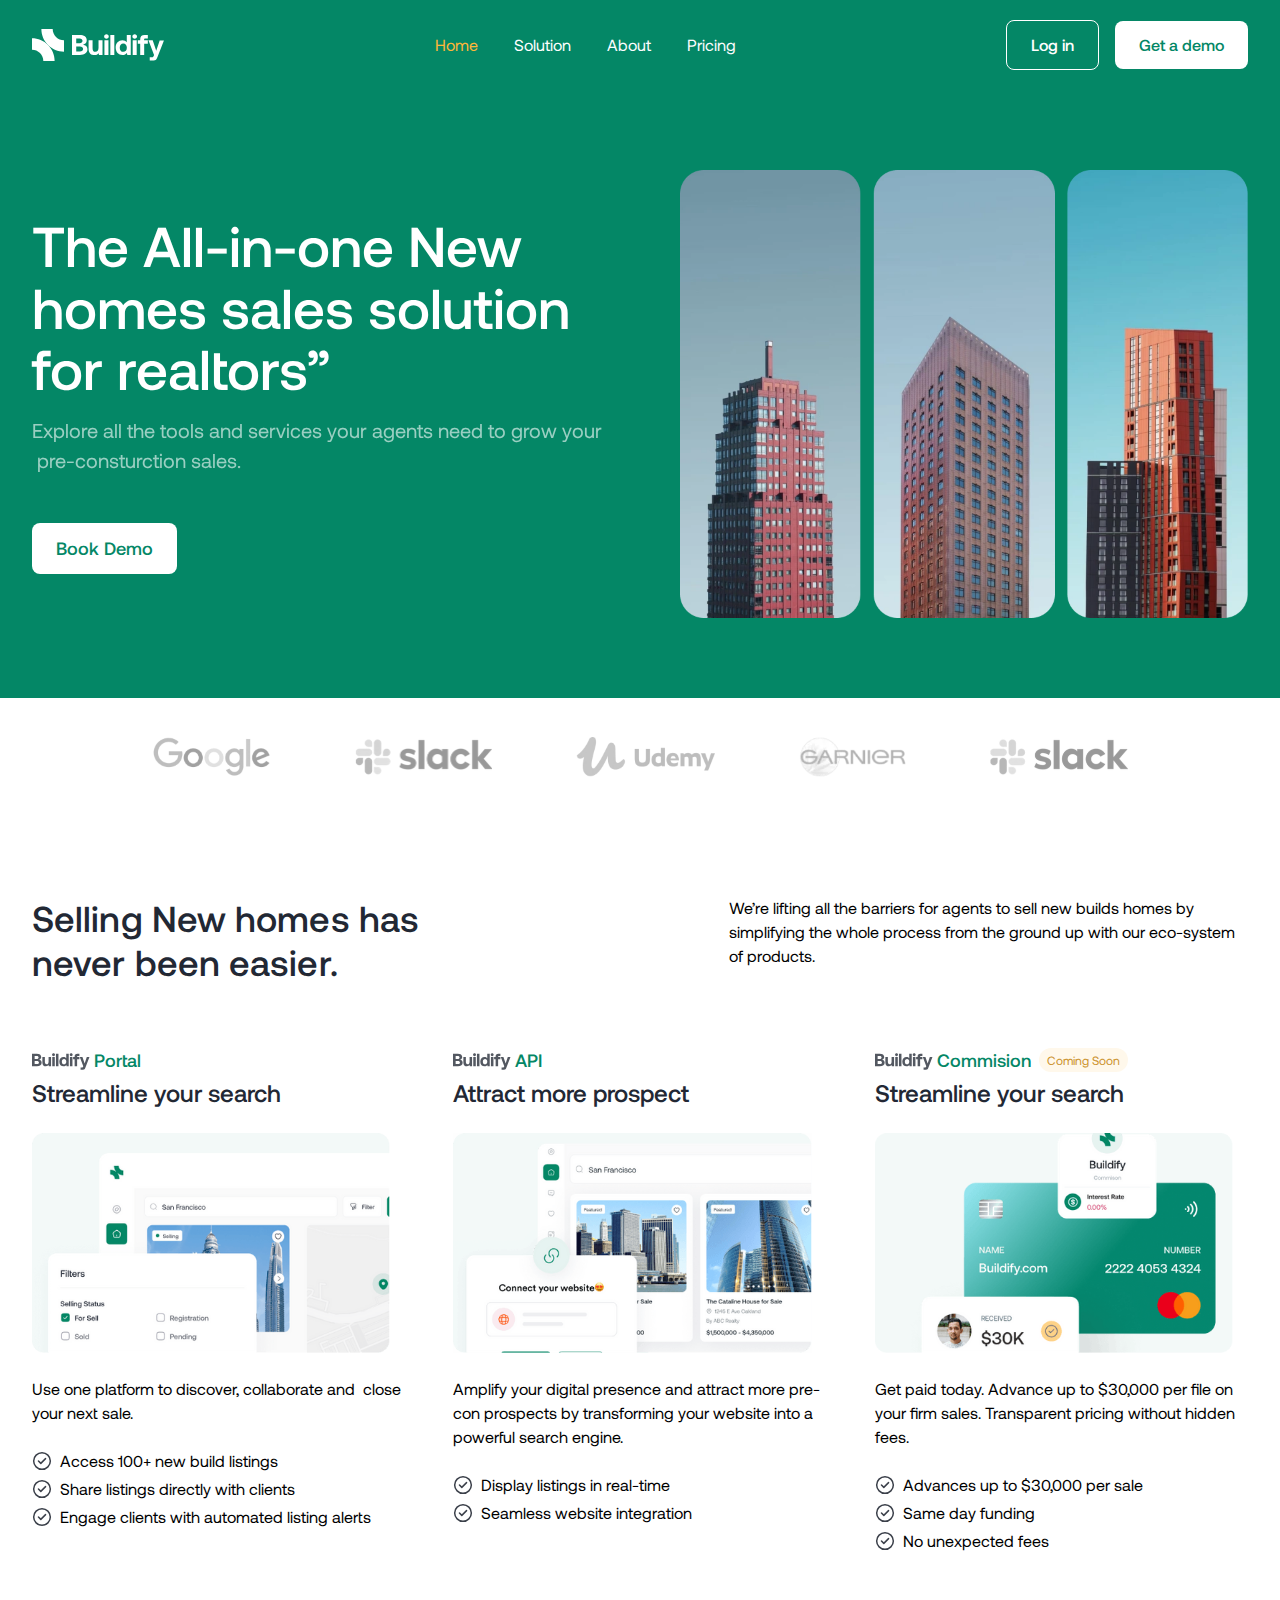
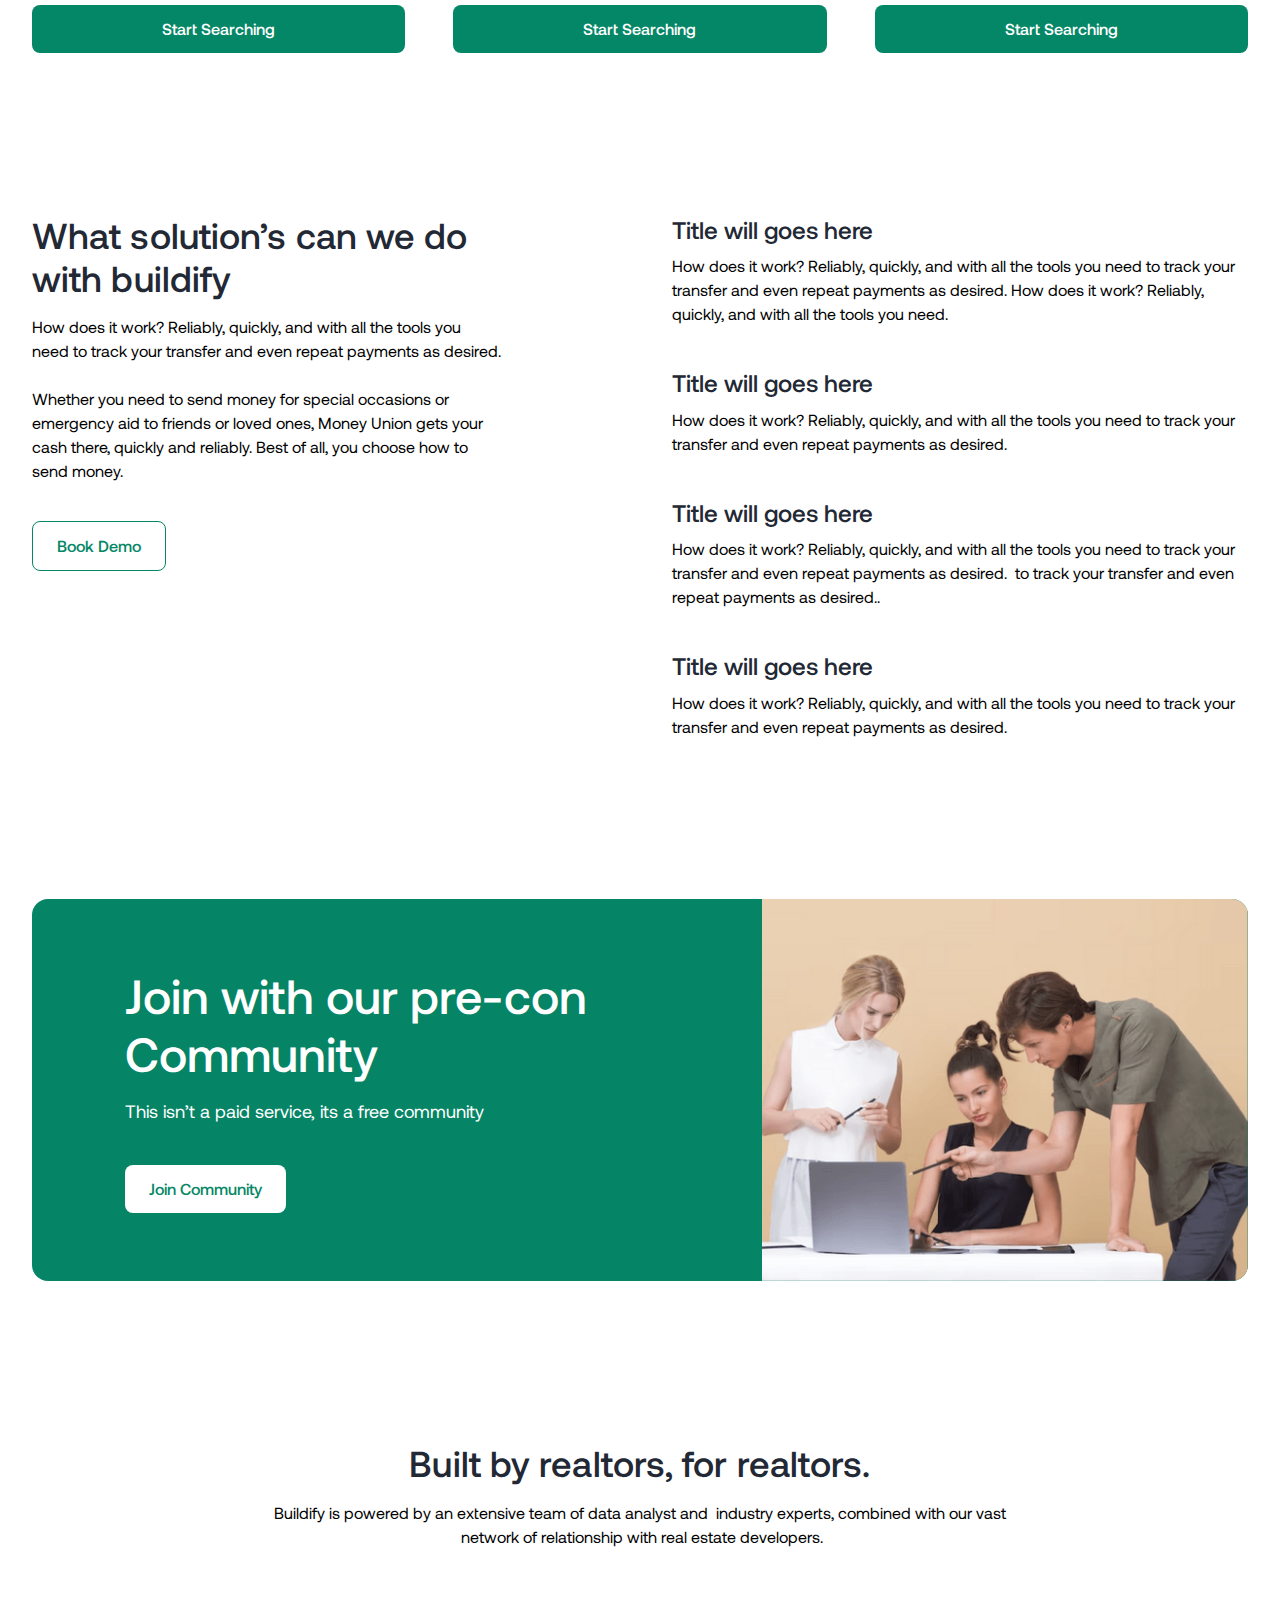
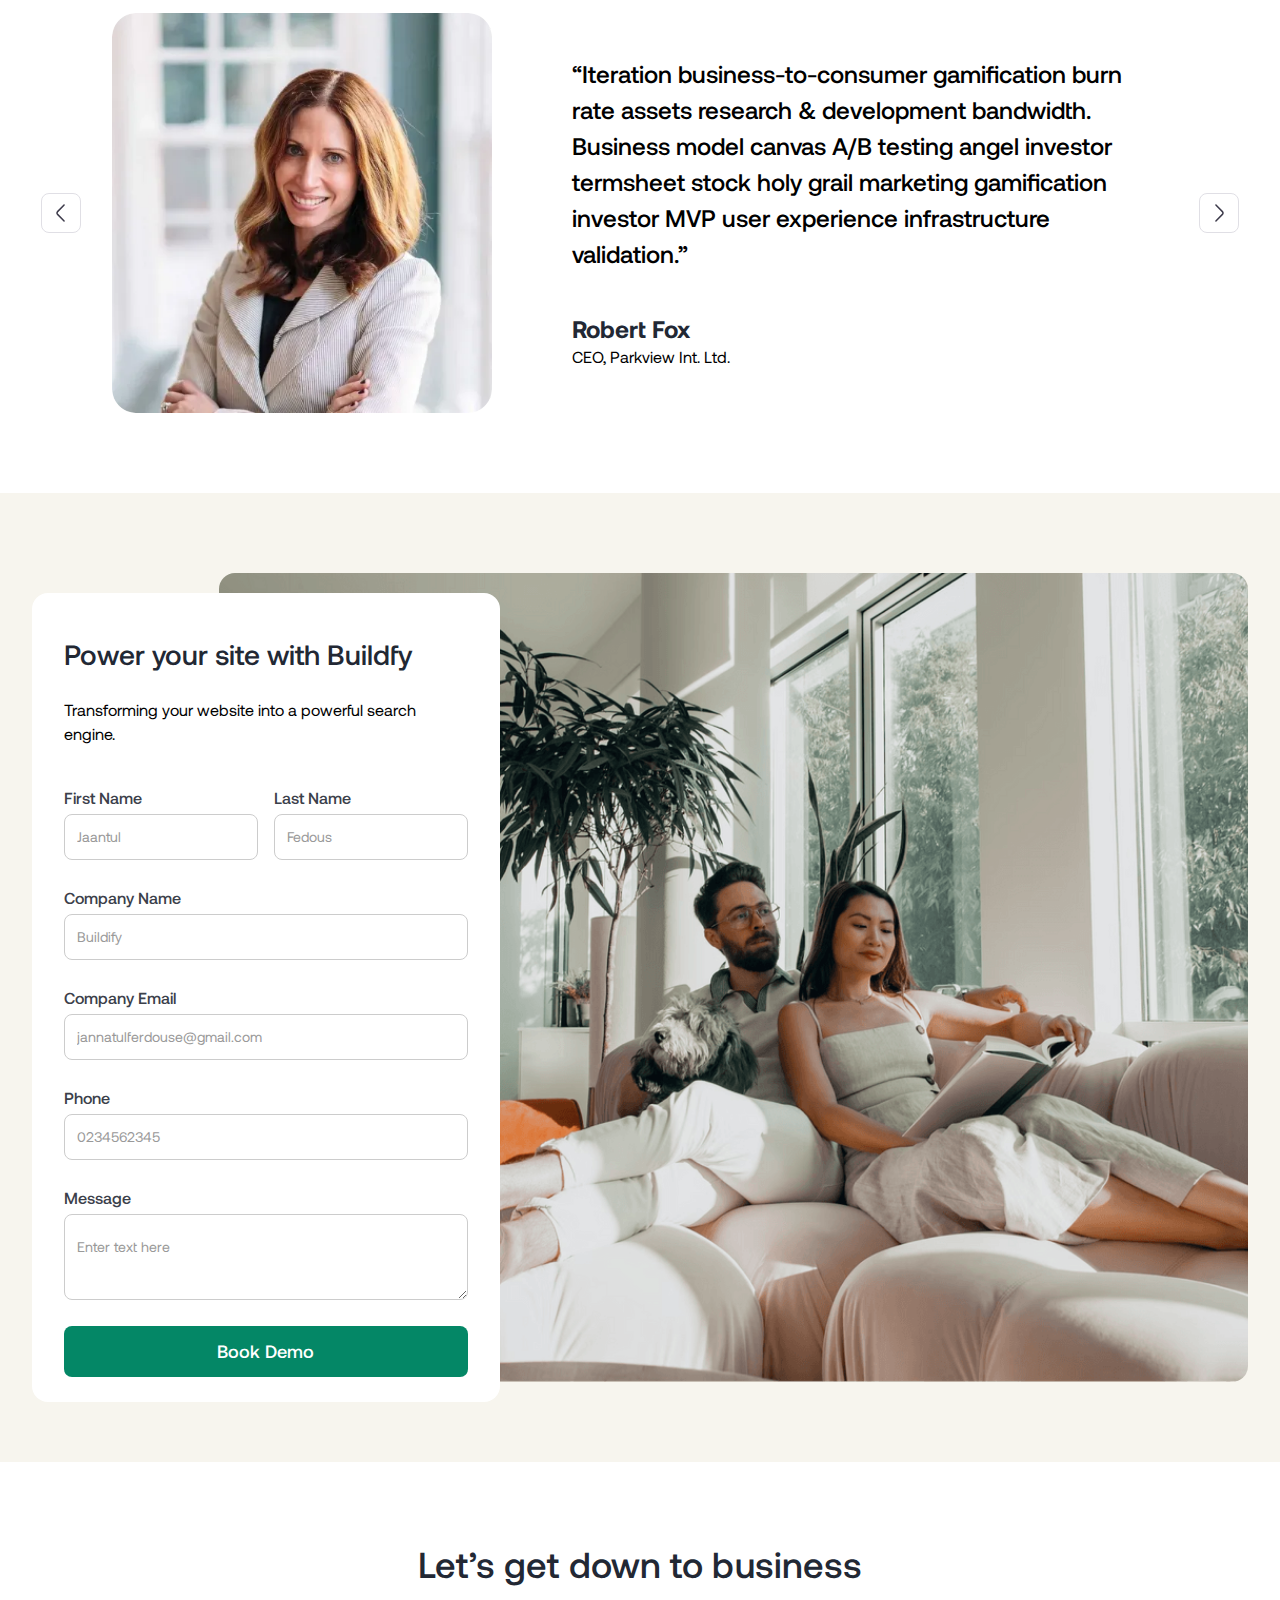
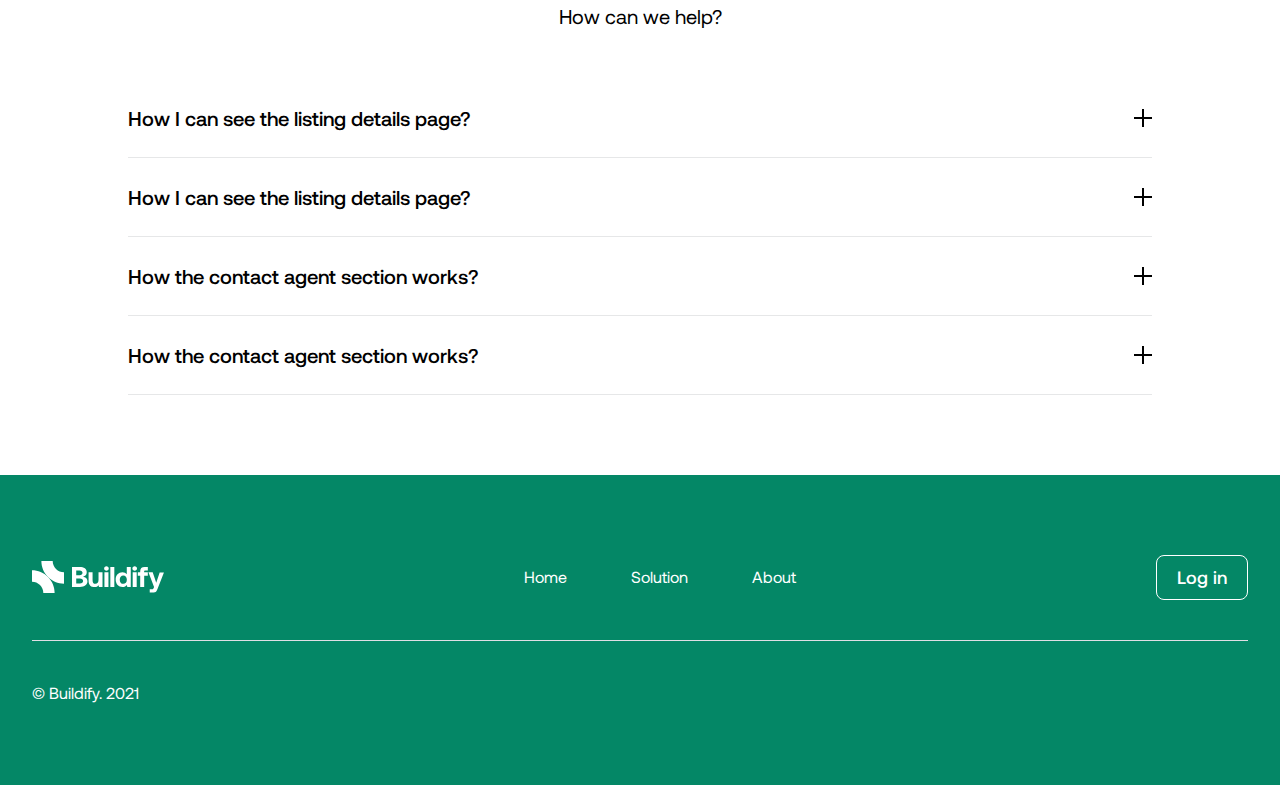
<file: index.html>
<!DOCTYPE html><!--  This site was created in Webflow. https://www.webflow.com  -->
<!--  Last Published: Sat May 27 2023 02:22:44 GMT+0000 (Coordinated Universal Time)  -->
<html data-wf-page="631e2ffdd44a43749c9f73f7" data-wf-site="631e2ffdd44a4340129f73f2">
<head>
  <meta charset="utf-8">
  <title>Buildify</title>
  <meta content="width=device-width, initial-scale=1" name="viewport">
  <meta content="Webflow" name="generator">
  <link href="css/normalize.css" rel="stylesheet" type="text/css">
  <link href="css/webflow.css" rel="stylesheet" type="text/css">
  <link href="css/buildify-io.webflow.css" rel="stylesheet" type="text/css">
  <script type="text/javascript">!function(o,c){var n=c.documentElement,t=" w-mod-";n.className+=t+"js",("ontouchstart"in o||o.DocumentTouch&&c instanceof DocumentTouch)&&(n.className+=t+"touch")}(window,document);</script>
  <link href="images/favicon.png" rel="shortcut icon" type="image/x-icon">
  <link href="images/webclip.png" rel="apple-touch-icon">
</head>
<body>
  <div class="page-wrapper">
    <main class="main-wrapper">
      <div class="nav-section">
        <div class="padding-section-small">
          <div class="container-large">
            <div class="nav-section-inner-wrapper">
              <a href="index.html" aria-current="page" class="w-inline-block w--current"><img src="images/Logo-2.png" loading="lazy" alt="" class="mobile-nav-logo"><img src="images/Logo-White.svg" loading="lazy" alt="" class="pc-nav-logo"></a>
              <div class="nav-links-wrapper">
                <a href="index.html" aria-current="page" class="nav-link w--current">Home</a>
                <div data-hover="true" data-delay="0" class="w-dropdown">
                  <div class="dropdown-toggle w-dropdown-toggle">
                    <div class="nav-toogle-icon w-icon-dropdown-toggle"></div>
                    <div>Solution</div>
                  </div>
                  <nav class="dropdown-list w-dropdown-list">
                    <a href="portal.html" class="link-block w-inline-block">
                      <p class="nav-link-hover">Bulidify Portal</p>
                      <p class="text-size-small text-style-muted">Take control of your sales process, power yourself with data, and engage with more prospects, all from one.</p>
                    </a>
                    <a href="api.html" class="w-inline-block">
                      <p class="nav-link-hover">Bulidify API</p>
                      <p class="text-size-small text-style-muted">Take control of your sales process, power yourself with data, and engage with more prospects, all from one.</p>
                    </a>
                    <a href="commission.html" class="w-inline-block">
                      <p class="nav-link-hover">Bulidify Commision</p>
                      <p class="text-size-small text-style-muted">Take control of your sales process, power yourself with data, and engage with more prospects, all from one.</p>
                    </a>
                  </nav>
                </div>
                <a href="#" class="nav-link">About</a>
                <a href="pricing.html" class="nav-link">Pricing</a>
              </div>
              <div class="button-group nav-section">
                <a href="#" class="button is-white is-secondary is-16 w-button">Log in</a>
                <a href="#" class="button is-white is-16 w-button">Get a demo</a>
              </div>
              <a data-w-id="ab199857-9291-cc00-e3b1-6e569cf23839" href="#" class="nav-mobile-menu-btn w-inline-block"><img src="images/menu.svg" loading="lazy" alt=""></a>
              <div class="nav-mobile-menu-wrapper">
                <div class="nav-menu-top-wrapper"><img src="images/Logo-3.png" loading="lazy" width="Auto" alt=""><img src="images/close-circle.svg" loading="lazy" data-w-id="ab199857-9291-cc00-e3b1-6e569cf2383e" alt="" class="image"></div>
                <div class="nav-menu-bottom-wrapper">
                  <ul role="list" class="w-list-unstyled">
                    <li class="nav-mobile-menu-list-item">
                      <a href="index.html" aria-current="page" class="nav-mobile-menu-links w--current">Home</a>
                    </li>
                    <li class="nav-mobile-menu-list-item dropdown">
                      <div data-w-id="ab199857-9291-cc00-e3b1-6e569cf23845" class="nav-menu-drowdowm-btn">
                        <a href="#" class="nav-mobile-menu-links">Solution</a><img src="images/arrow-down.svg" loading="lazy" alt="" class="nav-menu-down-arrow">
                      </div>
                      <div class="nav-menu-mobile-inner-wrapper">
                        <a href="portal.html" class="link-block nav-menu-mobile w-inline-block">
                          <p>Bulidify Portal</p>
                          <p class="text-size-small text-style-muted">Take control of your sales process, power yourself with data, and engage with more prospects, all from one.</p>
                        </a>
                        <a href="api.html" class="link-block nav-menu-mobile w-inline-block">
                          <p>Bulidify API</p>
                          <p class="text-size-small text-style-muted">Take control of your sales process, power yourself with data, and engage with more prospects, all from one.</p>
                        </a>
                        <a href="commission.html" class="link-block nav-menu-mobile w-inline-block">
                          <p>Bulidify Commision</p>
                          <p class="text-size-small text-style-muted">Take control of your sales process, power yourself with data, and engage with more prospects, all from one.</p>
                        </a>
                      </div>
                    </li>
                    <li class="nav-mobile-menu-list-item">
                      <a href="#" class="nav-mobile-menu-links">About</a>
                    </li>
                    <li class="nav-mobile-menu-list-item">
                      <a href="pricing.html" class="nav-mobile-menu-links">Pricing</a>
                    </li>
                  </ul>
                </div>
                <div class="mobile-nav-button-pad">
                  <div class="button-group nav-section mobile">
                    <a href="#" class="button is-16 w-button">Log in</a>
                    <a href="#" class="button is-secondary is-16 w-button">Get a demo</a>
                  </div>
                </div>
              </div>
            </div>
          </div>
        </div>
      </div>
      <section class="section-hero">
        <div class="padding-section-medium">
          <div class="container-large">
            <div class="hero-grid-2-cols">
              <div id="w-node-d1ae47ec-e347-5944-2c75-d6ab85d5f232-9c9f73f7" class="grid-left-box grid-center-v">
                <h1 class="text-color-white">The All-in-one New homes sales solution for realtors”</h1>
                <p class="text-size-medium text-color-white text-style-muted margin-small margin-top">Explore all the tools and services your agents need to grow your  pre-consturction sales.</p>
                <a href="#" class="button is-white margin-large margin-top w-button">Book Demo</a>
              </div>
              <div id="w-node-b30bfdb9-42ae-32b1-4b4f-36c64669b295-9c9f73f7" class="grid-right-box">
                <div class="hero-img-wrapper"><img src="images/hero-img-1.webp" loading="lazy" alt="" class="hero-img"><img src="images/hero-img-2.webp" loading="lazy" alt="" class="hero-img"><img src="images/hero-img-3.webp" loading="lazy" alt="" class="hero-img"></div>
              </div>
            </div>
          </div>
        </div>
      </section>
      <section class="section-logos">
        <div class="padding-section-small logo">
          <div class="container-medium">
            <div class="logos-wrapper"><img src="images/icon-sec-1.webp" loading="lazy" alt="" class="logo-img margin-medium margin-horizontal"><img src="images/icon-sec-2.webp" loading="lazy" alt="" class="logo-img margin-medium margin-horizontal"><img src="images/icon-sec-3.webp" loading="lazy" alt="" class="logo-img margin-medium margin-horizontal"><img src="images/icon-sec-4.webp" loading="lazy" alt="" class="logo-img margin-medium margin-horizontal"><img src="images/icon-sec-5.webp" loading="lazy" alt="" class="logo-img margin-medium margin-horizontal"></div>
          </div>
        </div>
      </section>
      <section class="section-home-3-card">
        <div class="padding-section-medium">
          <div class="container-large">
            <div class="heading-3col-grid">
              <div id="w-node-cccc9905-2517-9ea0-bb72-83504e557467-9c9f73f7">
                <h2 class="home-custom-heading text-align-center-mobile">Selling New homes has never been easier.</h2>
              </div>
              <div id="w-node-de7b19bf-ef8a-2dcd-7461-6043cf19fea1-9c9f73f7" class="hidden-tablet"></div>
              <div id="w-node-_4d7f3431-44c4-0496-a9a2-d3df62fe9fde-9c9f73f7">
                <p class="text-align-center-mobile">We’re lifting all the barriers for agents to sell new builds homes by simplifying the whole process from the ground up with our eco-system of products.</p>
              </div>
            </div>
            <div class="cards-3col-wrapper">
              <div class="cards-3col-grid margin-xlarge margin-top">
                <div id="w-node-d1a1b9ba-f6cf-2e1b-020c-951c3b18302e-9c9f73f7" class="card-outter-wrapper">
                  <div class="flex"><img src="images/buildify-card-logo.svg" loading="lazy" alt="" class="margin-xxsmall margin-right">
                    <p class="text-color-green text-size-18">Portal</p>
                  </div>
                  <h4 class="margin-tiny margin-top">Streamline your search</h4>
                  <div class="card-inner-wrapper"><img src="images/Group-1000002885.png" loading="lazy" sizes="(max-width: 479px) 100vw, (max-width: 767px) 89vw, 28vw" srcset="images/Group-1000002885-p-500.png 500w, images/Group-1000002885.png 538w" alt="" class="margin-medium margin-top">
                    <p class="margin-medium margin-top">Use one platform to discover, collaborate and  close your next sale.</p>
                    <ul role="list" class="padding-medium padding-vertical margin-medium margin-bottom w-list-unstyled">
                      <li class="flex"><img src="images/tick-circle.svg" loading="lazy" alt="">
                        <p class="margin-xsmall margin-left">Access 100+ new build listings</p>
                      </li>
                      <li class="flex"><img src="images/tick-circle.svg" loading="lazy" alt="">
                        <p class="margin-xsmall margin-left">Share listings directly with clients</p>
                      </li>
                      <li class="flex"><img src="images/tick-circle.svg" loading="lazy" alt="">
                        <p class="margin-xsmall margin-left">Engage clients with automated listing alerts</p>
                      </li>
                    </ul>
                  </div>
                  <a href="portal.html" class="button is-full is-16 top-auto w-button">Start Searching</a>
                </div>
                <div id="w-node-_67e488e4-8afa-b67b-25d0-f2292be37de7-9c9f73f7" class="card-outter-wrapper">
                  <div class="flex"><img src="images/buildify-card-logo.svg" loading="lazy" alt="" class="margin-xxsmall margin-right">
                    <p class="text-color-green text-size-18">API</p>
                  </div>
                  <h4 class="margin-tiny margin-top">Attract more prospect</h4>
                  <div class="card-inner-wrapper"><img src="images/Group-1000002886.png" loading="lazy" sizes="(max-width: 479px) 100vw, (max-width: 767px) 89vw, 28vw" srcset="images/Group-1000002886-p-500.png 500w, images/Group-1000002886.png 538w" alt="" class="margin-medium margin-top">
                    <p class="margin-medium margin-top">Amplify your digital presence and attract more pre-con prospects by transforming your website into a powerful search engine.</p>
                    <ul role="list" class="padding-medium padding-vertical margin-medium margin-bottom w-list-unstyled">
                      <li class="flex"><img src="images/tick-circle.svg" loading="lazy" alt="">
                        <p class="margin-xsmall margin-left">Display listings in real-time</p>
                      </li>
                      <li class="flex"><img src="images/tick-circle.svg" loading="lazy" alt="">
                        <p class="margin-xsmall margin-left">Seamless website integration</p>
                      </li>
                    </ul>
                  </div>
                  <a href="api.html" class="button is-full is-16 top-auto w-button">Start Searching</a>
                </div>
                <div id="w-node-_0c3022e4-a506-7816-7d43-5343e2e15127-9c9f73f7" class="card-outter-wrapper">
                  <div class="flex"><img src="images/buildify-card-logo.svg" loading="lazy" alt="" class="margin-xxsmall margin-right">
                    <p class="text-color-green text-size-18">Commision</p>
                    <p class="comming-soon-tag">Coming Soon</p>
                  </div>
                  <h4 class="margin-tiny margin-top">Streamline your search</h4>
                  <div class="card-inner-wrapper"><img src="images/Group-1000002887.png" loading="lazy" sizes="(max-width: 479px) 100vw, (max-width: 767px) 89vw, 28vw" srcset="images/Group-1000002887-p-500.png 500w, images/Group-1000002887.png 538w" alt="" class="margin-medium margin-top">
                    <p class="margin-medium margin-top">Get paid today. Advance up to $30,000 per file on your firm sales. Transparent pricing without hidden fees.</p>
                    <ul role="list" class="padding-medium padding-vertical margin-medium margin-bottom w-list-unstyled">
                      <li class="flex"><img src="images/tick-circle.svg" loading="lazy" alt="">
                        <p class="margin-xsmall margin-left">Advances up to $30,000 per sale</p>
                      </li>
                      <li class="flex"><img src="images/tick-circle.svg" loading="lazy" alt="">
                        <p class="margin-xsmall margin-left">Same day funding</p>
                      </li>
                      <li class="flex"><img src="images/tick-circle.svg" loading="lazy" alt="">
                        <p class="margin-xsmall margin-left">No unexpected fees</p>
                      </li>
                    </ul>
                  </div>
                  <a href="commission.html" class="button is-full is-16 top-auto w-button">Start Searching</a>
                </div>
              </div>
            </div>
          </div>
        </div>
      </section>
      <section class="section-features">
        <div class="padding-section-medium">
          <div class="container-large">
            <div class="grid-2-cols">
              <div id="w-node-_56f24e6c-9193-08b5-378c-7c45ff5e0da3-9c9f73f7" class="max-width-469">
                <h2>What solution’s can we do with buildify</h2>
                <p id="w-node-_99f5f623-c7da-5cc5-fa7d-67326d162e58-9c9f73f7" class="margin-small margin-top">How does it work? Reliably, quickly, and with all the tools you need to track your transfer and even repeat payments as desired.<br><br>Whether you need to send money for special occasions or emergency aid to friends or loved ones, Money Union gets your cash there, quickly and reliably. Best of all, you choose how to send money.</p>
                <a href="#" class="button is-secondary is-16 margin-38 margin-top w-button">Book Demo</a>
              </div>
              <div id="w-node-_0d01d49e-8307-0729-4384-d1c20d07b050-9c9f73f7">
                <div id="w-node-_5d381666-e21e-880c-99f9-3edca9bbf4bb-9c9f73f7">
                  <h4>Title will goes here</h4>
                  <p class="margin-xsmall margin-top">How does it work? Reliably, quickly, and with all the tools you need to track your transfer and even repeat payments as desired. How does it work? Reliably, quickly, and with all the tools you need.</p>
                </div>
                <div class="margin-40 margin-top">
                  <h4>Title will goes here</h4>
                  <p class="margin-xsmall margin-top">How does it work? Reliably, quickly, and with all the tools you need to track your transfer and even repeat payments as desired.</p>
                </div>
                <div class="margin-40 margin-top">
                  <h4>Title will goes here</h4>
                  <p class="margin-xsmall margin-top">How does it work? Reliably, quickly, and with all the tools you need to track your transfer and even repeat payments as desired.  to track your transfer and even repeat payments as desired..</p>
                  <div class="margin-40 margin-top">
                    <h4>Title will goes here</h4>
                    <p class="margin-xsmall margin-top">How does it work? Reliably, quickly, and with all the tools you need to track your transfer and even repeat payments as desired.</p>
                  </div>
                </div>
              </div>
            </div>
          </div>
        </div>
      </section>
      <section class="section-community">
        <div class="padding-section-medium">
          <div class="container-large">
            <div class="community-wrapper">
              <div class="community-grid">
                <div id="w-node-_6c6615a3-236a-9fd7-ca06-755fc0e7d7d7-9c9f73f7" class="community-grid-left-box">
                  <h2 class="heading-style-h2 text-color-white margin-small margin-bottom">Join with our pre-con Community</h2>
                  <p class="text-size-18 text-color-white margin-40 margin-bottom">This isn’t a paid service, its a free community</p>
                  <a href="#" class="button is-white is-16 w-button">Join Community</a>
                </div>
                <div id="w-node-_6445132d-925a-53d1-fd46-e3a476f5caed-9c9f73f7" class="community-grid-right-box"><img src="images/Rectangle-4790.png" loading="lazy" sizes="(max-width: 479px) 100vw, (max-width: 767px) 92vw, (max-width: 991px) 47vw, 37vw" srcset="images/Rectangle-4790-p-500.png 500w, images/Rectangle-4790.png 704w" alt="" class="community-grid-img"></div>
              </div>
            </div>
          </div>
        </div>
      </section>
      <section class="section-testimonials">
        <div class="padding-section-medium">
          <div class="container-large">
            <h2 class="text-align-center padding-small padding-bottom">Built by realtors, for realtors.</h2>
            <p class="max-width-large text-align-center margin-horizontal auto">Buildify is powered by an extensive team of data analyst and  industry experts, combined with our vast  network of relationship with real estate developers.</p>
            <div data-delay="4000" data-animation="slide" class="slider margin-xlarge margin-top w-slider" data-autoplay="false" data-easing="ease" data-hide-arrows="false" data-disable-swipe="false" data-autoplay-limit="0" data-nav-spacing="3" data-duration="500" data-infinite="true">
              <div class="w-slider-mask">
                <div class="w-slide">
                  <div class="slide-wrapper">
                    <div class="testimonial-grid">
                      <div id="w-node-_89aa53a3-6611-7d1c-cbd5-eda91d636027-1d63601b" class="testimonial-left-box"><img src="images/testimonial-person.webp" loading="lazy" sizes="(max-width: 767px) 80px, 380px" srcset="images/testimonial-person-p-500.webp 500w, images/testimonial-person.webp 570w" alt="" class="testimonial-img"></div>
                      <div id="w-node-_89aa53a3-6611-7d1c-cbd5-eda91d636029-1d63601b" class="testimonial-right-box">
                        <p class="testimonial-text">“Iteration business-to-consumer gamification burn rate assets research &amp; development bandwidth. Business model canvas A/B testing angel investor termsheet stock holy grail marketing gamification investor MVP user experience infrastructure validation.”</p>
                        <h4 class="text-weight-bold margin-40 margin-top margin-20-mobile text-align-center-mobile">Robert Fox</h4>
                        <p>CEO, Parkview Int. Ltd.</p>
                      </div>
                    </div>
                  </div>
                </div>
                <div class="w-slide">
                  <div class="slide-wrapper">
                    <div class="testimonial-grid">
                      <div id="w-node-_89aa53a3-6611-7d1c-cbd5-eda91d636033-1d63601b"><img src="images/testimonial-person.webp" loading="lazy" sizes="(max-width: 767px) 80px, 380px" srcset="images/testimonial-person-p-500.webp 500w, images/testimonial-person.webp 570w" alt="" class="testimonial-img"></div>
                      <div id="w-node-_89aa53a3-6611-7d1c-cbd5-eda91d636035-1d63601b" class="testimonial-right-box">
                        <p class="testimonial-text">“Iteration business-to-consumer gamification burn rate assets research &amp; development bandwidth. Business model canvas A/B testing angel investor termsheet stock holy grail marketing gamification investor MVP user experience infrastructure validation.”</p>
                        <h4 class="text-weight-bold margin-40 margin-top">Robert Fox</h4>
                        <p>CEO, Parkview Int. Ltd.</p>
                      </div>
                    </div>
                  </div>
                </div>
              </div>
              <div class="left-arrow w-slider-arrow-left"><img src="images/Button.svg" loading="lazy" alt="" class="left-arrow-img"></div>
              <div class="right-arrow w-slider-arrow-right"><img src="images/Button.svg" loading="lazy" alt=""></div>
              <div class="slide-nav w-slider-nav w-round"></div>
            </div>
          </div>
        </div>
      </section>
      <section id="section-forms" class="section-form">
        <div class="padding-section-medium">
          <div class="container-large">
            <div class="form-grid">
              <div id="w-node-_40842a1e-bf6d-aa57-0e88-adcdaeeda210-9c9f73f7" class="form-grid-left-box">
                <div class="form-wrapper">
                  <div class="form-block w-form">
                    <form id="email-form" name="email-form" data-name="Email Form" method="get" class="form">
                      <h4 class="heading-style-h4 margin-xsmall margin-bottom">Power your site with Buildfy</h4>
                      <p class="margin-medium margin-bottom">Transforming your website into a powerful search engine.</p>
                      <div class="form-flex">
                        <div class="name-field-wrapper"><label for="First-Name">First Name</label><input type="text" class="text-field w-input" maxlength="256" name="First-Name" data-name="First Name" placeholder="Jaantul" id="First-Name"></div>
                        <div class="name-field-wrapper"><label for="Last-Name">Last Name</label><input type="text" class="text-field w-input" maxlength="256" name="Last-Name" data-name="Last Name" placeholder="Fedous" id="Last-Name"></div>
                      </div>
                      <div><label for="Company-Name">Company Name</label><input type="text" class="text-field w-input" maxlength="256" name="Company-Name" data-name="Company Name" placeholder="Buildify" id="Company-Name" required=""></div>
                      <div><label for="Company-Email">Company Email</label><input type="email" class="text-field w-input" maxlength="256" name="Company-Email" data-name="Company Email" placeholder="jannatulferdouse@gmail.com" id="Company-Email" required=""></div>
                      <div><label for="Phone">Phone</label><input type="tel" class="text-field w-input" maxlength="256" name="Phone" data-name="Phone" placeholder="0234562345" id="Phone" required=""></div>
                      <div><label for="Message">Message</label><textarea placeholder="Enter text here" maxlength="5000" id="Message" name="Message" data-name="Message" class="text-field w-input"></textarea></div><input type="submit" value="Book Demo" data-wait="Please wait..." class="button is-full margin-auto-top w-button">
                    </form>
                    <div class="success-message w-form-done"><img src="images/Group.png" loading="lazy" alt="" class="success-message-icon">
                      <div class="success-message-text-box"><span class="success-message-big-text">Your message has been successfully sent</span><br>Expect a reply in 2-3 business days</div>
                      <a href="index.html" aria-current="page" class="button is-16 margin-medium margin-top w-button w--current">Ok</a>
                    </div>
                    <div class="error-message w-form-fail">
                      <div>Oops! Something went wrong while submitting the form.</div>
                    </div>
                  </div>
                </div>
              </div>
              <div id="w-node-_40842a1e-bf6d-aa57-0e88-adcdaeeda23e-9c9f73f7" class="form-grid-right-box"><img src="images/image-2669.png" srcset="images/image-2669-p-500.png 500w, images/image-2669-p-800.png 800w, images/image-2669-p-1080.png 1080w, images/image-2669.png 1456w" width="1120" sizes="(max-width: 991px) 100vw, 1027.9947509765625px" alt="" class="form-img"></div>
            </div>
          </div>
        </div>
      </section>
      <section class="section-faq">
        <div class="padding-section-medium">
          <div class="container-large">
            <h2 class="text-align-center margin-small margin-bottom">Let’s get down to business</h2>
            <p class="text-size-medium text-align-center">How can we help?</p>
            <div class="container-medium">
              <div class="faq-outer-wrapper">
                <div class="faq-wrapper">
                  <div data-w-id="0d6fb2fa-8fd0-7b28-9ae5-9debddc35758" class="faq-question-wrapper">
                    <p class="text-size-medium text-weight-medium">How I can see the listing details page?</p>
                    <div class="faq-icon-wrapper">
                      <div class="faq-line-v"></div>
                      <div class="faq-line-h"></div>
                    </div>
                  </div>
                  <div style="height:0px" class="faq-answer-wrapper">
                    <p class="faq-answer">&quot;You want to build a one page website fully customisable without coding skills ? Get a try to the new #nocode tools @dorik_io an amazing mix of webflow and carrd. &quot;You want to build a one page website fully customisable without coding skills ? Get a try to the new #nocode tools @dorik_io an amazing mix of webflow and carrd.</p>
                  </div>
                </div>
                <div class="faq-wrapper">
                  <div data-w-id="6bb46c44-3da7-3f1c-186a-9b17a6fe7584" class="faq-question-wrapper">
                    <p class="text-size-medium text-weight-medium">How I can see the listing details page?</p>
                    <div class="faq-icon-wrapper">
                      <div class="faq-line-v"></div>
                      <div class="faq-line-h"></div>
                    </div>
                  </div>
                  <div style="height:0px" class="faq-answer-wrapper">
                    <p class="faq-answer">&quot;You want to build a one page website fully customisable without coding skills ? Get a try to the new #nocode tools @dorik_io an amazing mix of webflow and carrd. &quot;You want to build a one page website fully customisable without coding skills ? Get a try to the new #nocode tools @dorik_io an amazing mix of webflow and carrd.</p>
                  </div>
                </div>
                <div class="faq-wrapper">
                  <div data-w-id="0d6fb2fa-8fd0-7b28-9ae5-9debddc35762" class="faq-question-wrapper">
                    <p class="text-size-medium text-weight-medium">How the contact agent section works?</p>
                    <div class="faq-icon-wrapper">
                      <div class="faq-line-v"></div>
                      <div class="faq-line-h"></div>
                    </div>
                  </div>
                  <div style="height:0px" class="faq-answer-wrapper">
                    <p class="faq-answer">&quot;You want to build a one page website fully customisable without coding skills ? Get a try to the new #nocode tools @dorik_io an amazing mix of webflow and carrd. &quot;You want to build a one page website fully customisable without coding skills ? Get a try to the new #nocode tools @dorik_io an amazing mix of webflow and carrd.</p>
                  </div>
                </div>
                <div class="faq-wrapper">
                  <div data-w-id="37421f25-5b72-3388-7f33-6a7427b5d360" class="faq-question-wrapper">
                    <p class="text-size-medium text-weight-medium">How the contact agent section works?</p>
                    <div class="faq-icon-wrapper">
                      <div class="faq-line-v"></div>
                      <div class="faq-line-h"></div>
                    </div>
                  </div>
                  <div style="height:0px" class="faq-answer-wrapper">
                    <p class="faq-answer">&quot;You want to build a one page website fully customisable without coding skills ? Get a try to the new #nocode tools @dorik_io an amazing mix of webflow and carrd. &quot;You want to build a one page website fully customisable without coding skills ? Get a try to the new #nocode tools @dorik_io an amazing mix of webflow and carrd.</p>
                  </div>
                </div>
              </div>
            </div>
          </div>
        </div>
      </section>
      <footer class="section-footer">
        <div class="padding-section-medium">
          <div class="container-large">
            <div class="footer-upper-wrapper"><img src="images/Logo-White.svg" loading="lazy" alt="">
              <div class="footer-links-wrapper">
                <a href="#" class="text-color-white text-weight-normal">Home</a>
                <div data-hover="true" data-delay="0" class="w-dropdown">
                  <div class="dropdown-toggle w-dropdown-toggle">
                    <div class="nav-toogle-icon w-icon-dropdown-toggle"></div>
                    <div>Solution</div>
                  </div>
                  <div class="dropdown-list footer w-dropdown-list">
                    <a href="portal.html" class="link-block w-inline-block">
                      <p>Bulidify Portal</p>
                      <p class="text-size-small text-style-muted">Take control of your sales process, power yourself with data, and engage with more prospects, all from one.</p>
                    </a>
                    <a href="api.html" class="w-inline-block">
                      <p>Bulidify API</p>
                      <p class="text-size-small text-style-muted">Take control of your sales process, power yourself with data, and engage with more prospects, all from one.</p>
                    </a>
                    <a href="commission.html" class="w-inline-block">
                      <p>Bulidify Commision</p>
                      <p class="text-size-small text-style-muted">Take control of your sales process, power yourself with data, and engage with more prospects, all from one.</p>
                    </a>
                  </div>
                </div>
                <a href="#" class="text-color-white text-weight-normal">About</a>
              </div>
              <a href="#" class="button is-small is-footer w-button">Log in</a>
            </div>
            <div class="footer-down-wrapper">
              <p class="text-color-white">© Buildify. 2021</p>
              <div class="social-icons-wrapper">
                <a href="#" class="w-inline-block"><img src="images/Facebook.svg" loading="lazy" alt=""></a>
                <a href="#" class="w-inline-block"><img src="images/Twitter.svg" loading="lazy" alt=""></a>
                <a href="#" class="w-inline-block"><img src="images/Instagram.svg" loading="lazy" alt=""></a>
              </div>
            </div>
          </div>
        </div>
      </footer>
    </main>
  </div>
  <script src="https://d3e54v103j8qbb.cloudfront.net/js/jquery-3.5.1.min.dc5e7f18c8.js?site=631e2ffdd44a4340129f73f2" type="text/javascript" integrity="sha256-9/aliU8dGd2tb6OSsuzixeV4y/faTqgFtohetphbbj0=" crossorigin="anonymous"></script>
  <script src="js/webflow.js" type="text/javascript"></script>
</body>
</html>
</file>
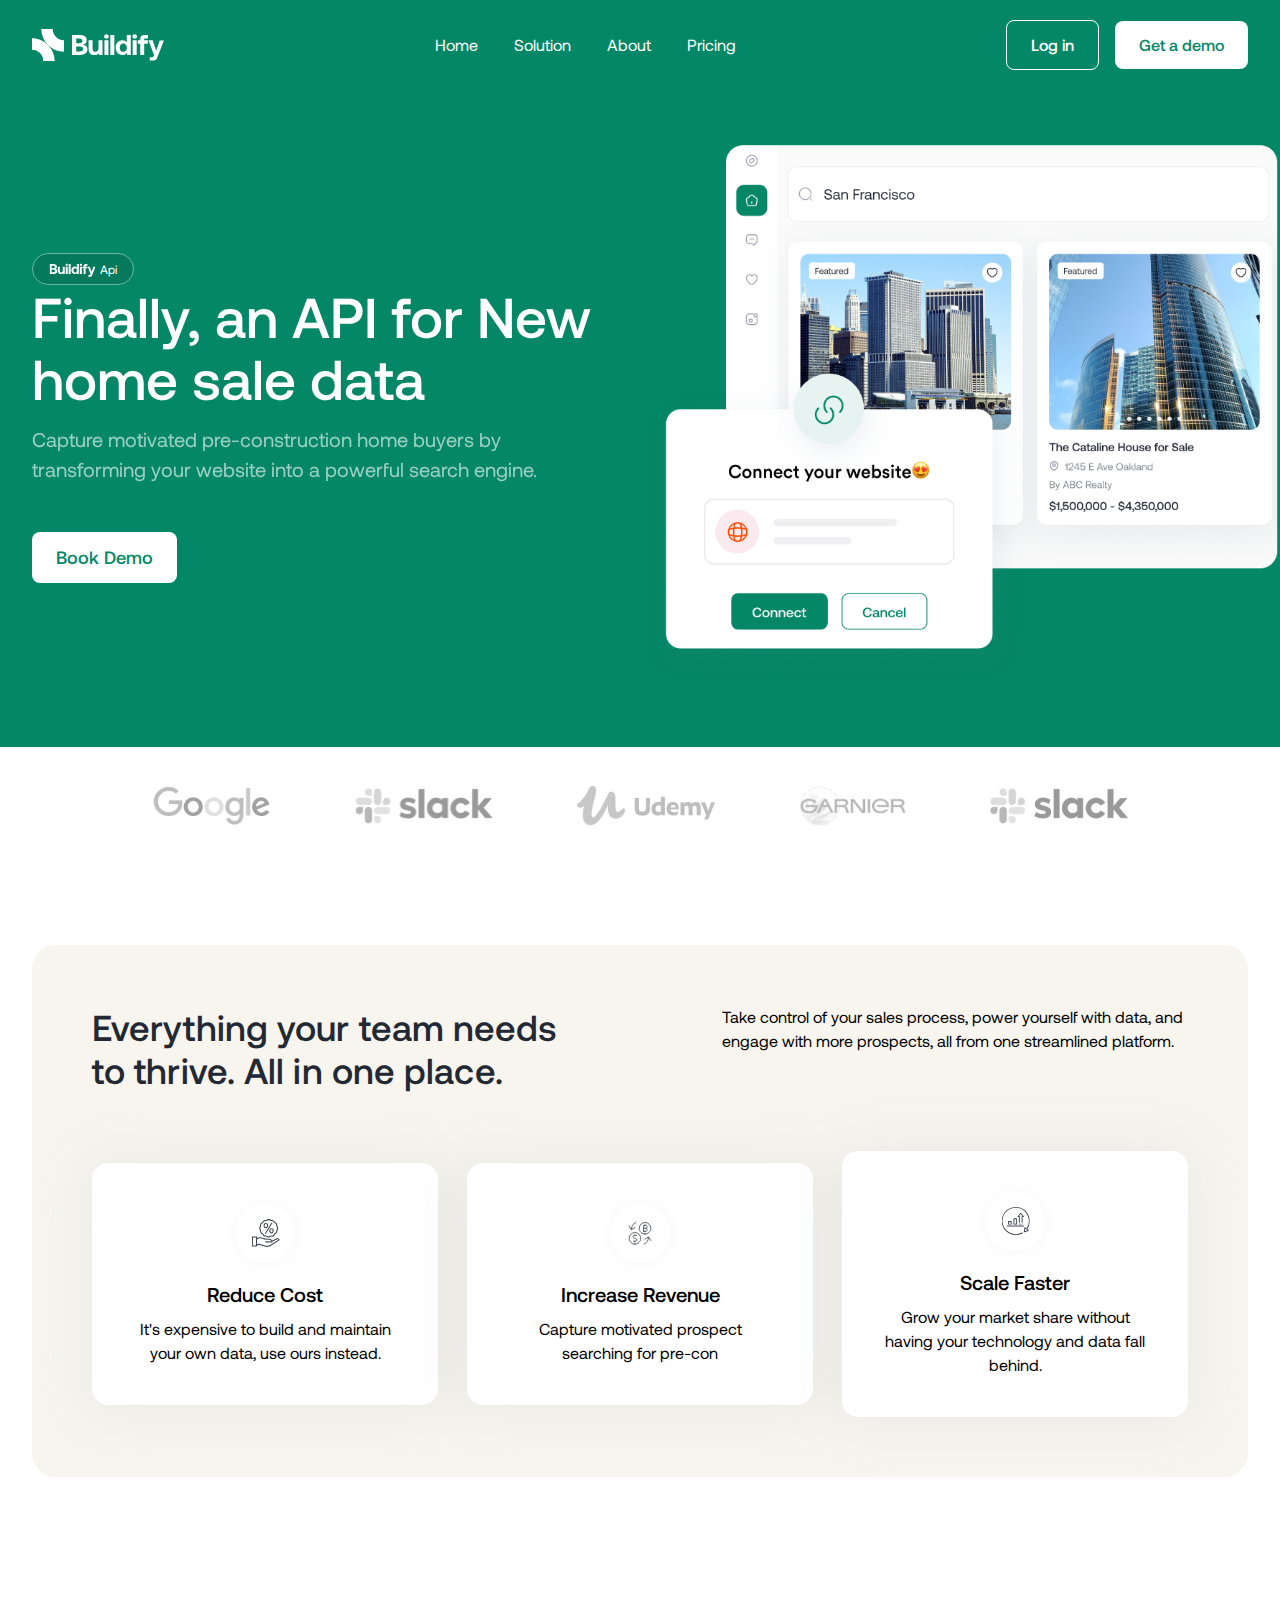
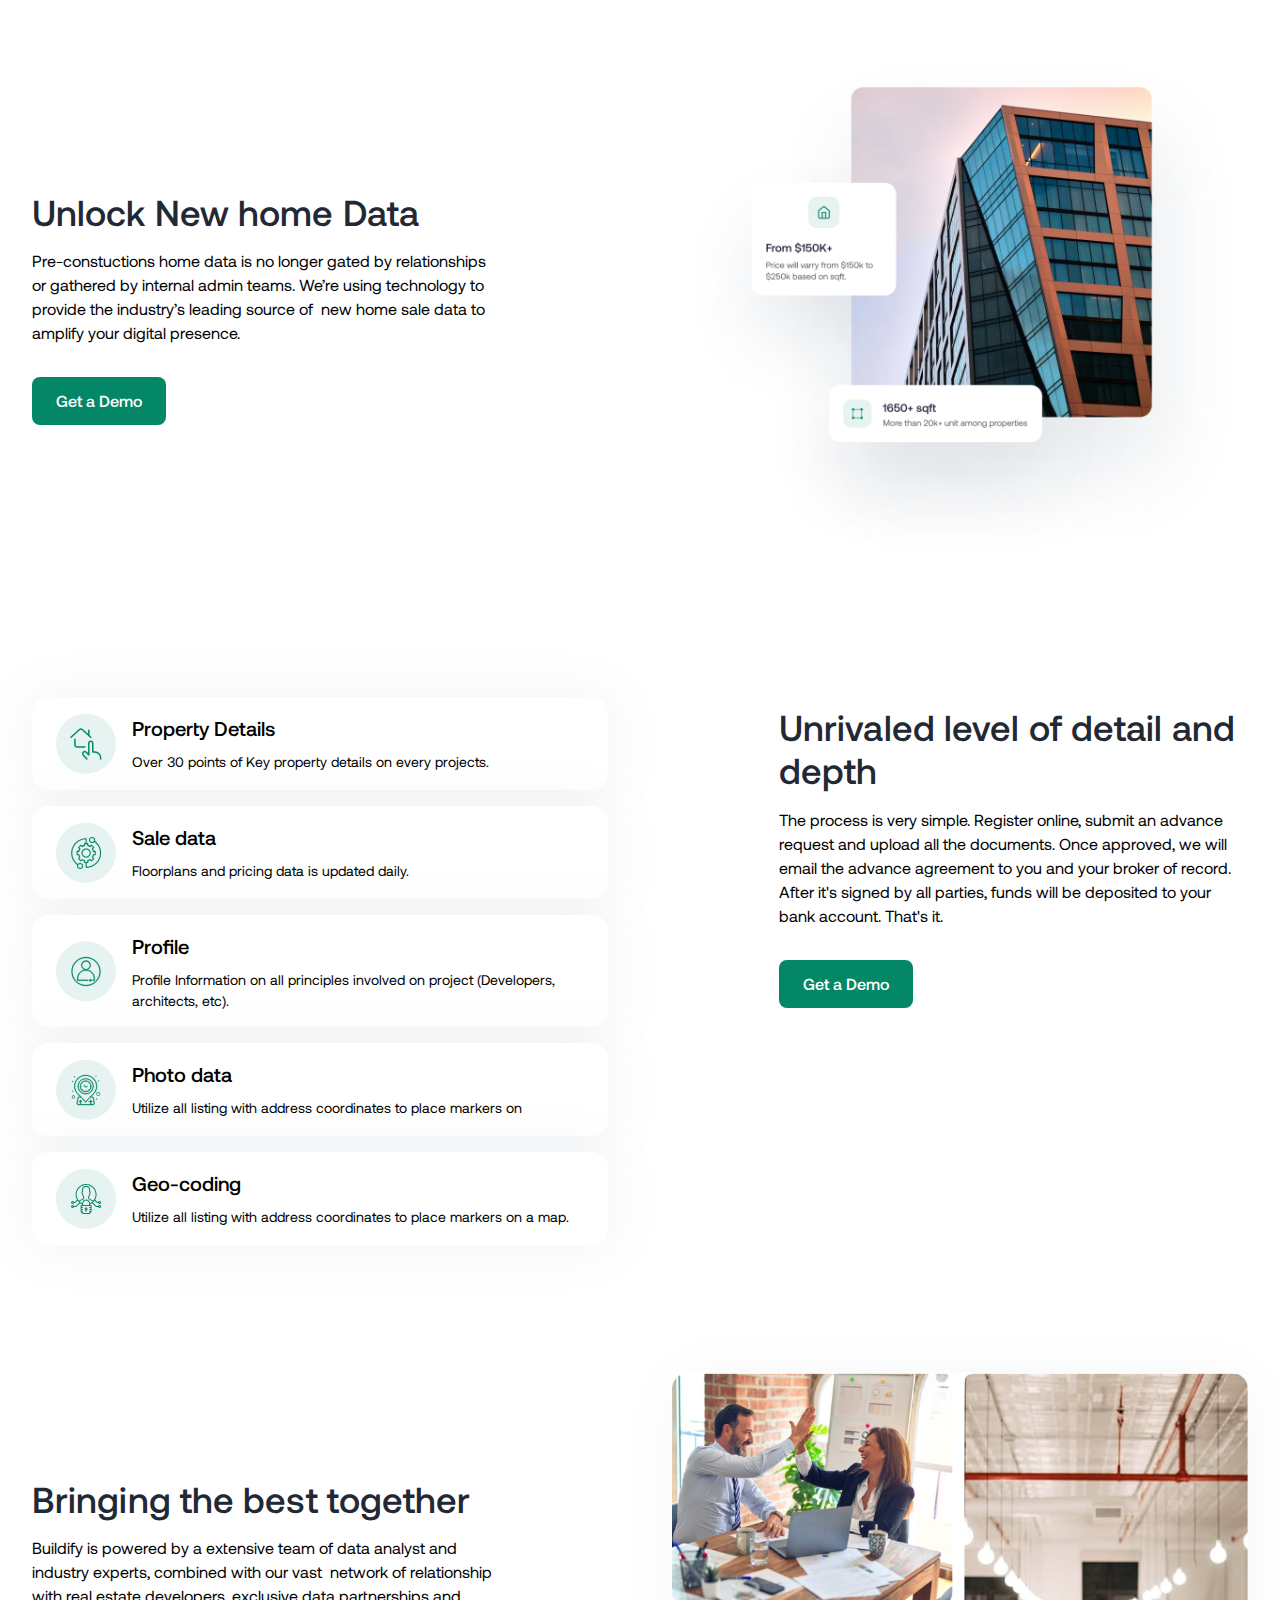
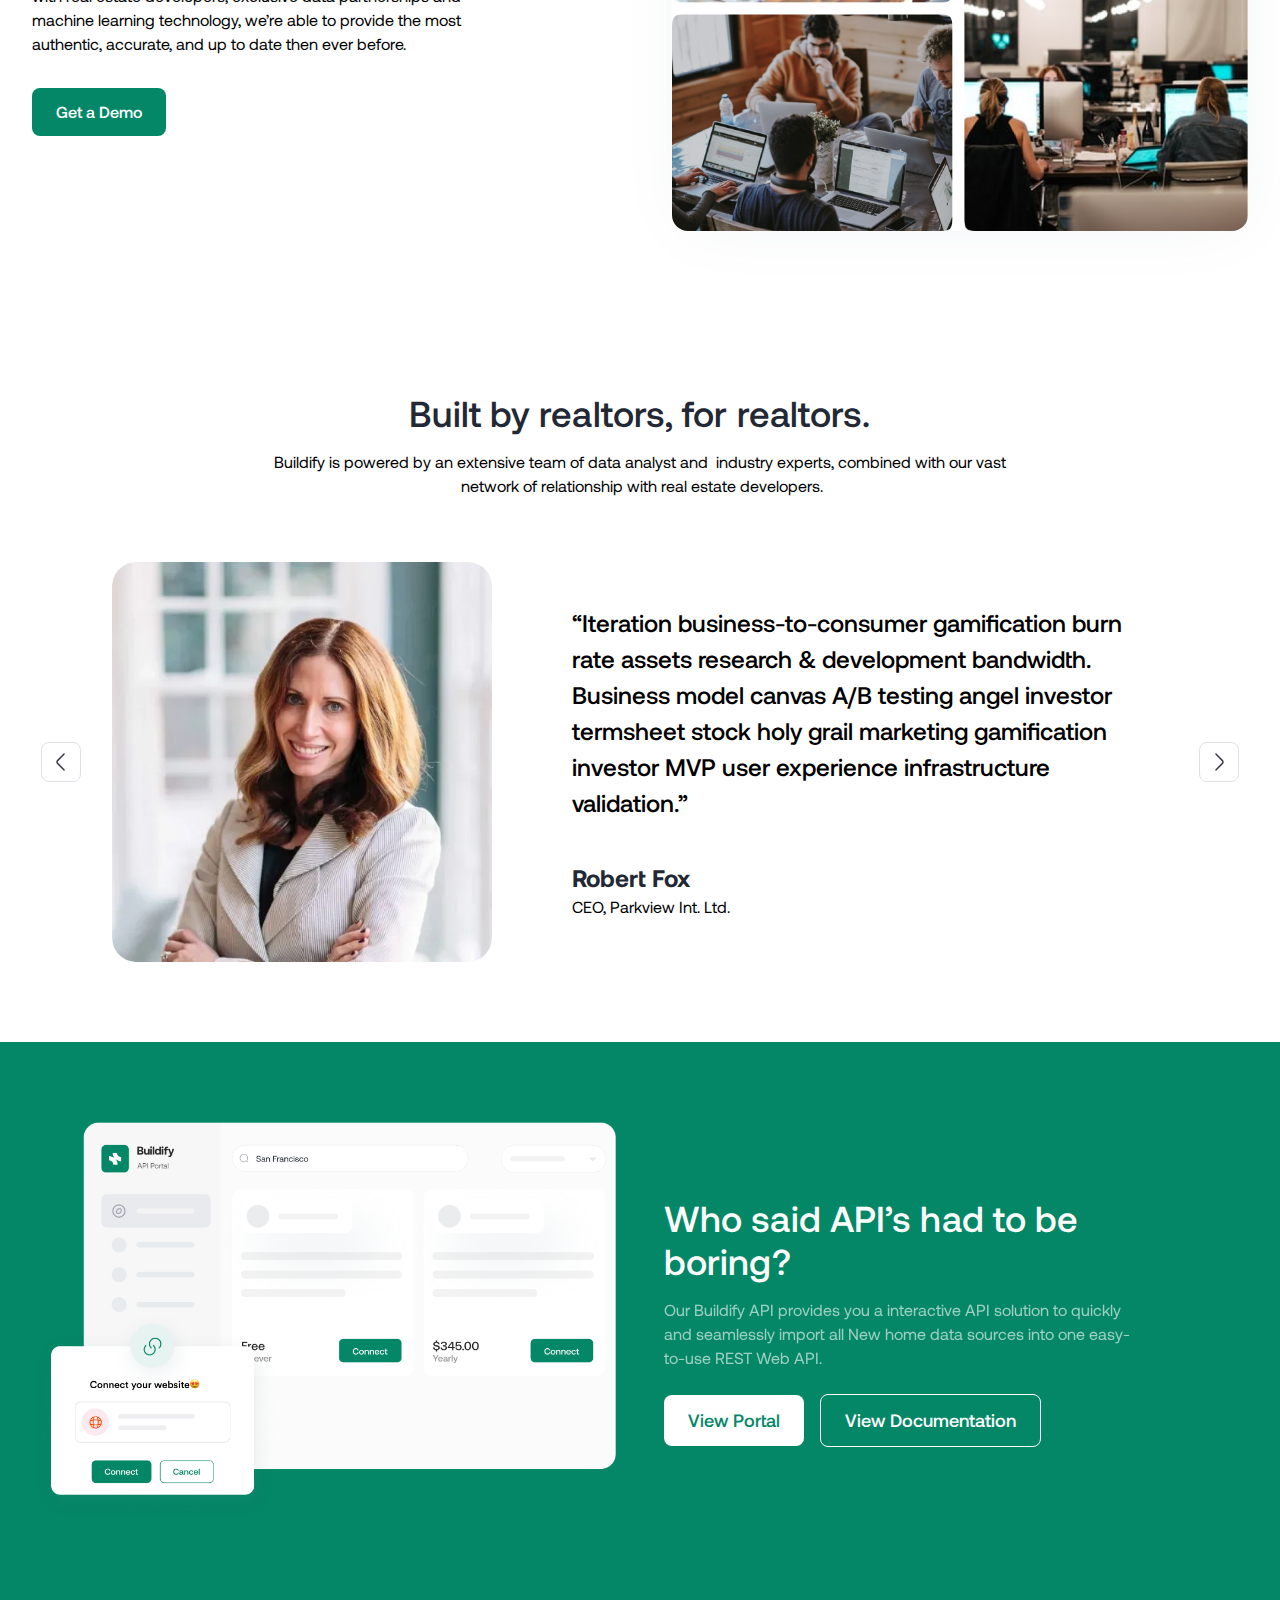
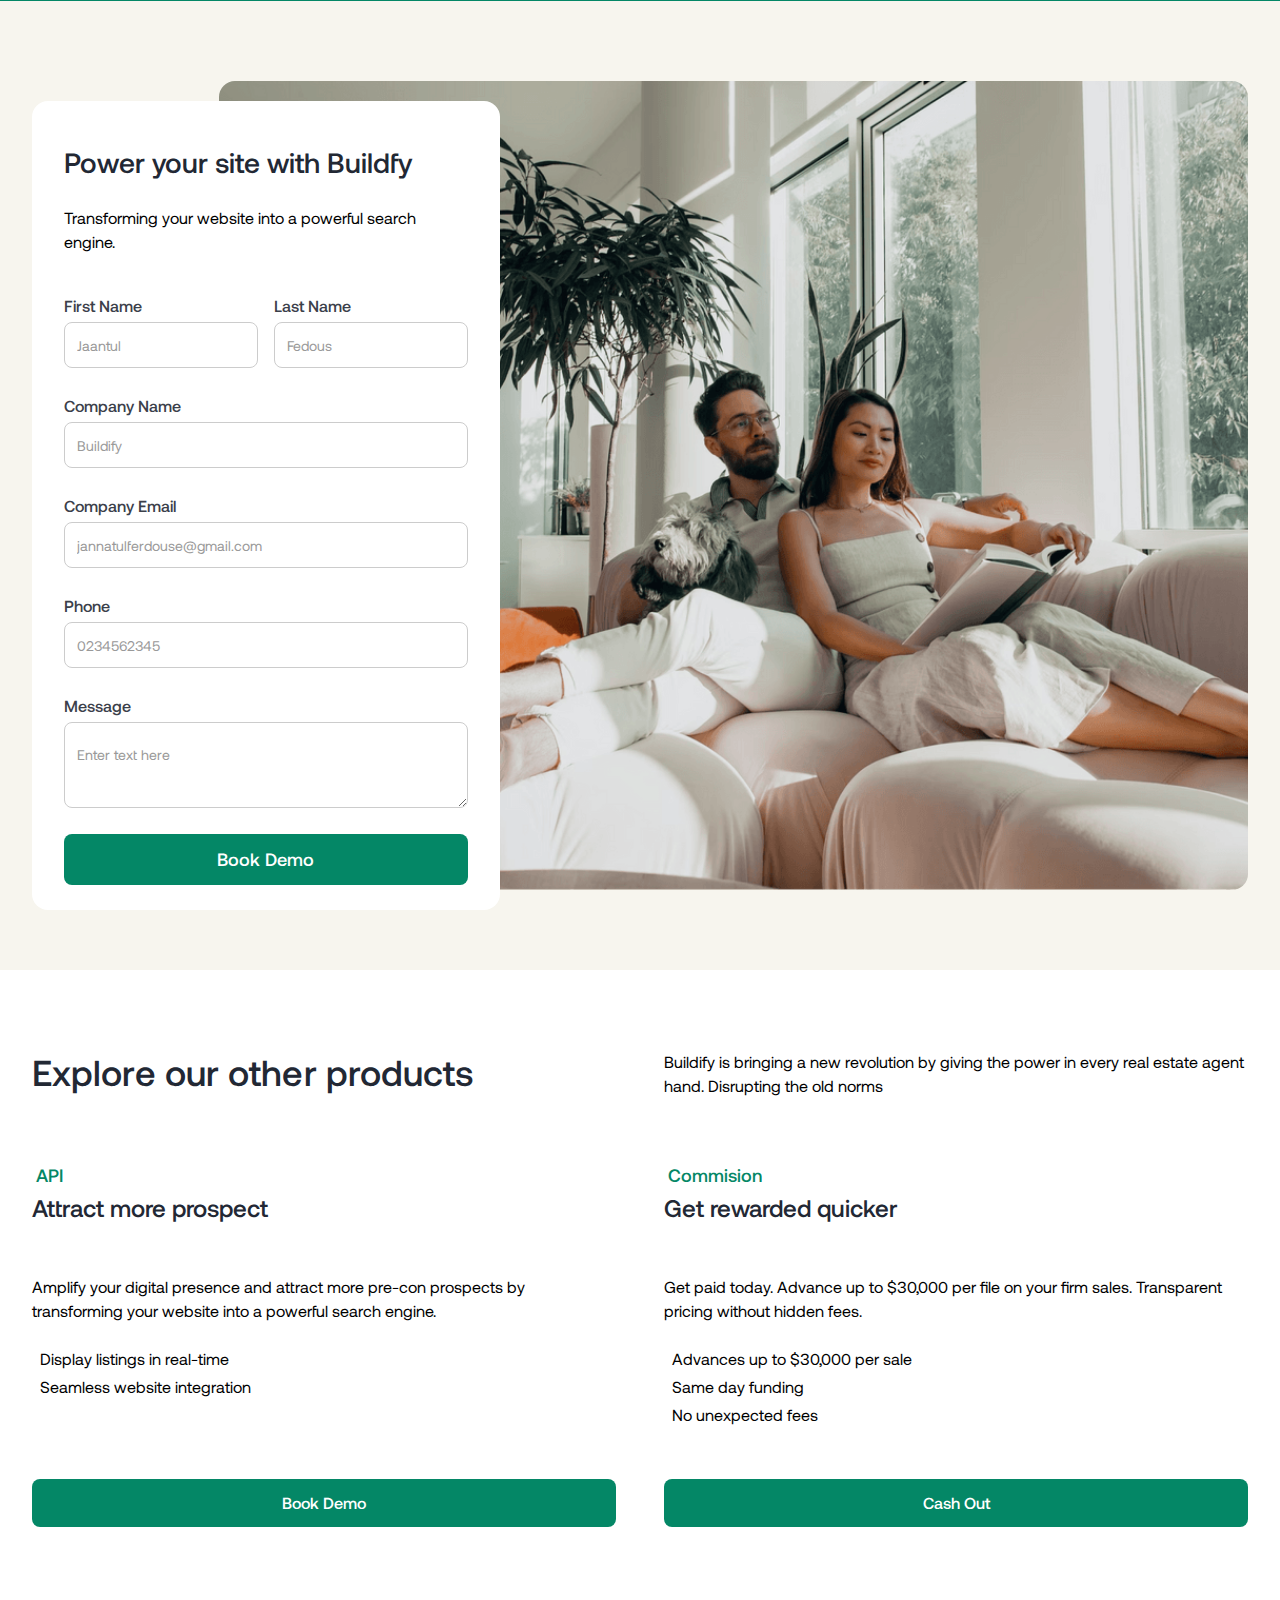
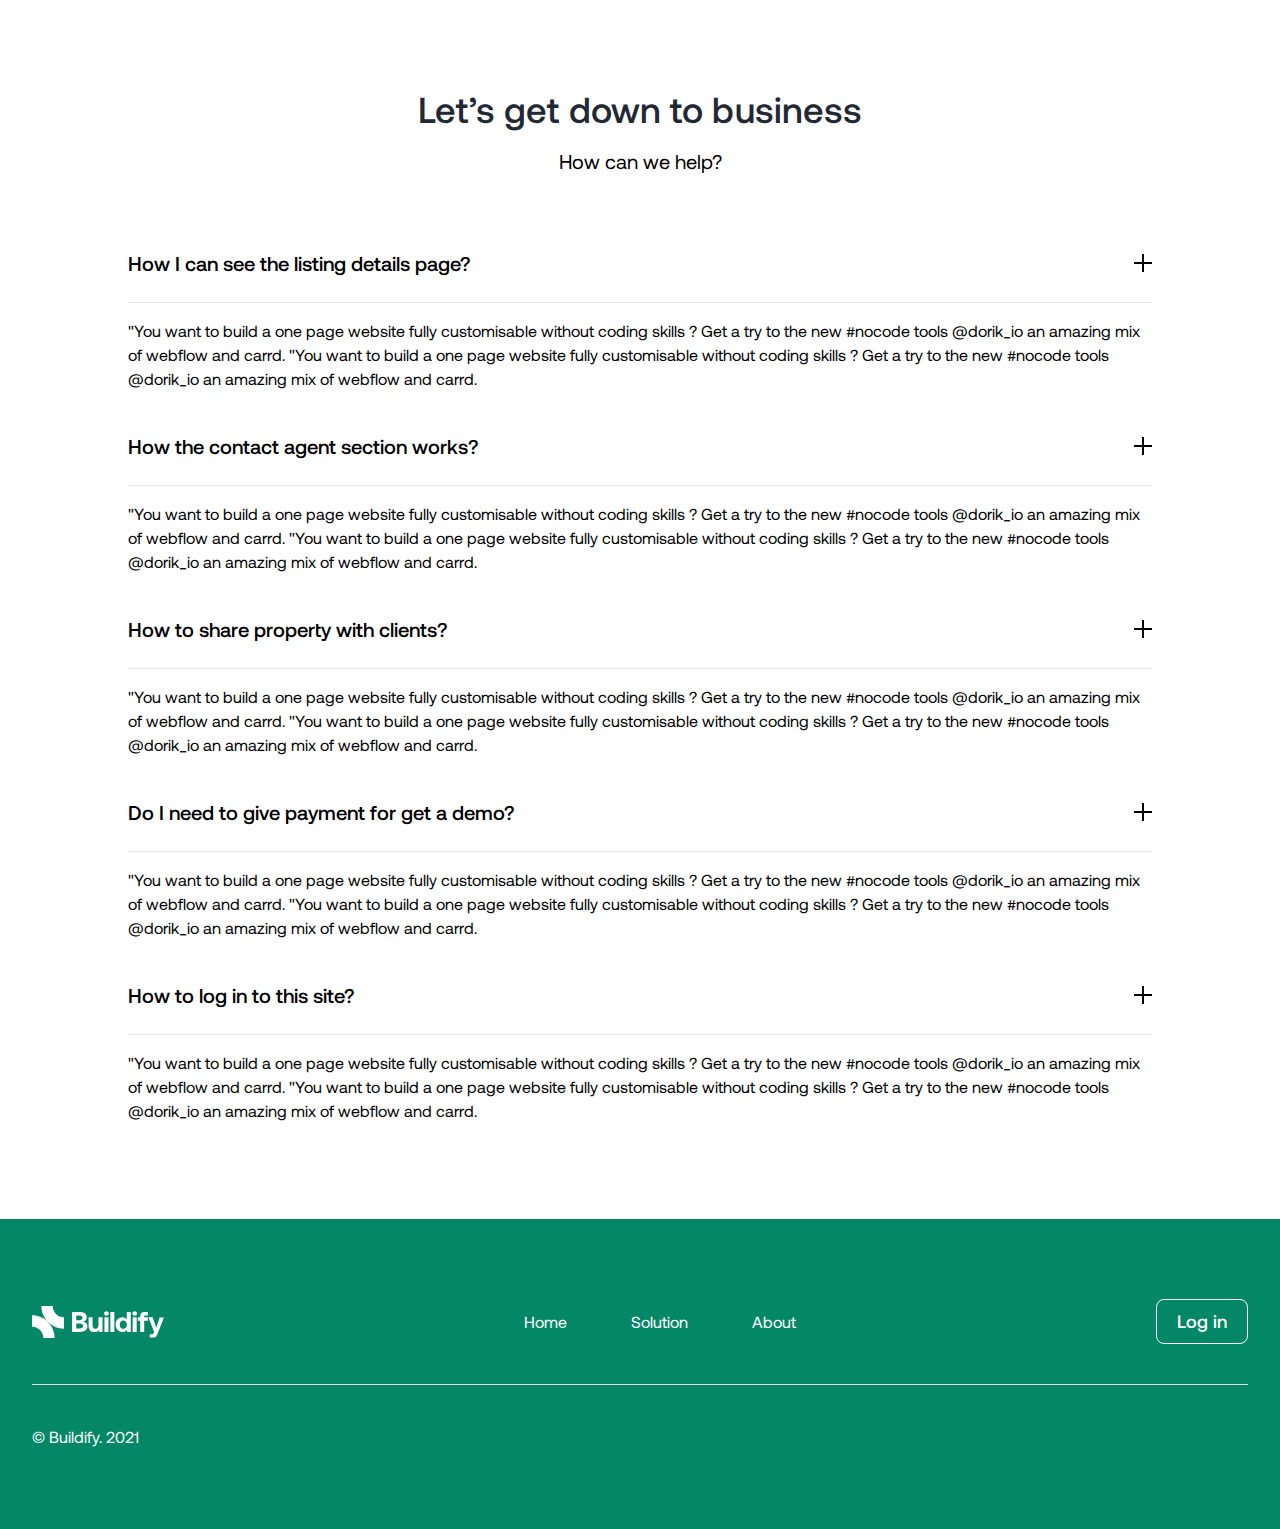
<file: api.html>
<!DOCTYPE html><!--  This site was created in Webflow. https://www.webflow.com  -->
<!--  Last Published: Sat May 27 2023 02:22:44 GMT+0000 (Coordinated Universal Time)  -->
<html data-wf-page="6321e1a429670f37699a6059" data-wf-site="631e2ffdd44a4340129f73f2">
<head>
  <meta charset="utf-8">
  <title>Api</title>
  <meta content="Api" property="og:title">
  <meta content="Api" property="twitter:title">
  <meta content="width=device-width, initial-scale=1" name="viewport">
  <meta content="Webflow" name="generator">
  <link href="css/normalize.css" rel="stylesheet" type="text/css">
  <link href="css/webflow.css" rel="stylesheet" type="text/css">
  <link href="css/buildify-io.webflow.css" rel="stylesheet" type="text/css">
  <script type="text/javascript">!function(o,c){var n=c.documentElement,t=" w-mod-";n.className+=t+"js",("ontouchstart"in o||o.DocumentTouch&&c instanceof DocumentTouch)&&(n.className+=t+"touch")}(window,document);</script>
  <link href="images/favicon.png" rel="shortcut icon" type="image/x-icon">
  <link href="images/webclip.png" rel="apple-touch-icon">
</head>
<body>
  <div class="page-wrapper">
    <div class="main-wrapper">
      <div class="nav-section">
        <div class="padding-section-small">
          <div class="container-large">
            <div class="nav-section-inner-wrapper">
              <a href="index.html" class="w-inline-block"><img src="images/Logo-2.png" loading="lazy" alt="" class="mobile-nav-logo"><img src="images/Logo-White.svg" loading="lazy" alt="" class="pc-nav-logo"></a>
              <div class="nav-links-wrapper">
                <a href="index.html" class="nav-link">Home</a>
                <div data-hover="true" data-delay="0" class="w-dropdown">
                  <div class="dropdown-toggle w-dropdown-toggle">
                    <div class="nav-toogle-icon w-icon-dropdown-toggle"></div>
                    <div>Solution</div>
                  </div>
                  <nav class="dropdown-list w-dropdown-list">
                    <a href="portal.html" class="link-block w-inline-block">
                      <p class="nav-link-hover">Bulidify Portal</p>
                      <p class="text-size-small text-style-muted">Take control of your sales process, power yourself with data, and engage with more prospects, all from one.</p>
                    </a>
                    <a href="api.html" aria-current="page" class="w-inline-block w--current">
                      <p class="nav-link-hover">Bulidify API</p>
                      <p class="text-size-small text-style-muted">Take control of your sales process, power yourself with data, and engage with more prospects, all from one.</p>
                    </a>
                    <a href="commission.html" class="w-inline-block">
                      <p class="nav-link-hover">Bulidify Commision</p>
                      <p class="text-size-small text-style-muted">Take control of your sales process, power yourself with data, and engage with more prospects, all from one.</p>
                    </a>
                  </nav>
                </div>
                <a href="#" class="nav-link">About</a>
                <a href="pricing.html" class="nav-link">Pricing</a>
              </div>
              <div class="button-group nav-section">
                <a href="#" class="button is-white is-secondary is-16 w-button">Log in</a>
                <a href="#" class="button is-white is-16 w-button">Get a demo</a>
              </div>
              <a data-w-id="ab199857-9291-cc00-e3b1-6e569cf23839" href="#" class="nav-mobile-menu-btn w-inline-block"><img src="images/menu.svg" loading="lazy" alt=""></a>
              <div class="nav-mobile-menu-wrapper">
                <div class="nav-menu-top-wrapper"><img src="images/Logo-3.png" loading="lazy" width="Auto" alt=""><img src="images/close-circle.svg" loading="lazy" data-w-id="ab199857-9291-cc00-e3b1-6e569cf2383e" alt="" class="image"></div>
                <div class="nav-menu-bottom-wrapper">
                  <ul role="list" class="w-list-unstyled">
                    <li class="nav-mobile-menu-list-item">
                      <a href="index.html" class="nav-mobile-menu-links">Home</a>
                    </li>
                    <li class="nav-mobile-menu-list-item dropdown">
                      <div data-w-id="ab199857-9291-cc00-e3b1-6e569cf23845" class="nav-menu-drowdowm-btn">
                        <a href="#" class="nav-mobile-menu-links">Solution</a><img src="images/arrow-down.svg" loading="lazy" alt="" class="nav-menu-down-arrow">
                      </div>
                      <div class="nav-menu-mobile-inner-wrapper">
                        <a href="portal.html" class="link-block nav-menu-mobile w-inline-block">
                          <p>Bulidify Portal</p>
                          <p class="text-size-small text-style-muted">Take control of your sales process, power yourself with data, and engage with more prospects, all from one.</p>
                        </a>
                        <a href="api.html" aria-current="page" class="link-block nav-menu-mobile w-inline-block w--current">
                          <p>Bulidify API</p>
                          <p class="text-size-small text-style-muted">Take control of your sales process, power yourself with data, and engage with more prospects, all from one.</p>
                        </a>
                        <a href="commission.html" class="link-block nav-menu-mobile w-inline-block">
                          <p>Bulidify Commision</p>
                          <p class="text-size-small text-style-muted">Take control of your sales process, power yourself with data, and engage with more prospects, all from one.</p>
                        </a>
                      </div>
                    </li>
                    <li class="nav-mobile-menu-list-item">
                      <a href="#" class="nav-mobile-menu-links">About</a>
                    </li>
                    <li class="nav-mobile-menu-list-item">
                      <a href="pricing.html" class="nav-mobile-menu-links">Pricing</a>
                    </li>
                  </ul>
                </div>
                <div class="mobile-nav-button-pad">
                  <div class="button-group nav-section mobile">
                    <a href="#" class="button is-16 w-button">Log in</a>
                    <a href="#" class="button is-secondary is-16 w-button">Get a demo</a>
                  </div>
                </div>
              </div>
            </div>
          </div>
        </div>
      </div>
      <div class="common-section-hero">
        <div class="padding-section-medium">
          <div class="container-large">
            <div class="hero-grid-2-cols">
              <div id="w-node-_2d77bb15-9224-2588-1257-94b9eaa72a99-699a6059" class="grid-left-box grid-center-v portal">
                <div class="tag"><img src="images/Logo-White_1.svg" loading="lazy" alt="">
                  <p class="tag-text">Api</p>
                </div>
                <h1 class="text-color-white text-align-center-mobile">Finally, an API for New home sale data</h1>
                <p class="text-size-medium text-color-white text-style-muted margin-small margin-top text-align-center-mobile">Capture motivated pre-construction home buyers by transforming your website into a powerful search engine.</p>
                <a href="#" class="button is-white margin-large margin-top w-button">Book Demo</a>
              </div>
              <div id="w-node-_2d77bb15-9224-2588-1257-94b9eaa72aa0-699a6059" class="grid-right-box"><img src="images/Image.png" loading="lazy" srcset="images/Image-p-500.png 500w, images/Image-p-800.png 800w, images/Image.png 895w" sizes="100vw" alt="" class="image-scale"></div>
            </div>
          </div>
        </div>
      </div>
      <section class="section-logos">
        <div class="padding-section-small logo">
          <div class="container-medium">
            <div class="logos-wrapper"><img src="images/icon-sec-1.webp" loading="lazy" alt="" class="logo-img margin-medium margin-horizontal"><img src="images/icon-sec-2.webp" loading="lazy" alt="" class="logo-img margin-medium margin-horizontal"><img src="images/icon-sec-3.webp" loading="lazy" alt="" class="logo-img margin-medium margin-horizontal"><img src="images/icon-sec-4.webp" loading="lazy" alt="" class="logo-img margin-medium margin-horizontal"><img src="images/icon-sec-5.webp" loading="lazy" alt="" class="logo-img margin-medium margin-horizontal"></div>
          </div>
        </div>
      </section>
      <section class="section-3-cards">
        <div class="padding-section-medium">
          <div class="container-large">
            <div class="three-cards-outter-wrapper">
              <div class="heading-3col-grid">
                <div id="w-node-_1931f92e-265a-f25d-d7c1-9c2b8aaa5fe0-699a6059">
                  <h2 class="text-align-center-mobile">Everything your team needs to thrive. All in one place.</h2>
                </div>
                <div id="w-node-_1931f92e-265a-f25d-d7c1-9c2b8aaa5fe3-699a6059" class="hidden-tablet"></div>
                <div id="w-node-_1931f92e-265a-f25d-d7c1-9c2b8aaa5fe4-699a6059">
                  <p class="text-align-center-mobile">Take control of your sales process, power yourself with data, and engage with more prospects, all from one streamlined platform.</p>
                </div>
              </div>
              <div class="three-cards-inner-wrapper">
                <div class="three-cards-card">
                  <div class="three-cards-icon-wrapper"><img src="images/Group-1000002690.svg" loading="lazy" alt=""></div>
                  <p class="text-size-medium text-weight-medium text-align-center portal-text">Reduce Cost</p>
                  <p class="text-align-center">It&#x27;s expensive to build and maintain your own data, use ours instead.</p>
                </div>
                <div class="three-cards-card">
                  <div class="three-cards-icon-wrapper"><img src="images/currency-dollar-diamond-1.svg" loading="lazy" alt=""></div>
                  <p class="text-size-medium text-weight-medium text-align-center portal-text">Increase Revenue</p>
                  <p class="text-align-center">Capture motivated prospect searching for pre-con</p>
                </div>
                <div class="three-cards-card">
                  <div class="three-cards-icon-wrapper"><img src="images/noun-fast-growth-4658242-1.svg" loading="lazy" alt=""></div>
                  <p class="text-size-medium text-weight-medium text-align-center portal-text">Scale Faster</p>
                  <p class="text-align-center">Grow your market share without having your technology and data fall behind.</p>
                </div>
              </div>
            </div>
          </div>
        </div>
      </section>
      <div class="section-2-cols">
        <div class="padding-section-medium">
          <div class="container-large">
            <div class="two-cols-grid-wrapper">
              <div class="grid-2-cols margin-xhuge margin-bottom">
                <div id="w-node-_35c94405-21bd-7a10-21b8-5a7fb20919de-699a6059" class="grid-v-align-center">
                  <h2 class="margin-xsmall margin-top">Unlock New home Data</h2>
                  <p class="max-width-469 margin-small margin-top">Pre-constuctions home data is no longer gated by relationships or gathered by internal admin teams. We’re using technology to provide the industry’s leading source of  new home sale data to amplify your digital presence.</p>
                  <a href="#" class="button is-16 margin-custom2 margin-top w-button">Get a Demo</a>
                </div>
                <div id="w-node-_35c94405-21bd-7a10-21b8-5a7fb2091a00-699a6059"><img src="images/Image-1.png" loading="lazy" srcset="images/Image-1-p-500.png 500w, images/Image-1-p-800.png 800w, images/Image-1-p-1080.png 1080w, images/Image-1.png 1226w" sizes="100vw" alt=""></div>
              </div>
              <div class="grid-2-cols margin-xhuge margin-bottom">
                <div id="w-node-_35c94405-21bd-7a10-21b8-5a7fb2091a03-699a6059" class="grid-last">
                  <div class="grid-2-cols-items-wrapper">
                    <div class="grid-2-cols-item"><img src="images/Icon.svg" loading="lazy" alt="" class="grid-2-cols-item-icon">
                      <div>
                        <p class="text-size-medium text-weight-medium">Property Details</p>
                        <p class="text-size-small margin-xsmall margin-top">Over 30 points of Key property details on every projects.</p>
                      </div>
                    </div>
                    <div class="grid-2-cols-item"><img src="images/Icon-1.svg" loading="lazy" alt="">
                      <div>
                        <p class="text-size-medium text-weight-medium">Sale data</p>
                        <p class="text-size-small margin-xsmall margin-top">Floorplans and pricing data is updated daily.</p>
                      </div>
                    </div>
                    <div class="grid-2-cols-item"><img src="images/Icon-2.svg" loading="lazy" alt="">
                      <div>
                        <p class="text-size-medium text-weight-medium">Profile</p>
                        <p class="text-size-small margin-xsmall margin-top">Profile Information on all principles involved on project (Developers, architects, etc).</p>
                      </div>
                    </div>
                    <div class="grid-2-cols-item"><img src="images/Icon-3.svg" loading="lazy" alt="">
                      <div>
                        <p class="text-size-medium text-weight-medium">Photo data</p>
                        <p class="text-size-small margin-xsmall margin-top">Utilize all listing with address coordinates to place markers on</p>
                      </div>
                    </div>
                    <div class="grid-2-cols-item"><img src="images/Icon-4.svg" loading="lazy" alt="">
                      <div>
                        <p class="text-size-medium text-weight-medium">Geo-coding</p>
                        <p class="text-size-small margin-xsmall margin-top">Utilize all listing with address coordinates to place markers on a map.</p>
                      </div>
                    </div>
                  </div>
                </div>
                <div id="w-node-_35c94405-21bd-7a10-21b8-5a7fb2091a05-699a6059" class="grid-v-align-top">
                  <h2 class="margin-xsmall margin-top max-width-469">Unrivaled level of detail and depth</h2>
                  <p class="max-width-469 margin-small margin-top">The process is very simple. Register online, submit an advance request and upload all the documents. Once approved, we will email the advance agreement to you and your broker of record. After it&#x27;s signed by all parties, funds will be deposited to your bank account. That&#x27;s it.</p>
                  <a href="#" class="button is-16 margin-custom2 margin-top w-button">Get a Demo</a>
                </div>
              </div>
              <div class="grid-2-cols">
                <div id="w-node-_35c94405-21bd-7a10-21b8-5a7fb2091a0d-699a6059" class="grid-v-align-center">
                  <h2 class="margin-xsmall margin-top max-width-469">Bringing the best together</h2>
                  <p class="max-width-469 margin-small margin-top">Buildify is powered by a extensive team of data analyst and industry experts, combined with our vast  network of relationship with real estate developers, exclusive data partnerships and machine learning technology, we’re able to provide the most authentic, accurate, and up to date then ever before.</p>
                  <a href="#" class="button is-16 margin-custom2 margin-top w-button">Get a Demo</a>
                </div>
                <div id="w-node-_35c94405-21bd-7a10-21b8-5a7fb2091a14-699a6059"><img src="images/Frame-1000002912.png" loading="lazy" srcset="images/Frame-1000002912-p-500.png 500w, images/Frame-1000002912-p-800.png 800w, images/Frame-1000002912.png 854w" sizes="100vw" alt="" class="two-cols-grid-img"></div>
              </div>
            </div>
          </div>
        </div>
      </div>
      <section class="section-testimonials">
        <div class="padding-section-medium">
          <div class="container-large">
            <h2 class="text-align-center padding-small padding-bottom">Built by realtors, for realtors.</h2>
            <p class="max-width-large text-align-center margin-horizontal auto">Buildify is powered by an extensive team of data analyst and  industry experts, combined with our vast  network of relationship with real estate developers.</p>
            <div data-delay="4000" data-animation="slide" class="slider margin-xlarge margin-top w-slider" data-autoplay="false" data-easing="ease" data-hide-arrows="false" data-disable-swipe="false" data-autoplay-limit="0" data-nav-spacing="3" data-duration="500" data-infinite="true">
              <div class="w-slider-mask">
                <div class="w-slide">
                  <div class="slide-wrapper">
                    <div class="testimonial-grid">
                      <div id="w-node-_89aa53a3-6611-7d1c-cbd5-eda91d636027-1d63601b" class="testimonial-left-box"><img src="images/testimonial-person.webp" loading="lazy" sizes="(max-width: 767px) 80px, 380px" srcset="images/testimonial-person-p-500.webp 500w, images/testimonial-person.webp 570w" alt="" class="testimonial-img"></div>
                      <div id="w-node-_89aa53a3-6611-7d1c-cbd5-eda91d636029-1d63601b" class="testimonial-right-box">
                        <p class="testimonial-text">“Iteration business-to-consumer gamification burn rate assets research &amp; development bandwidth. Business model canvas A/B testing angel investor termsheet stock holy grail marketing gamification investor MVP user experience infrastructure validation.”</p>
                        <h4 class="text-weight-bold margin-40 margin-top margin-20-mobile text-align-center-mobile">Robert Fox</h4>
                        <p>CEO, Parkview Int. Ltd.</p>
                      </div>
                    </div>
                  </div>
                </div>
                <div class="w-slide">
                  <div class="slide-wrapper">
                    <div class="testimonial-grid">
                      <div id="w-node-_89aa53a3-6611-7d1c-cbd5-eda91d636033-1d63601b"><img src="images/testimonial-person.webp" loading="lazy" sizes="(max-width: 767px) 80px, 380px" srcset="images/testimonial-person-p-500.webp 500w, images/testimonial-person.webp 570w" alt="" class="testimonial-img"></div>
                      <div id="w-node-_89aa53a3-6611-7d1c-cbd5-eda91d636035-1d63601b" class="testimonial-right-box">
                        <p class="testimonial-text">“Iteration business-to-consumer gamification burn rate assets research &amp; development bandwidth. Business model canvas A/B testing angel investor termsheet stock holy grail marketing gamification investor MVP user experience infrastructure validation.”</p>
                        <h4 class="text-weight-bold margin-40 margin-top">Robert Fox</h4>
                        <p>CEO, Parkview Int. Ltd.</p>
                      </div>
                    </div>
                  </div>
                </div>
              </div>
              <div class="left-arrow w-slider-arrow-left"><img src="images/Button.svg" loading="lazy" alt="" class="left-arrow-img"></div>
              <div class="right-arrow w-slider-arrow-right"><img src="images/Button.svg" loading="lazy" alt=""></div>
              <div class="slide-nav w-slider-nav w-round"></div>
            </div>
          </div>
        </div>
      </section>
      <div class="api-section-api">
        <div class="padding-section-medium">
          <div class="container-large">
            <div class="hero-grid-2-cols">
              <div id="w-node-_38042fcf-df67-4634-709b-53a3061c2522-699a6059" class="grid-right-box"><img src="images/Group-1000002911.webp" loading="lazy" srcset="images/Group-1000002911-p-500.webp 500w, images/Group-1000002911-p-800.webp 800w, images/Group-1000002911.webp 1007w" sizes="100vw" alt=""></div>
              <div id="w-node-_38042fcf-df67-4634-709b-53a3061c2517-699a6059" class="grid-left-box grid-center-v portal">
                <h2 class="text-color-white max-width-469">Who said API’s had to be boring?</h2>
                <p class="text-color-white text-style-muted margin-small margin-top max-width-469">Our Buildify API provides you a interactive API solution to quickly and seamlessly import all New home data sources into one easy-to-use REST Web API.</p>
                <div class="button-group mobile">
                  <a href="https://portal.getbuildify.com/" target="_blank" class="button is-white margin-medium margin-top button-mobile w-button">View Portal</a>
                  <a href="https://buildify.readme.io/reference/authentication" target="_blank" class="button is-secondary is-white margin-medium margin-top button-mobile w-button">View Documentation</a>
                </div>
              </div>
            </div>
          </div>
        </div>
      </div>
      <section id="section-forms" class="section-form">
        <div class="padding-section-medium">
          <div class="container-large">
            <div class="form-grid">
              <div id="w-node-_98781e10-83b9-0bd6-5282-9b230e7b25ab-699a6059" class="form-grid-left-box">
                <div class="form-wrapper">
                  <div class="form-block w-form">
                    <form id="email-form" name="email-form" data-name="Email Form" method="get" class="form">
                      <h4 class="heading-style-h4 margin-xsmall margin-bottom">Power your site with Buildfy</h4>
                      <p class="margin-medium margin-bottom">Transforming your website into a powerful search engine.</p>
                      <div class="form-flex">
                        <div class="name-field-wrapper"><label for="First-Name">First Name</label><input type="text" class="text-field w-input" maxlength="256" name="First-Name" data-name="First Name" placeholder="Jaantul" id="First-Name"></div>
                        <div class="name-field-wrapper"><label for="Last-Name">Last Name</label><input type="text" class="text-field w-input" maxlength="256" name="Last-Name" data-name="Last Name" placeholder="Fedous" id="Last-Name"></div>
                      </div>
                      <div><label for="Company-Name">Company Name</label><input type="text" class="text-field w-input" maxlength="256" name="Company-Name" data-name="Company Name" placeholder="Buildify" id="Company-Name" required=""></div>
                      <div><label for="Company-Email">Company Email</label><input type="email" class="text-field w-input" maxlength="256" name="Company-Email" data-name="Company Email" placeholder="jannatulferdouse@gmail.com" id="Company-Email" required=""></div>
                      <div><label for="Phone">Phone</label><input type="tel" class="text-field w-input" maxlength="256" name="Phone" data-name="Phone" placeholder="0234562345" id="Phone" required=""></div>
                      <div><label for="Message">Message</label><textarea placeholder="Enter text here" maxlength="5000" id="Message" name="Message" data-name="Message" class="text-field w-input"></textarea></div><input type="submit" value="Book Demo" data-wait="Please wait..." class="button is-full margin-auto-top w-button">
                    </form>
                    <div class="success-message w-form-done"><img src="images/Group.png" loading="lazy" alt="" class="success-message-icon">
                      <div class="success-message-text-box"><span class="success-message-big-text">Your message has been successfully sent</span><br>Expect a reply in 2-3 business days</div>
                      <a href="api.html" aria-current="page" class="button is-16 margin-medium margin-top w-button w--current">Ok</a>
                    </div>
                    <div class="error-message w-form-fail">
                      <div>Oops! Something went wrong while submitting the form.</div>
                    </div>
                  </div>
                </div>
              </div>
              <div id="w-node-_98781e10-83b9-0bd6-5282-9b230e7b25d9-699a6059" class="form-grid-right-box"><img src="images/image-2669.png" sizes="(max-width: 991px) 100vw, 1028px" width="1120" srcset="images/image-2669-p-500.png 500w, images/image-2669-p-800.png 800w, images/image-2669-p-1080.png 1080w, images/image-2669.png 1456w" alt="" class="form-img"></div>
            </div>
          </div>
        </div>
      </section>
      <div class="section-2-cards">
        <div class="padding-section-medium">
          <div class="container-large">
            <div class="grid-2-cols column-3-rem">
              <div id="w-node-b2939ef4-5f33-37b8-bc40-a48068bb520d-699a6059">
                <h2>Explore our other products</h2>
              </div>
              <div id="w-node-b2939ef4-5f33-37b8-bc40-a48068bb5210-699a6059">
                <p>Buildify is bringing a new revolution by giving the power in every real estate agent hand. Disrupting the old norms</p>
              </div>
            </div>
            <div class="grid-2-cards margin-xlarge margin-top">
              <div id="w-node-b2939ef4-5f33-37b8-bc40-a48068bb5214-699a6059" class="card-outter-wrapper">
                <div class="flex"><img src="images/buildify-card-logo.svg" loading="lazy" alt="" class="margin-xxsmall margin-right">
                  <p class="text-color-green text-size-18">API</p>
                </div>
                <h4 class="margin-tiny margin-top">Attract more prospect</h4>
                <div class="card-inner-wrapper"><img src="images/Group-1000002885-1.png" loading="lazy" srcset="images/Group-1000002885-1-p-500.png 500w, images/Group-1000002885-1-p-800.png 800w, images/Group-1000002885-1.png 842w" sizes="(max-width: 479px) 100vw, (max-width: 767px) 92vw, (max-width: 991px) 44vw, 45vw" alt="" class="grid-2-cards-img margin-medium margin-top">
                  <p class="margin-medium margin-top">Amplify your digital presence and attract more pre-con prospects by transforming your website into a powerful search engine.</p>
                  <ul role="list" class="padding-medium padding-vertical margin-medium margin-bottom w-list-unstyled">
                    <li class="flex"><img src="images/tick-circle.svg" loading="lazy" alt="">
                      <p class="margin-xsmall margin-left">Display listings in real-time</p>
                    </li>
                    <li class="flex"><img src="images/tick-circle.svg" loading="lazy" alt="">
                      <p class="margin-xsmall margin-left">Seamless website integration</p>
                    </li>
                  </ul>
                </div>
                <a href="api.html" aria-current="page" class="button is-full is-16 top-auto w-button w--current">Book Demo</a>
              </div>
              <div id="w-node-b2939ef4-5f33-37b8-bc40-a48068bb522a-699a6059" class="card-outter-wrapper">
                <div class="flex"><img src="images/buildify-card-logo.svg" loading="lazy" alt="" class="margin-xxsmall margin-right">
                  <p class="text-color-green text-size-18">Commision</p>
                </div>
                <h4 class="margin-tiny margin-top">Get rewarded quicker</h4>
                <div class="card-inner-wrapper"><img src="images/Group-1000002887-1.png" loading="lazy" srcset="images/Group-1000002887-1-p-500.png 500w, images/Group-1000002887-1-p-800.png 800w, images/Group-1000002887-1.png 842w" sizes="(max-width: 479px) 100vw, (max-width: 767px) 92vw, (max-width: 991px) 44vw, 45vw" alt="" class="grid-2-cards-img margin-medium margin-top">
                  <p class="margin-medium margin-top">Get paid today. Advance up to $30,000 per file on your firm sales. Transparent pricing without hidden fees.</p>
                  <ul role="list" class="padding-medium padding-vertical margin-medium margin-bottom w-list-unstyled">
                    <li class="flex"><img src="images/tick-circle.svg" loading="lazy" alt="">
                      <p class="margin-xsmall margin-left">Advances up to $30,000 per sale</p>
                    </li>
                    <li class="flex"><img src="images/tick-circle.svg" loading="lazy" alt="">
                      <p class="margin-xsmall margin-left">Same day funding</p>
                    </li>
                    <li class="flex"><img src="images/tick-circle.svg" loading="lazy" alt="">
                      <p class="margin-xsmall margin-left">No unexpected fees</p>
                    </li>
                  </ul>
                </div>
                <a href="api.html" aria-current="page" class="button is-full is-16 top-auto w-button w--current">Cash Out</a>
              </div>
            </div>
          </div>
        </div>
      </div>
      <section class="section-faq">
        <div class="padding-section-medium">
          <div class="container-large">
            <h2 class="text-align-center margin-small margin-bottom">Let’s get down to business</h2>
            <p class="text-size-medium text-align-center">How can we help?</p>
            <div class="container-medium">
              <div class="faq-outer-wrapper">
                <div class="faq-wrapper">
                  <div data-w-id="aaff05c4-135e-1d00-5cc8-e05e1fd2d412" class="faq-question-wrapper">
                    <p class="text-size-medium text-weight-medium">How I can see the listing details page?</p>
                    <div class="faq-icon-wrapper">
                      <div class="faq-line-v"></div>
                      <div class="faq-line-h"></div>
                    </div>
                  </div>
                  <div class="faq-answer-wrapper">
                    <p class="faq-answer">&quot;You want to build a one page website fully customisable without coding skills ? Get a try to the new #nocode tools @dorik_io an amazing mix of webflow and carrd. &quot;You want to build a one page website fully customisable without coding skills ? Get a try to the new #nocode tools @dorik_io an amazing mix of webflow and carrd.</p>
                  </div>
                </div>
                <div class="faq-wrapper">
                  <div data-w-id="aaff05c4-135e-1d00-5cc8-e05e1fd2d41c" class="faq-question-wrapper">
                    <p class="text-size-medium text-weight-medium">How the contact agent section works?</p>
                    <div class="faq-icon-wrapper">
                      <div class="faq-line-v"></div>
                      <div class="faq-line-h"></div>
                    </div>
                  </div>
                  <div class="faq-answer-wrapper">
                    <p class="faq-answer">&quot;You want to build a one page website fully customisable without coding skills ? Get a try to the new #nocode tools @dorik_io an amazing mix of webflow and carrd. &quot;You want to build a one page website fully customisable without coding skills ? Get a try to the new #nocode tools @dorik_io an amazing mix of webflow and carrd.</p>
                  </div>
                </div>
                <div class="faq-wrapper">
                  <div data-w-id="aaff05c4-135e-1d00-5cc8-e05e1fd2d426" class="faq-question-wrapper">
                    <p class="text-size-medium text-weight-medium">How to share property with clients?</p>
                    <div class="faq-icon-wrapper">
                      <div class="faq-line-v"></div>
                      <div class="faq-line-h"></div>
                    </div>
                  </div>
                  <div class="faq-answer-wrapper">
                    <p class="faq-answer">&quot;You want to build a one page website fully customisable without coding skills ? Get a try to the new #nocode tools @dorik_io an amazing mix of webflow and carrd. &quot;You want to build a one page website fully customisable without coding skills ? Get a try to the new #nocode tools @dorik_io an amazing mix of webflow and carrd.</p>
                  </div>
                </div>
                <div class="faq-wrapper">
                  <div data-w-id="aaff05c4-135e-1d00-5cc8-e05e1fd2d430" class="faq-question-wrapper">
                    <p class="text-size-medium text-weight-medium">Do I need to give payment for get a demo?</p>
                    <div class="faq-icon-wrapper">
                      <div class="faq-line-v"></div>
                      <div class="faq-line-h"></div>
                    </div>
                  </div>
                  <div class="faq-answer-wrapper">
                    <p class="faq-answer">&quot;You want to build a one page website fully customisable without coding skills ? Get a try to the new #nocode tools @dorik_io an amazing mix of webflow and carrd. &quot;You want to build a one page website fully customisable without coding skills ? Get a try to the new #nocode tools @dorik_io an amazing mix of webflow and carrd.</p>
                  </div>
                </div>
                <div class="faq-wrapper">
                  <div data-w-id="aaff05c4-135e-1d00-5cc8-e05e1fd2d43a" class="faq-question-wrapper">
                    <p class="text-size-medium text-weight-medium">How to log in to this site?</p>
                    <div class="faq-icon-wrapper">
                      <div class="faq-line-v"></div>
                      <div class="faq-line-h"></div>
                    </div>
                  </div>
                  <div class="faq-answer-wrapper">
                    <p class="faq-answer">&quot;You want to build a one page website fully customisable without coding skills ? Get a try to the new #nocode tools @dorik_io an amazing mix of webflow and carrd. &quot;You want to build a one page website fully customisable without coding skills ? Get a try to the new #nocode tools @dorik_io an amazing mix of webflow and carrd.</p>
                  </div>
                </div>
              </div>
            </div>
          </div>
        </div>
      </section>
      <footer class="section-footer">
        <div class="padding-section-medium">
          <div class="container-large">
            <div class="footer-upper-wrapper"><img src="images/Logo-White.svg" loading="lazy" alt="">
              <div class="footer-links-wrapper">
                <a href="#" class="text-color-white text-weight-normal">Home</a>
                <div data-hover="true" data-delay="0" class="w-dropdown">
                  <div class="dropdown-toggle w-dropdown-toggle">
                    <div class="nav-toogle-icon w-icon-dropdown-toggle"></div>
                    <div>Solution</div>
                  </div>
                  <div class="dropdown-list footer w-dropdown-list">
                    <a href="portal.html" class="link-block w-inline-block">
                      <p>Bulidify Portal</p>
                      <p class="text-size-small text-style-muted">Take control of your sales process, power yourself with data, and engage with more prospects, all from one.</p>
                    </a>
                    <a href="api.html" aria-current="page" class="w-inline-block w--current">
                      <p>Bulidify API</p>
                      <p class="text-size-small text-style-muted">Take control of your sales process, power yourself with data, and engage with more prospects, all from one.</p>
                    </a>
                    <a href="commission.html" class="w-inline-block">
                      <p>Bulidify Commision</p>
                      <p class="text-size-small text-style-muted">Take control of your sales process, power yourself with data, and engage with more prospects, all from one.</p>
                    </a>
                  </div>
                </div>
                <a href="#" class="text-color-white text-weight-normal">About</a>
              </div>
              <a href="#" class="button is-small is-footer w-button">Log in</a>
            </div>
            <div class="footer-down-wrapper">
              <p class="text-color-white">© Buildify. 2021</p>
              <div class="social-icons-wrapper">
                <a href="#" class="w-inline-block"><img src="images/Facebook.svg" loading="lazy" alt=""></a>
                <a href="#" class="w-inline-block"><img src="images/Twitter.svg" loading="lazy" alt=""></a>
                <a href="#" class="w-inline-block"><img src="images/Instagram.svg" loading="lazy" alt=""></a>
              </div>
            </div>
          </div>
        </div>
      </footer>
    </div>
  </div>
  <script src="https://d3e54v103j8qbb.cloudfront.net/js/jquery-3.5.1.min.dc5e7f18c8.js?site=631e2ffdd44a4340129f73f2" type="text/javascript" integrity="sha256-9/aliU8dGd2tb6OSsuzixeV4y/faTqgFtohetphbbj0=" crossorigin="anonymous"></script>
  <script src="js/webflow.js" type="text/javascript"></script>
</body>
</html>
</file>
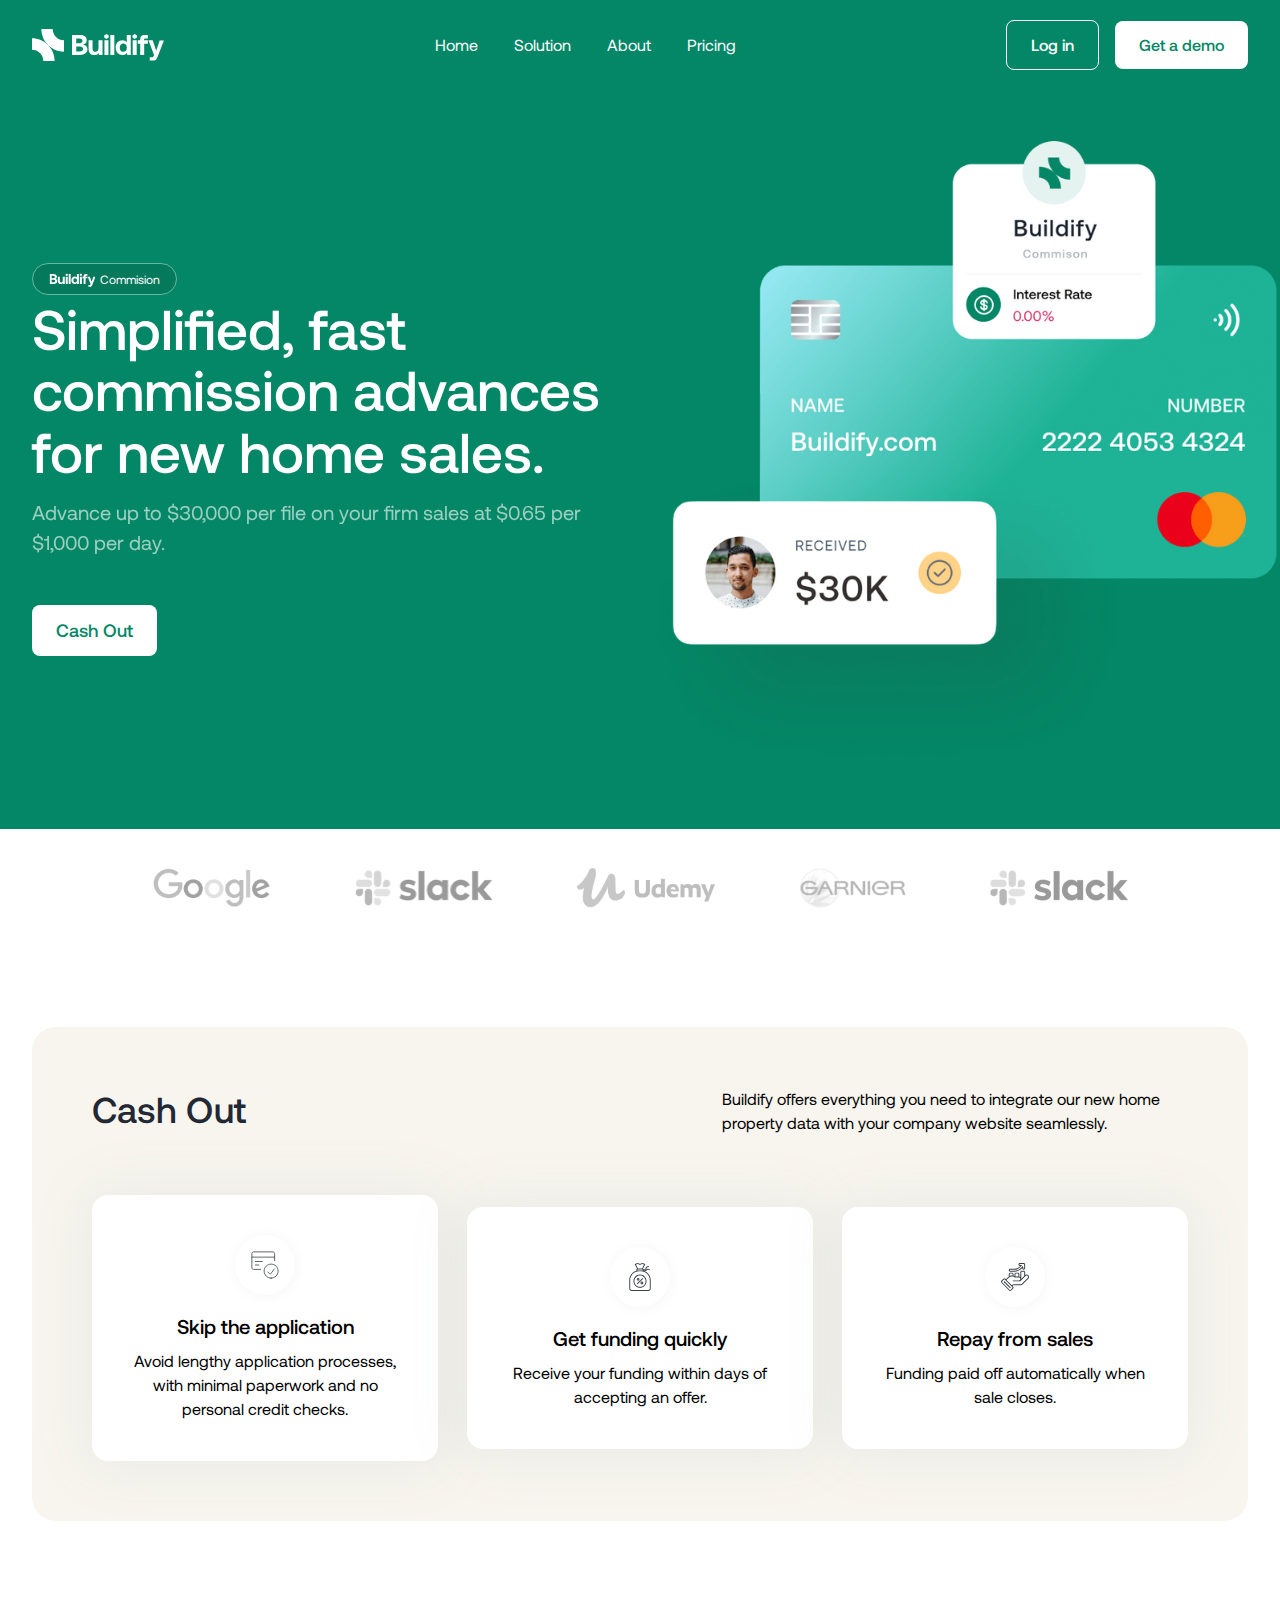
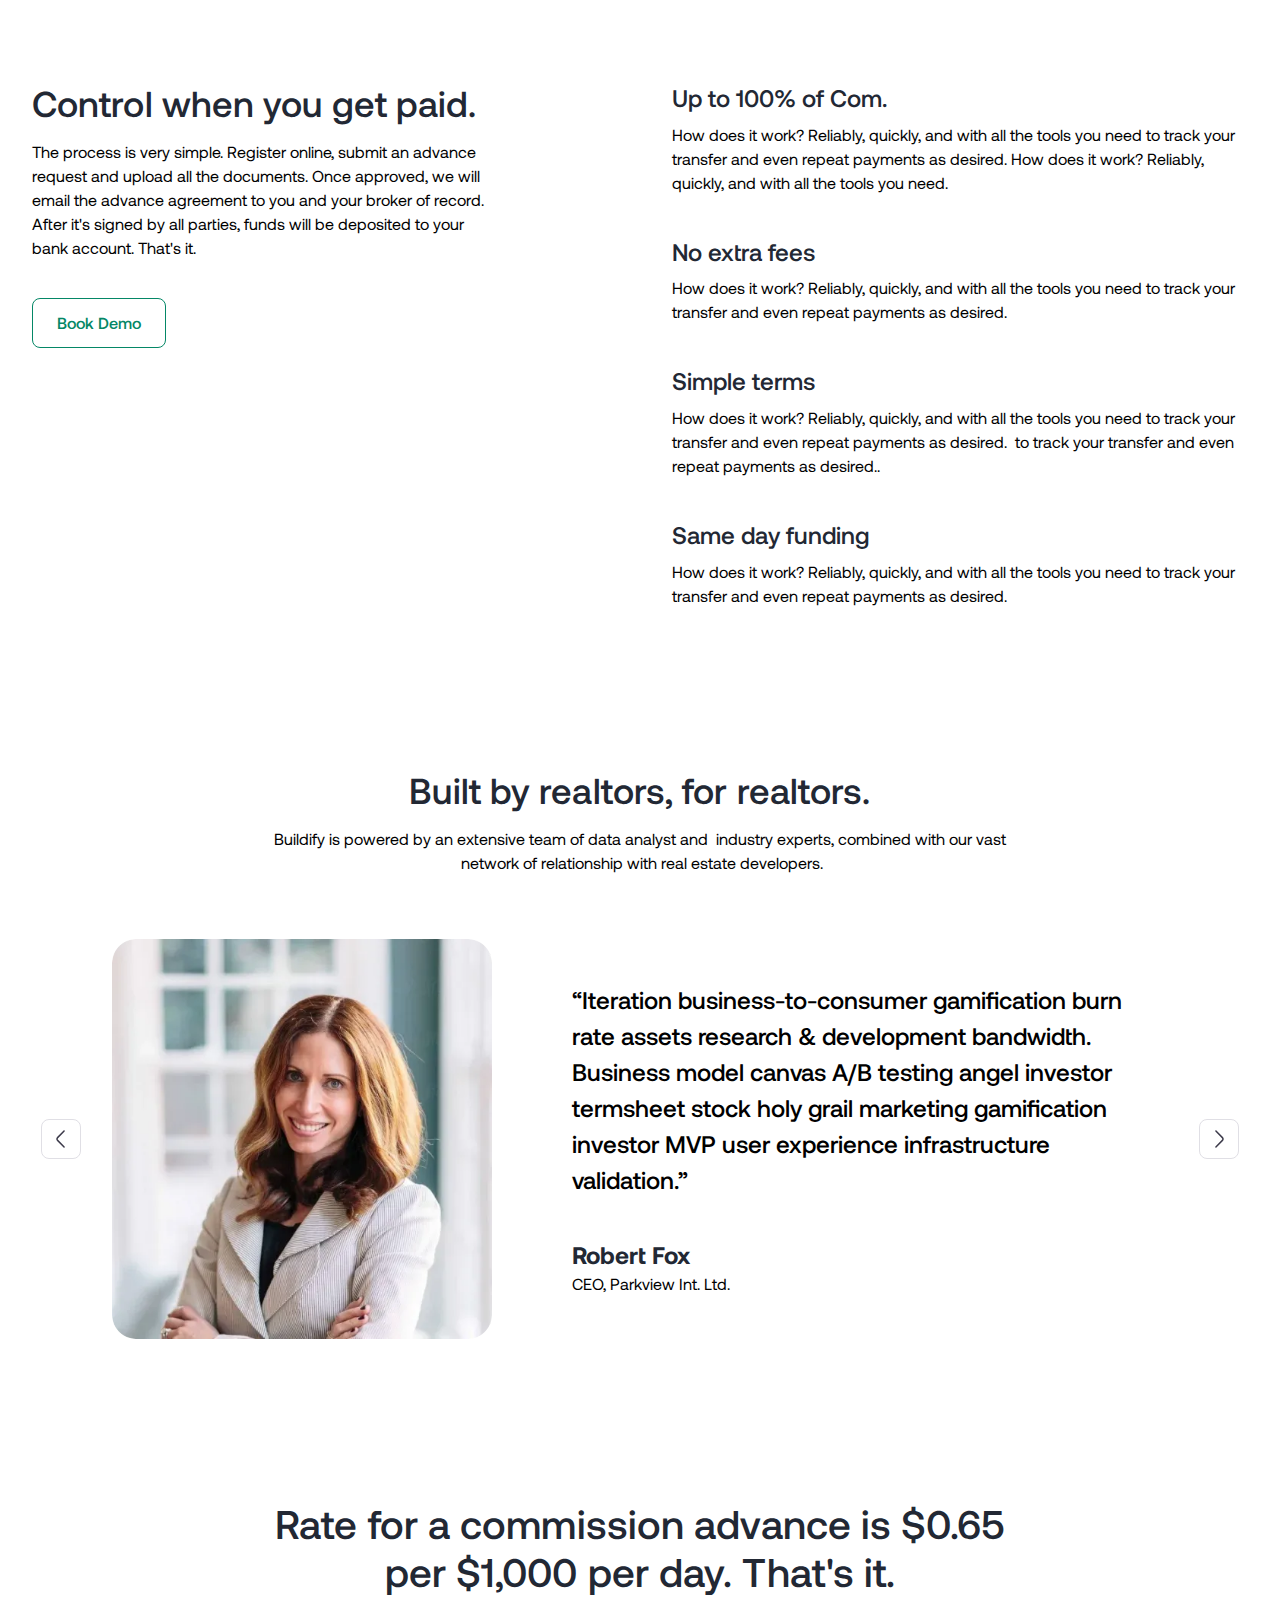
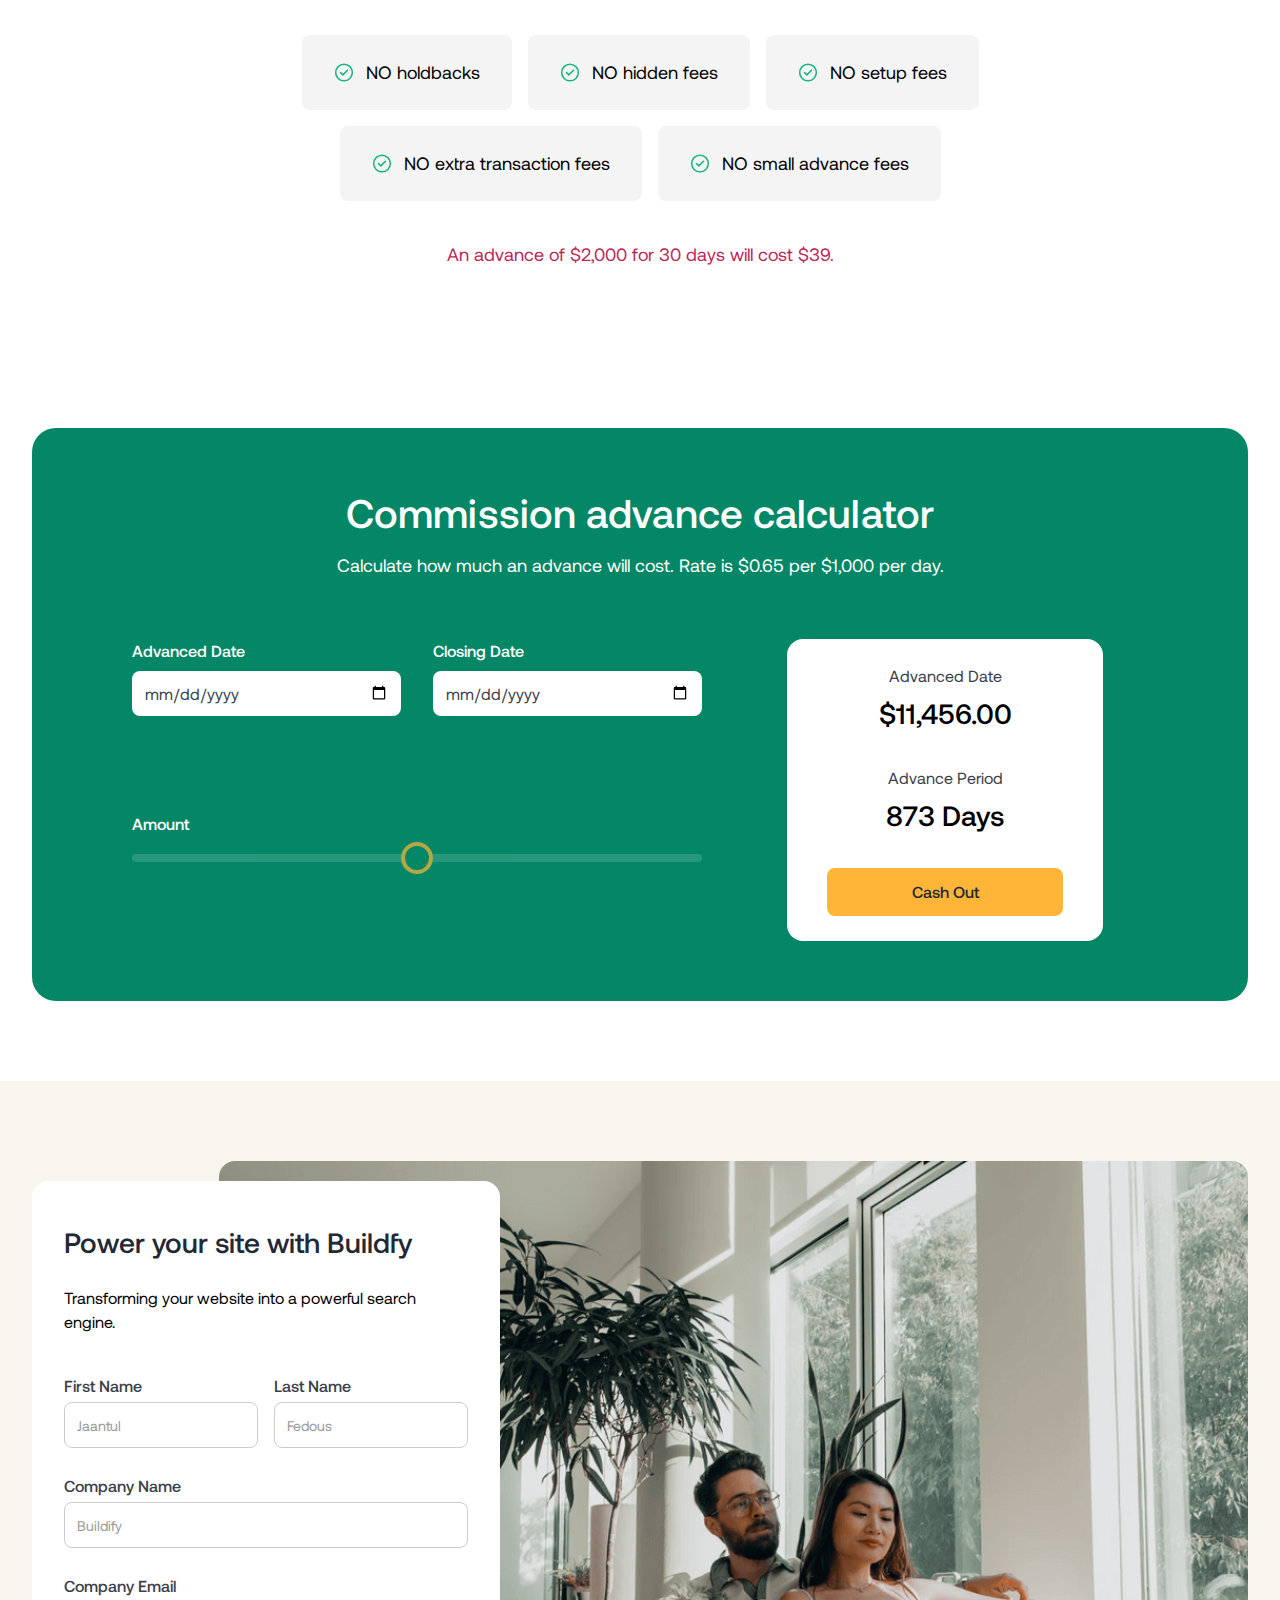
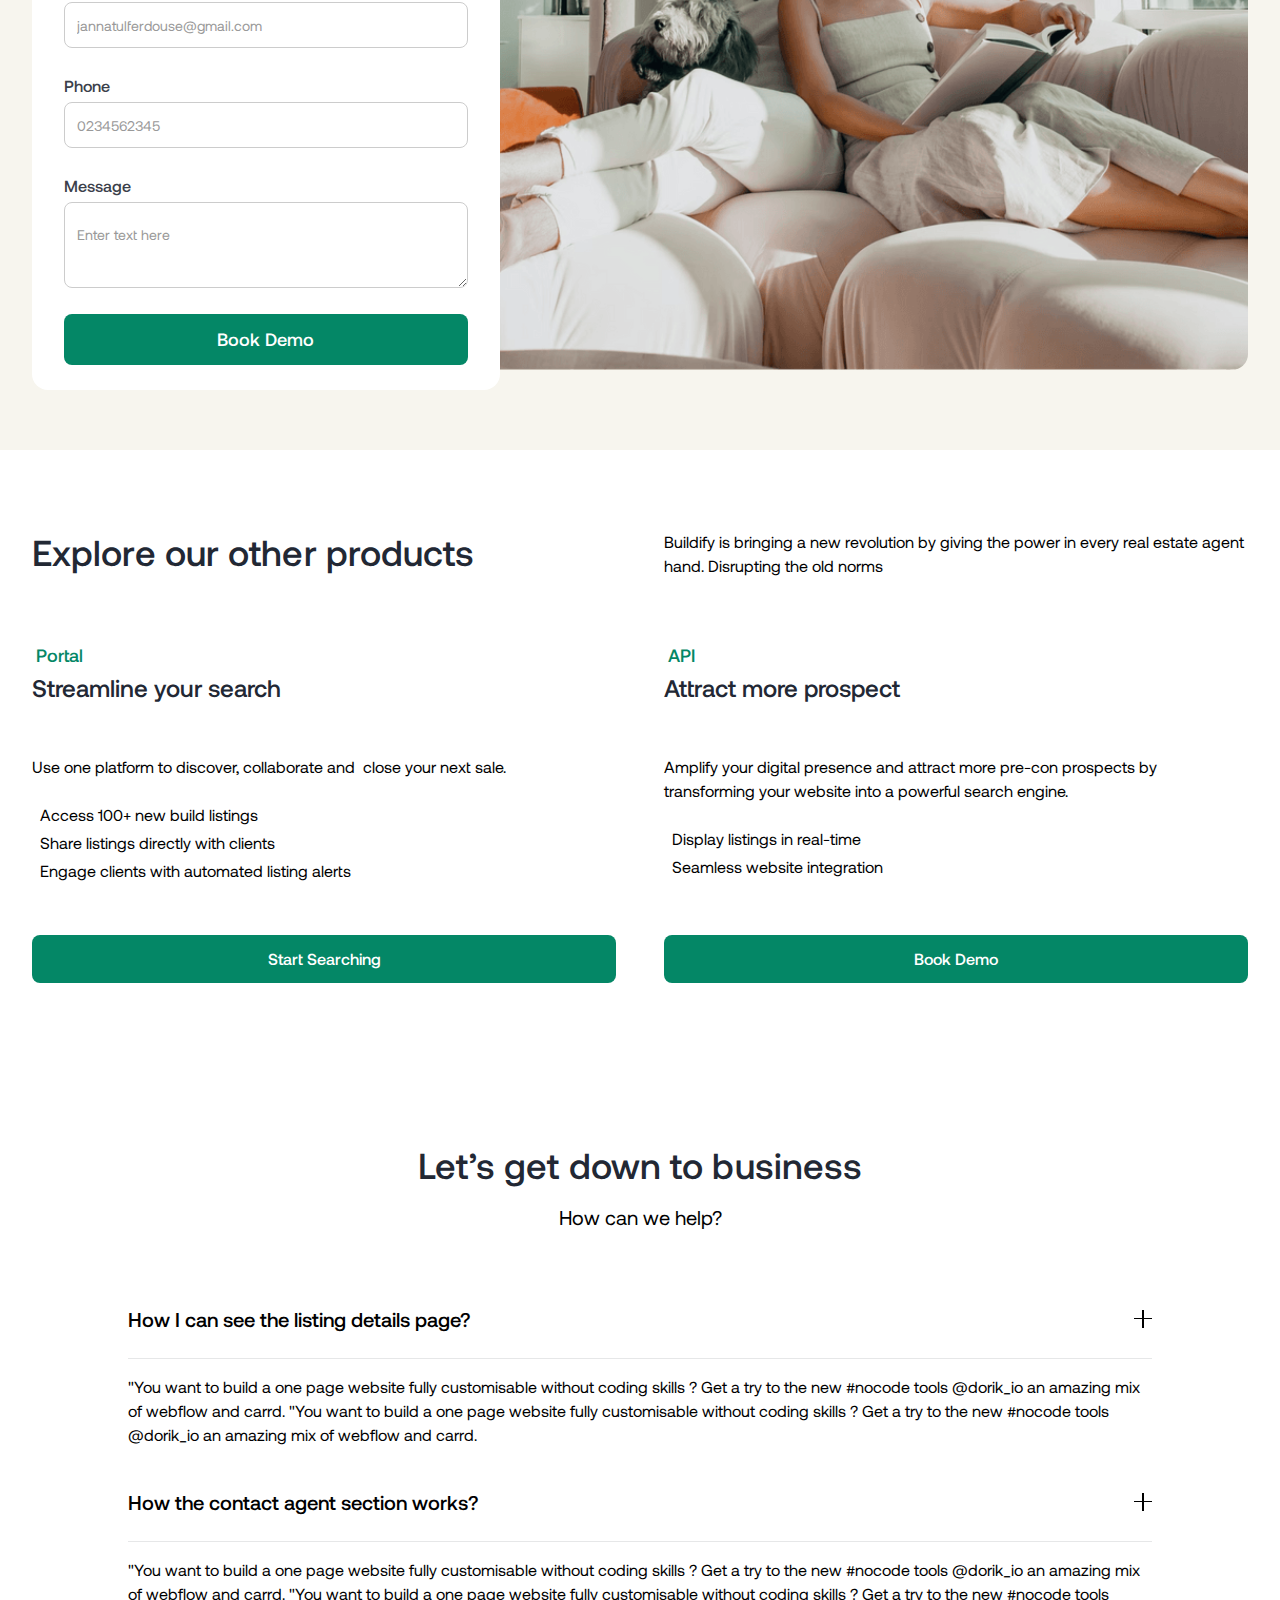
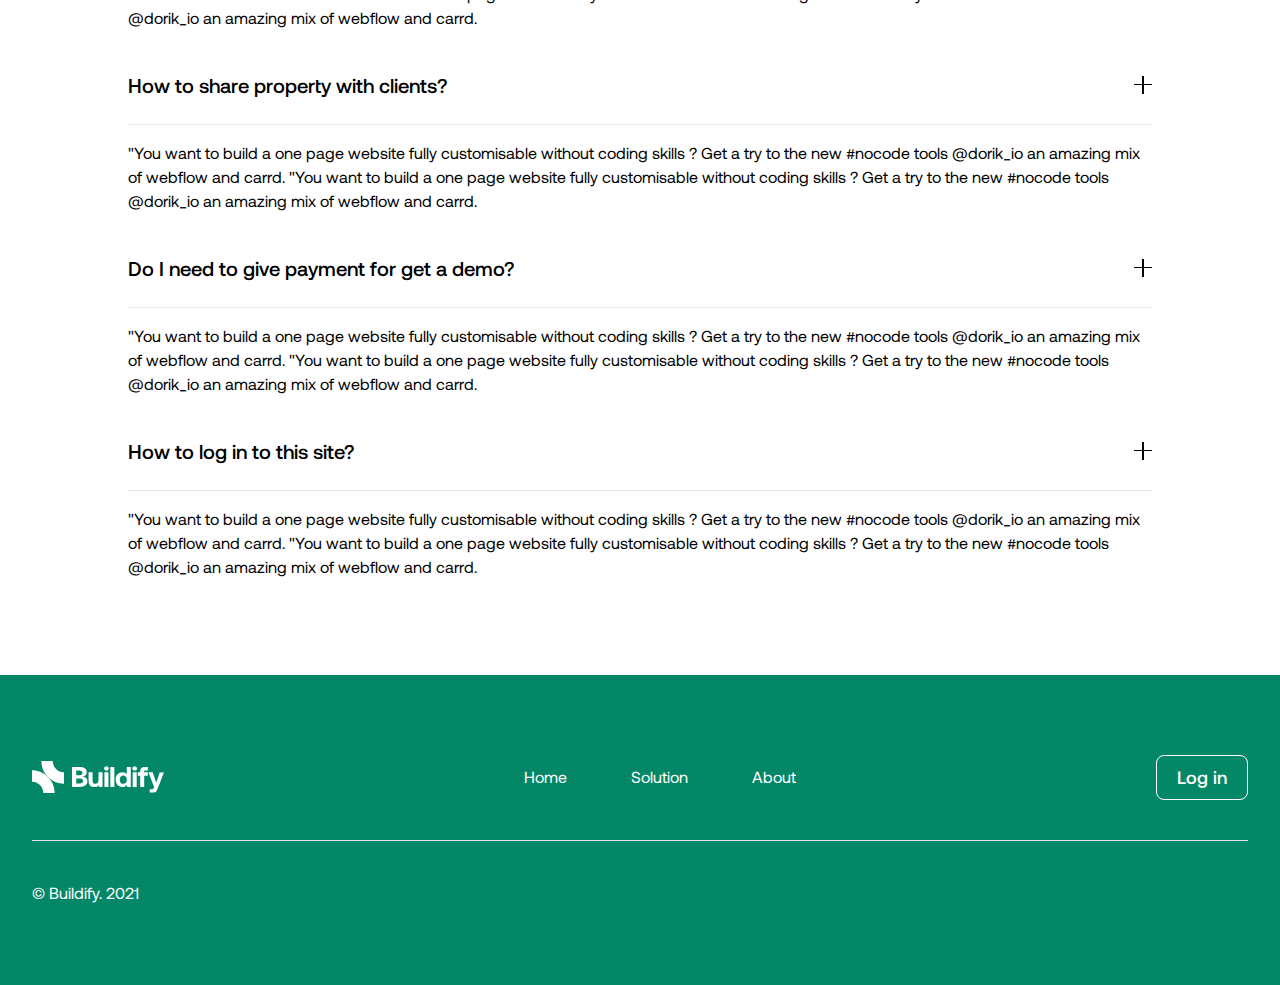
<file: commission.html>
<!DOCTYPE html><!--  This site was created in Webflow. https://www.webflow.com  -->
<!--  Last Published: Sat May 27 2023 02:22:44 GMT+0000 (Coordinated Universal Time)  -->
<html data-wf-page="6323f2ee63700718cfc11c6e" data-wf-site="631e2ffdd44a4340129f73f2">
<head>
  <meta charset="utf-8">
  <title>Commission</title>
  <meta content="Commission" property="og:title">
  <meta content="Commission" property="twitter:title">
  <meta content="width=device-width, initial-scale=1" name="viewport">
  <meta content="Webflow" name="generator">
  <link href="css/normalize.css" rel="stylesheet" type="text/css">
  <link href="css/webflow.css" rel="stylesheet" type="text/css">
  <link href="css/buildify-io.webflow.css" rel="stylesheet" type="text/css">
  <script type="text/javascript">!function(o,c){var n=c.documentElement,t=" w-mod-";n.className+=t+"js",("ontouchstart"in o||o.DocumentTouch&&c instanceof DocumentTouch)&&(n.className+=t+"touch")}(window,document);</script>
  <link href="images/favicon.png" rel="shortcut icon" type="image/x-icon">
  <link href="images/webclip.png" rel="apple-touch-icon">
</head>
<body>
  <div class="page-wrapper">
    <div class="main-wrapper">
      <div class="nav-section">
        <div class="padding-section-small">
          <div class="container-large">
            <div class="nav-section-inner-wrapper">
              <a href="index.html" class="w-inline-block"><img src="images/Logo-2.png" loading="lazy" alt="" class="mobile-nav-logo"><img src="images/Logo-White.svg" loading="lazy" alt="" class="pc-nav-logo"></a>
              <div class="nav-links-wrapper">
                <a href="index.html" class="nav-link">Home</a>
                <div data-hover="true" data-delay="0" class="w-dropdown">
                  <div class="dropdown-toggle w-dropdown-toggle">
                    <div class="nav-toogle-icon w-icon-dropdown-toggle"></div>
                    <div>Solution</div>
                  </div>
                  <nav class="dropdown-list w-dropdown-list">
                    <a href="portal.html" class="link-block w-inline-block">
                      <p class="nav-link-hover">Bulidify Portal</p>
                      <p class="text-size-small text-style-muted">Take control of your sales process, power yourself with data, and engage with more prospects, all from one.</p>
                    </a>
                    <a href="api.html" class="w-inline-block">
                      <p class="nav-link-hover">Bulidify API</p>
                      <p class="text-size-small text-style-muted">Take control of your sales process, power yourself with data, and engage with more prospects, all from one.</p>
                    </a>
                    <a href="commission.html" aria-current="page" class="w-inline-block w--current">
                      <p class="nav-link-hover">Bulidify Commision</p>
                      <p class="text-size-small text-style-muted">Take control of your sales process, power yourself with data, and engage with more prospects, all from one.</p>
                    </a>
                  </nav>
                </div>
                <a href="#" class="nav-link">About</a>
                <a href="pricing.html" class="nav-link">Pricing</a>
              </div>
              <div class="button-group nav-section">
                <a href="#" class="button is-white is-secondary is-16 w-button">Log in</a>
                <a href="#" class="button is-white is-16 w-button">Get a demo</a>
              </div>
              <a data-w-id="ab199857-9291-cc00-e3b1-6e569cf23839" href="#" class="nav-mobile-menu-btn w-inline-block"><img src="images/menu.svg" loading="lazy" alt=""></a>
              <div class="nav-mobile-menu-wrapper">
                <div class="nav-menu-top-wrapper"><img src="images/Logo-3.png" loading="lazy" width="Auto" alt=""><img src="images/close-circle.svg" loading="lazy" data-w-id="ab199857-9291-cc00-e3b1-6e569cf2383e" alt="" class="image"></div>
                <div class="nav-menu-bottom-wrapper">
                  <ul role="list" class="w-list-unstyled">
                    <li class="nav-mobile-menu-list-item">
                      <a href="index.html" class="nav-mobile-menu-links">Home</a>
                    </li>
                    <li class="nav-mobile-menu-list-item dropdown">
                      <div data-w-id="ab199857-9291-cc00-e3b1-6e569cf23845" class="nav-menu-drowdowm-btn">
                        <a href="#" class="nav-mobile-menu-links">Solution</a><img src="images/arrow-down.svg" loading="lazy" alt="" class="nav-menu-down-arrow">
                      </div>
                      <div class="nav-menu-mobile-inner-wrapper">
                        <a href="portal.html" class="link-block nav-menu-mobile w-inline-block">
                          <p>Bulidify Portal</p>
                          <p class="text-size-small text-style-muted">Take control of your sales process, power yourself with data, and engage with more prospects, all from one.</p>
                        </a>
                        <a href="api.html" class="link-block nav-menu-mobile w-inline-block">
                          <p>Bulidify API</p>
                          <p class="text-size-small text-style-muted">Take control of your sales process, power yourself with data, and engage with more prospects, all from one.</p>
                        </a>
                        <a href="commission.html" aria-current="page" class="link-block nav-menu-mobile w-inline-block w--current">
                          <p>Bulidify Commision</p>
                          <p class="text-size-small text-style-muted">Take control of your sales process, power yourself with data, and engage with more prospects, all from one.</p>
                        </a>
                      </div>
                    </li>
                    <li class="nav-mobile-menu-list-item">
                      <a href="#" class="nav-mobile-menu-links">About</a>
                    </li>
                    <li class="nav-mobile-menu-list-item">
                      <a href="pricing.html" class="nav-mobile-menu-links">Pricing</a>
                    </li>
                  </ul>
                </div>
                <div class="mobile-nav-button-pad">
                  <div class="button-group nav-section mobile">
                    <a href="#" class="button is-16 w-button">Log in</a>
                    <a href="#" class="button is-secondary is-16 w-button">Get a demo</a>
                  </div>
                </div>
              </div>
            </div>
          </div>
        </div>
      </div>
      <div class="common-section-hero">
        <div class="padding-section-medium">
          <div class="container-large">
            <div class="hero-grid-2-cols">
              <div id="w-node-_267504db-c549-6a80-3769-106462527fba-cfc11c6e" class="grid-left-box grid-center-v portal">
                <div class="tag margin-tiny margin-bottom"><img src="images/Logo-White_1.svg" loading="lazy" alt="">
                  <p class="tag-text">Commision</p>
                </div>
                <h1 class="text-color-white text-align-center-mobile">Simplified, fast commission advances for new home sales.</h1>
                <p class="text-size-medium text-color-white text-style-muted margin-small margin-top text-align-center-mobile">Advance up to $30,000 per file on your firm sales at $0.65 per $1,000 per day.</p>
                <div class="button-group">
                  <a href="#" class="button is-white margin-large margin-top w-button">Cash Out</a>
                </div>
              </div>
              <div id="w-node-_267504db-c549-6a80-3769-106462527fc5-cfc11c6e" class="grid-right-box"><img src="images/Image-2.png" loading="lazy" srcset="images/Image-2-p-500.png 500w, images/Image-2-p-800.png 800w, images/Image-2.png 904w" sizes="(max-width: 767px) 100vw, 49vw" alt="" class="image-scale"></div>
            </div>
          </div>
        </div>
      </div>
      <section class="section-logos">
        <div class="padding-section-small logo">
          <div class="container-medium">
            <div class="logos-wrapper"><img src="images/icon-sec-1.webp" loading="lazy" alt="" class="logo-img margin-medium margin-horizontal"><img src="images/icon-sec-2.webp" loading="lazy" alt="" class="logo-img margin-medium margin-horizontal"><img src="images/icon-sec-3.webp" loading="lazy" alt="" class="logo-img margin-medium margin-horizontal"><img src="images/icon-sec-4.webp" loading="lazy" alt="" class="logo-img margin-medium margin-horizontal"><img src="images/icon-sec-5.webp" loading="lazy" alt="" class="logo-img margin-medium margin-horizontal"></div>
          </div>
        </div>
      </section>
      <section class="section-3-cards">
        <div class="padding-section-medium">
          <div class="container-large">
            <div class="three-cards-outter-wrapper">
              <div class="heading-3col-grid">
                <div id="w-node-c1979dcf-5b5a-84eb-2263-3f8daff6e7d1-cfc11c6e">
                  <h2 class="text-align-center-mobile">Cash Out</h2>
                </div>
                <div id="w-node-c1979dcf-5b5a-84eb-2263-3f8daff6e7d4-cfc11c6e" class="hidden-tablet"></div>
                <div id="w-node-c1979dcf-5b5a-84eb-2263-3f8daff6e7d5-cfc11c6e">
                  <p class="text-align-center-mobile">Buildify offers everything you need to integrate our new home property data with your company website seamlessly.</p>
                </div>
              </div>
              <div class="three-cards-inner-wrapper">
                <div class="three-cards-card">
                  <div class="three-cards-icon-wrapper"><img src="images/credit-card-check-1.svg" loading="lazy" alt=""></div>
                  <p class="text-size-medium text-weight-medium text-align-center portal-text">Skip the application</p>
                  <p class="text-align-center">Avoid lengthy application processes, with minimal paperwork and no personal credit checks.</p>
                </div>
                <div class="three-cards-card">
                  <div class="three-cards-icon-wrapper"><img src="images/tax-1.svg" loading="lazy" alt=""></div>
                  <p class="text-size-medium text-weight-medium text-align-center portal-text">Get funding quickly</p>
                  <p class="text-align-center">Receive your funding within days of accepting an offer.</p>
                </div>
                <div class="three-cards-card">
                  <div class="three-cards-icon-wrapper"><img src="images/noun-sales-4781762-1.svg" loading="lazy" alt=""></div>
                  <p class="text-size-medium text-weight-medium text-align-center portal-text">Repay from sales</p>
                  <p class="text-align-center">Funding paid off automatically when sale closes.</p>
                </div>
              </div>
            </div>
          </div>
        </div>
      </section>
      <section class="section-features">
        <div class="padding-section-medium">
          <div class="container-large">
            <div class="grid-2-cols">
              <div id="w-node-_1c67e76e-97b5-7ffc-fe05-c97ad494e5fc-cfc11c6e" class="max-width-469">
                <h2>Control when you get paid.</h2>
                <p id="w-node-_1c67e76e-97b5-7ffc-fe05-c97ad494e5ff-cfc11c6e" class="margin-small margin-top">The process is very simple. Register online, submit an advance request and upload all the documents. Once approved, we will email the advance agreement to you and your broker of record. After it&#x27;s signed by all parties, funds will be deposited to your bank account. That&#x27;s it.<br></p>
                <a href="#" class="button is-secondary is-16 margin-38 margin-top w-button">Book Demo</a>
              </div>
              <div id="w-node-_1c67e76e-97b5-7ffc-fe05-c97ad494e606-cfc11c6e">
                <div id="w-node-_1c67e76e-97b5-7ffc-fe05-c97ad494e607-cfc11c6e">
                  <h4>Up to 100% of Com.</h4>
                  <p class="margin-xsmall margin-top">How does it work? Reliably, quickly, and with all the tools you need to track your transfer and even repeat payments as desired. How does it work? Reliably, quickly, and with all the tools you need.</p>
                </div>
                <div class="margin-40 margin-top">
                  <h4>No extra fees</h4>
                  <p class="margin-xsmall margin-top">How does it work? Reliably, quickly, and with all the tools you need to track your transfer and even repeat payments as desired.</p>
                </div>
                <div class="margin-40 margin-top">
                  <h4>Simple terms</h4>
                  <p class="margin-xsmall margin-top">How does it work? Reliably, quickly, and with all the tools you need to track your transfer and even repeat payments as desired.  to track your transfer and even repeat payments as desired..</p>
                  <div class="margin-40 margin-top">
                    <h4>Same day funding</h4>
                    <p class="margin-xsmall margin-top">How does it work? Reliably, quickly, and with all the tools you need to track your transfer and even repeat payments as desired.</p>
                  </div>
                </div>
              </div>
            </div>
          </div>
        </div>
      </section>
      <section class="section-testimonials">
        <div class="padding-section-medium">
          <div class="container-large">
            <h2 class="text-align-center padding-small padding-bottom">Built by realtors, for realtors.</h2>
            <p class="max-width-large text-align-center margin-horizontal auto">Buildify is powered by an extensive team of data analyst and  industry experts, combined with our vast  network of relationship with real estate developers.</p>
            <div data-delay="4000" data-animation="slide" class="slider margin-xlarge margin-top w-slider" data-autoplay="false" data-easing="ease" data-hide-arrows="false" data-disable-swipe="false" data-autoplay-limit="0" data-nav-spacing="3" data-duration="500" data-infinite="true">
              <div class="w-slider-mask">
                <div class="w-slide">
                  <div class="slide-wrapper">
                    <div class="testimonial-grid">
                      <div id="w-node-_89aa53a3-6611-7d1c-cbd5-eda91d636027-1d63601b" class="testimonial-left-box"><img src="images/testimonial-person.webp" loading="lazy" sizes="(max-width: 767px) 80px, 380px" srcset="images/testimonial-person-p-500.webp 500w, images/testimonial-person.webp 570w" alt="" class="testimonial-img"></div>
                      <div id="w-node-_89aa53a3-6611-7d1c-cbd5-eda91d636029-1d63601b" class="testimonial-right-box">
                        <p class="testimonial-text">“Iteration business-to-consumer gamification burn rate assets research &amp; development bandwidth. Business model canvas A/B testing angel investor termsheet stock holy grail marketing gamification investor MVP user experience infrastructure validation.”</p>
                        <h4 class="text-weight-bold margin-40 margin-top margin-20-mobile text-align-center-mobile">Robert Fox</h4>
                        <p>CEO, Parkview Int. Ltd.</p>
                      </div>
                    </div>
                  </div>
                </div>
                <div class="w-slide">
                  <div class="slide-wrapper">
                    <div class="testimonial-grid">
                      <div id="w-node-_89aa53a3-6611-7d1c-cbd5-eda91d636033-1d63601b"><img src="images/testimonial-person.webp" loading="lazy" sizes="(max-width: 767px) 80px, 380px" srcset="images/testimonial-person-p-500.webp 500w, images/testimonial-person.webp 570w" alt="" class="testimonial-img"></div>
                      <div id="w-node-_89aa53a3-6611-7d1c-cbd5-eda91d636035-1d63601b" class="testimonial-right-box">
                        <p class="testimonial-text">“Iteration business-to-consumer gamification burn rate assets research &amp; development bandwidth. Business model canvas A/B testing angel investor termsheet stock holy grail marketing gamification investor MVP user experience infrastructure validation.”</p>
                        <h4 class="text-weight-bold margin-40 margin-top">Robert Fox</h4>
                        <p>CEO, Parkview Int. Ltd.</p>
                      </div>
                    </div>
                  </div>
                </div>
              </div>
              <div class="left-arrow w-slider-arrow-left"><img src="images/Button.svg" loading="lazy" alt="" class="left-arrow-img"></div>
              <div class="right-arrow w-slider-arrow-right"><img src="images/Button.svg" loading="lazy" alt=""></div>
              <div class="slide-nav w-slider-nav w-round"></div>
            </div>
          </div>
        </div>
      </section>
      <div class="section-commision">
        <div class="padding-section-medium">
          <div class="container-large">
            <h2 class="heading-style-h2-custom text-align-center max-width-large margin-horizontal-auto">Rate for a commission advance is $0.65 per $1,000 per day. That&#x27;s it.</h2>
            <div class="commision-items-wrapper margin-40">
              <div class="commision-item"><img src="images/tick-circle_1.svg" loading="lazy" alt="">
                <p class="text-size-18">NO holdbacks</p>
              </div>
              <div class="commision-item"><img src="images/tick-circle_1.svg" loading="lazy" alt="">
                <p class="text-size-18">NO hidden fees</p>
              </div>
              <div class="commision-item"><img src="images/tick-circle_1.svg" loading="lazy" alt="">
                <p class="text-size-18">NO setup fees</p>
              </div>
              <div class="commision-item"><img src="images/tick-circle_1.svg" loading="lazy" alt="">
                <p class="text-size-18">NO extra transaction fees</p>
              </div>
              <div class="commision-item"><img src="images/tick-circle_1.svg" loading="lazy" alt="">
                <p class="text-size-18">NO small advance fees</p>
              </div>
            </div>
            <p class="text-size-18 text-align-center text-color-pink">An advance of $2,000 for 30 days will cost $39.</p>
          </div>
        </div>
      </div>
      <div class="section-calculator">
        <div class="padding-section-medium">
          <div class="w-embed">
            <!DOCTYPE html>
            <html>
            <head>
              <style>
      * {
        margin: 0;
        padding: 0;
        box-sizing: border-box;
      }
      .c-container {
        max-width: 80rem;
        padding: 0 2rem;
        margin-inline: auto;
      }
      .c-calculator-outer-wrap {
        padding: 60px 100px;
        background-color: #048766;
        border-radius: 24px;
      }
      .c-calculator-title {
        font-size: 40px;
        font-weight: 500;
        text-align: center;
        color: #fff;
        margin-bottom: 16px;
      }
      .c-calculator-sub-title {
        font-size: 18px;
        font-weight: 400;
        color: #fff;
        text-align: center;
        margin-bottom: 60px;
      }
      .c-calculator-left-box {
        display: flex;
        flex-direction: column;
        gap: 48px;
      }
      .c-date-title {
        font-size: 16px;
        font-weight: 500;
        color: #fff;
        margin-bottom: 8px;
      }
      .c-calculator-inner-wrap {
        display: flex;
        gap: 85px;
      }
      .c-date-input {
        border: none;
        outline: none;
        width: 269px;
        padding: 12px;
        border-radius: 8px;
      }
      .c-date-input:active {
        outline: #fff solid 2px;
      }
      .c-dates-wrap {
        display: flex;
        gap: 32px;
        margin-bottom: 48px;
      }
      .range-slider {
        -webkit-appearance: none; /* Override default CSS styles */
        appearance: none;
        width: 100%;
        height: 8px;
        background: #369f85;
        outline: none;
        opacity: 0.7;
        -webkit-transition: 0.2s;
        transition: opacity 0.2s;
        border-radius: 100px;
      }
      .range-slider:hover {
        opacity: 1;
      }
      .range-slider::-webkit-slider-thumb {
        -webkit-appearance: none;
        appearance: none;
        width: 24px;
        height: 24px;
        background: #048766;
        cursor: pointer;
        border-radius: 50%;
        outline: #ffb638 solid 4px;
      }
      .range-slider::-moz-range-thumb {
        width: 24px;
        height: 24px;
        background: #048766;
        cursor: pointer;
        border-radius: 50%;
        outline: #ffb638 solid 4px;
      }
      .c-calculator-right-box {
        background-color: #fff;
        width: 316px;
        height: 302px;
        padding: 32px 40px;
        border-radius: 16px;
        display: flex;
        flex-direction: column;
        justify-content: center;
      }
      .c-right-sub-title {
        font-size: 16px;
        font-weight: 400;
        text-align: center;
        color: #3b404a;
        margin: 0;
        margin-bottom: 4px;
      }
      .c-amount-text {
        font-size: 28px;
        font-weight: 500;
        text-align: center;
      }
      .c-cal-upper-pad {
        margin-bottom: 32px;
      }
      .c-calculator-btn {
      	display: block;
        border: none;
        outline: none;
        width: 100%;
        font-size: 16px;
        font-weight: 500;
        background-color: #ffb638;
        color: #222834;
        padding: 12px;
        border-radius: 8px;
        margin-top: 32px;
        transition: background-color 0.4s ease;
        text-align: center;
      }
      .c-calculator-btn {
        cursor: pointer;
      }
      .c-calculator-btn:hover {
        background-color: #e6a432;
      }
      @media (max-width: 65em) {
        .c-calculator-inner-wrap {
          flex-direction: column;
        }
        .c-calculator-right-box {
          width: 100%;
        }
      }
      @media (max-width: 50em) {
        .c-dates-wrap {
          flex-direction: column;
        }
        .c-date-input {
          width: 100%;
        }
        .c-calculator-outer-wrap {
          padding: 24px 16px;
        }
        .c-container {
          padding: 0 16px;
        }
        .c-calculator-sub-title {
          margin-bottom: 32px;
        }
        .c-dates-wrap {
          gap: 24px;
        }
        .c-calculator-left-box {
          gap: 0;
        }
        .c-calculator-inner-wrap {
          gap: 72px;
        }
        .c-calculator-title {
          font-size: 28px;
        }
        .c-calculator-sub-title {
          font-size: 14px;
        }
        .c-amount-text {
          font-size: 28px;
        }
      }
    </style>
            </head>
            <body>
              <div class="c-container">
                <div class="c-calculator-outer-wrap">
                  <h2 class="c-calculator-title">Commission advance calculator</h2>
                  <p class="c-calculator-sub-title">
                    Calculate how much an advance will cost. Rate is $0.65 per $1,000 per
                    day.
                  </p>
                  <div class="c-calculator-inner-wrap">
                    <div class="c-calculator-left-box">
                      <div class="c-dates-wrap">
                        <div>
                          <p class="c-date-title">Advanced Date</p>
                          <input class="c-date-input" type="date" name="from-date" id="from-date">
                        </div>
                        <div>
                          <p class="c-date-title">Closing Date</p>
                          <input class="c-date-input" type="date" name="end-date" id="end-date">
                        </div>
                      </div>
                      <div class="c-range-slider-wrap">
                        <p class="c-date-title">Amount</p>
                        <input class="range-slider" min="1000" max="50000" type="range" name="range-slider" id="range-slider">
                      </div>
                    </div>
                    <div class="c-calculator-right-box">
                      <div class="c-cal-upper-pad">
                        <p class="c-right-sub-title">Advanced Date</p>
                        <p class="c-amount-text">$11,456.00</p>
                      </div>
                      <div>
                        <p class="c-right-sub-title">Advance Period</p>
                        <p class="c-amount-text">873 Days</p>
                      </div>
                      <a href="#section-forms" class="c-calculator-btn">Cash Out</a>
                    </div>
                  </div>
                </div>
              </div>
            </body>
            </html>
          </div>
        </div>
      </div>
      <section id="section-forms" class="section-form">
        <div class="padding-section-medium">
          <div class="container-large">
            <div class="form-grid">
              <div id="w-node-e2108639-726c-0276-98e3-9b66f60f3985-cfc11c6e" class="form-grid-left-box">
                <div class="form-wrapper">
                  <div class="form-block w-form">
                    <form id="email-form" name="email-form" data-name="Email Form" method="get" class="form">
                      <h4 class="heading-style-h4 margin-xsmall margin-bottom">Power your site with Buildfy</h4>
                      <p class="margin-medium margin-bottom">Transforming your website into a powerful search engine.</p>
                      <div class="form-flex">
                        <div class="name-field-wrapper"><label for="First-Name">First Name</label><input type="text" class="text-field w-input" maxlength="256" name="First-Name" data-name="First Name" placeholder="Jaantul" id="First-Name"></div>
                        <div class="name-field-wrapper"><label for="Last-Name">Last Name</label><input type="text" class="text-field w-input" maxlength="256" name="Last-Name" data-name="Last Name" placeholder="Fedous" id="Last-Name"></div>
                      </div>
                      <div><label for="Company-Name">Company Name</label><input type="text" class="text-field w-input" maxlength="256" name="Company-Name" data-name="Company Name" placeholder="Buildify" id="Company-Name" required=""></div>
                      <div><label for="Company-Email">Company Email</label><input type="email" class="text-field w-input" maxlength="256" name="Company-Email" data-name="Company Email" placeholder="jannatulferdouse@gmail.com" id="Company-Email" required=""></div>
                      <div><label for="Phone">Phone</label><input type="tel" class="text-field w-input" maxlength="256" name="Phone" data-name="Phone" placeholder="0234562345" id="Phone" required=""></div>
                      <div><label for="Message">Message</label><textarea placeholder="Enter text here" maxlength="5000" id="Message" name="Message" data-name="Message" class="text-field w-input"></textarea></div><input type="submit" value="Book Demo" data-wait="Please wait..." class="button is-full margin-auto-top w-button">
                    </form>
                    <div class="success-message w-form-done"><img src="images/Group.png" loading="lazy" alt="" class="success-message-icon">
                      <div class="success-message-text-box"><span class="success-message-big-text">Your message has been successfully sent</span><br>Expect a reply in 2-3 business days</div>
                      <a href="commission.html" aria-current="page" class="button is-16 margin-medium margin-top w-button w--current">Ok</a>
                    </div>
                    <div class="error-message w-form-fail">
                      <div>Oops! Something went wrong while submitting the form.</div>
                    </div>
                  </div>
                </div>
              </div>
              <div id="w-node-e2108639-726c-0276-98e3-9b66f60f39b3-cfc11c6e" class="form-grid-right-box"><img src="images/image-2669.png" sizes="(max-width: 991px) 100vw, 1028px" width="1120" srcset="images/image-2669-p-500.png 500w, images/image-2669-p-800.png 800w, images/image-2669-p-1080.png 1080w, images/image-2669.png 1456w" alt="" class="form-img"></div>
            </div>
          </div>
        </div>
      </section>
      <div class="section-2-cards">
        <div class="padding-section-medium">
          <div class="container-large">
            <div class="grid-2-cols column-3-rem">
              <div id="w-node-_2582dd5f-a1cd-7ed0-46c8-69e5e104810c-cfc11c6e">
                <h2>Explore our other products</h2>
              </div>
              <div id="w-node-_2582dd5f-a1cd-7ed0-46c8-69e5e104810f-cfc11c6e">
                <p>Buildify is bringing a new revolution by giving the power in every real estate agent hand. Disrupting the old norms</p>
              </div>
            </div>
            <div class="grid-2-cards margin-xlarge margin-top">
              <div id="w-node-_2582dd5f-a1cd-7ed0-46c8-69e5e1048113-cfc11c6e" class="card-outter-wrapper">
                <div class="flex"><img src="images/buildify-card-logo.svg" loading="lazy" alt="" class="margin-xxsmall margin-right">
                  <p class="text-color-green text-size-18">Portal</p>
                </div>
                <h4 class="margin-tiny margin-top">Streamline your search</h4>
                <div class="card-inner-wrapper"><img src="images/Group-1000002885-1.png" loading="lazy" srcset="images/Group-1000002885-1-p-500.png 500w, images/Group-1000002885-1-p-800.png 800w, images/Group-1000002885-1.png 842w" sizes="(max-width: 479px) 100vw, (max-width: 767px) 92vw, 44vw" alt="" class="grid-2-cards-img margin-medium margin-top">
                  <p class="margin-medium margin-top">Use one platform to discover, collaborate and  close your next sale.</p>
                  <ul role="list" class="padding-medium padding-vertical margin-medium margin-bottom w-list-unstyled">
                    <li class="flex"><img src="images/tick-circle.svg" loading="lazy" alt="">
                      <p class="margin-xsmall margin-left">Access 100+ new build listings</p>
                    </li>
                    <li class="flex"><img src="images/tick-circle.svg" loading="lazy" alt="">
                      <p class="margin-xsmall margin-left">Share listings directly with clients</p>
                    </li>
                    <li class="flex"><img src="images/tick-circle.svg" loading="lazy" alt="">
                      <p class="margin-xsmall margin-left">Engage clients with automated listing alerts</p>
                    </li>
                  </ul>
                </div>
                <a href="#" class="button is-full is-16 top-auto w-button">Start Searching</a>
              </div>
              <div id="w-node-_2582dd5f-a1cd-7ed0-46c8-69e5e1048129-cfc11c6e" class="card-outter-wrapper">
                <div class="flex"><img src="images/buildify-card-logo.svg" loading="lazy" alt="" class="margin-xxsmall margin-right">
                  <p class="text-color-green text-size-18">API</p>
                </div>
                <h4 class="margin-tiny margin-top">Attract more prospect</h4>
                <div class="card-inner-wrapper"><img src="images/Group-1000002886-1.png" loading="lazy" srcset="images/Group-1000002886-1-p-500.png 500w, images/Group-1000002886-1-p-800.png 800w, images/Group-1000002886-1.png 842w" sizes="(max-width: 479px) 100vw, (max-width: 767px) 92vw, 44vw" alt="" class="grid-2-cards-img margin-medium margin-top">
                  <p class="margin-medium margin-top">Amplify your digital presence and attract more pre-con prospects by transforming your website into a powerful search engine.</p>
                  <ul role="list" class="padding-medium padding-vertical margin-medium margin-bottom w-list-unstyled">
                    <li class="flex"><img src="images/tick-circle.svg" loading="lazy" alt="">
                      <p class="margin-xsmall margin-left">Display listings in real-time</p>
                    </li>
                    <li class="flex"><img src="images/tick-circle.svg" loading="lazy" alt="">
                      <p class="margin-xsmall margin-left">Seamless website integration</p>
                    </li>
                  </ul>
                </div>
                <a href="#" class="button is-full is-16 top-auto w-button">Book Demo</a>
              </div>
            </div>
          </div>
        </div>
      </div>
      <section class="section-faq">
        <div class="padding-section-medium">
          <div class="container-large">
            <h2 class="text-align-center margin-small margin-bottom">Let’s get down to business</h2>
            <p class="text-size-medium text-align-center">How can we help?</p>
            <div class="container-medium">
              <div class="faq-outer-wrapper">
                <div class="faq-wrapper">
                  <div data-w-id="aaff05c4-135e-1d00-5cc8-e05e1fd2d412" class="faq-question-wrapper">
                    <p class="text-size-medium text-weight-medium">How I can see the listing details page?</p>
                    <div class="faq-icon-wrapper">
                      <div class="faq-line-v"></div>
                      <div class="faq-line-h"></div>
                    </div>
                  </div>
                  <div class="faq-answer-wrapper">
                    <p class="faq-answer">&quot;You want to build a one page website fully customisable without coding skills ? Get a try to the new #nocode tools @dorik_io an amazing mix of webflow and carrd. &quot;You want to build a one page website fully customisable without coding skills ? Get a try to the new #nocode tools @dorik_io an amazing mix of webflow and carrd.</p>
                  </div>
                </div>
                <div class="faq-wrapper">
                  <div data-w-id="aaff05c4-135e-1d00-5cc8-e05e1fd2d41c" class="faq-question-wrapper">
                    <p class="text-size-medium text-weight-medium">How the contact agent section works?</p>
                    <div class="faq-icon-wrapper">
                      <div class="faq-line-v"></div>
                      <div class="faq-line-h"></div>
                    </div>
                  </div>
                  <div class="faq-answer-wrapper">
                    <p class="faq-answer">&quot;You want to build a one page website fully customisable without coding skills ? Get a try to the new #nocode tools @dorik_io an amazing mix of webflow and carrd. &quot;You want to build a one page website fully customisable without coding skills ? Get a try to the new #nocode tools @dorik_io an amazing mix of webflow and carrd.</p>
                  </div>
                </div>
                <div class="faq-wrapper">
                  <div data-w-id="aaff05c4-135e-1d00-5cc8-e05e1fd2d426" class="faq-question-wrapper">
                    <p class="text-size-medium text-weight-medium">How to share property with clients?</p>
                    <div class="faq-icon-wrapper">
                      <div class="faq-line-v"></div>
                      <div class="faq-line-h"></div>
                    </div>
                  </div>
                  <div class="faq-answer-wrapper">
                    <p class="faq-answer">&quot;You want to build a one page website fully customisable without coding skills ? Get a try to the new #nocode tools @dorik_io an amazing mix of webflow and carrd. &quot;You want to build a one page website fully customisable without coding skills ? Get a try to the new #nocode tools @dorik_io an amazing mix of webflow and carrd.</p>
                  </div>
                </div>
                <div class="faq-wrapper">
                  <div data-w-id="aaff05c4-135e-1d00-5cc8-e05e1fd2d430" class="faq-question-wrapper">
                    <p class="text-size-medium text-weight-medium">Do I need to give payment for get a demo?</p>
                    <div class="faq-icon-wrapper">
                      <div class="faq-line-v"></div>
                      <div class="faq-line-h"></div>
                    </div>
                  </div>
                  <div class="faq-answer-wrapper">
                    <p class="faq-answer">&quot;You want to build a one page website fully customisable without coding skills ? Get a try to the new #nocode tools @dorik_io an amazing mix of webflow and carrd. &quot;You want to build a one page website fully customisable without coding skills ? Get a try to the new #nocode tools @dorik_io an amazing mix of webflow and carrd.</p>
                  </div>
                </div>
                <div class="faq-wrapper">
                  <div data-w-id="aaff05c4-135e-1d00-5cc8-e05e1fd2d43a" class="faq-question-wrapper">
                    <p class="text-size-medium text-weight-medium">How to log in to this site?</p>
                    <div class="faq-icon-wrapper">
                      <div class="faq-line-v"></div>
                      <div class="faq-line-h"></div>
                    </div>
                  </div>
                  <div class="faq-answer-wrapper">
                    <p class="faq-answer">&quot;You want to build a one page website fully customisable without coding skills ? Get a try to the new #nocode tools @dorik_io an amazing mix of webflow and carrd. &quot;You want to build a one page website fully customisable without coding skills ? Get a try to the new #nocode tools @dorik_io an amazing mix of webflow and carrd.</p>
                  </div>
                </div>
              </div>
            </div>
          </div>
        </div>
      </section>
      <footer class="section-footer">
        <div class="padding-section-medium">
          <div class="container-large">
            <div class="footer-upper-wrapper"><img src="images/Logo-White.svg" loading="lazy" alt="">
              <div class="footer-links-wrapper">
                <a href="#" class="text-color-white text-weight-normal">Home</a>
                <div data-hover="true" data-delay="0" class="w-dropdown">
                  <div class="dropdown-toggle w-dropdown-toggle">
                    <div class="nav-toogle-icon w-icon-dropdown-toggle"></div>
                    <div>Solution</div>
                  </div>
                  <div class="dropdown-list footer w-dropdown-list">
                    <a href="portal.html" class="link-block w-inline-block">
                      <p>Bulidify Portal</p>
                      <p class="text-size-small text-style-muted">Take control of your sales process, power yourself with data, and engage with more prospects, all from one.</p>
                    </a>
                    <a href="api.html" class="w-inline-block">
                      <p>Bulidify API</p>
                      <p class="text-size-small text-style-muted">Take control of your sales process, power yourself with data, and engage with more prospects, all from one.</p>
                    </a>
                    <a href="commission.html" aria-current="page" class="w-inline-block w--current">
                      <p>Bulidify Commision</p>
                      <p class="text-size-small text-style-muted">Take control of your sales process, power yourself with data, and engage with more prospects, all from one.</p>
                    </a>
                  </div>
                </div>
                <a href="#" class="text-color-white text-weight-normal">About</a>
              </div>
              <a href="#" class="button is-small is-footer w-button">Log in</a>
            </div>
            <div class="footer-down-wrapper">
              <p class="text-color-white">© Buildify. 2021</p>
              <div class="social-icons-wrapper">
                <a href="#" class="w-inline-block"><img src="images/Facebook.svg" loading="lazy" alt=""></a>
                <a href="#" class="w-inline-block"><img src="images/Twitter.svg" loading="lazy" alt=""></a>
                <a href="#" class="w-inline-block"><img src="images/Instagram.svg" loading="lazy" alt=""></a>
              </div>
            </div>
          </div>
        </div>
      </footer>
    </div>
  </div>
  <script src="https://d3e54v103j8qbb.cloudfront.net/js/jquery-3.5.1.min.dc5e7f18c8.js?site=631e2ffdd44a4340129f73f2" type="text/javascript" integrity="sha256-9/aliU8dGd2tb6OSsuzixeV4y/faTqgFtohetphbbj0=" crossorigin="anonymous"></script>
  <script src="js/webflow.js" type="text/javascript"></script>
</body>
</html>
</file>
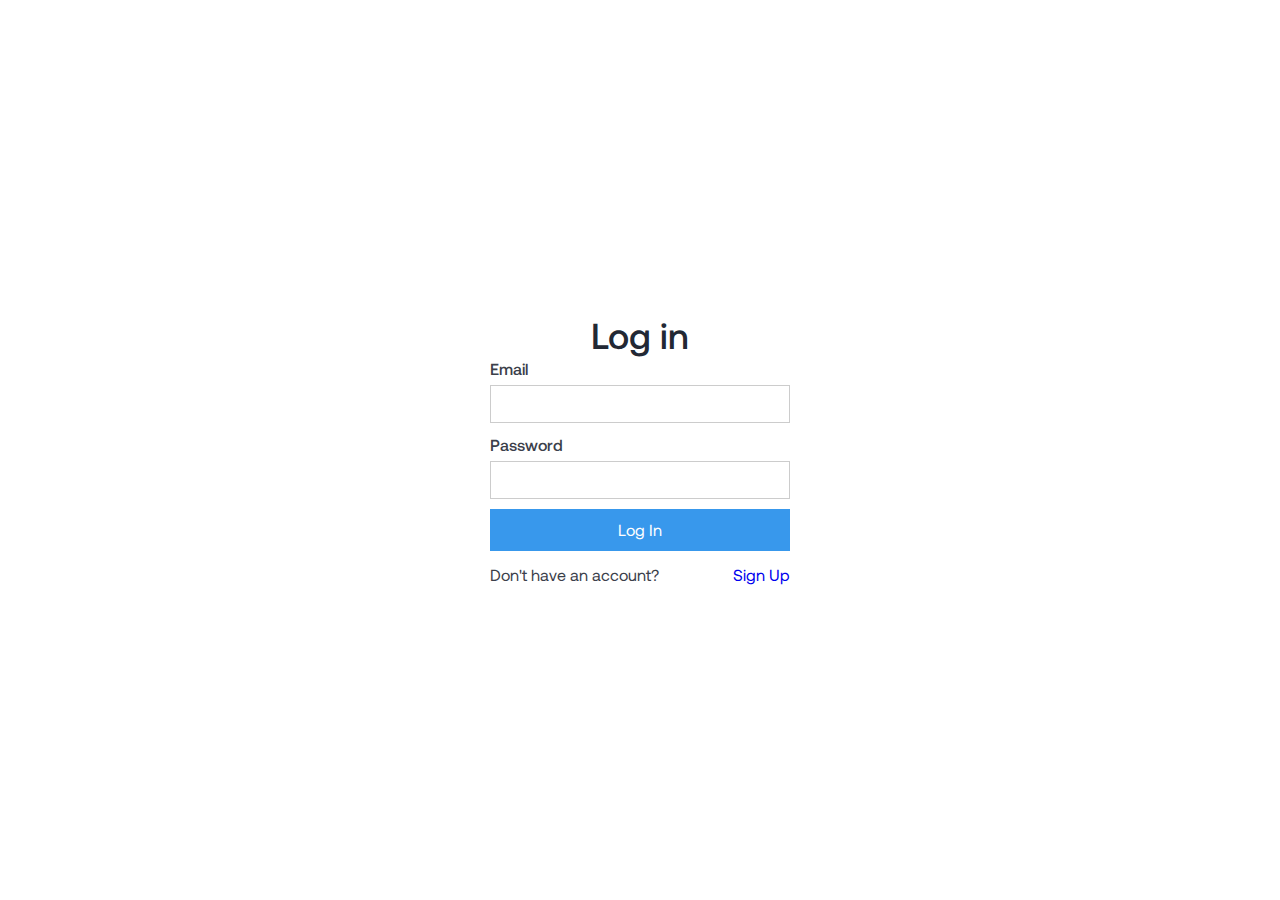
<file: log-in.html>
<!DOCTYPE html><!--  This site was created in Webflow. https://www.webflow.com  -->
<!--  Last Published: Sat May 27 2023 02:22:44 GMT+0000 (Coordinated Universal Time)  -->
<html data-wf-page="63bd0d39ba8d91a1bb5fe77b" data-wf-site="631e2ffdd44a4340129f73f2">
<head>
  <meta charset="utf-8">
  <title>Buildify</title>
  <meta content="width=device-width, initial-scale=1" name="viewport">
  <meta content="Webflow" name="generator">
  <link href="css/normalize.css" rel="stylesheet" type="text/css">
  <link href="css/webflow.css" rel="stylesheet" type="text/css">
  <link href="css/buildify-io.webflow.css" rel="stylesheet" type="text/css">
  <script type="text/javascript">!function(o,c){var n=c.documentElement,t=" w-mod-";n.className+=t+"js",("ontouchstart"in o||o.DocumentTouch&&c instanceof DocumentTouch)&&(n.className+=t+"touch")}(window,document);</script>
  <link href="images/favicon.png" rel="shortcut icon" type="image/x-icon">
  <link href="images/webclip.png" rel="apple-touch-icon">
</head>
<body>
  <div class="w-users-userformpagewrap">
    <div class="w-users-userloginformwrapper">
      <form data-wf-user-form-type="login" data-wf-user-form-redirect="/" method="post">
        <div class="w-users-userformheader">
          <h2>Log in</h2>
        </div><label for="Email">Email</label><input type="email" maxlength="256" placeholder="" name="Email" id="wf-log-in-email" class="w-input" autocomplete="username" required="" data-wf-user-form-input-type="email"><label for="Password">Password</label><input type="password" maxlength="256" placeholder="" name="Password" id="wf-log-in-password" class="w-input" required="" data-wf-user-form-input-type="password"><input type="submit" value="Log In" data-wait="Please wait..." class="w-users-userformbutton w-button">
        <div class="w-users-userformfooter"><span>Don&#x27;t have an account?</span>
          <a href="sign-up.html">Sign Up</a>
        </div>
      </form>
      <div style="display:none" data-wf-user-form-error="true" class="w-users-userformerrorstate w-form-fail">
        <div class="user-form-error-msg" wf-login-form-general-error-error="We&#x27;re having trouble logging you in. Please try again, or contact us if you continue to have problems." wf-login-form-invalid-email_or_password-error="Invalid email or password. Please try again.">We&#x27;re having trouble logging you in. Please try again, or contact us if you continue to have problems.</div>
      </div>
    </div>
  </div>
  <script src="https://d3e54v103j8qbb.cloudfront.net/js/jquery-3.5.1.min.dc5e7f18c8.js?site=631e2ffdd44a4340129f73f2" type="text/javascript" integrity="sha256-9/aliU8dGd2tb6OSsuzixeV4y/faTqgFtohetphbbj0=" crossorigin="anonymous"></script>
  <script src="js/webflow.js" type="text/javascript"></script>
</body>
</html>
</file>
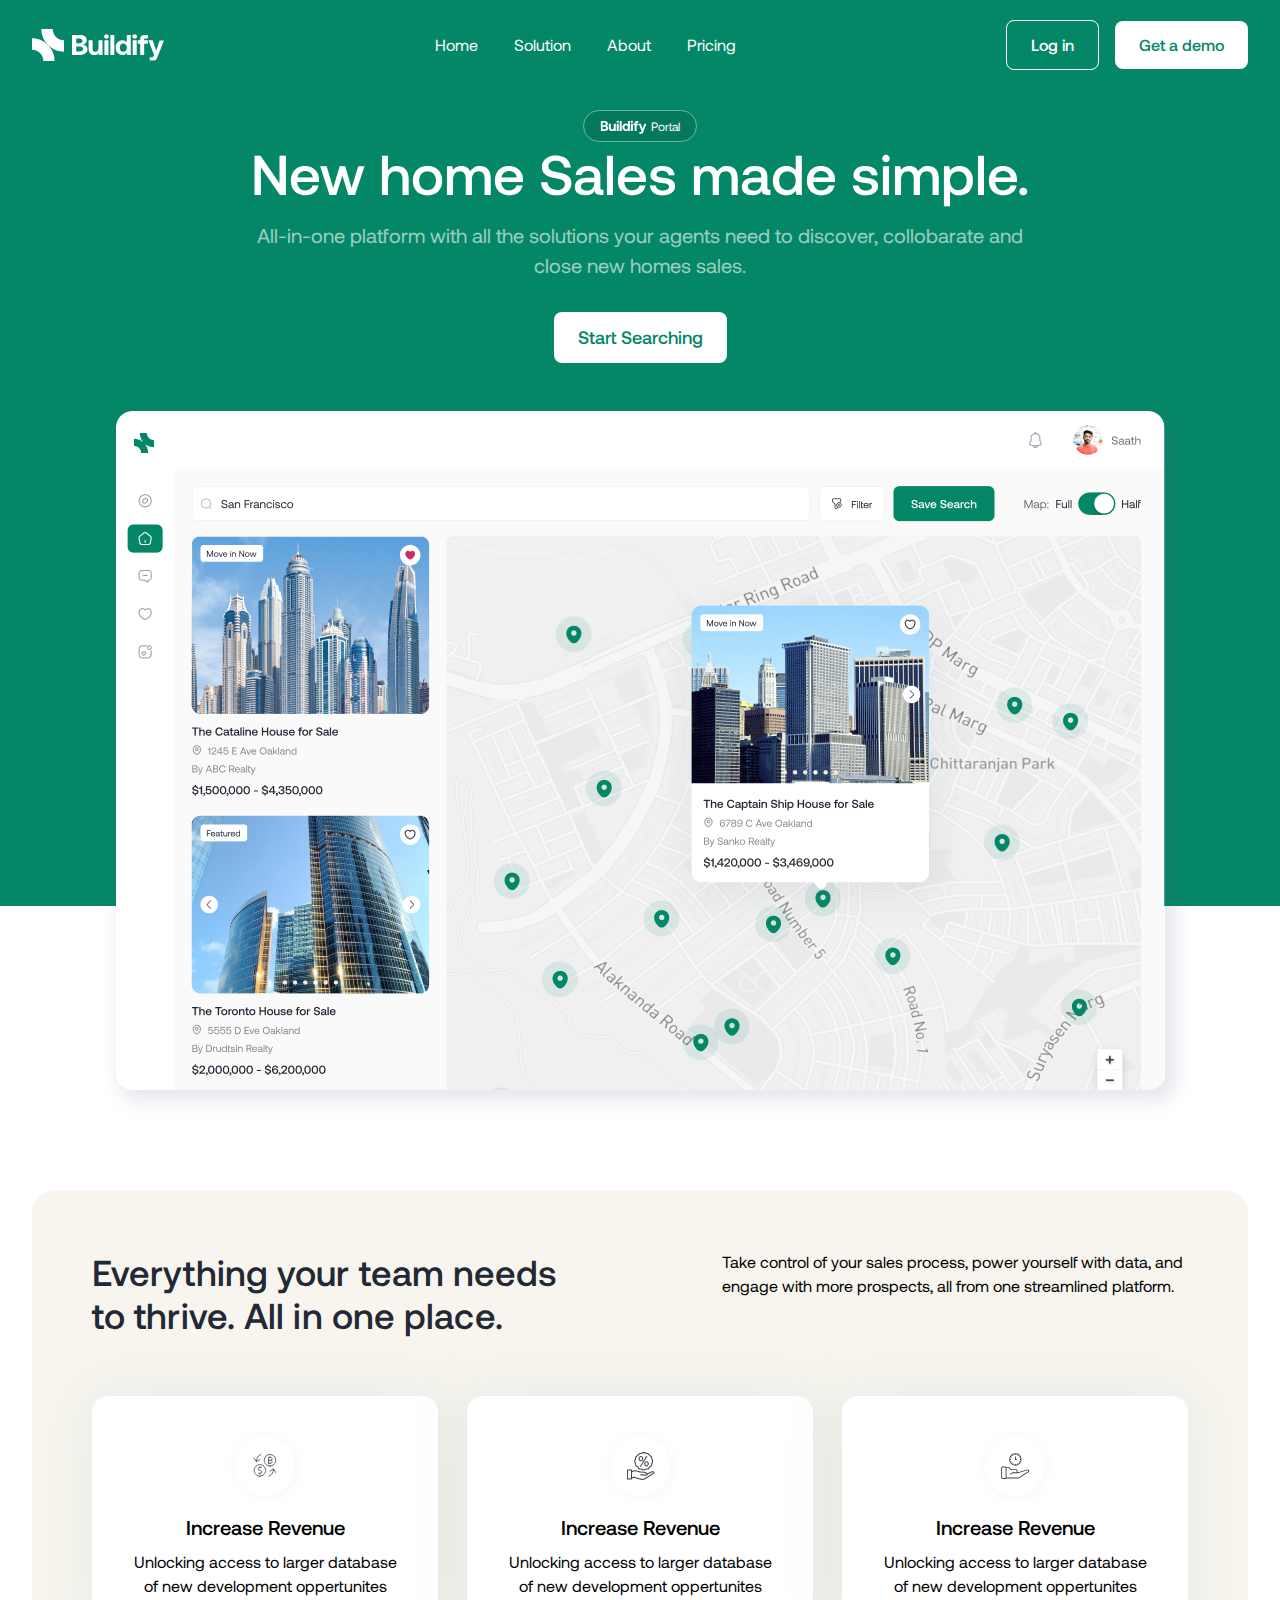
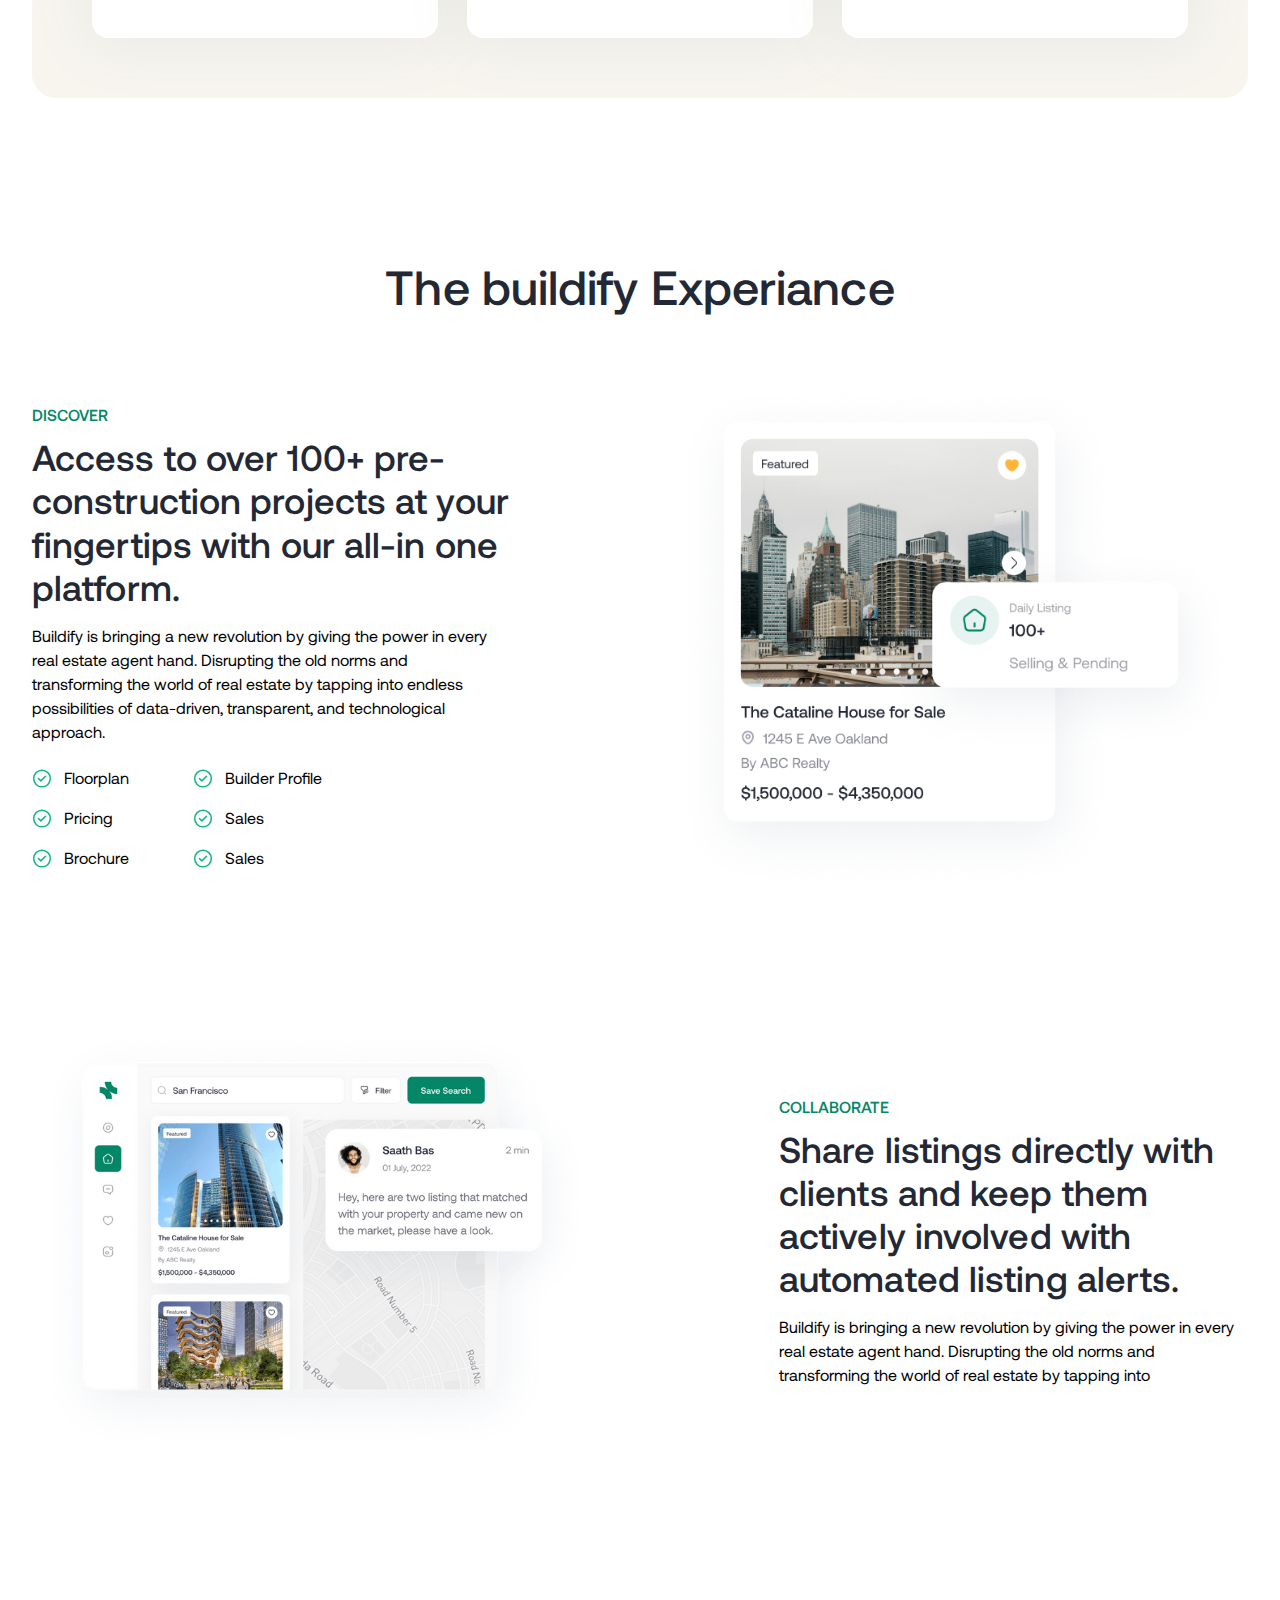
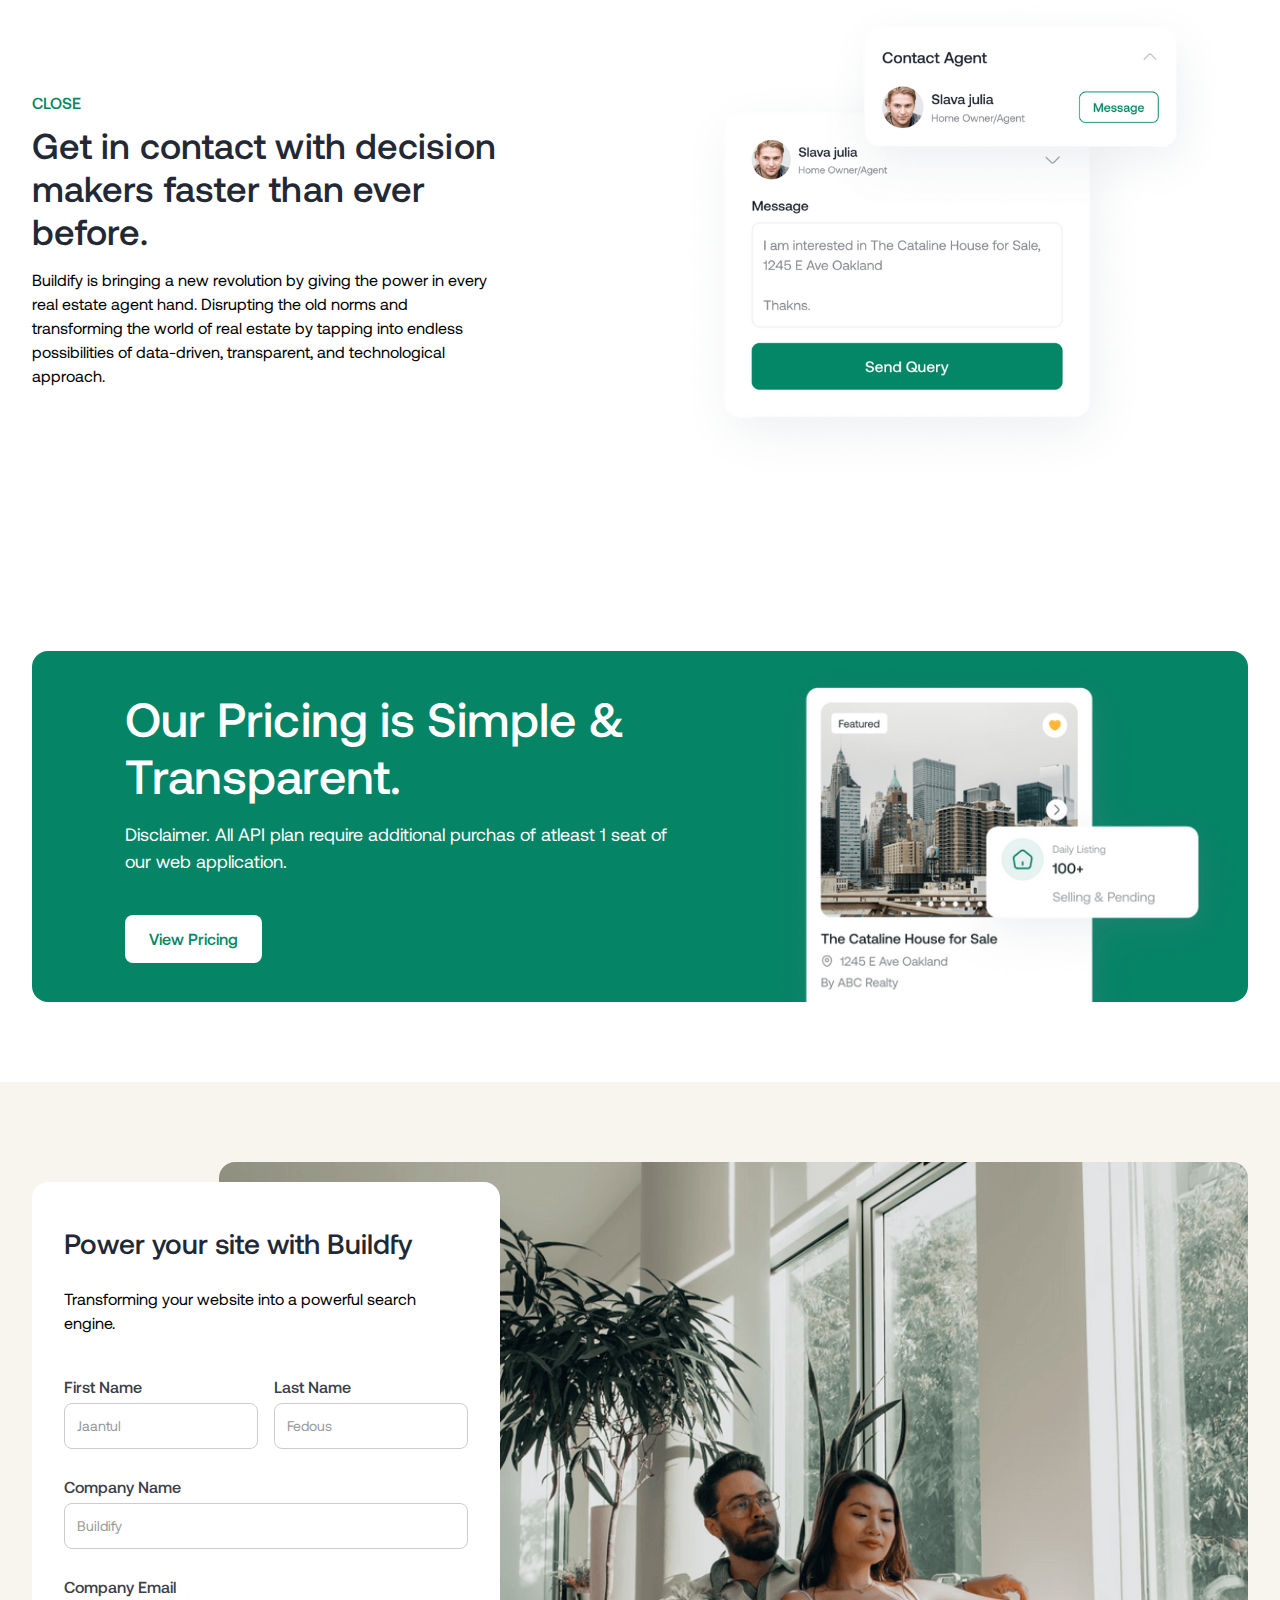
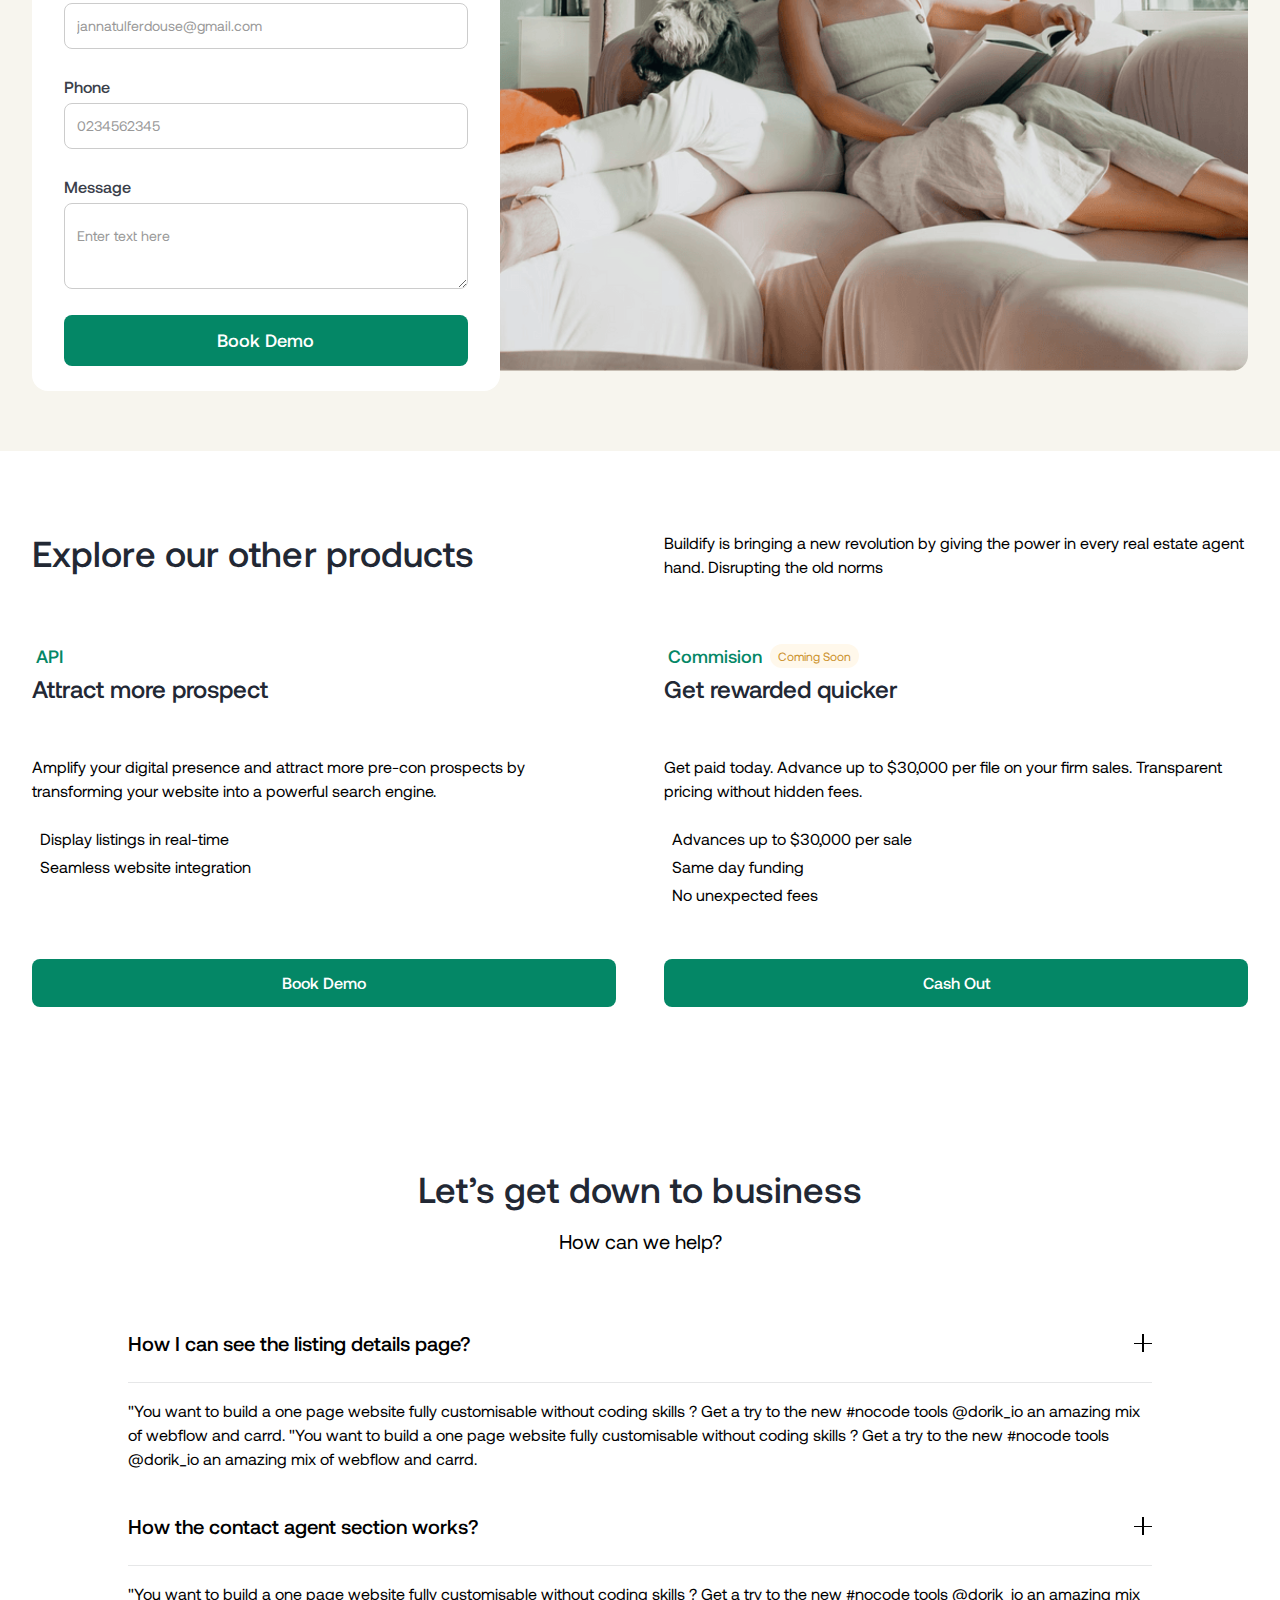
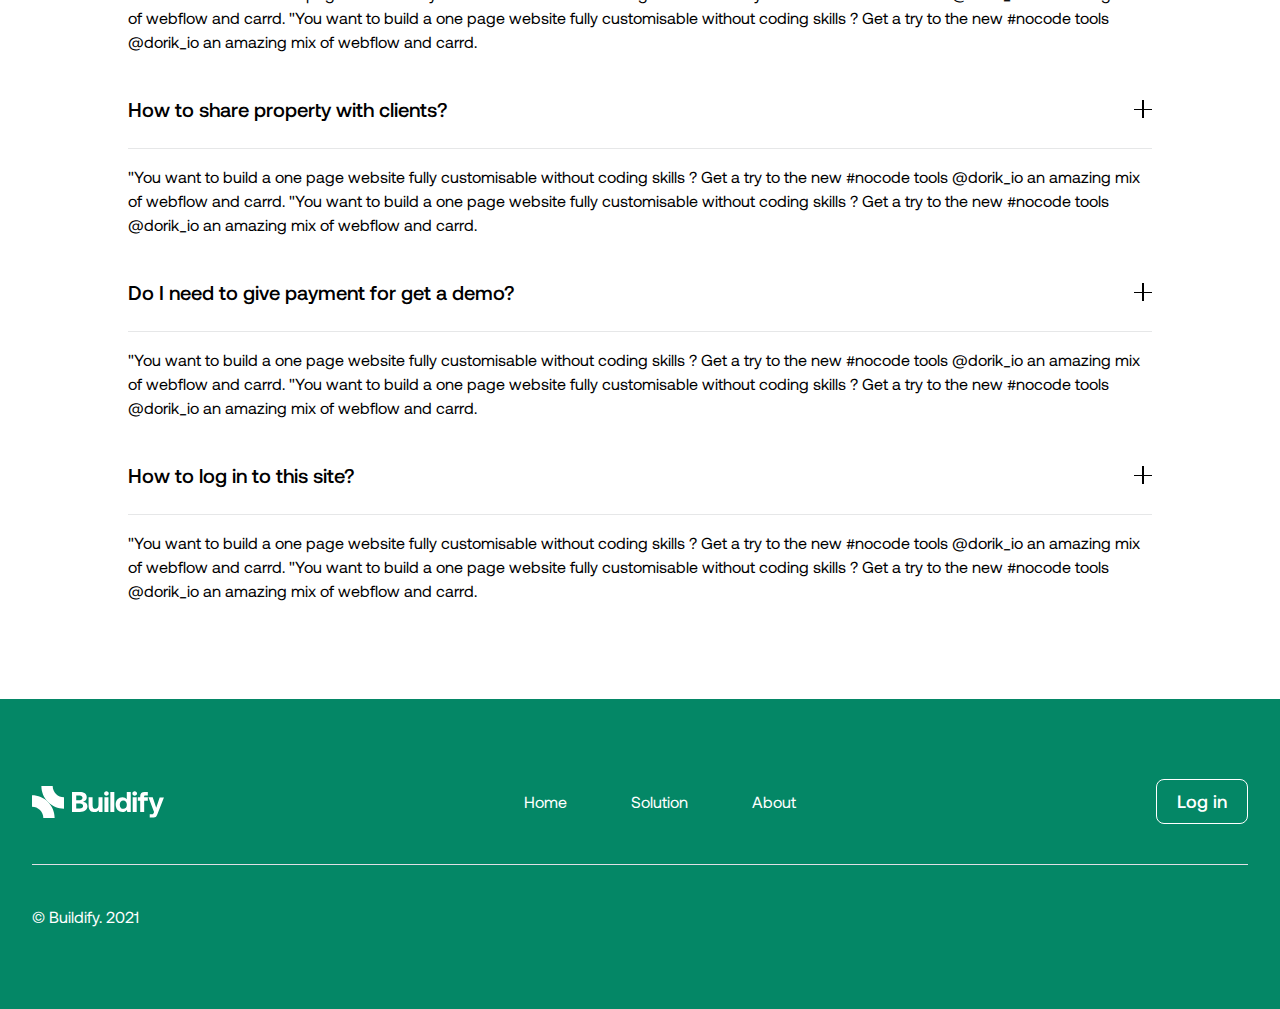
<file: portal.html>
<!DOCTYPE html><!--  This site was created in Webflow. https://www.webflow.com  -->
<!--  Last Published: Sat May 27 2023 02:22:44 GMT+0000 (Coordinated Universal Time)  -->
<html data-wf-page="632144bd33a864b3b4a07dbb" data-wf-site="631e2ffdd44a4340129f73f2">
<head>
  <meta charset="utf-8">
  <title>Portal</title>
  <meta content="Portal" property="og:title">
  <meta content="Portal" property="twitter:title">
  <meta content="width=device-width, initial-scale=1" name="viewport">
  <meta content="Webflow" name="generator">
  <link href="css/normalize.css" rel="stylesheet" type="text/css">
  <link href="css/webflow.css" rel="stylesheet" type="text/css">
  <link href="css/buildify-io.webflow.css" rel="stylesheet" type="text/css">
  <script type="text/javascript">!function(o,c){var n=c.documentElement,t=" w-mod-";n.className+=t+"js",("ontouchstart"in o||o.DocumentTouch&&c instanceof DocumentTouch)&&(n.className+=t+"touch")}(window,document);</script>
  <link href="images/favicon.png" rel="shortcut icon" type="image/x-icon">
  <link href="images/webclip.png" rel="apple-touch-icon">
</head>
<body>
  <div class="page-wrapper">
    <main class="main-wrapper">
      <div class="nav-section">
        <div class="padding-section-small">
          <div class="container-large">
            <div class="nav-section-inner-wrapper">
              <a href="index.html" class="w-inline-block"><img src="images/Logo-2.png" loading="lazy" alt="" class="mobile-nav-logo"><img src="images/Logo-White.svg" loading="lazy" alt="" class="pc-nav-logo"></a>
              <div class="nav-links-wrapper">
                <a href="index.html" class="nav-link">Home</a>
                <div data-hover="true" data-delay="0" class="w-dropdown">
                  <div class="dropdown-toggle w-dropdown-toggle">
                    <div class="nav-toogle-icon w-icon-dropdown-toggle"></div>
                    <div>Solution</div>
                  </div>
                  <nav class="dropdown-list w-dropdown-list">
                    <a href="portal.html" aria-current="page" class="link-block w-inline-block w--current">
                      <p class="nav-link-hover">Bulidify Portal</p>
                      <p class="text-size-small text-style-muted">Take control of your sales process, power yourself with data, and engage with more prospects, all from one.</p>
                    </a>
                    <a href="api.html" class="w-inline-block">
                      <p class="nav-link-hover">Bulidify API</p>
                      <p class="text-size-small text-style-muted">Take control of your sales process, power yourself with data, and engage with more prospects, all from one.</p>
                    </a>
                    <a href="commission.html" class="w-inline-block">
                      <p class="nav-link-hover">Bulidify Commision</p>
                      <p class="text-size-small text-style-muted">Take control of your sales process, power yourself with data, and engage with more prospects, all from one.</p>
                    </a>
                  </nav>
                </div>
                <a href="#" class="nav-link">About</a>
                <a href="pricing.html" class="nav-link">Pricing</a>
              </div>
              <div class="button-group nav-section">
                <a href="#" class="button is-white is-secondary is-16 w-button">Log in</a>
                <a href="#" class="button is-white is-16 w-button">Get a demo</a>
              </div>
              <a data-w-id="ab199857-9291-cc00-e3b1-6e569cf23839" href="#" class="nav-mobile-menu-btn w-inline-block"><img src="images/menu.svg" loading="lazy" alt=""></a>
              <div class="nav-mobile-menu-wrapper">
                <div class="nav-menu-top-wrapper"><img src="images/Logo-3.png" loading="lazy" width="Auto" alt=""><img src="images/close-circle.svg" loading="lazy" data-w-id="ab199857-9291-cc00-e3b1-6e569cf2383e" alt="" class="image"></div>
                <div class="nav-menu-bottom-wrapper">
                  <ul role="list" class="w-list-unstyled">
                    <li class="nav-mobile-menu-list-item">
                      <a href="index.html" class="nav-mobile-menu-links">Home</a>
                    </li>
                    <li class="nav-mobile-menu-list-item dropdown">
                      <div data-w-id="ab199857-9291-cc00-e3b1-6e569cf23845" class="nav-menu-drowdowm-btn">
                        <a href="#" class="nav-mobile-menu-links">Solution</a><img src="images/arrow-down.svg" loading="lazy" alt="" class="nav-menu-down-arrow">
                      </div>
                      <div class="nav-menu-mobile-inner-wrapper">
                        <a href="portal.html" aria-current="page" class="link-block nav-menu-mobile w-inline-block w--current">
                          <p>Bulidify Portal</p>
                          <p class="text-size-small text-style-muted">Take control of your sales process, power yourself with data, and engage with more prospects, all from one.</p>
                        </a>
                        <a href="api.html" class="link-block nav-menu-mobile w-inline-block">
                          <p>Bulidify API</p>
                          <p class="text-size-small text-style-muted">Take control of your sales process, power yourself with data, and engage with more prospects, all from one.</p>
                        </a>
                        <a href="commission.html" class="link-block nav-menu-mobile w-inline-block">
                          <p>Bulidify Commision</p>
                          <p class="text-size-small text-style-muted">Take control of your sales process, power yourself with data, and engage with more prospects, all from one.</p>
                        </a>
                      </div>
                    </li>
                    <li class="nav-mobile-menu-list-item">
                      <a href="#" class="nav-mobile-menu-links">About</a>
                    </li>
                    <li class="nav-mobile-menu-list-item">
                      <a href="pricing.html" class="nav-mobile-menu-links">Pricing</a>
                    </li>
                  </ul>
                </div>
                <div class="mobile-nav-button-pad">
                  <div class="button-group nav-section mobile">
                    <a href="#" class="button is-16 w-button">Log in</a>
                    <a href="#" class="button is-secondary is-16 w-button">Get a demo</a>
                  </div>
                </div>
              </div>
            </div>
          </div>
        </div>
      </div>
      <section class="portal-section-hero">
        <div class="portan-hero-bg"></div>
        <div class="padding-section-small">
          <div class="container-large">
            <div class="portal-hero-wrapper">
              <div class="tag"><img src="images/Logo-White_1.svg" loading="lazy" alt="">
                <p class="tag-text">Portal</p>
              </div>
              <h1 class="text-color-white text-align-center margin-small margin-bottom">New home Sales made simple.</h1>
              <p class="text-size-medium text-color-white text-style-muted text-align-center max-width-large">All-in-one platform with all the solutions your agents need to discover, collobarate and close new homes sales.</p>
              <a href="pricing.html" class="button is-white margin-custom2 margin-top w-button">Start Searching</a><img src="images/Listing-Page---Half-Map.webp" loading="lazy" srcset="images/Listing-Page---Half-Map-p-500.webp 500w, images/Listing-Page---Half-Map-p-800.webp 800w, images/Listing-Page---Half-Map.webp 1049w" sizes="(max-width: 479px) 100vw, (max-width: 767px) 92vw, (max-width: 1115px) 94vw, 1049px" alt="" class="portal-img margin-large margin-top">
            </div>
          </div>
        </div>
      </section>
      <section class="section-3-cards">
        <div class="padding-section-medium">
          <div class="container-large">
            <div class="three-cards-outter-wrapper">
              <div class="heading-3col-grid">
                <div id="w-node-_086a79a7-c8f9-23a1-a8be-6dacf379a927-b4a07dbb">
                  <h2 class="text-align-center-mobile">Everything your team needs to thrive. All in one place.</h2>
                </div>
                <div id="w-node-ac69c7cc-6282-6812-5908-1eb406586a9f-b4a07dbb" class="hidden-tablet"></div>
                <div id="w-node-_263841d1-72ab-5583-4b70-7d43110a69f7-b4a07dbb">
                  <p class="text-align-center-mobile">Take control of your sales process, power yourself with data, and engage with more prospects, all from one streamlined platform.</p>
                </div>
              </div>
              <div class="three-cards-inner-wrapper">
                <div class="three-cards-card">
                  <div class="three-cards-icon-wrapper"><img src="images/currency-dollar-diamond-1.svg" loading="lazy" alt=""></div>
                  <p class="text-size-medium text-weight-medium text-align-center portal-text">Increase Revenue</p>
                  <p class="text-align-center">Unlocking access to larger database of new development oppertunites</p>
                </div>
                <div class="three-cards-card">
                  <div class="three-cards-icon-wrapper"><img src="images/Group-1000002690.svg" loading="lazy" alt=""></div>
                  <p class="text-size-medium text-weight-medium text-align-center portal-text">Increase Revenue</p>
                  <p class="text-align-center">Unlocking access to larger database of new development oppertunites</p>
                </div>
                <div class="three-cards-card">
                  <div class="three-cards-icon-wrapper"><img src="images/Group.svg" loading="lazy" alt=""></div>
                  <p class="text-size-medium text-weight-medium text-align-center portal-text">Increase Revenue</p>
                  <p class="text-align-center">Unlocking access to larger database of new development oppertunites</p>
                </div>
              </div>
            </div>
          </div>
        </div>
      </section>
      <section class="portal-section-experiance">
        <div class="padding-section-medium">
          <div class="container-large">
            <h2 class="heading-style-h2 text-align-center margin-xlarge margin-bottom">The buildify Experiance</h2>
            <div class="two-cols-grid-wrapper">
              <div class="grid-2-cols margin-xhuge margin-bottom">
                <div id="w-node-d083e46e-9da7-37cf-6c15-98ca2edd024b-b4a07dbb" class="grid-v-align-center">
                  <p class="text-color-green text-weight-medium">DISCOVER</p>
                  <h2 class="margin-xsmall margin-top">Access to over 100+ pre-construction projects at your fingertips with our all-in one platform.</h2>
                  <p class="max-width-469 margin-small margin-top">Buildify is bringing a new revolution by giving the power in every real estate agent hand. Disrupting the old norms and transforming the world of real estate by tapping into endless possibilities of data-driven, transparent, and technological approach.</p>
                  <div class="portal-grid-2cols-list-wrapper-outer">
                    <div class="portal-grid-2cols-list-wrapper-inner">
                      <div class="portal-grid-2cols-item"><img src="images/tick-circle_1.svg" loading="lazy" alt="">
                        <p>Floorplan</p>
                      </div>
                      <div class="portal-grid-2cols-item"><img src="images/tick-circle_1.svg" loading="lazy" alt="">
                        <p>Pricing</p>
                      </div>
                      <div class="portal-grid-2cols-item"><img src="images/tick-circle_1.svg" loading="lazy" alt="">
                        <p>Brochure</p>
                      </div>
                    </div>
                    <div class="portal-grid-2cols-list-wrapper-inner">
                      <div class="portal-grid-2cols-item"><img src="images/tick-circle_1.svg" loading="lazy" alt="">
                        <p class="portal-grid-2-cols-item-text">Builder Profile</p>
                      </div>
                      <div class="portal-grid-2cols-item"><img src="images/tick-circle_1.svg" loading="lazy" alt="">
                        <p>Sales</p>
                      </div>
                      <div class="portal-grid-2cols-item"><img src="images/tick-circle_1.svg" loading="lazy" alt="">
                        <p>Sales</p>
                      </div>
                    </div>
                  </div>
                </div>
                <div id="w-node-c17f6db4-3426-0042-f729-b2f17c4c8c78-b4a07dbb"><img src="images/Group-1000002673.png" loading="lazy" srcset="images/Group-1000002673-p-500.png 500w, images/Group-1000002673.png 695w" sizes="(max-width: 479px) 100vw, (max-width: 763px) 91vw, (max-width: 767px) 695px, 44vw" alt=""></div>
              </div>
              <div class="grid-2-cols margin-xhuge margin-bottom">
                <div id="w-node-_1d0fc1ea-b92d-c53f-7082-cbda07e6f257-b4a07dbb" class="grid-2-cols-img-box"><img src="images/Images.png" loading="lazy" srcset="images/Images-p-500.png 500w, images/Images-p-800.png 800w, images/Images.png 1065w" sizes="(max-width: 479px) 100vw, (max-width: 767px) 92vw, 44vw" alt=""></div>
                <div id="w-node-_1d0fc1ea-b92d-c53f-7082-cbda07e6f235-b4a07dbb" class="grid-v-align-center grid-h-align-end">
                  <p class="text-color-green text-weight-medium">COLLABORATE</p>
                  <h2 class="margin-xsmall margin-top max-width-469">Share listings directly with clients and keep them actively involved with automated listing alerts.</h2>
                  <p class="max-width-469 margin-small margin-top">Buildify is bringing a new revolution by giving the power in every real estate agent hand. Disrupting the old norms and transforming the world of real estate by tapping into</p>
                </div>
              </div>
              <div class="grid-2-cols">
                <div id="w-node-_3d077d80-3078-05aa-7909-3b7578f3af7c-b4a07dbb" class="grid-v-align-center">
                  <p class="text-color-green text-weight-medium">CLOSE</p>
                  <h2 class="margin-xsmall margin-top max-width-469">Get in contact with decision makers faster than ever before.</h2>
                  <p class="max-width-469 margin-small margin-top">Buildify is bringing a new revolution by giving the power in every real estate agent hand. Disrupting the old norms and transforming the world of real estate by tapping into endless possibilities of data-driven, transparent, and technological approach.</p>
                </div>
                <div id="w-node-_3d077d80-3078-05aa-7909-3b7578f3af7a-b4a07dbb"><img src="images/Group-1000002668.png" loading="lazy" srcset="images/Group-1000002668-p-500.png 500w, images/Group-1000002668-p-800.png 800w, images/Group-1000002668.png 1013w" sizes="(max-width: 479px) 100vw, (max-width: 767px) 92vw, 44vw" alt=""></div>
              </div>
            </div>
          </div>
        </div>
      </section>
      <section class="section-community">
        <div class="padding-section-medium">
          <div class="container-large">
            <div class="community-wrapper">
              <div class="community-grid">
                <div id="w-node-_7dadc748-784e-3374-1d61-e2771d106534-b4a07dbb" class="community-grid-left-box">
                  <h2 class="heading-style-h2 text-color-white margin-small margin-bottom">Our Pricing is Simple &amp; Transparent.</h2>
                  <p class="text-size-18 text-color-white margin-40 margin-bottom">Disclaimer. All API plan require additional purchas of atleast 1 seat of our web application.</p>
                  <a href="pricing.html" class="button is-white is-16 w-button">View Pricing</a>
                </div>
                <div id="w-node-_7dadc748-784e-3374-1d61-e2771d10653b-b4a07dbb" class="community-grid-right-box"><img src="images/Group-1000002674.png" loading="lazy" srcset="images/Group-1000002674-p-500.png 500w, images/Group-1000002674-p-800.png 800w, images/Group-1000002674.png 872w" sizes="(max-width: 479px) 100vw, (max-width: 767px) 92vw, (max-width: 991px) 47vw, 38vw" alt="" class="community-grid-img portal"></div>
              </div>
            </div>
          </div>
        </div>
      </section>
      <section id="section-forms" class="section-form">
        <div class="padding-section-medium">
          <div class="container-large">
            <div class="form-grid">
              <div id="w-node-_5465fe69-781a-212f-01f8-ce5d0f85d4ac-b4a07dbb" class="form-grid-left-box">
                <div class="form-wrapper">
                  <div class="form-block w-form">
                    <form id="email-form" name="email-form" data-name="Email Form" method="get" class="form">
                      <h4 class="heading-style-h4 margin-xsmall margin-bottom">Power your site with Buildfy</h4>
                      <p class="margin-medium margin-bottom">Transforming your website into a powerful search engine.</p>
                      <div class="form-flex">
                        <div class="name-field-wrapper"><label for="First-Name">First Name</label><input type="text" class="text-field w-input" maxlength="256" name="First-Name" data-name="First Name" placeholder="Jaantul" id="First-Name"></div>
                        <div class="name-field-wrapper"><label for="Last-Name">Last Name</label><input type="text" class="text-field w-input" maxlength="256" name="Last-Name" data-name="Last Name" placeholder="Fedous" id="Last-Name"></div>
                      </div>
                      <div><label for="Company-Name">Company Name</label><input type="text" class="text-field w-input" maxlength="256" name="Company-Name" data-name="Company Name" placeholder="Buildify" id="Company-Name" required=""></div>
                      <div><label for="Company-Email">Company Email</label><input type="email" class="text-field w-input" maxlength="256" name="Company-Email" data-name="Company Email" placeholder="jannatulferdouse@gmail.com" id="Company-Email" required=""></div>
                      <div><label for="Phone">Phone</label><input type="tel" class="text-field w-input" maxlength="256" name="Phone" data-name="Phone" placeholder="0234562345" id="Phone" required=""></div>
                      <div><label for="Message">Message</label><textarea placeholder="Enter text here" maxlength="5000" id="Message" name="Message" data-name="Message" class="text-field w-input"></textarea></div><input type="submit" value="Book Demo" data-wait="Please wait..." class="button is-full margin-auto-top w-button">
                    </form>
                    <div class="success-message w-form-done"><img src="images/Group.png" loading="lazy" alt="" class="success-message-icon">
                      <div class="success-message-text-box"><span class="success-message-big-text">Your message has been successfully sent</span><br>Expect a reply in 2-3 business days</div>
                      <a href="portal.html" aria-current="page" class="button is-16 margin-medium margin-top w-button w--current">Ok</a>
                    </div>
                    <div class="error-message w-form-fail">
                      <div>Oops! Something went wrong while submitting the form.</div>
                    </div>
                  </div>
                </div>
              </div>
              <div id="w-node-_5465fe69-781a-212f-01f8-ce5d0f85d4da-b4a07dbb" class="form-grid-right-box"><img src="images/image-2669.png" sizes="(max-width: 991px) 100vw, 1028px" width="1120" srcset="images/image-2669-p-500.png 500w, images/image-2669-p-800.png 800w, images/image-2669-p-1080.png 1080w, images/image-2669.png 1456w" alt="" class="form-img"></div>
            </div>
          </div>
        </div>
      </section>
      <div class="section-2-cards">
        <div class="padding-section-medium">
          <div class="container-large">
            <div class="grid-2-cols column-3-rem">
              <div id="w-node-cec6f3b6-f06b-bbf7-9e7e-89c71e1828d1-b4a07dbb">
                <h2>Explore our other products</h2>
              </div>
              <div id="w-node-_8c461484-33fe-950b-339f-3f285b9df98c-b4a07dbb">
                <p>Buildify is bringing a new revolution by giving the power in every real estate agent hand. Disrupting the old norms</p>
              </div>
            </div>
            <div class="grid-2-cards margin-xlarge margin-top">
              <div id="w-node-dd6f98af-6755-579c-8485-2fc6b1a8b7eb-b4a07dbb" class="card-outter-wrapper">
                <div class="flex"><img src="images/buildify-card-logo.svg" loading="lazy" alt="" class="margin-xxsmall margin-right">
                  <p class="text-color-green text-size-18">API</p>
                </div>
                <h4 class="margin-tiny margin-top">Attract more prospect</h4>
                <div class="card-inner-wrapper"><img src="images/Group-1000002886-1.png" loading="lazy" srcset="images/Group-1000002886-1-p-500.png 500w, images/Group-1000002886-1-p-800.png 800w, images/Group-1000002886-1.png 842w" sizes="(max-width: 479px) 100vw, (max-width: 767px) 92vw, (max-width: 991px) 44vw, 45vw" alt="" class="grid-2-cards-img margin-medium margin-top">
                  <p class="margin-medium margin-top">Amplify your digital presence and attract more pre-con prospects by transforming your website into a powerful search engine.</p>
                  <ul role="list" class="padding-medium padding-vertical margin-medium margin-bottom w-list-unstyled">
                    <li class="flex"><img src="images/tick-circle.svg" loading="lazy" alt="">
                      <p class="margin-xsmall margin-left">Display listings in real-time</p>
                    </li>
                    <li class="flex"><img src="images/tick-circle.svg" loading="lazy" alt="">
                      <p class="margin-xsmall margin-left">Seamless website integration</p>
                    </li>
                  </ul>
                </div>
                <a href="api.html" class="button is-full is-16 top-auto w-button">Book Demo</a>
              </div>
              <div id="w-node-b0c2f441-677e-556e-1c61-36193a8eeb29-b4a07dbb" class="card-outter-wrapper">
                <div class="flex"><img src="images/buildify-card-logo.svg" loading="lazy" alt="" class="margin-xxsmall margin-right">
                  <p class="text-color-green text-size-18">Commision</p>
                  <p class="comming-soon-tag">Coming Soon</p>
                </div>
                <h4 class="margin-tiny margin-top">Get rewarded quicker</h4>
                <div class="card-inner-wrapper"><img src="images/Group-1000002887-1.png" loading="lazy" srcset="images/Group-1000002887-1-p-500.png 500w, images/Group-1000002887-1-p-800.png 800w, images/Group-1000002887-1.png 842w" sizes="(max-width: 479px) 100vw, (max-width: 767px) 92vw, (max-width: 991px) 44vw, 45vw" alt="" class="grid-2-cards-img margin-medium margin-top">
                  <p class="margin-medium margin-top">Get paid today. Advance up to $30,000 per file on your firm sales. Transparent pricing without hidden fees.</p>
                  <ul role="list" class="padding-medium padding-vertical margin-medium margin-bottom w-list-unstyled">
                    <li class="flex"><img src="images/tick-circle.svg" loading="lazy" alt="">
                      <p class="margin-xsmall margin-left">Advances up to $30,000 per sale</p>
                    </li>
                    <li class="flex"><img src="images/tick-circle.svg" loading="lazy" alt="">
                      <p class="margin-xsmall margin-left">Same day funding</p>
                    </li>
                    <li class="flex"><img src="images/tick-circle.svg" loading="lazy" alt="">
                      <p class="margin-xsmall margin-left">No unexpected fees</p>
                    </li>
                  </ul>
                </div>
                <a href="commission.html" class="button is-full is-16 top-auto w-button">Cash Out</a>
              </div>
            </div>
          </div>
        </div>
      </div>
      <section class="section-faq">
        <div class="padding-section-medium">
          <div class="container-large">
            <h2 class="text-align-center margin-small margin-bottom">Let’s get down to business</h2>
            <p class="text-size-medium text-align-center">How can we help?</p>
            <div class="container-medium">
              <div class="faq-outer-wrapper">
                <div class="faq-wrapper">
                  <div data-w-id="aaff05c4-135e-1d00-5cc8-e05e1fd2d412" class="faq-question-wrapper">
                    <p class="text-size-medium text-weight-medium">How I can see the listing details page?</p>
                    <div class="faq-icon-wrapper">
                      <div class="faq-line-v"></div>
                      <div class="faq-line-h"></div>
                    </div>
                  </div>
                  <div class="faq-answer-wrapper">
                    <p class="faq-answer">&quot;You want to build a one page website fully customisable without coding skills ? Get a try to the new #nocode tools @dorik_io an amazing mix of webflow and carrd. &quot;You want to build a one page website fully customisable without coding skills ? Get a try to the new #nocode tools @dorik_io an amazing mix of webflow and carrd.</p>
                  </div>
                </div>
                <div class="faq-wrapper">
                  <div data-w-id="aaff05c4-135e-1d00-5cc8-e05e1fd2d41c" class="faq-question-wrapper">
                    <p class="text-size-medium text-weight-medium">How the contact agent section works?</p>
                    <div class="faq-icon-wrapper">
                      <div class="faq-line-v"></div>
                      <div class="faq-line-h"></div>
                    </div>
                  </div>
                  <div class="faq-answer-wrapper">
                    <p class="faq-answer">&quot;You want to build a one page website fully customisable without coding skills ? Get a try to the new #nocode tools @dorik_io an amazing mix of webflow and carrd. &quot;You want to build a one page website fully customisable without coding skills ? Get a try to the new #nocode tools @dorik_io an amazing mix of webflow and carrd.</p>
                  </div>
                </div>
                <div class="faq-wrapper">
                  <div data-w-id="aaff05c4-135e-1d00-5cc8-e05e1fd2d426" class="faq-question-wrapper">
                    <p class="text-size-medium text-weight-medium">How to share property with clients?</p>
                    <div class="faq-icon-wrapper">
                      <div class="faq-line-v"></div>
                      <div class="faq-line-h"></div>
                    </div>
                  </div>
                  <div class="faq-answer-wrapper">
                    <p class="faq-answer">&quot;You want to build a one page website fully customisable without coding skills ? Get a try to the new #nocode tools @dorik_io an amazing mix of webflow and carrd. &quot;You want to build a one page website fully customisable without coding skills ? Get a try to the new #nocode tools @dorik_io an amazing mix of webflow and carrd.</p>
                  </div>
                </div>
                <div class="faq-wrapper">
                  <div data-w-id="aaff05c4-135e-1d00-5cc8-e05e1fd2d430" class="faq-question-wrapper">
                    <p class="text-size-medium text-weight-medium">Do I need to give payment for get a demo?</p>
                    <div class="faq-icon-wrapper">
                      <div class="faq-line-v"></div>
                      <div class="faq-line-h"></div>
                    </div>
                  </div>
                  <div class="faq-answer-wrapper">
                    <p class="faq-answer">&quot;You want to build a one page website fully customisable without coding skills ? Get a try to the new #nocode tools @dorik_io an amazing mix of webflow and carrd. &quot;You want to build a one page website fully customisable without coding skills ? Get a try to the new #nocode tools @dorik_io an amazing mix of webflow and carrd.</p>
                  </div>
                </div>
                <div class="faq-wrapper">
                  <div data-w-id="aaff05c4-135e-1d00-5cc8-e05e1fd2d43a" class="faq-question-wrapper">
                    <p class="text-size-medium text-weight-medium">How to log in to this site?</p>
                    <div class="faq-icon-wrapper">
                      <div class="faq-line-v"></div>
                      <div class="faq-line-h"></div>
                    </div>
                  </div>
                  <div class="faq-answer-wrapper">
                    <p class="faq-answer">&quot;You want to build a one page website fully customisable without coding skills ? Get a try to the new #nocode tools @dorik_io an amazing mix of webflow and carrd. &quot;You want to build a one page website fully customisable without coding skills ? Get a try to the new #nocode tools @dorik_io an amazing mix of webflow and carrd.</p>
                  </div>
                </div>
              </div>
            </div>
          </div>
        </div>
      </section>
      <footer class="section-footer">
        <div class="padding-section-medium">
          <div class="container-large">
            <div class="footer-upper-wrapper"><img src="images/Logo-White.svg" loading="lazy" alt="">
              <div class="footer-links-wrapper">
                <a href="#" class="text-color-white text-weight-normal">Home</a>
                <div data-hover="true" data-delay="0" class="w-dropdown">
                  <div class="dropdown-toggle w-dropdown-toggle">
                    <div class="nav-toogle-icon w-icon-dropdown-toggle"></div>
                    <div>Solution</div>
                  </div>
                  <div class="dropdown-list footer w-dropdown-list">
                    <a href="portal.html" aria-current="page" class="link-block w-inline-block w--current">
                      <p>Bulidify Portal</p>
                      <p class="text-size-small text-style-muted">Take control of your sales process, power yourself with data, and engage with more prospects, all from one.</p>
                    </a>
                    <a href="api.html" class="w-inline-block">
                      <p>Bulidify API</p>
                      <p class="text-size-small text-style-muted">Take control of your sales process, power yourself with data, and engage with more prospects, all from one.</p>
                    </a>
                    <a href="commission.html" class="w-inline-block">
                      <p>Bulidify Commision</p>
                      <p class="text-size-small text-style-muted">Take control of your sales process, power yourself with data, and engage with more prospects, all from one.</p>
                    </a>
                  </div>
                </div>
                <a href="#" class="text-color-white text-weight-normal">About</a>
              </div>
              <a href="#" class="button is-small is-footer w-button">Log in</a>
            </div>
            <div class="footer-down-wrapper">
              <p class="text-color-white">© Buildify. 2021</p>
              <div class="social-icons-wrapper">
                <a href="#" class="w-inline-block"><img src="images/Facebook.svg" loading="lazy" alt=""></a>
                <a href="#" class="w-inline-block"><img src="images/Twitter.svg" loading="lazy" alt=""></a>
                <a href="#" class="w-inline-block"><img src="images/Instagram.svg" loading="lazy" alt=""></a>
              </div>
            </div>
          </div>
        </div>
      </footer>
    </main>
  </div>
  <script src="https://d3e54v103j8qbb.cloudfront.net/js/jquery-3.5.1.min.dc5e7f18c8.js?site=631e2ffdd44a4340129f73f2" type="text/javascript" integrity="sha256-9/aliU8dGd2tb6OSsuzixeV4y/faTqgFtohetphbbj0=" crossorigin="anonymous"></script>
  <script src="js/webflow.js" type="text/javascript"></script>
</body>
</html>
</file>
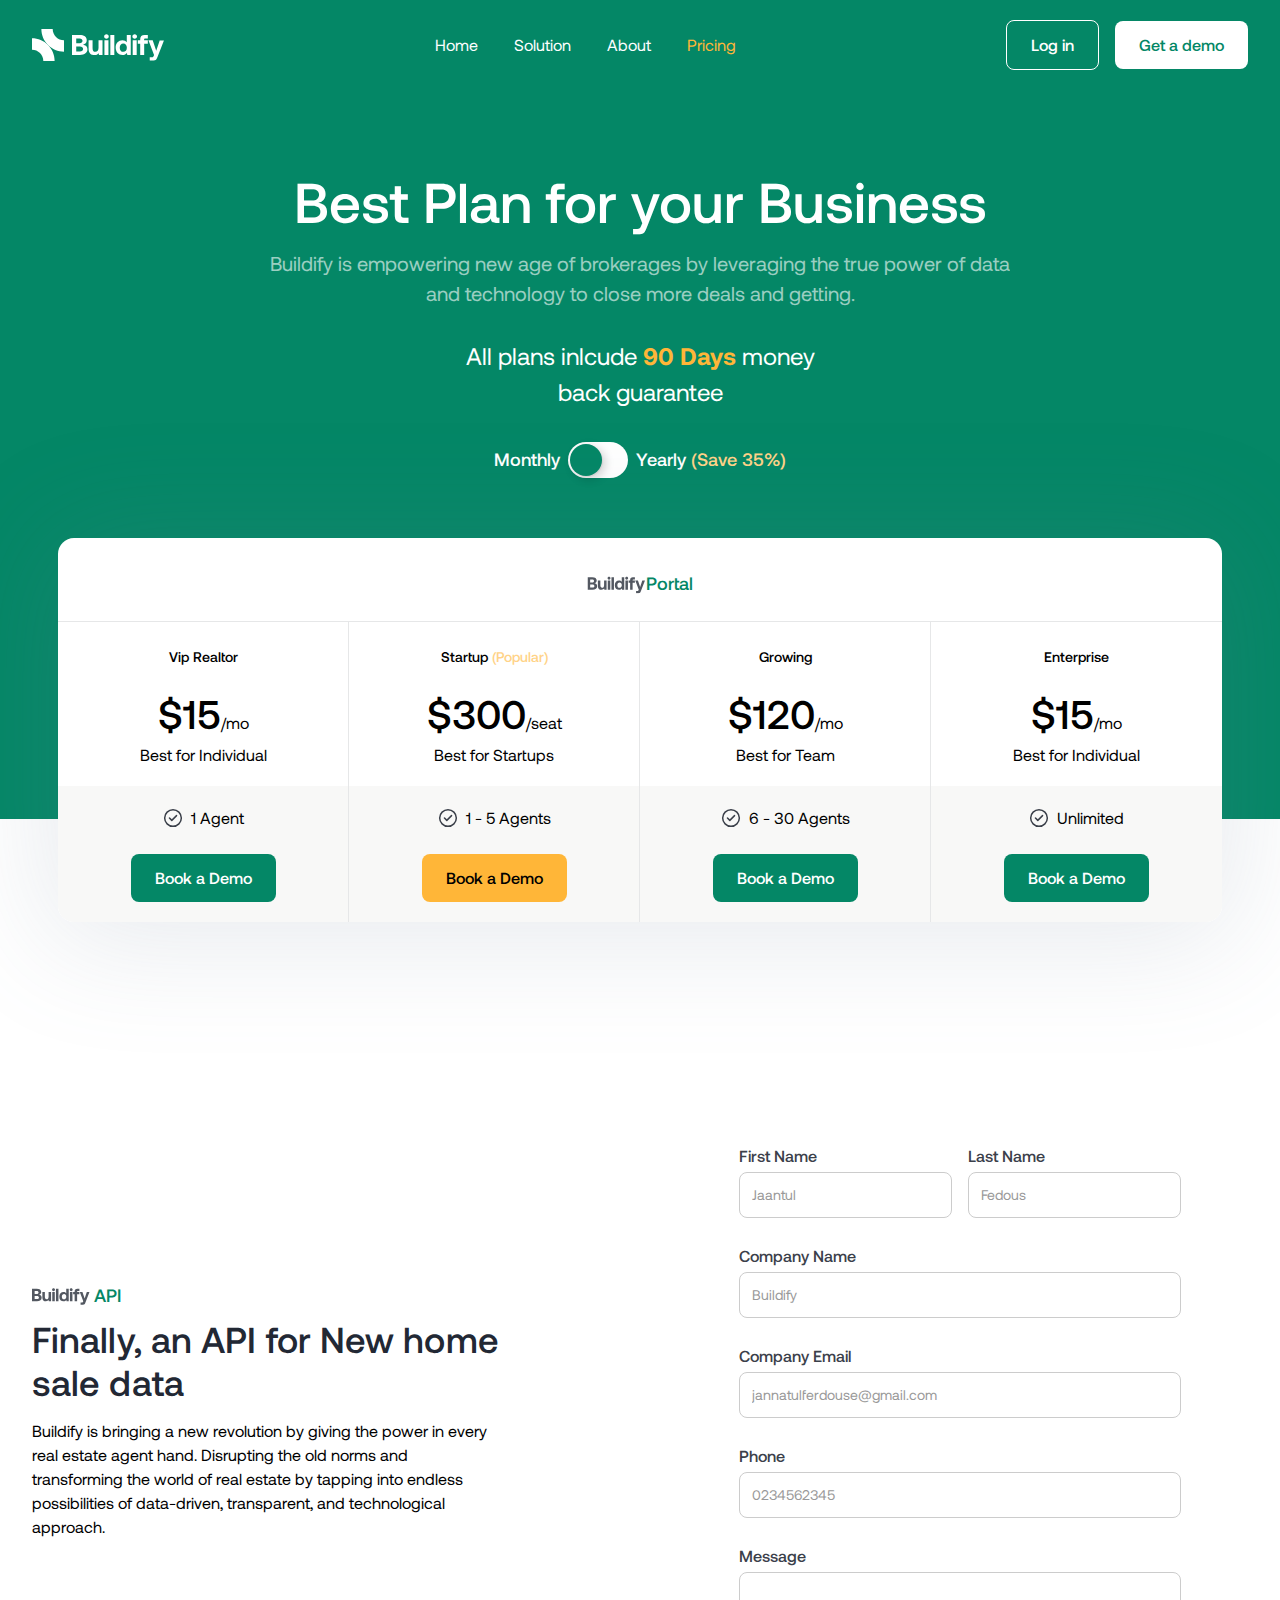
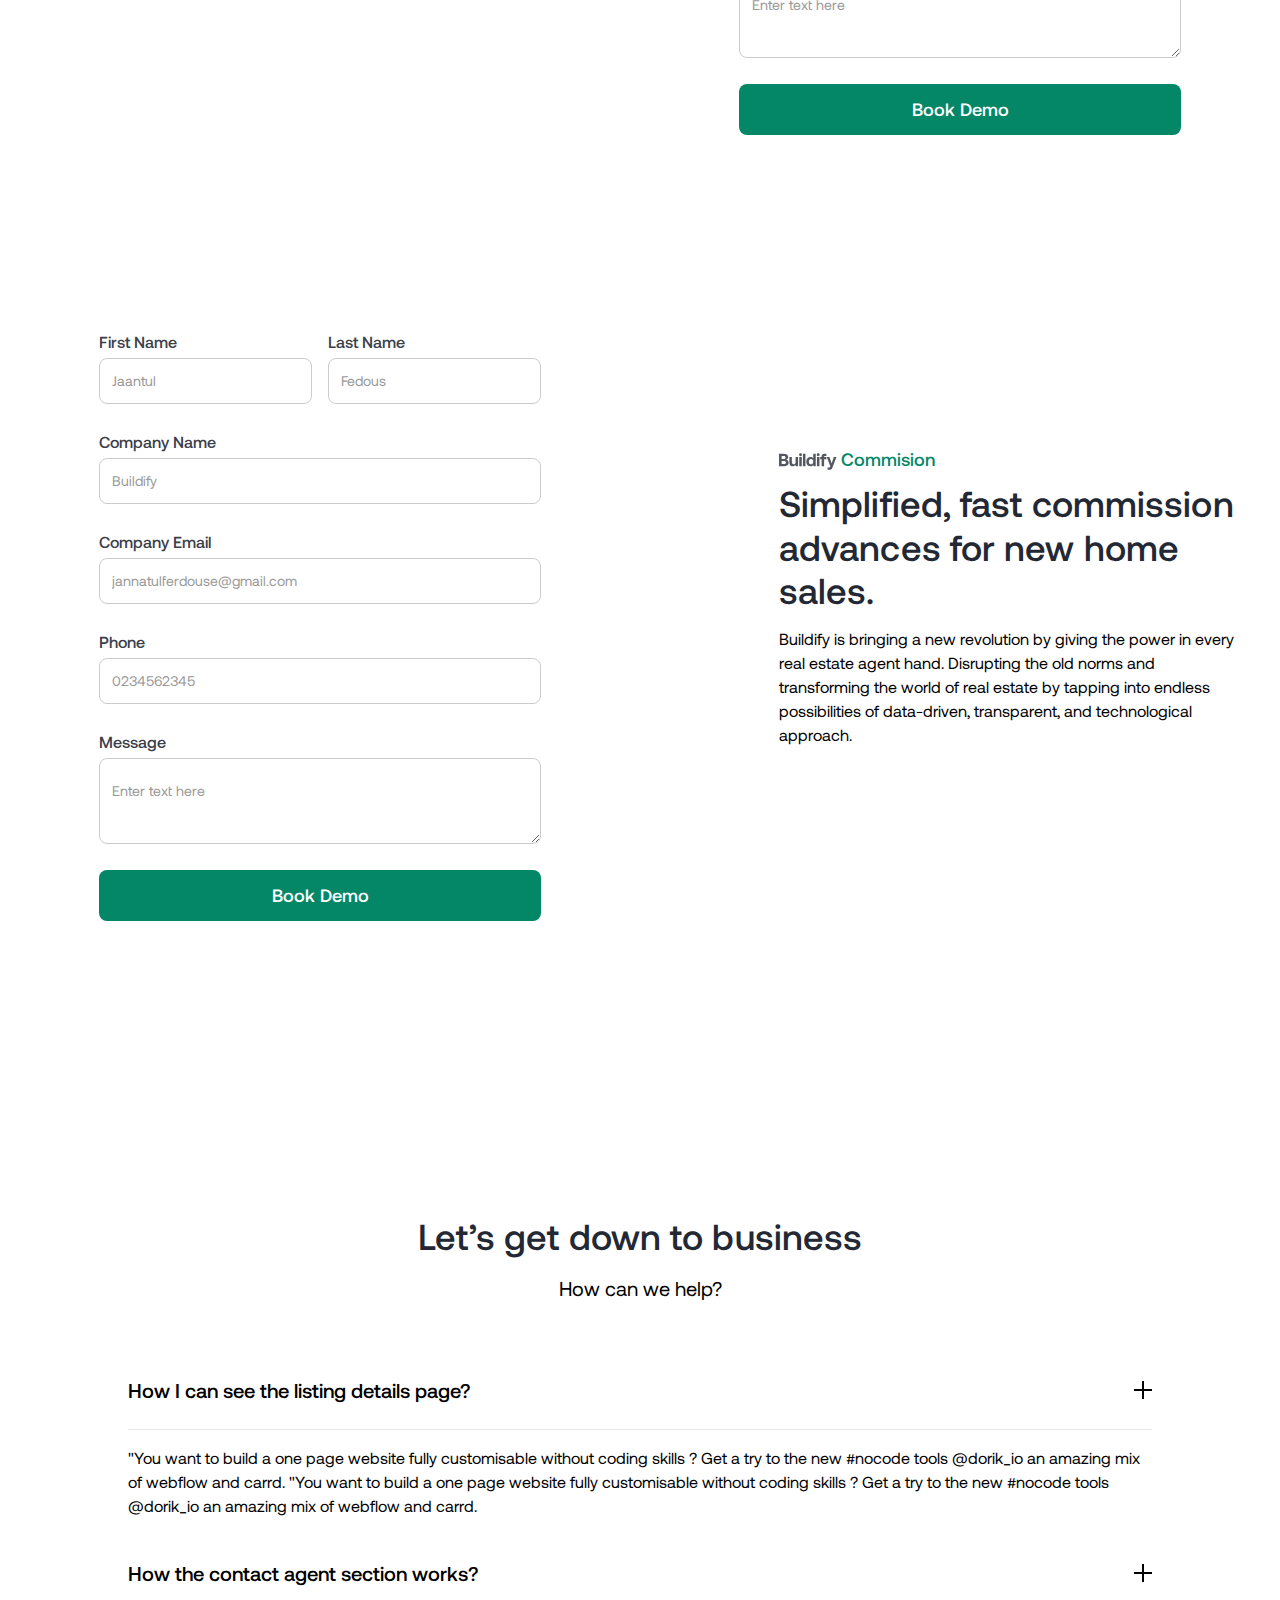
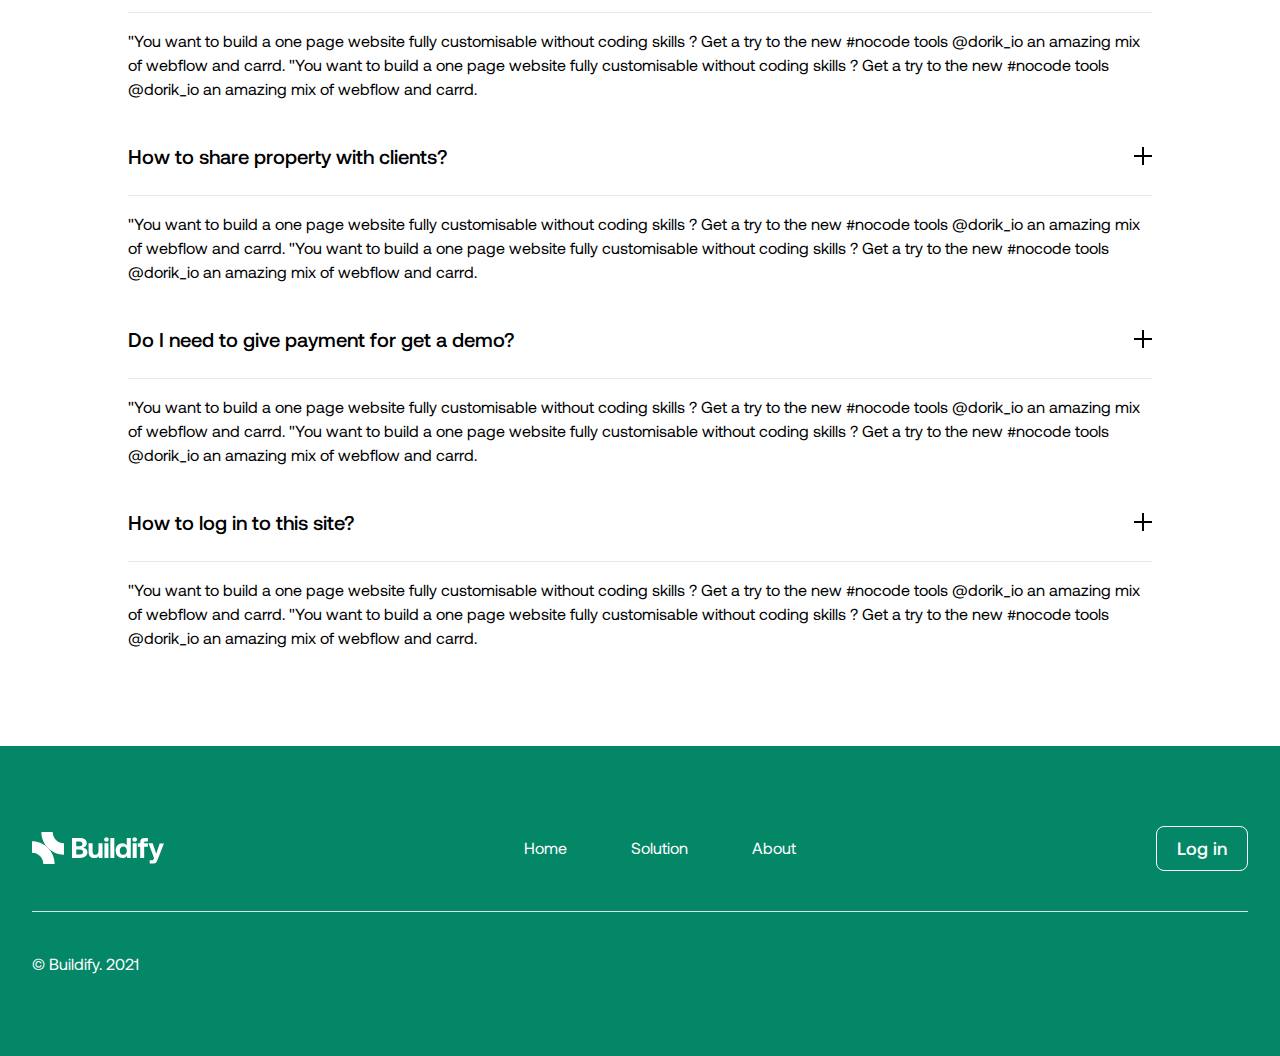
<file: pricing.html>
<!DOCTYPE html><!--  This site was created in Webflow. https://www.webflow.com  -->
<!--  Last Published: Sat May 27 2023 02:22:44 GMT+0000 (Coordinated Universal Time)  -->
<html data-wf-page="6323fae79489a291be560b65" data-wf-site="631e2ffdd44a4340129f73f2">
<head>
  <meta charset="utf-8">
  <title>Pricing</title>
  <meta content="Pricing" property="og:title">
  <meta content="Pricing" property="twitter:title">
  <meta content="width=device-width, initial-scale=1" name="viewport">
  <meta content="Webflow" name="generator">
  <link href="css/normalize.css" rel="stylesheet" type="text/css">
  <link href="css/webflow.css" rel="stylesheet" type="text/css">
  <link href="css/buildify-io.webflow.css" rel="stylesheet" type="text/css">
  <script type="text/javascript">!function(o,c){var n=c.documentElement,t=" w-mod-";n.className+=t+"js",("ontouchstart"in o||o.DocumentTouch&&c instanceof DocumentTouch)&&(n.className+=t+"touch")}(window,document);</script>
  <link href="images/favicon.png" rel="shortcut icon" type="image/x-icon">
  <link href="images/webclip.png" rel="apple-touch-icon">
</head>
<body>
  <div class="page-wrapper">
    <div class="main-wrapper">
      <div class="overlay-form">
        <div class="form-wrapper pricing-overlay"><img src="images/close-circle.svg" loading="lazy" data-w-id="82f0a688-f440-062f-689c-6d46532a11ff" alt="" class="form-overlay-close">
          <div class="form-block w-form">
            <form id="email-form" name="email-form" data-name="Email Form" method="get" class="form">
              <div>
                <h4 class="heading-style-h4 margin-xsmall margin-bottom">Power your site with Buildfy</h4>
                <p class="margin-medium margin-bottom">Transforming your website into a powerful search engine.</p>
              </div>
              <div class="form-flex">
                <div class="name-field-wrapper"><label for="First-Name">First Name</label><input type="text" class="text-field w-input" maxlength="256" name="First-Name" data-name="First Name" placeholder="Jaantul" id="First-Name"></div>
                <div class="name-field-wrapper"><label for="Last-Name">Last Name</label><input type="text" class="text-field w-input" maxlength="256" name="Last-Name" data-name="Last Name" placeholder="Fedous" id="Last-Name"></div>
              </div>
              <div><label for="Company-Name">Company Name</label><input type="text" class="text-field w-input" maxlength="256" name="Company-Name" data-name="Company Name" placeholder="Buildify" id="Company-Name" required=""></div>
              <div><label for="Company-Email">Company Email</label><input type="email" class="text-field w-input" maxlength="256" name="Company-Email" data-name="Company Email" placeholder="jannatulferdouse@gmail.com" id="Company-Email" required=""></div>
              <div><label for="Phone">Phone</label><input type="tel" class="text-field w-input" maxlength="256" name="Phone" data-name="Phone" placeholder="0234562345" id="Phone" required=""></div>
              <div><label for="Message">Message</label><textarea placeholder="Enter text here" maxlength="5000" id="Message" name="Message" data-name="Message" class="text-field w-input"></textarea></div><input type="submit" value="Book Demo" data-wait="Please wait..." class="button is-full margin-auto-top w-button">
            </form>
            <div class="success-message w-form-done"><img src="images/Group.png" loading="lazy" alt="" class="success-message-icon">
              <div class="success-message-text-box"><span class="success-message-big-text">Your message has been successfully sent</span><br>Expect a reply in 2-3 business days</div>
              <a href="pricing.html" aria-current="page" class="button is-16 margin-large margin-top w-button w--current">OK</a>
            </div>
            <div class="error-message w-form-fail">
              <div>Oops! Something went wrong while submitting the form.</div>
            </div>
          </div>
        </div>
      </div>
      <div class="nav-section">
        <div class="padding-section-small">
          <div class="container-large">
            <div class="nav-section-inner-wrapper">
              <a href="index.html" class="w-inline-block"><img src="images/Logo-2.png" loading="lazy" alt="" class="mobile-nav-logo"><img src="images/Logo-White.svg" loading="lazy" alt="" class="pc-nav-logo"></a>
              <div class="nav-links-wrapper">
                <a href="index.html" class="nav-link">Home</a>
                <div data-hover="true" data-delay="0" class="w-dropdown">
                  <div class="dropdown-toggle w-dropdown-toggle">
                    <div class="nav-toogle-icon w-icon-dropdown-toggle"></div>
                    <div>Solution</div>
                  </div>
                  <nav class="dropdown-list w-dropdown-list">
                    <a href="portal.html" class="link-block w-inline-block">
                      <p class="nav-link-hover">Bulidify Portal</p>
                      <p class="text-size-small text-style-muted">Take control of your sales process, power yourself with data, and engage with more prospects, all from one.</p>
                    </a>
                    <a href="api.html" class="w-inline-block">
                      <p class="nav-link-hover">Bulidify API</p>
                      <p class="text-size-small text-style-muted">Take control of your sales process, power yourself with data, and engage with more prospects, all from one.</p>
                    </a>
                    <a href="commission.html" class="w-inline-block">
                      <p class="nav-link-hover">Bulidify Commision</p>
                      <p class="text-size-small text-style-muted">Take control of your sales process, power yourself with data, and engage with more prospects, all from one.</p>
                    </a>
                  </nav>
                </div>
                <a href="#" class="nav-link">About</a>
                <a href="pricing.html" aria-current="page" class="nav-link w--current">Pricing</a>
              </div>
              <div class="button-group nav-section">
                <a href="#" class="button is-white is-secondary is-16 w-button">Log in</a>
                <a href="#" class="button is-white is-16 w-button">Get a demo</a>
              </div>
              <a data-w-id="ab199857-9291-cc00-e3b1-6e569cf23839" href="#" class="nav-mobile-menu-btn w-inline-block"><img src="images/menu.svg" loading="lazy" alt=""></a>
              <div class="nav-mobile-menu-wrapper">
                <div class="nav-menu-top-wrapper"><img src="images/Logo-3.png" loading="lazy" width="Auto" alt=""><img src="images/close-circle.svg" loading="lazy" data-w-id="ab199857-9291-cc00-e3b1-6e569cf2383e" alt="" class="image"></div>
                <div class="nav-menu-bottom-wrapper">
                  <ul role="list" class="w-list-unstyled">
                    <li class="nav-mobile-menu-list-item">
                      <a href="index.html" class="nav-mobile-menu-links">Home</a>
                    </li>
                    <li class="nav-mobile-menu-list-item dropdown">
                      <div data-w-id="ab199857-9291-cc00-e3b1-6e569cf23845" class="nav-menu-drowdowm-btn">
                        <a href="#" class="nav-mobile-menu-links">Solution</a><img src="images/arrow-down.svg" loading="lazy" alt="" class="nav-menu-down-arrow">
                      </div>
                      <div class="nav-menu-mobile-inner-wrapper">
                        <a href="portal.html" class="link-block nav-menu-mobile w-inline-block">
                          <p>Bulidify Portal</p>
                          <p class="text-size-small text-style-muted">Take control of your sales process, power yourself with data, and engage with more prospects, all from one.</p>
                        </a>
                        <a href="api.html" class="link-block nav-menu-mobile w-inline-block">
                          <p>Bulidify API</p>
                          <p class="text-size-small text-style-muted">Take control of your sales process, power yourself with data, and engage with more prospects, all from one.</p>
                        </a>
                        <a href="commission.html" class="link-block nav-menu-mobile w-inline-block">
                          <p>Bulidify Commision</p>
                          <p class="text-size-small text-style-muted">Take control of your sales process, power yourself with data, and engage with more prospects, all from one.</p>
                        </a>
                      </div>
                    </li>
                    <li class="nav-mobile-menu-list-item">
                      <a href="#" class="nav-mobile-menu-links">About</a>
                    </li>
                    <li class="nav-mobile-menu-list-item">
                      <a href="pricing.html" aria-current="page" class="nav-mobile-menu-links w--current">Pricing</a>
                    </li>
                  </ul>
                </div>
                <div class="mobile-nav-button-pad">
                  <div class="button-group nav-section mobile">
                    <a href="#" class="button is-16 w-button">Log in</a>
                    <a href="#" class="button is-secondary is-16 w-button">Get a demo</a>
                  </div>
                </div>
              </div>
            </div>
          </div>
        </div>
      </div>
      <div class="pricing-section-hero">
        <div class="pricing-hero-bg"></div>
        <div class="padding-section-medium">
          <div class="container-large">
            <div class="pricing-hero-wrapper">
              <h1 class="text-color-white text-align-center">Best Plan for your Business</h1>
              <p class="text-size-medium text-color-white text-style-muted margin-small margin-top max-width-large text-align-center margin-h-auto">Buildify is empowering new age of brokerages by leveraging the true power of data and technology to close more deals and getting.</p>
              <p class="pricing-sub-text">All plans inlcude <span class="pricing-yellow-text">90 Days</span> money <br>back guarantee</p>
              <div class="pricing-toogle-wrapper">
                <p class="text-size-18 text-weight-medium text-color-white pricing">Monthly</p>
                <div data-w-id="d15ffefa-5873-7e27-3d37-dea4d868df8c" class="price-toogle">
                  <div class="toogle-button"></div>
                </div>
                <p class="text-size-18 text-weight-medium text-color-white pricing">Yearly <span class="yellow-text">(Save 35%)</span></p>
              </div>
              <div class="pricing-table-wrapper">
                <div class="pricing-combained yearly">
                  <div class="pricing-table-heading-wrap"><img src="images/Logo-White_2.svg" loading="lazy" alt="">
                    <p class="text-size-18 text-color-green text-weight-medium">Portal</p>
                  </div>
                  <div class="pricing-table-inner-wrapper">
                    <div class="pricing-table-box top-box">
                      <p class="text-size-small text-weight-medium margin-medium margin-top">Vip Realtor</p>
                      <p class="text-size-regular margin-small margin-top"><span class="pricing-number">$12</span>/mo</p>
                      <p>Best for Individual</p>
                      <div class="pricing-table-box-button-wrapper">
                        <div class="pricing-box-agent"><img src="images/tick-circle.svg" loading="lazy" alt="">
                          <p>1 Agent</p>
                        </div>
                        <a data-w-id="f2b0265b-685e-dfb4-54df-ab80e7d2999d" href="#" class="button is-16 margin-medium margin-top w-button">Book a Demo</a>
                      </div>
                    </div>
                    <div class="pricing-table-box">
                      <p class="text-size-small text-weight-medium margin-medium margin-top">Startup <span class="yellow-text">(Popular)</span></p>
                      <p class="text-size-regular margin-small margin-top"><span class="pricing-number">$199</span>/seat</p>
                      <p>Best for Startups</p>
                      <div class="pricing-table-box-button-wrapper">
                        <div class="pricing-box-agent"><img src="images/tick-circle.svg" loading="lazy" alt="">
                          <p>1 - 5 Agents</p>
                        </div>
                        <a data-w-id="9329d8e5-f0ec-824a-1e66-f0b0c675529b" href="#" class="button is-16 margin-medium margin-top is-yellow w-button">Book a Demo</a>
                      </div>
                    </div>
                    <div class="pricing-table-box">
                      <p class="text-size-small text-weight-medium margin-medium margin-top">Growing</p>
                      <p class="text-size-regular margin-small margin-top"><span class="pricing-number">$99</span>/mo</p>
                      <p>Best for Team</p>
                      <div class="pricing-table-box-button-wrapper">
                        <div class="pricing-box-agent"><img src="images/tick-circle.svg" loading="lazy" alt="">
                          <p>6 - 30 Agents</p>
                        </div>
                        <a data-w-id="91457580-afb1-7bb7-8a1a-fb6129712e95" href="#" class="button is-16 margin-medium margin-top w-button">Book a Demo</a>
                      </div>
                    </div>
                    <div class="pricing-table-box is-last">
                      <p class="text-size-small text-weight-medium margin-medium margin-top">Enterprise</p>
                      <p class="text-size-regular margin-small margin-top"><span class="pricing-number">$12</span>/mo</p>
                      <p>Best for Individual</p>
                      <div class="pricing-table-box-button-wrapper">
                        <div class="pricing-box-agent"><img src="images/tick-circle.svg" loading="lazy" alt="">
                          <p>Unlimited</p>
                        </div>
                        <a data-w-id="f69930b9-7578-03e4-c75f-5fe8ecd80fcc" href="#" class="button is-16 margin-medium margin-top w-button">Book a Demo</a>
                      </div>
                    </div>
                  </div>
                </div>
                <div class="pricing-combained monthly">
                  <div class="pricing-table-heading-wrap"><img src="images/Logo-White_2.svg" loading="lazy" alt="">
                    <p class="text-size-18 text-color-green text-weight-medium">Portal</p>
                  </div>
                  <div class="pricing-table-inner-wrapper">
                    <div class="pricing-table-box top-box">
                      <p class="text-size-small text-weight-medium margin-medium margin-top">Vip Realtor</p>
                      <p class="text-size-regular margin-small margin-top"><span class="pricing-number">$15</span>/mo</p>
                      <p>Best for Individual</p>
                      <div class="pricing-table-box-button-wrapper">
                        <div class="pricing-box-agent"><img src="images/tick-circle.svg" loading="lazy" alt="">
                          <p>1 Agent</p>
                        </div>
                        <a data-w-id="f6657395-4e38-a53c-bc71-77bb40b3eac6" href="#" class="button is-16 margin-medium margin-top w-button">Book a Demo</a>
                      </div>
                    </div>
                    <div class="pricing-table-box">
                      <p class="text-size-small text-weight-medium margin-medium margin-top">Startup <span class="yellow-text">(Popular)</span></p>
                      <p class="text-size-regular margin-small margin-top"><span class="pricing-number">$300</span>/seat</p>
                      <p>Best for Startups</p>
                      <div class="pricing-table-box-button-wrapper">
                        <div class="pricing-box-agent"><img src="images/tick-circle.svg" loading="lazy" alt="">
                          <p>1 - 5 Agents</p>
                        </div>
                        <a data-w-id="f6657395-4e38-a53c-bc71-77bb40b3ead8" href="#" class="button is-16 margin-medium margin-top is-yellow w-button">Book a Demo</a>
                      </div>
                    </div>
                    <div class="pricing-table-box">
                      <p class="text-size-small text-weight-medium margin-medium margin-top">Growing</p>
                      <p class="text-size-regular margin-small margin-top"><span class="pricing-number">$120</span>/mo</p>
                      <p>Best for Team</p>
                      <div class="pricing-table-box-button-wrapper">
                        <div class="pricing-box-agent"><img src="images/tick-circle.svg" loading="lazy" alt="">
                          <p>6 - 30 Agents</p>
                        </div>
                        <a data-w-id="f6657395-4e38-a53c-bc71-77bb40b3eae8" href="#" class="button is-16 margin-medium margin-top w-button">Book a Demo</a>
                      </div>
                    </div>
                    <div class="pricing-table-box is-last">
                      <p class="text-size-small text-weight-medium margin-medium margin-top">Enterprise</p>
                      <p class="text-size-regular margin-small margin-top"><span class="pricing-number">$15</span>/mo</p>
                      <p>Best for Individual</p>
                      <div class="pricing-table-box-button-wrapper">
                        <div class="pricing-box-agent"><img src="images/tick-circle.svg" loading="lazy" alt="">
                          <p>Unlimited</p>
                        </div>
                        <a data-w-id="f6657395-4e38-a53c-bc71-77bb40b3eaf8" href="#" class="button is-16 margin-medium margin-top w-button">Book a Demo</a>
                      </div>
                    </div>
                  </div>
                </div>
              </div>
            </div>
          </div>
        </div>
      </div>
      <div class="section-2-cols">
        <div class="padding-section-medium">
          <div class="container-large">
            <div class="two-cols-grid-wrapper">
              <div class="grid-2-cols margin-xhuge margin-bottom">
                <div id="w-node-ed217ddf-53d8-a71c-81fa-63549cd4deaa-be560b65" class="grid-v-align-center">
                  <div class="flex"><img src="images/buildify-card-logo.svg" loading="lazy" alt="" class="margin-xxsmall margin-right">
                    <p class="text-color-green text-size-18">API</p>
                  </div>
                  <h2 class="margin-xsmall margin-top max-width-469">Finally, an API for New home sale data</h2>
                  <p class="max-width-469 margin-small margin-top">Buildify is bringing a new revolution by giving the power in every real estate agent hand. Disrupting the old norms and transforming the world of real estate by tapping into endless possibilities of data-driven, transparent, and technological approach.</p>
                </div>
                <div id="w-node-ed217ddf-53d8-a71c-81fa-63549cd4deb1-be560b65">
                  <div class="form-wrapper">
                    <div class="form-block w-form">
                      <form id="email-form" name="email-form" data-name="Email Form" method="get" class="form">
                        <div class="form-flex">
                          <div class="name-field-wrapper"><label for="First-Name">First Name</label><input type="text" class="text-field w-input" maxlength="256" name="First-Name" data-name="First Name" placeholder="Jaantul" id="First-Name"></div>
                          <div class="name-field-wrapper"><label for="Last-Name">Last Name</label><input type="text" class="text-field w-input" maxlength="256" name="Last-Name" data-name="Last Name" placeholder="Fedous" id="Last-Name"></div>
                        </div>
                        <div><label for="Company-Name">Company Name</label><input type="text" class="text-field w-input" maxlength="256" name="Company-Name" data-name="Company Name" placeholder="Buildify" id="Company-Name" required=""></div>
                        <div><label for="Company-Email">Company Email</label><input type="email" class="text-field w-input" maxlength="256" name="Company-Email" data-name="Company Email" placeholder="jannatulferdouse@gmail.com" id="Company-Email" required=""></div>
                        <div><label for="Phone">Phone</label><input type="tel" class="text-field w-input" maxlength="256" name="Phone" data-name="Phone" placeholder="0234562345" id="Phone" required=""></div>
                        <div><label for="Message">Message</label><textarea placeholder="Enter text here" maxlength="5000" id="Message" name="Message" data-name="Message" class="text-field w-input"></textarea></div><input type="submit" value="Book Demo" data-wait="Please wait..." class="button is-full margin-auto-top w-button">
                      </form>
                      <div class="success-message w-form-done"><img src="images/Group.png" loading="lazy" alt="" class="success-message-icon">
                        <div class="success-message-text-box"><span class="success-message-big-text">Your message has been successfully sent</span><br>Expect a reply in 2-3 business days</div>
                        <a href="pricing.html" aria-current="page" class="button is-16 margin-medium margin-top w-button w--current">Ok</a>
                      </div>
                      <div class="error-message w-form-fail">
                        <div>Oops! Something went wrong while submitting the form.</div>
                      </div>
                    </div>
                  </div>
                </div>
              </div>
              <div class="grid-2-cols margin-xhuge margin-bottom">
                <div id="w-node-ed217ddf-53d8-a71c-81fa-63549cd4deb4-be560b65">
                  <div class="form-wrapper">
                    <div class="form-block w-form">
                      <form id="email-form" name="email-form" data-name="Email Form" method="get" class="form">
                        <div class="form-flex">
                          <div class="name-field-wrapper"><label for="First-Name">First Name</label><input type="text" class="text-field w-input" maxlength="256" name="First-Name" data-name="First Name" placeholder="Jaantul" id="First-Name"></div>
                          <div class="name-field-wrapper"><label for="Last-Name">Last Name</label><input type="text" class="text-field w-input" maxlength="256" name="Last-Name" data-name="Last Name" placeholder="Fedous" id="Last-Name"></div>
                        </div>
                        <div><label for="Company-Name">Company Name</label><input type="text" class="text-field w-input" maxlength="256" name="Company-Name" data-name="Company Name" placeholder="Buildify" id="Company-Name" required=""></div>
                        <div><label for="Company-Email">Company Email</label><input type="email" class="text-field w-input" maxlength="256" name="Company-Email" data-name="Company Email" placeholder="jannatulferdouse@gmail.com" id="Company-Email" required=""></div>
                        <div><label for="Phone">Phone</label><input type="tel" class="text-field w-input" maxlength="256" name="Phone" data-name="Phone" placeholder="0234562345" id="Phone" required=""></div>
                        <div><label for="Message">Message</label><textarea placeholder="Enter text here" maxlength="5000" id="Message" name="Message" data-name="Message" class="text-field w-input"></textarea></div><input type="submit" value="Book Demo" data-wait="Please wait..." class="button is-full margin-auto-top w-button">
                      </form>
                      <div class="success-message w-form-done"><img src="images/Group.png" loading="lazy" alt="" class="success-message-icon">
                        <div class="success-message-text-box"><span class="success-message-big-text">Your message has been successfully sent</span><br>Expect a reply in 2-3 business days</div>
                        <a href="pricing.html" aria-current="page" class="button is-16 margin-medium margin-top w-button w--current">Ok</a>
                      </div>
                      <div class="error-message w-form-fail">
                        <div>Oops! Something went wrong while submitting the form.</div>
                      </div>
                    </div>
                  </div>
                </div>
                <div id="w-node-_8a4d85ed-6d8f-a9b1-d9e7-4bf5b2d50a8d-be560b65" class="grid-v-align-center max-width-469 grid-h-align-end">
                  <div class="flex"><img src="images/buildify-card-logo.svg" loading="lazy" alt="" class="margin-xxsmall margin-right">
                    <p class="text-color-green text-size-18">Commision</p>
                  </div>
                  <h2 class="margin-xsmall margin-top max-width-469">Simplified, fast commission advances for new home sales.</h2>
                  <p class="max-width-469 margin-small margin-top">Buildify is bringing a new revolution by giving the power in every real estate agent hand. Disrupting the old norms and transforming the world of real estate by tapping into endless possibilities of data-driven, transparent, and technological approach.</p>
                </div>
              </div>
            </div>
          </div>
        </div>
      </div>
      <section class="section-faq">
        <div class="padding-section-medium">
          <div class="container-large">
            <h2 class="text-align-center margin-small margin-bottom">Let’s get down to business</h2>
            <p class="text-size-medium text-align-center">How can we help?</p>
            <div class="container-medium">
              <div class="faq-outer-wrapper">
                <div class="faq-wrapper">
                  <div data-w-id="aaff05c4-135e-1d00-5cc8-e05e1fd2d412" class="faq-question-wrapper">
                    <p class="text-size-medium text-weight-medium">How I can see the listing details page?</p>
                    <div class="faq-icon-wrapper">
                      <div class="faq-line-v"></div>
                      <div class="faq-line-h"></div>
                    </div>
                  </div>
                  <div class="faq-answer-wrapper">
                    <p class="faq-answer">&quot;You want to build a one page website fully customisable without coding skills ? Get a try to the new #nocode tools @dorik_io an amazing mix of webflow and carrd. &quot;You want to build a one page website fully customisable without coding skills ? Get a try to the new #nocode tools @dorik_io an amazing mix of webflow and carrd.</p>
                  </div>
                </div>
                <div class="faq-wrapper">
                  <div data-w-id="aaff05c4-135e-1d00-5cc8-e05e1fd2d41c" class="faq-question-wrapper">
                    <p class="text-size-medium text-weight-medium">How the contact agent section works?</p>
                    <div class="faq-icon-wrapper">
                      <div class="faq-line-v"></div>
                      <div class="faq-line-h"></div>
                    </div>
                  </div>
                  <div class="faq-answer-wrapper">
                    <p class="faq-answer">&quot;You want to build a one page website fully customisable without coding skills ? Get a try to the new #nocode tools @dorik_io an amazing mix of webflow and carrd. &quot;You want to build a one page website fully customisable without coding skills ? Get a try to the new #nocode tools @dorik_io an amazing mix of webflow and carrd.</p>
                  </div>
                </div>
                <div class="faq-wrapper">
                  <div data-w-id="aaff05c4-135e-1d00-5cc8-e05e1fd2d426" class="faq-question-wrapper">
                    <p class="text-size-medium text-weight-medium">How to share property with clients?</p>
                    <div class="faq-icon-wrapper">
                      <div class="faq-line-v"></div>
                      <div class="faq-line-h"></div>
                    </div>
                  </div>
                  <div class="faq-answer-wrapper">
                    <p class="faq-answer">&quot;You want to build a one page website fully customisable without coding skills ? Get a try to the new #nocode tools @dorik_io an amazing mix of webflow and carrd. &quot;You want to build a one page website fully customisable without coding skills ? Get a try to the new #nocode tools @dorik_io an amazing mix of webflow and carrd.</p>
                  </div>
                </div>
                <div class="faq-wrapper">
                  <div data-w-id="aaff05c4-135e-1d00-5cc8-e05e1fd2d430" class="faq-question-wrapper">
                    <p class="text-size-medium text-weight-medium">Do I need to give payment for get a demo?</p>
                    <div class="faq-icon-wrapper">
                      <div class="faq-line-v"></div>
                      <div class="faq-line-h"></div>
                    </div>
                  </div>
                  <div class="faq-answer-wrapper">
                    <p class="faq-answer">&quot;You want to build a one page website fully customisable without coding skills ? Get a try to the new #nocode tools @dorik_io an amazing mix of webflow and carrd. &quot;You want to build a one page website fully customisable without coding skills ? Get a try to the new #nocode tools @dorik_io an amazing mix of webflow and carrd.</p>
                  </div>
                </div>
                <div class="faq-wrapper">
                  <div data-w-id="aaff05c4-135e-1d00-5cc8-e05e1fd2d43a" class="faq-question-wrapper">
                    <p class="text-size-medium text-weight-medium">How to log in to this site?</p>
                    <div class="faq-icon-wrapper">
                      <div class="faq-line-v"></div>
                      <div class="faq-line-h"></div>
                    </div>
                  </div>
                  <div class="faq-answer-wrapper">
                    <p class="faq-answer">&quot;You want to build a one page website fully customisable without coding skills ? Get a try to the new #nocode tools @dorik_io an amazing mix of webflow and carrd. &quot;You want to build a one page website fully customisable without coding skills ? Get a try to the new #nocode tools @dorik_io an amazing mix of webflow and carrd.</p>
                  </div>
                </div>
              </div>
            </div>
          </div>
        </div>
      </section>
      <footer class="section-footer">
        <div class="padding-section-medium">
          <div class="container-large">
            <div class="footer-upper-wrapper"><img src="images/Logo-White.svg" loading="lazy" alt="">
              <div class="footer-links-wrapper">
                <a href="#" class="text-color-white text-weight-normal">Home</a>
                <div data-hover="true" data-delay="0" class="w-dropdown">
                  <div class="dropdown-toggle w-dropdown-toggle">
                    <div class="nav-toogle-icon w-icon-dropdown-toggle"></div>
                    <div>Solution</div>
                  </div>
                  <div class="dropdown-list footer w-dropdown-list">
                    <a href="portal.html" class="link-block w-inline-block">
                      <p>Bulidify Portal</p>
                      <p class="text-size-small text-style-muted">Take control of your sales process, power yourself with data, and engage with more prospects, all from one.</p>
                    </a>
                    <a href="api.html" class="w-inline-block">
                      <p>Bulidify API</p>
                      <p class="text-size-small text-style-muted">Take control of your sales process, power yourself with data, and engage with more prospects, all from one.</p>
                    </a>
                    <a href="commission.html" class="w-inline-block">
                      <p>Bulidify Commision</p>
                      <p class="text-size-small text-style-muted">Take control of your sales process, power yourself with data, and engage with more prospects, all from one.</p>
                    </a>
                  </div>
                </div>
                <a href="#" class="text-color-white text-weight-normal">About</a>
              </div>
              <a href="#" class="button is-small is-footer w-button">Log in</a>
            </div>
            <div class="footer-down-wrapper">
              <p class="text-color-white">© Buildify. 2021</p>
              <div class="social-icons-wrapper">
                <a href="#" class="w-inline-block"><img src="images/Facebook.svg" loading="lazy" alt=""></a>
                <a href="#" class="w-inline-block"><img src="images/Twitter.svg" loading="lazy" alt=""></a>
                <a href="#" class="w-inline-block"><img src="images/Instagram.svg" loading="lazy" alt=""></a>
              </div>
            </div>
          </div>
        </div>
      </footer>
    </div>
  </div>
  <script src="https://d3e54v103j8qbb.cloudfront.net/js/jquery-3.5.1.min.dc5e7f18c8.js?site=631e2ffdd44a4340129f73f2" type="text/javascript" integrity="sha256-9/aliU8dGd2tb6OSsuzixeV4y/faTqgFtohetphbbj0=" crossorigin="anonymous"></script>
  <script src="js/webflow.js" type="text/javascript"></script>
</body>
</html>
</file>
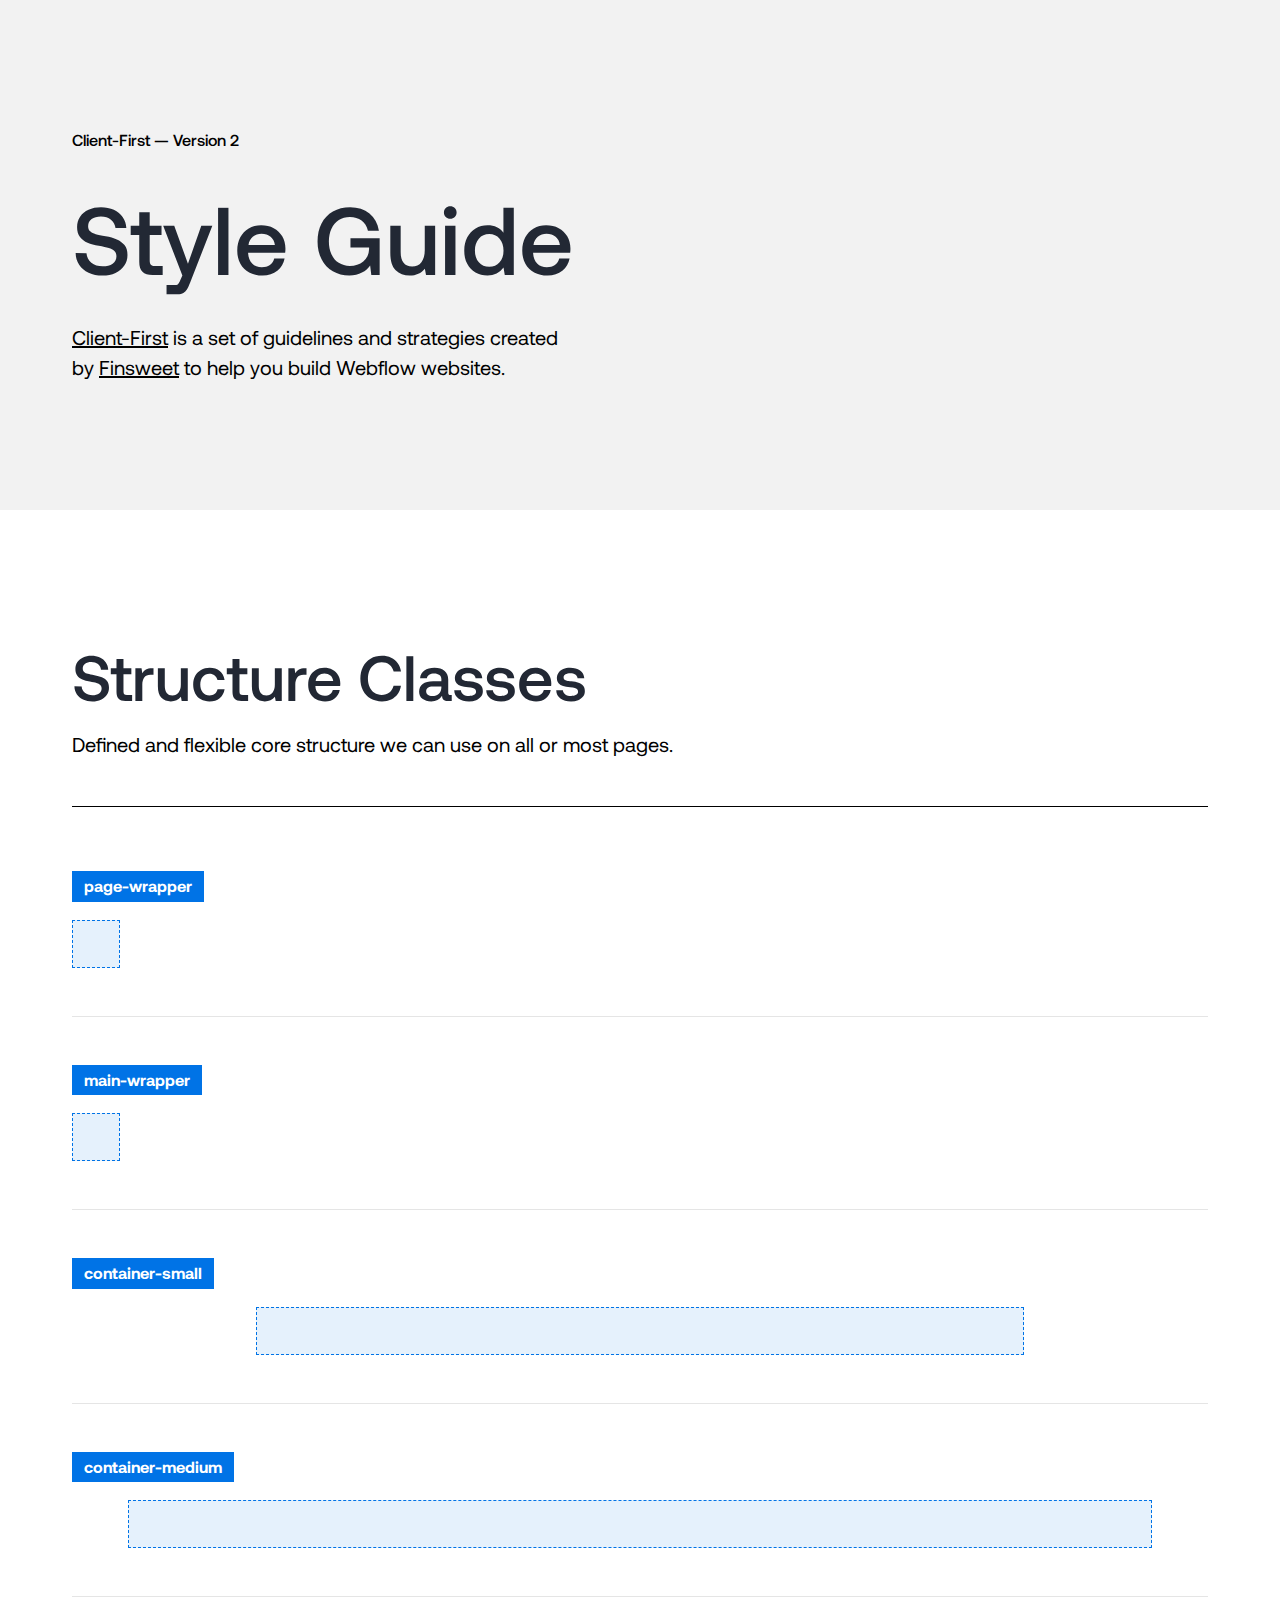
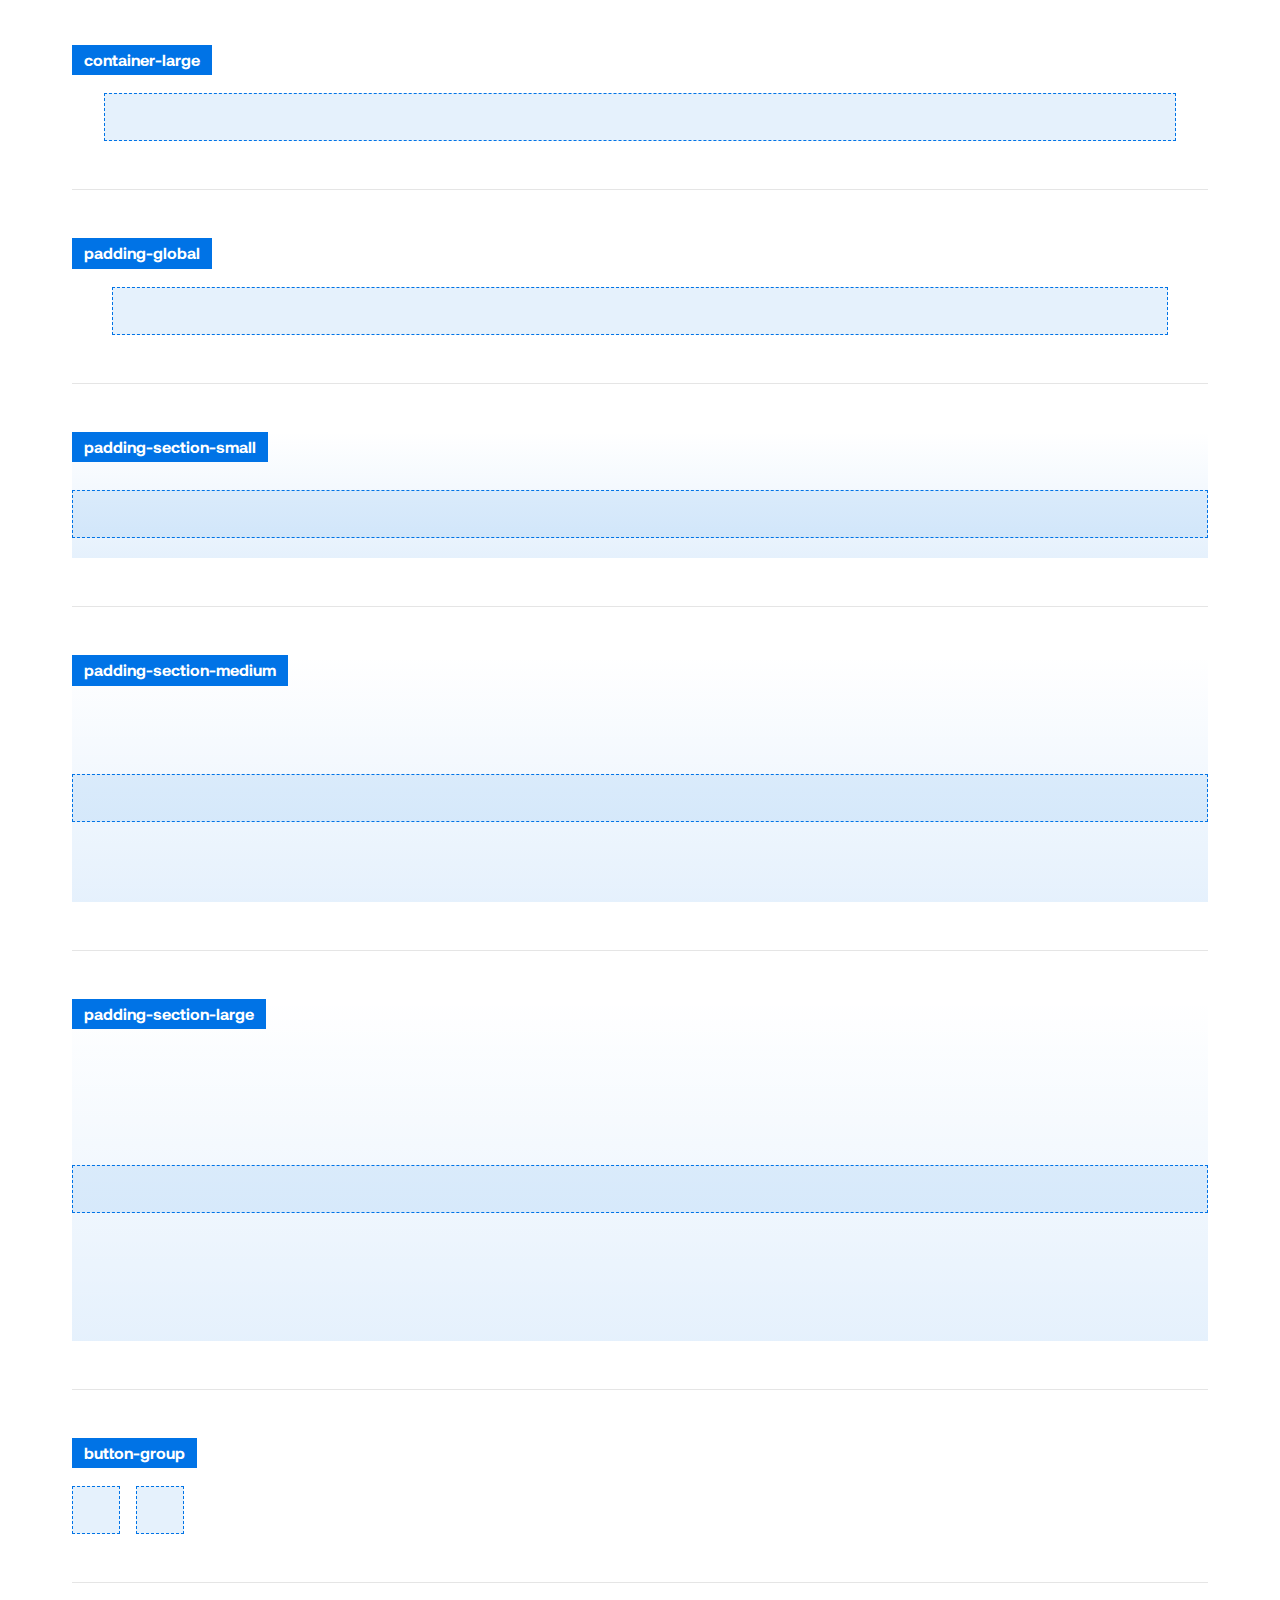
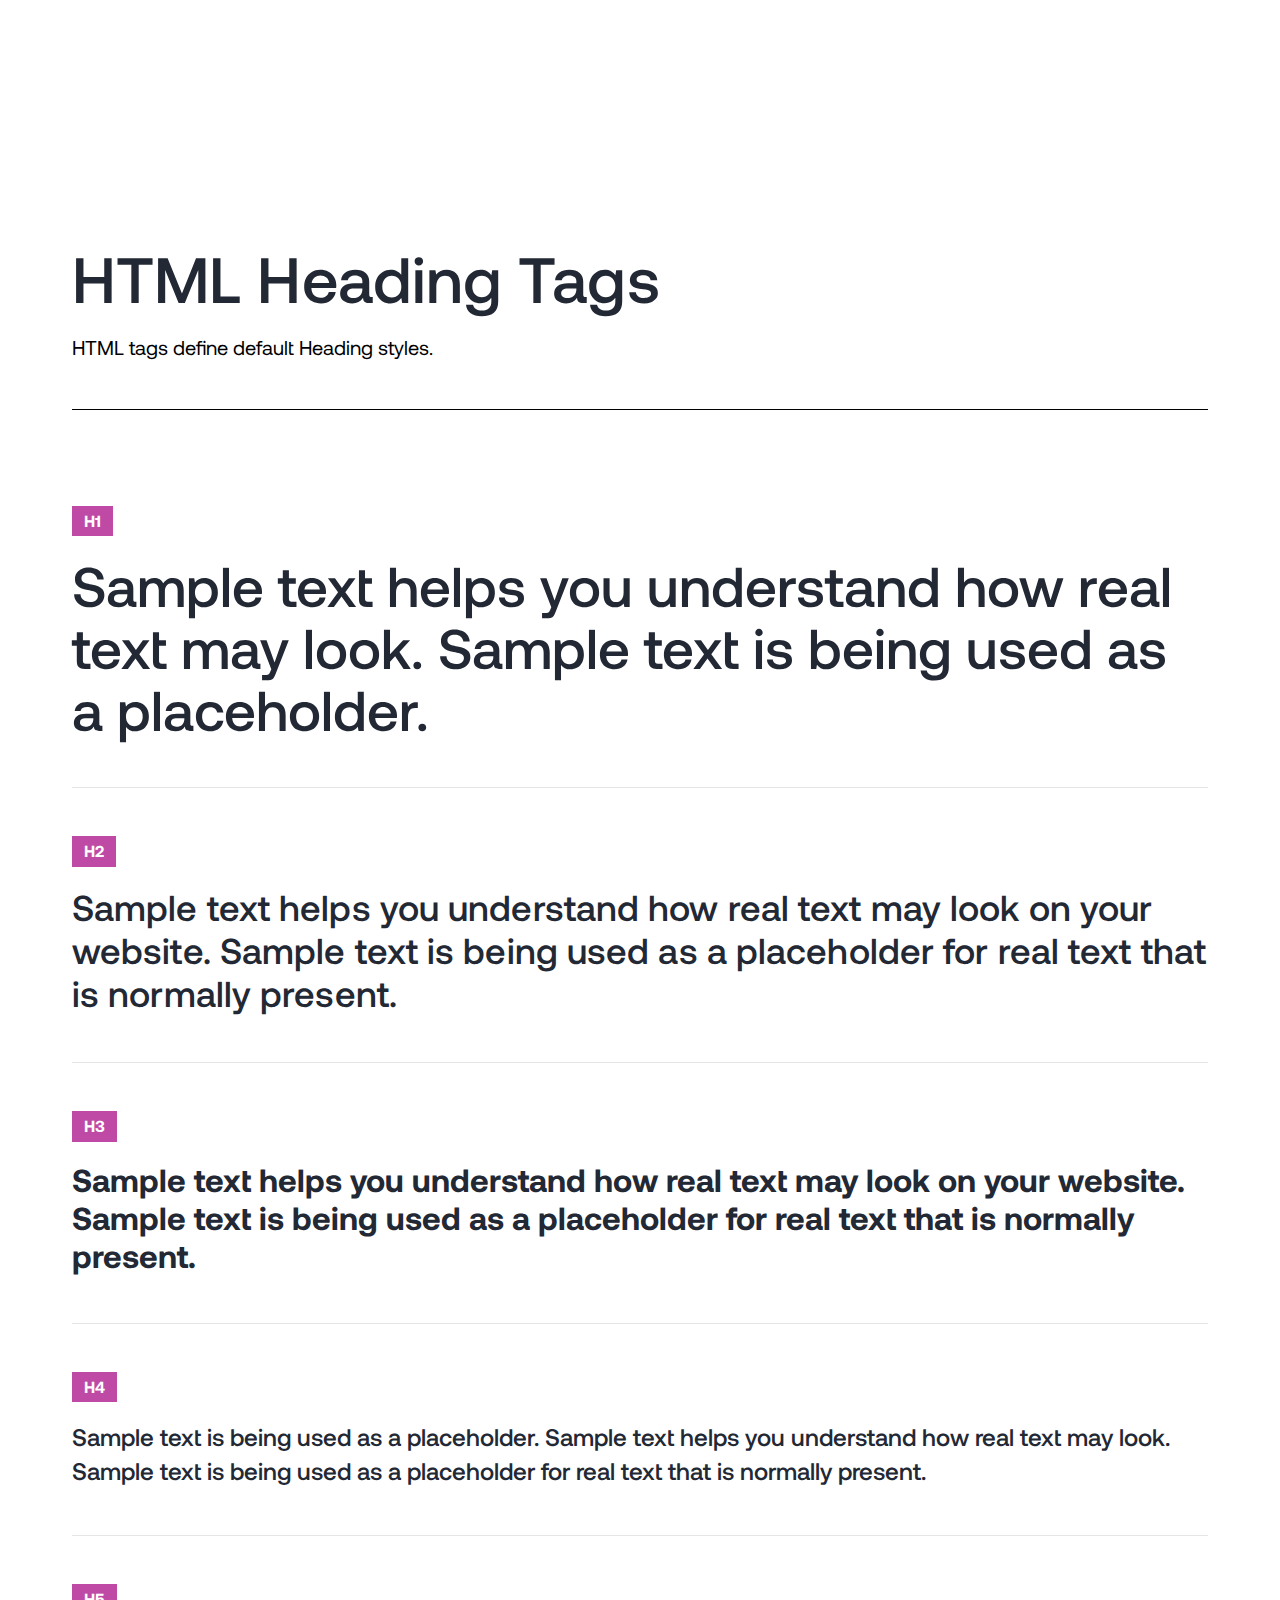
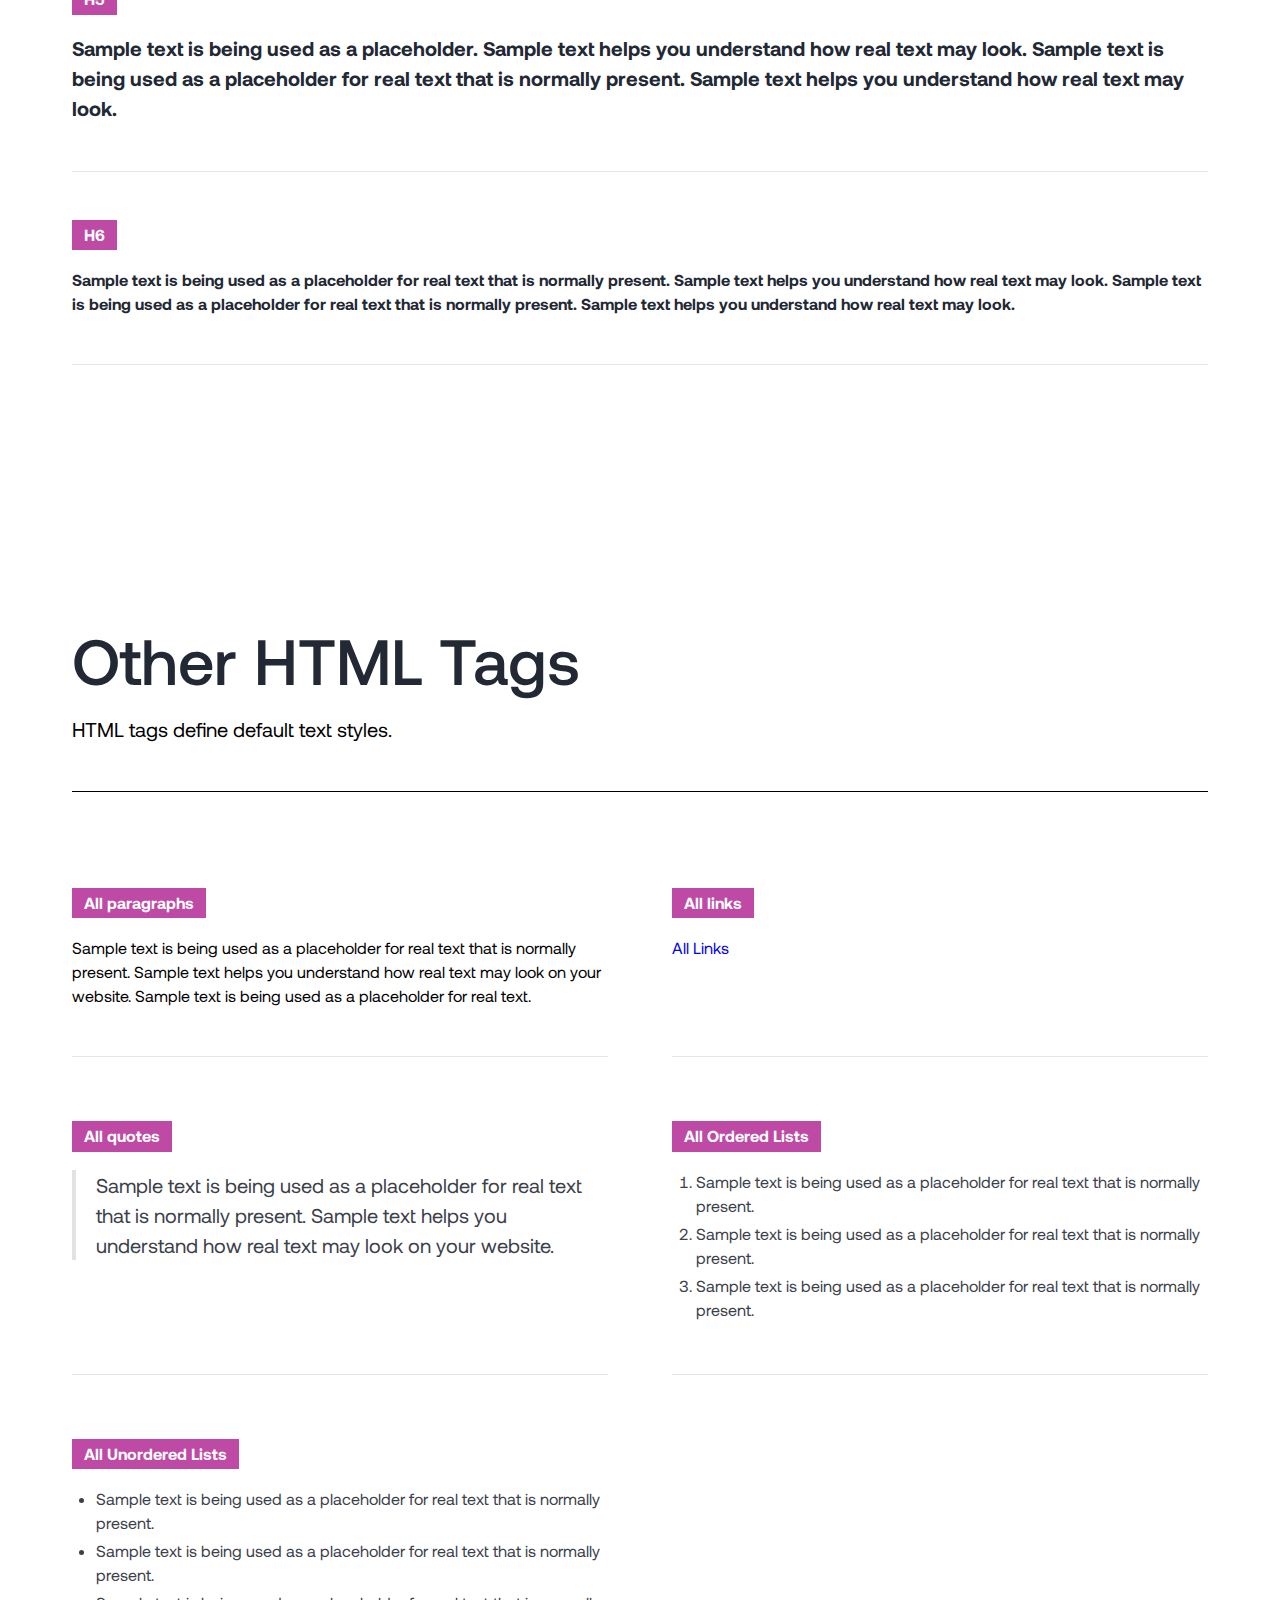
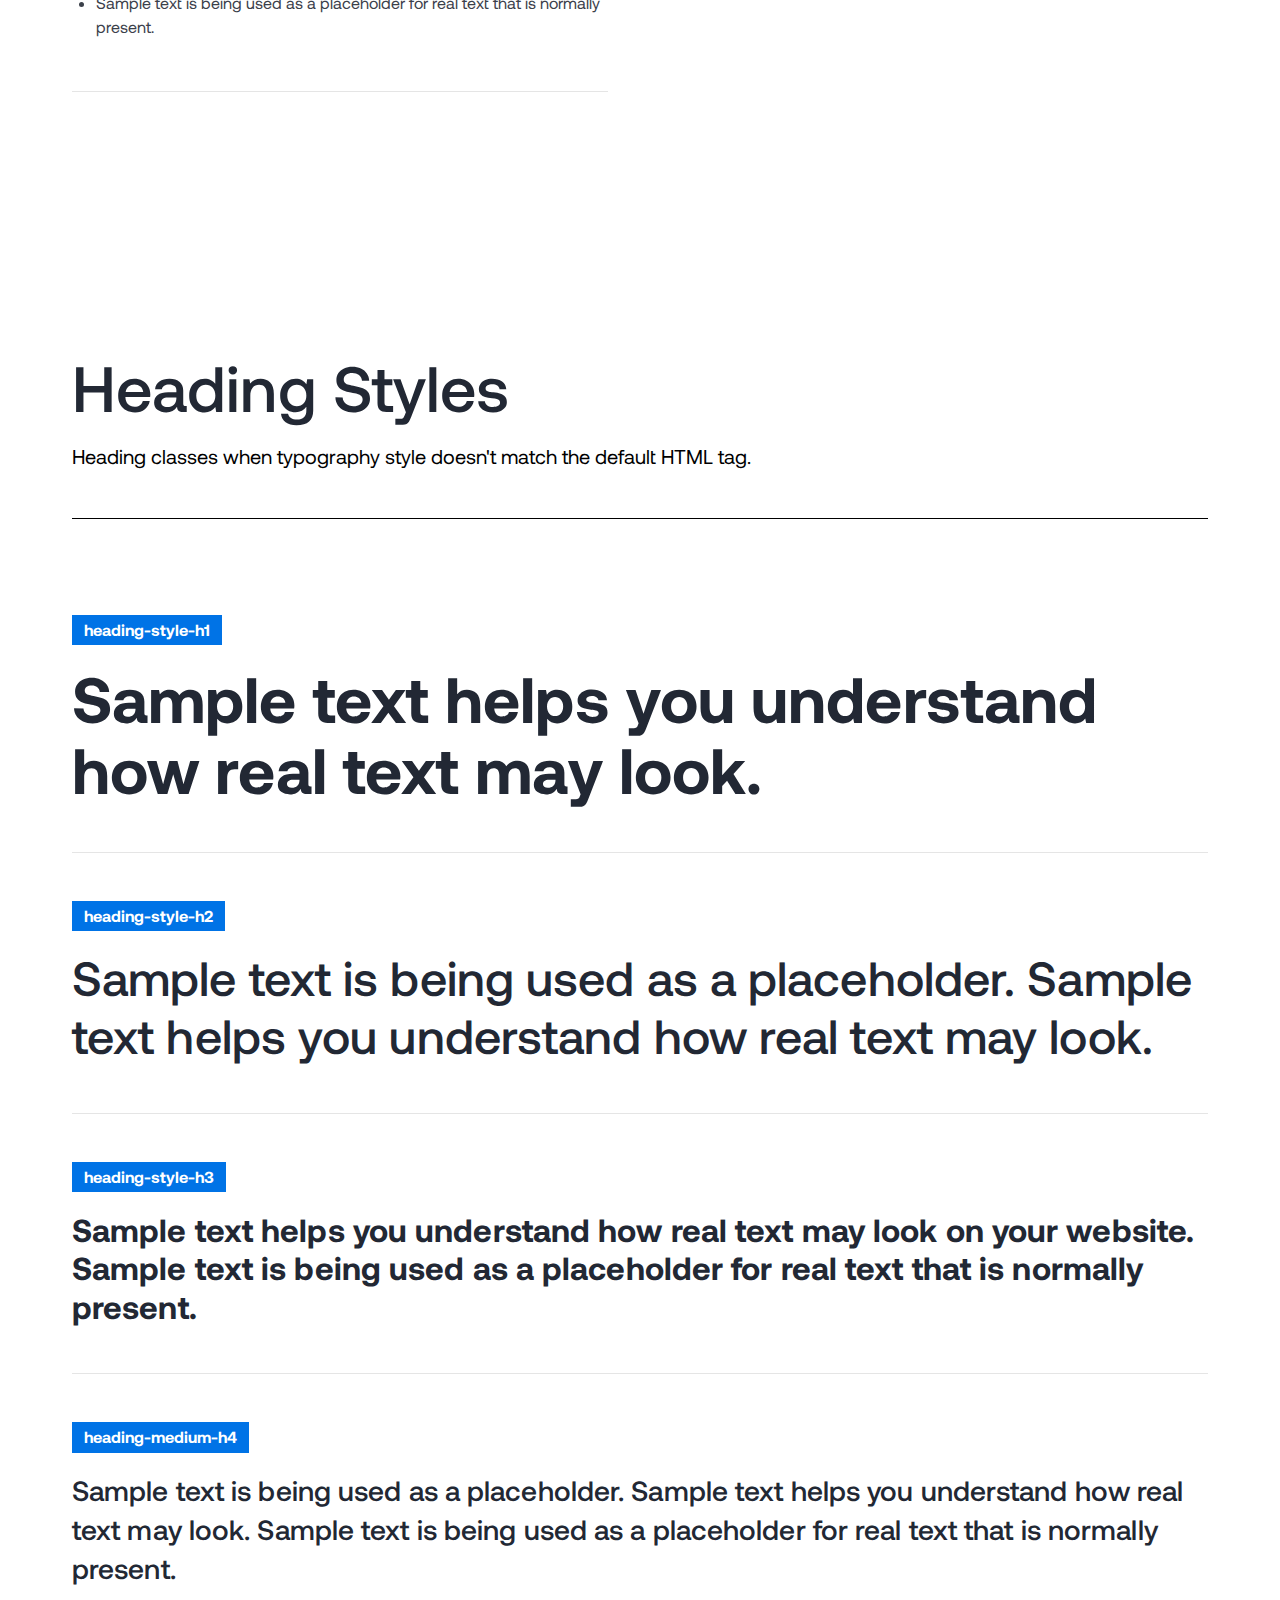
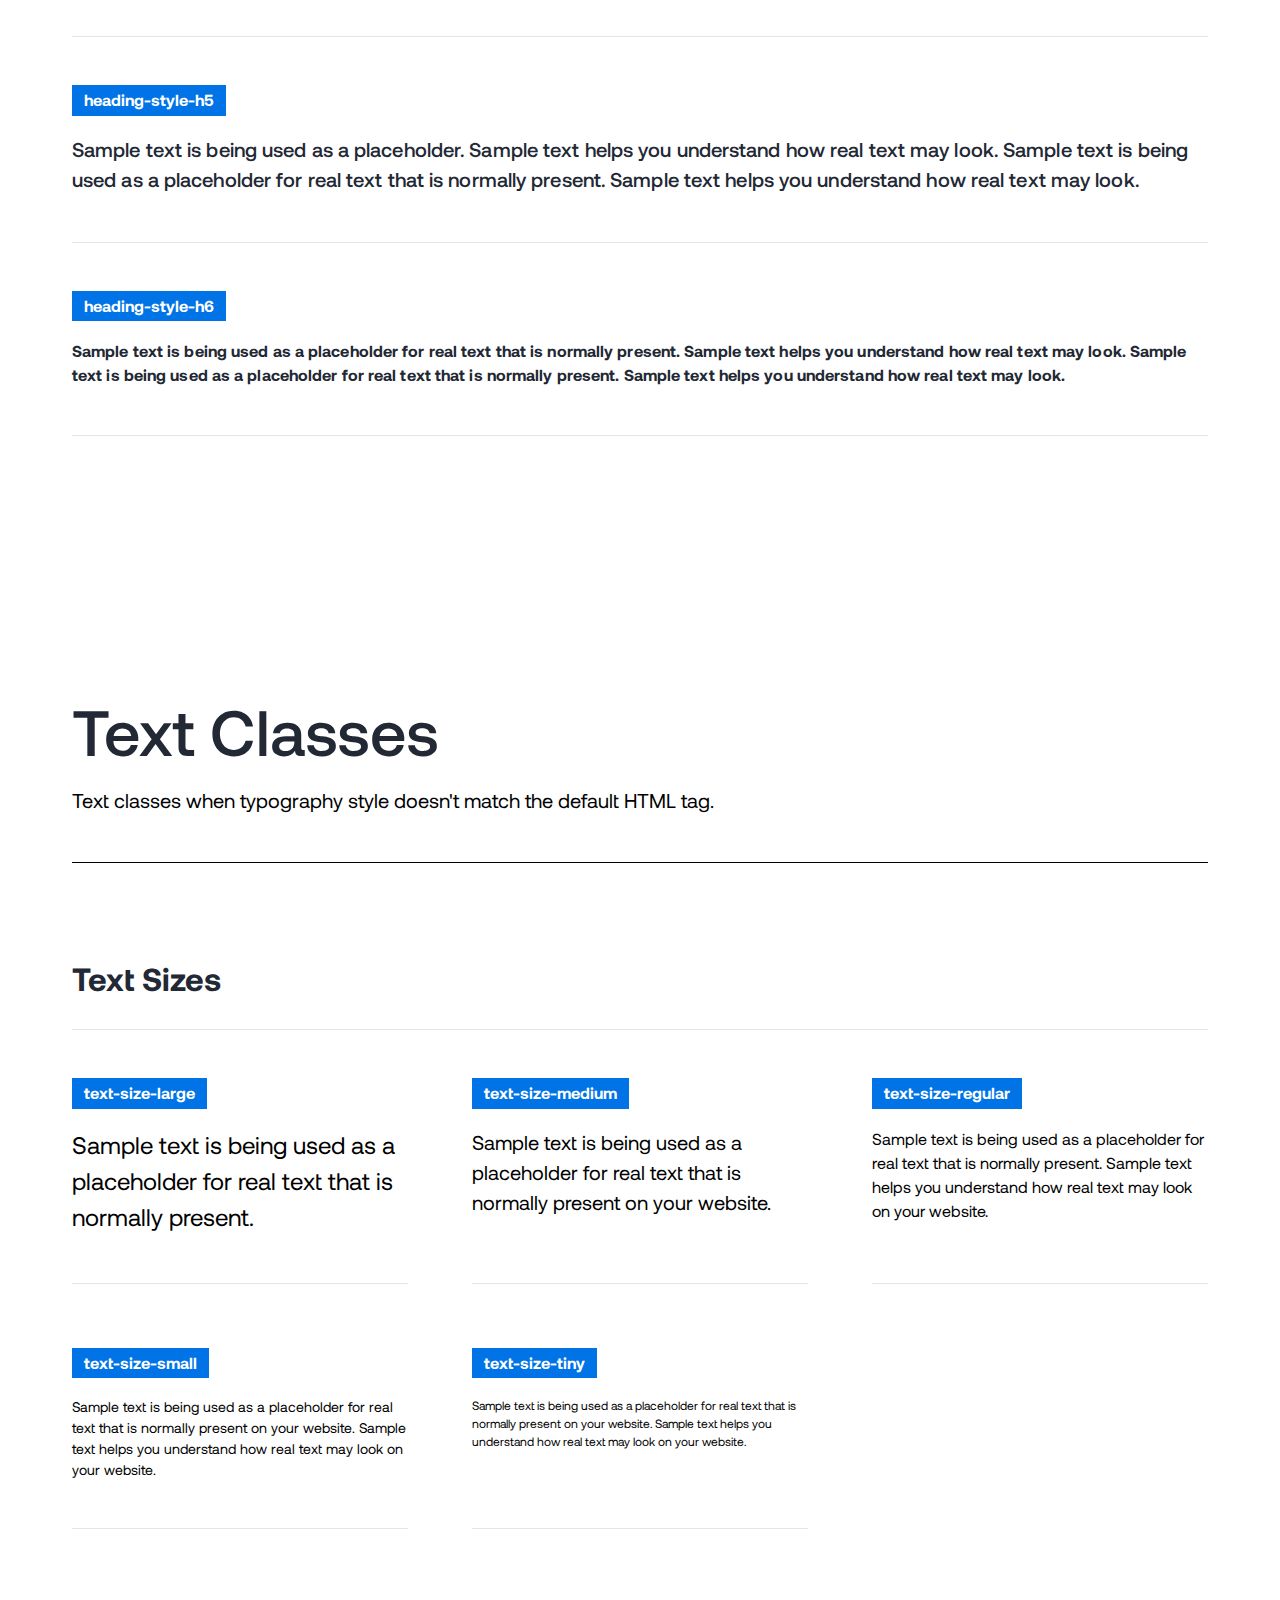
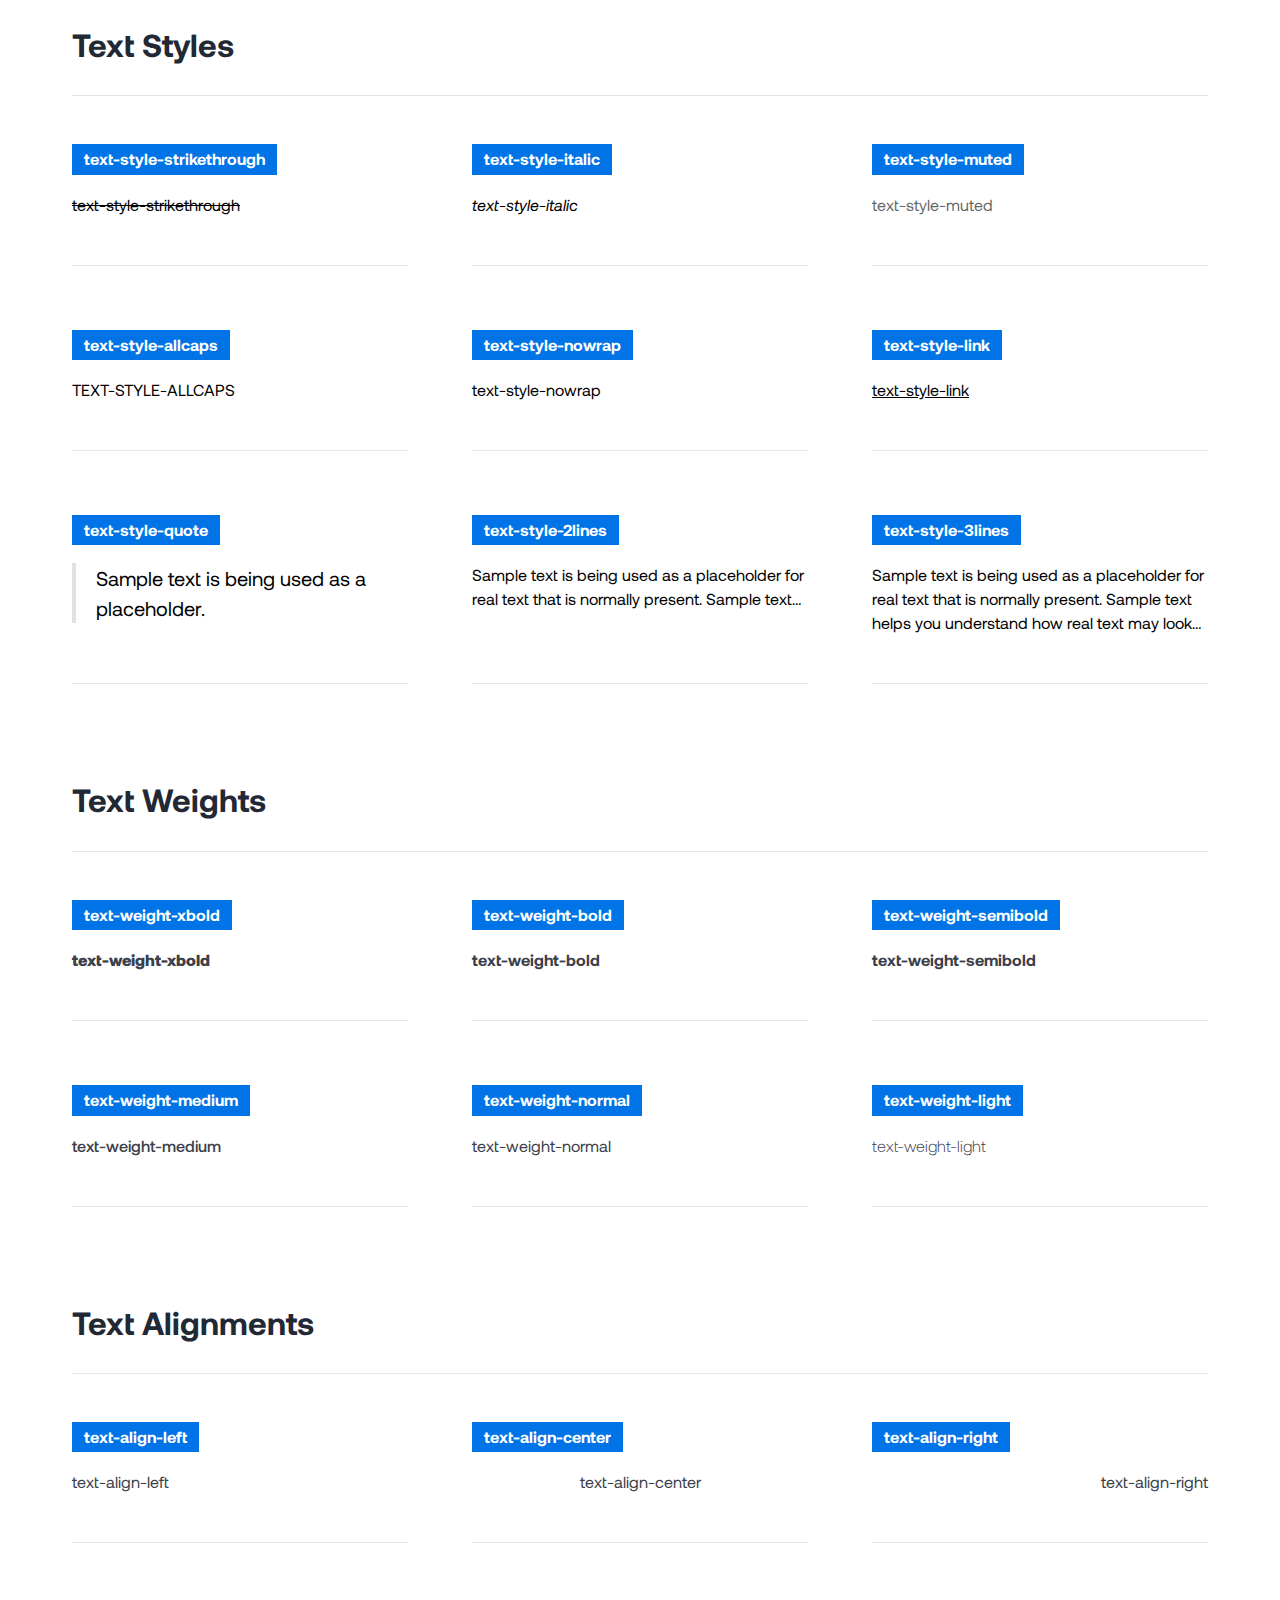
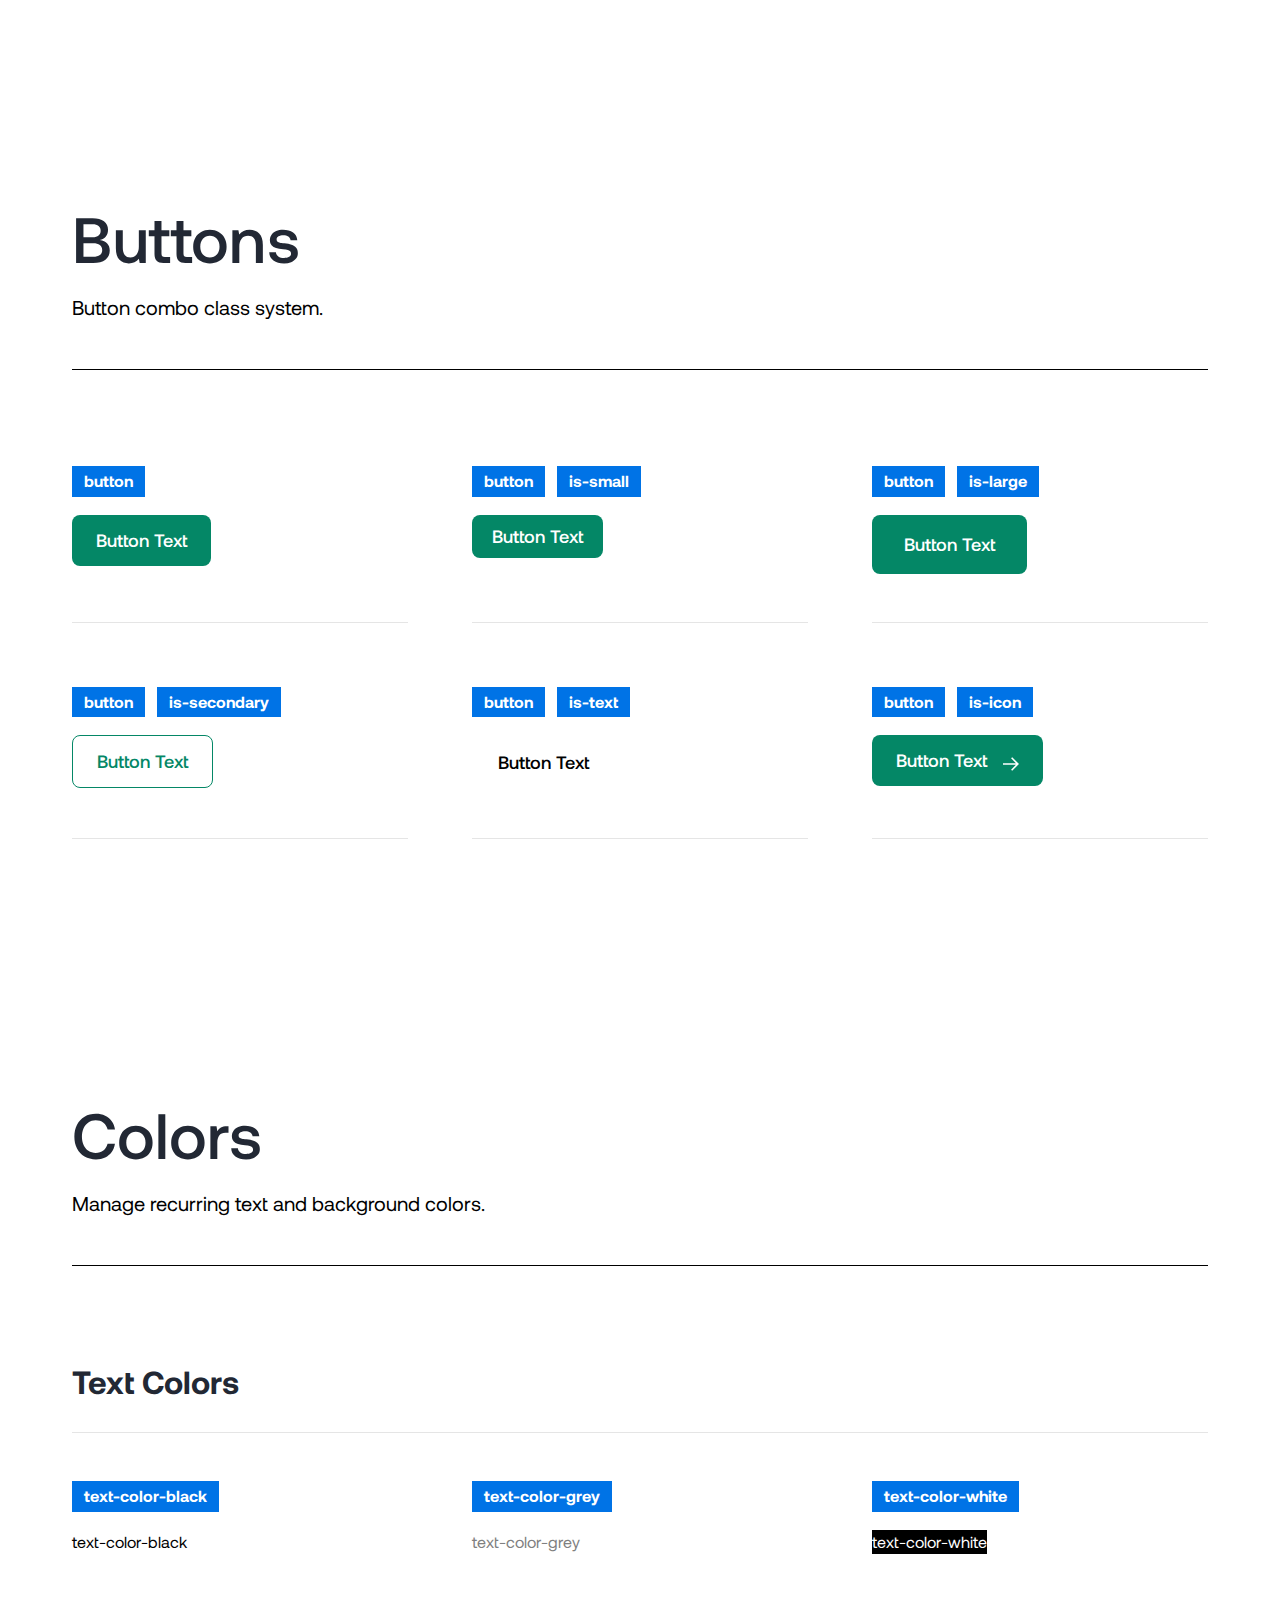
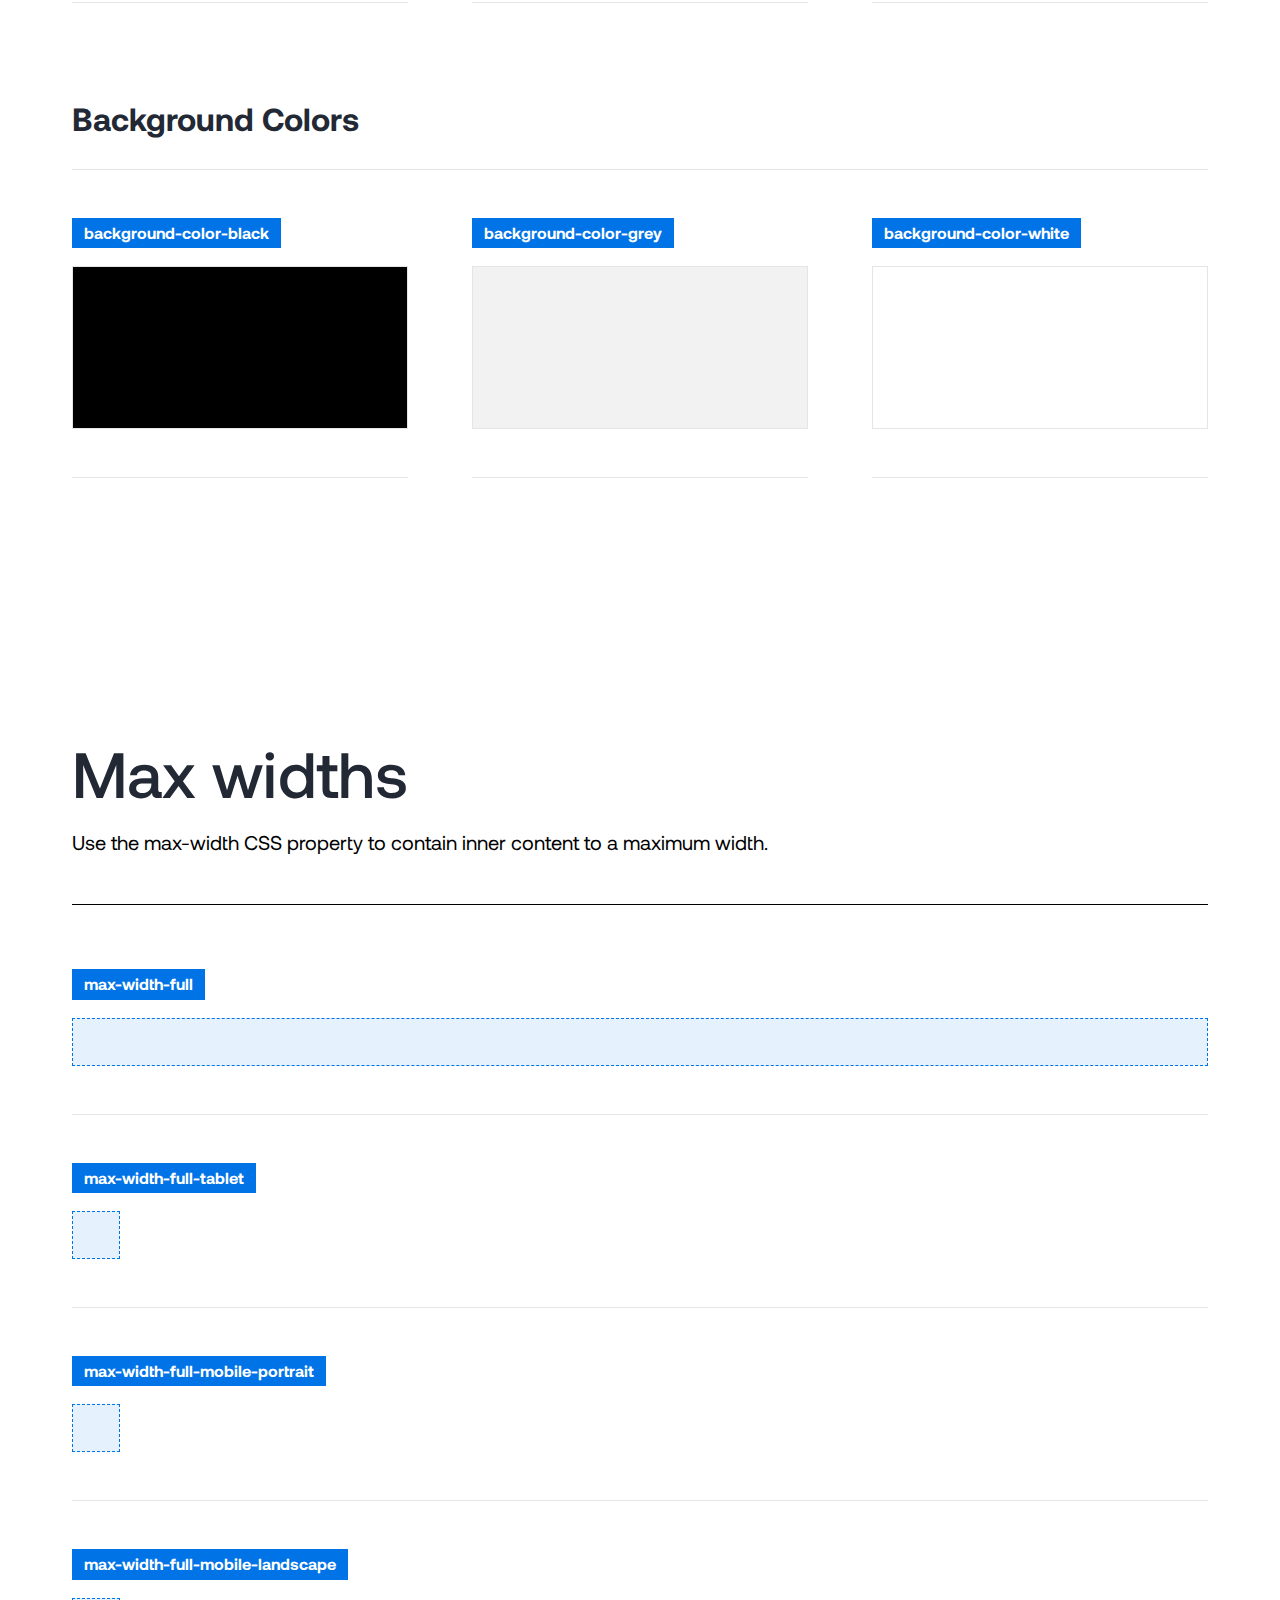
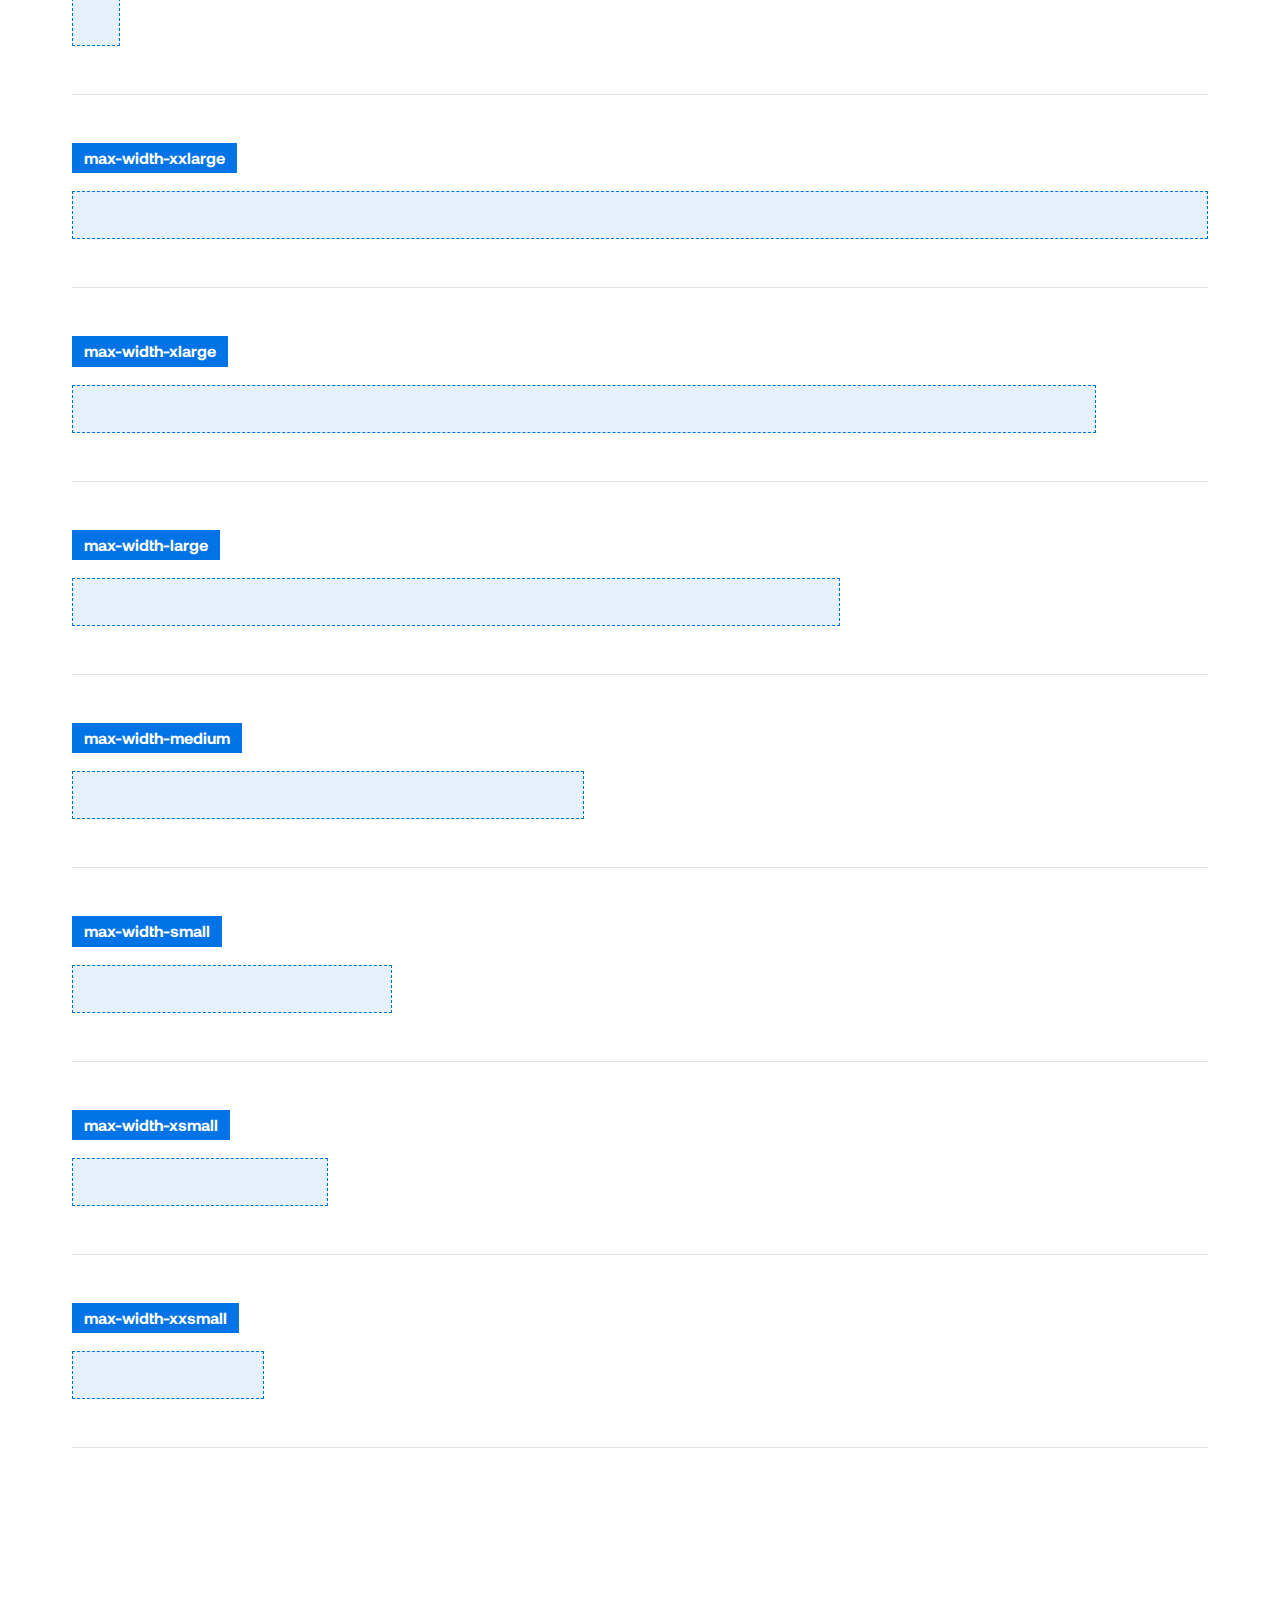
<file: style-guide.html>
<!DOCTYPE html><!--  This site was created in Webflow. https://www.webflow.com  -->
<!--  Last Published: Sat May 27 2023 02:22:44 GMT+0000 (Coordinated Universal Time)  -->
<html data-wf-page="631e2ffdd44a4376599f73fa" data-wf-site="631e2ffdd44a4340129f73f2">
<head>
  <meta charset="utf-8">
  <title>Style Guide</title>
  <meta content="Style Guide" property="og:title">
  <meta content="Style Guide" property="twitter:title">
  <meta content="width=device-width, initial-scale=1" name="viewport">
  <meta content="Webflow" name="generator">
  <link href="css/normalize.css" rel="stylesheet" type="text/css">
  <link href="css/webflow.css" rel="stylesheet" type="text/css">
  <link href="css/buildify-io.webflow.css" rel="stylesheet" type="text/css">
  <script type="text/javascript">!function(o,c){var n=c.documentElement,t=" w-mod-";n.className+=t+"js",("ontouchstart"in o||o.DocumentTouch&&c instanceof DocumentTouch)&&(n.className+=t+"touch")}(window,document);</script>
  <link href="images/favicon.png" rel="shortcut icon" type="image/x-icon">
  <link href="images/webclip.png" rel="apple-touch-icon">
</head>
<body>
  <div class="page-wrapper">
    <div class="global-styles w-embed">
      <style>
/* Make text look crisper and more legible in all browsers */
body {
  -webkit-font-smoothing: antialiased;
  -moz-osx-font-smoothing: grayscale;
  font-smoothing: antialiased;
  text-rendering: optimizeLegibility;
}
/* Focus state style for keyboard navigation for the focusable elements */
*[tabindex]:focus-visible,
  input[type="file"]:focus-visible {
   outline: 0.125rem solid #4d65ff;
   outline-offset: 0.125rem;
}
/* Get rid of top margin on first element in any rich text element */
.w-richtext > :not(div):first-child, .w-richtext > div:first-child > :first-child {
  margin-top: 0 !important;
}
/* Get rid of bottom margin on last element in any rich text element */
.w-richtext>:last-child, .w-richtext ol li:last-child, .w-richtext ul li:last-child {
	margin-bottom: 0 !important;
}
/* Prevent all click and hover interaction with an element */
.pointer-events-off {
	pointer-events: none;
}
/* Enables all click and hover interaction with an element */
.pointer-events-on {
  pointer-events: auto;
}
/* Create a class of .div-square which maintains a 1:1 dimension of a div */
.div-square::after {
	content: "";
	display: block;
	padding-bottom: 100%;
}
/* Make sure containers never lose their center alignment */
.container-medium,.container-small, .container-large {
	margin-right: auto !important;
  margin-left: auto !important;
}
/* 
Make the following elements inherit typography styles from the parent and not have hardcoded values. 
Important: You will not be able to style for example "All Links" in Designer with this CSS applied.
Uncomment this CSS to use it in the project. Leave this message for future hand-off.
*/
/*
a,
.w-input,
.w-select,
.w-tab-link,
.w-nav-link,
.w-dropdown-btn,
.w-dropdown-toggle,
.w-dropdown-link {
  color: inherit;
  text-decoration: inherit;
  font-size: inherit;
}
*/
/* Apply "..." after 3 lines of text */
.text-style-3lines {
	display: -webkit-box;
	overflow: hidden;
	-webkit-line-clamp: 3;
	-webkit-box-orient: vertical;
}
/* Apply "..." after 2 lines of text */
.text-style-2lines {
	display: -webkit-box;
	overflow: hidden;
	-webkit-line-clamp: 2;
	-webkit-box-orient: vertical;
}
/* Adds inline flex display */
.display-inlineflex {
  display: inline-flex;
}
/* These classes are never overwritten */
.hide {
  display: none !important;
}
@media screen and (max-width: 991px), 
  @media screen and (max-width: 767px), 
  @media screen and (max-width: 479px){
    .hide, .hide-tablet{
      display: none !important;
    }
  }
  @media screen and (max-width: 767px)
    .hide-mobile-landscape{
      display: none !important;
    }
  }
  @media screen and (max-width: 479px)
    .hide-mobile{
      display: none !important;
    }
  }
.margin-0 {
  margin: 0rem !important;
}
.padding-0 {
  padding: 0rem !important;
}
.spacing-clean {
padding: 0rem !important;
margin: 0rem !important;
}
.margin-top {
  margin-right: 0rem !important;
  margin-bottom: 0rem !important;
  margin-left: 0rem !important;
}
.padding-top {
  padding-right: 0rem !important;
  padding-bottom: 0rem !important;
  padding-left: 0rem !important;
}
.margin-right {
  margin-top: 0rem !important;
  margin-bottom: 0rem !important;
  margin-left: 0rem !important;
}
.padding-right {
  padding-top: 0rem !important;
  padding-bottom: 0rem !important;
  padding-left: 0rem !important;
}
.margin-bottom {
  margin-top: 0rem !important;
  margin-right: 0rem !important;
  margin-left: 0rem !important;
}
.padding-bottom {
  padding-top: 0rem !important;
  padding-right: 0rem !important;
  padding-left: 0rem !important;
}
.margin-left {
  margin-top: 0rem !important;
  margin-right: 0rem !important;
  margin-bottom: 0rem !important;
}
.padding-left {
  padding-top: 0rem !important;
  padding-right: 0rem !important;
  padding-bottom: 0rem !important;
}
.margin-horizontal {
  margin-top: 0rem !important;
  margin-bottom: 0rem !important;
}
.padding-horizontal {
  padding-top: 0rem !important;
  padding-bottom: 0rem !important;
}
.margin-vertical {
  margin-right: 0rem !important;
  margin-left: 0rem !important;
}
.padding-vertical {
  padding-right: 0rem !important;
  padding-left: 0rem !important;
}
</style>
    </div>
    <div class="fs-styleguide_component">
      <header class="fs-styleguide_header">
        <div class="padding-section-large">
          <div class="padding-global">
            <div class="container-large">
              <div class="fs-styleguide_header-block">
                <a href="https://client-first.webflow.io/" target="_blank" class="fs-styleguide_version">Client-First — Version 2</a>
                <h1 class="fs-styleguide_heading-large">Style Guide</h1>
                <div class="max-width-medium">
                  <p class="text-size-medium">
                    <a href="https://finsweet.com/client-first" target="_blank" class="text-style-link">Client-First</a> is a set of guidelines and strategies created by <a href="https://finsweet.com/" target="_blank" class="text-style-link">Finsweet</a> to help you build Webflow websites.
                  </p>
                </div>
              </div>
            </div>
          </div>
        </div>
      </header>
      <section class="fs-styleguide_classes">
        <section class="fs-styleguide_structure">
          <div class="padding-section-large">
            <div class="padding-global">
              <div class="container-large">
                <div class="fs-styleguide_section is-vertical">
                  <div class="fs-styleguide_section-header">
                    <h2 class="fs-styleguide_heading-medium">Structure Classes</h2>
                    <p class="text-size-medium">Defined and flexible core structure we can use on all or most pages.<br></p>
                  </div>
                  <div class="fs-styleguide_item-wrapper">
                    <div class="fs-styleguide_1-col">
                      <div class="fs-styleguide_item">
                        <div class="fs-styleguide_label">page-wrapper</div>
                        <div class="page-wrapper">
                          <div class="fs-styleguide_empty-box"></div>
                        </div>
                      </div>
                      <div class="fs-styleguide_item">
                        <div class="fs-styleguide_label">main-wrapper</div>
                        <main class="main-wrapper">
                          <div class="fs-styleguide_empty-box"></div>
                        </main>
                      </div>
                      <div class="fs-styleguide_item is-stretch">
                        <div id="w-node-_32eadc24-e391-a089-abe0-fb5b6627ca17-599f73fa" class="fs-styleguide_label">container-small</div>
                        <div class="container-small">
                          <div class="fs-styleguide_empty-box"></div>
                        </div>
                      </div>
                      <div class="fs-styleguide_item is-stretch">
                        <div id="w-node-_32eadc24-e391-a089-abe0-fb5b6627ca1c-599f73fa" class="fs-styleguide_label">container-medium</div>
                        <div class="container-medium">
                          <div class="fs-styleguide_empty-box"></div>
                        </div>
                      </div>
                      <div class="fs-styleguide_item is-stretch">
                        <div id="w-node-_32eadc24-e391-a089-abe0-fb5b6627ca21-599f73fa" class="fs-styleguide_label">container-large</div>
                        <div class="container-large">
                          <div class="fs-styleguide_empty-box"></div>
                        </div>
                      </div>
                      <div class="fs-styleguide_item is-stretch">
                        <div id="w-node-_32eadc24-e391-a089-abe0-fb5b6627ca26-599f73fa" class="fs-styleguide_label">padding-global</div>
                        <div class="padding-global">
                          <div class="fs-styleguide_empty-box"></div>
                        </div>
                      </div>
                      <div class="fs-styleguide_item is-stretch">
                        <div class="fs-styleguide_spacing">
                          <div id="w-node-_32eadc24-e391-a089-abe0-fb5b6627ca2c-599f73fa" class="fs-styleguide_label">padding-section-small</div>
                          <div class="padding-section-small">
                            <div class="fs-styleguide_empty-box"></div>
                          </div>
                        </div>
                      </div>
                      <div class="fs-styleguide_item is-stretch">
                        <div class="fs-styleguide_spacing">
                          <div id="w-node-_32eadc24-e391-a089-abe0-fb5b6627ca32-599f73fa" class="fs-styleguide_label">padding-section-medium</div>
                          <div class="padding-section-medium">
                            <div class="fs-styleguide_empty-box"></div>
                          </div>
                        </div>
                      </div>
                      <div class="fs-styleguide_item is-stretch">
                        <div class="fs-styleguide_spacing">
                          <div id="w-node-_32eadc24-e391-a089-abe0-fb5b6627ca38-599f73fa" class="fs-styleguide_label">padding-section-large</div>
                          <div class="padding-section-large">
                            <div class="fs-styleguide_empty-box"></div>
                          </div>
                        </div>
                      </div>
                      <div class="fs-styleguide_item">
                        <div class="fs-styleguide_row">
                          <div class="fs-styleguide_label">button-group</div>
                        </div>
                        <div class="button-group">
                          <div class="fs-styleguide_empty-box"></div>
                          <div class="fs-styleguide_empty-box"></div>
                        </div>
                      </div>
                    </div>
                  </div>
                </div>
              </div>
            </div>
          </div>
        </section>
        <section class="fs-styleguide_heading-tags">
          <div class="padding-section-large">
            <div class="padding-global">
              <div class="container-large">
                <div class="fs-styleguide_section">
                  <div class="fs-styleguide_section-header">
                    <h2 class="fs-styleguide_heading-medium">HTML Heading Tags</h2>
                    <p class="text-size-medium">HTML tags define default Heading styles.<br></p>
                  </div>
                  <div class="fs-styleguide_item-wrapper">
                    <div class="fs-styleguide_1-col">
                      <div class="fs-styleguide_item">
                        <div class="fs-styleguide_label is-tag">H1</div>
                        <h1>Sample text helps you understand how real text may look. Sample text is being used as a placeholder.</h1>
                      </div>
                      <div class="fs-styleguide_item">
                        <div class="fs-styleguide_label is-tag">H2</div>
                        <h2>Sample text helps you understand how real text may look on your website. Sample text is being used as a placeholder for real text that is normally present.</h2>
                      </div>
                      <div class="fs-styleguide_item">
                        <div class="fs-styleguide_label is-tag">H3</div>
                        <h3>Sample text helps you understand how real text may look on your website. Sample text is being used as a placeholder for real text that is normally present.</h3>
                      </div>
                      <div class="fs-styleguide_item">
                        <div class="fs-styleguide_label is-tag">H4</div>
                        <h4>Sample text is being used as a placeholder. Sample text helps you understand how real text may look. Sample text is being used as a placeholder for real text that is normally present.</h4>
                      </div>
                      <div class="fs-styleguide_item">
                        <div class="fs-styleguide_label is-tag">H5</div>
                        <h5>Sample text is being used as a placeholder. Sample text helps you understand how real text may look. Sample text is being used as a placeholder for real text that is normally present. Sample text helps you understand how real text may look.</h5>
                      </div>
                      <div class="fs-styleguide_item">
                        <div class="fs-styleguide_label is-tag">H6</div>
                        <h6>Sample text is being used as a placeholder for real text that is normally present. Sample text helps you understand how real text may look. Sample text is being used as a placeholder for real text that is normally present. Sample text helps you understand how real text may look.</h6>
                      </div>
                    </div>
                  </div>
                </div>
              </div>
            </div>
          </div>
        </section>
        <section class="fs-styleguide_other-tags">
          <div class="padding-section-large">
            <div class="padding-global">
              <div class="container-large">
                <div class="fs-styleguide_section">
                  <div class="fs-styleguide_section-header">
                    <h2 class="fs-styleguide_heading-medium">Other HTML Tags</h2>
                    <p class="text-size-medium">HTML tags define default text styles.<br></p>
                  </div>
                  <div class="fs-styleguide_item-wrapper">
                    <div class="fs-styleguide_2-col">
                      <div class="fs-styleguide_item">
                        <div class="fs-styleguide_label is-tag">All paragraphs</div>
                        <p>Sample text is being used as a placeholder for real text that is normally present. Sample text helps you understand how real text may look on your website. Sample text is being used as a placeholder for real text.<br></p>
                      </div>
                      <div class="fs-styleguide_item">
                        <div class="fs-styleguide_label is-tag">All links</div>
                        <a href="#">All Links</a>
                      </div>
                      <div class="fs-styleguide_item">
                        <div class="fs-styleguide_label is-tag">All quotes</div>
                        <blockquote>Sample text is being used as a placeholder for real text that is normally present. Sample text helps you understand how real text may look on your website.</blockquote>
                      </div>
                      <div class="fs-styleguide_item">
                        <div class="fs-styleguide_label is-tag">All Ordered Lists</div>
                        <ol role="list">
                          <li>Sample text is being used as a placeholder for real text that is normally present.</li>
                          <li>Sample text is being used as a placeholder for real text that is normally present.</li>
                          <li>Sample text is being used as a placeholder for real text that is normally present.</li>
                        </ol>
                      </div>
                      <div class="fs-styleguide_item">
                        <div class="fs-styleguide_label is-tag">All Unordered Lists</div>
                        <ul role="list">
                          <li>Sample text is being used as a placeholder for real text that is normally present.</li>
                          <li>Sample text is being used as a placeholder for real text that is normally present.</li>
                          <li>Sample text is being used as a placeholder for real text that is normally present.</li>
                        </ul>
                      </div>
                    </div>
                  </div>
                </div>
              </div>
            </div>
          </div>
        </section>
        <section class="fs-styleguide_heading-styles">
          <div class="padding-section-large">
            <div class="padding-global">
              <div class="container-large">
                <div class="fs-styleguide_section">
                  <div class="fs-styleguide_section-header">
                    <h2 class="fs-styleguide_heading-medium">Heading Styles</h2>
                    <p class="text-size-medium">Heading classes when typography style doesn&#x27;t match the default HTML tag.<br></p>
                  </div>
                  <div class="fs-styleguide_item-wrapper">
                    <div class="fs-styleguide_1-col">
                      <div class="fs-styleguide_item">
                        <div class="fs-styleguide_label">heading-style-h1</div>
                        <h2 class="heading-style-h1">Sample text helps you understand how real text may look.</h2>
                      </div>
                      <div class="fs-styleguide_item">
                        <div class="fs-styleguide_label">heading-style-h2</div>
                        <h2 class="heading-style-h2">Sample text is being used as a placeholder. Sample text helps you understand how real text may look.</h2>
                      </div>
                      <div class="fs-styleguide_item">
                        <div class="fs-styleguide_label">heading-style-h3</div>
                        <h2 class="heading-style-h3">Sample text helps you understand how real text may look on your website. Sample text is being used as a placeholder for real text that is normally present.</h2>
                      </div>
                      <div class="fs-styleguide_item">
                        <div class="fs-styleguide_label">heading-medium-h4</div>
                        <h2 class="heading-medium-h4">Sample text is being used as a placeholder. Sample text helps you understand how real text may look. Sample text is being used as a placeholder for real text that is normally present.</h2>
                      </div>
                      <div class="fs-styleguide_item">
                        <div class="fs-styleguide_label">heading-style-h5</div>
                        <h2 class="heading-medium-h5">Sample text is being used as a placeholder. Sample text helps you understand how real text may look. Sample text is being used as a placeholder for real text that is normally present. Sample text helps you understand how real text may look.</h2>
                      </div>
                      <div class="fs-styleguide_item">
                        <div class="fs-styleguide_label">heading-style-h6</div>
                        <h2 class="heading-style-h6">Sample text is being used as a placeholder for real text that is normally present. Sample text helps you understand how real text may look. Sample text is being used as a placeholder for real text that is normally present. Sample text helps you understand how real text may look.</h2>
                      </div>
                    </div>
                  </div>
                </div>
              </div>
            </div>
          </div>
        </section>
        <section class="fs-styleguide_text-classes">
          <div class="padding-section-large">
            <div class="padding-global">
              <div class="container-large">
                <div class="fs-styleguide_section">
                  <div class="fs-styleguide_section-header">
                    <h2 class="fs-styleguide_heading-medium">Text Classes</h2>
                    <p class="text-size-medium">Text classes when typography style doesn&#x27;t match the default HTML tag.<br></p>
                  </div>
                  <div class="fs-styleguide_item-wrapper">
                    <div class="fs-styleguide_item-header">
                      <h3 class="text-weight-semibold">Text Sizes</h3>
                    </div>
                    <div class="fs-styleguide_3-col">
                      <div class="fs-styleguide_item">
                        <div class="fs-styleguide_label">text-size-large</div>
                        <p class="text-size-large">Sample text is being used as a placeholder for real text that is normally present.<br></p>
                      </div>
                      <div class="fs-styleguide_item">
                        <div class="fs-styleguide_label">text-size-medium</div>
                        <p class="text-size-medium">Sample text is being used as a placeholder for real text that is normally present on your website.<br></p>
                      </div>
                      <div class="fs-styleguide_item">
                        <div class="fs-styleguide_label">text-size-regular</div>
                        <p class="text-size-regular">Sample text is being used as a placeholder for real text that is normally present. Sample text helps you understand how real text may look on your website. <br></p>
                      </div>
                      <div class="fs-styleguide_item">
                        <div class="fs-styleguide_label">text-size-small</div>
                        <p class="text-size-small">Sample text is being used as a placeholder for real text that is normally present on your website. Sample text helps you understand how real text may look on your website. <br></p>
                      </div>
                      <div class="fs-styleguide_item">
                        <div class="fs-styleguide_label">text-size-tiny</div>
                        <p class="text-size-tiny">Sample text is being used as a placeholder for real text that is normally present on your website. Sample text helps you understand how real text may look on your website. <br></p>
                      </div>
                    </div>
                  </div>
                  <div class="fs-styleguide_item-wrapper">
                    <div class="fs-styleguide_item-header">
                      <h3 class="text-weight-semibold">Text Styles</h3>
                    </div>
                    <div class="fs-styleguide_3-col">
                      <div class="fs-styleguide_item">
                        <div class="fs-styleguide_label">text-style-strikethrough</div>
                        <p class="text-style-strikethrough">text-style-strikethrough<br></p>
                      </div>
                      <div class="fs-styleguide_item">
                        <div class="fs-styleguide_label">text-style-italic</div>
                        <p class="text-style-italic">text-style-italic<br></p>
                      </div>
                      <div class="fs-styleguide_item">
                        <div class="fs-styleguide_label">text-style-muted</div>
                        <p class="text-style-muted">text-style-muted<br></p>
                      </div>
                      <div class="fs-styleguide_item">
                        <div class="fs-styleguide_label">text-style-allcaps</div>
                        <p class="text-style-allcaps">text-style-allcaps<br></p>
                      </div>
                      <div class="fs-styleguide_item">
                        <div class="fs-styleguide_label">text-style-nowrap</div>
                        <p class="text-style-nowrap">text-style-nowrap<br></p>
                      </div>
                      <div class="fs-styleguide_item">
                        <div class="fs-styleguide_label">text-style-link</div>
                        <p class="text-style-link">text-style-link<br></p>
                      </div>
                      <div class="fs-styleguide_item">
                        <div class="fs-styleguide_label">text-style-quote</div>
                        <p class="text-style-quote">Sample text is being used as a placeholder.<br></p>
                      </div>
                      <div class="fs-styleguide_item">
                        <div class="fs-styleguide_label">text-style-2lines</div>
                        <p class="text-style-2lines">Sample text is being used as a placeholder for real text that is normally present. Sample text helps you understand how real text may look on your website. Sample text is being used as a placeholder for real text text-style-2lines<br></p>
                      </div>
                      <div class="fs-styleguide_item">
                        <div class="fs-styleguide_label">text-style-3lines</div>
                        <p class="text-style-3lines">Sample text is being used as a placeholder for real text that is normally present. Sample text helps you understand how real text may look on your website. Sample text is being used as a placeholder for real text. Sample text is being used as a placeholder for real text that is normally present. Sample text helps you understand how real text may look on your website. Sample text is being used as a placeholder for real text.<br></p>
                      </div>
                    </div>
                  </div>
                  <div class="fs-styleguide_item-wrapper">
                    <div class="fs-styleguide_item-header">
                      <h3 class="text-weight-semibold">Text Weights</h3>
                    </div>
                    <div class="fs-styleguide_3-col">
                      <div class="fs-styleguide_item">
                        <div class="fs-styleguide_label">text-weight-xbold</div>
                        <div class="text-weight-xbold">text-weight-xbold</div>
                      </div>
                      <div class="fs-styleguide_item">
                        <div class="fs-styleguide_label">text-weight-bold</div>
                        <div class="text-weight-bold">text-weight-bold</div>
                      </div>
                      <div class="fs-styleguide_item">
                        <div class="fs-styleguide_label">text-weight-semibold</div>
                        <div id="w-node-_32eadc24-e391-a089-abe0-fb5b6627cb45-599f73fa" class="text-weight-semibold">text-weight-semibold</div>
                      </div>
                      <div class="fs-styleguide_item">
                        <div class="fs-styleguide_label">text-weight-medium</div>
                        <div class="text-weight-medium">text-weight-medium</div>
                      </div>
                      <div class="fs-styleguide_item">
                        <div class="fs-styleguide_label">text-weight-normal</div>
                        <div class="text-weight-normal">text-weight-normal</div>
                      </div>
                      <div class="fs-styleguide_item">
                        <div class="fs-styleguide_label">text-weight-light</div>
                        <div class="text-weight-light">text-weight-light</div>
                      </div>
                    </div>
                  </div>
                  <div class="fs-styleguide_item-wrapper">
                    <div class="fs-styleguide_item-header">
                      <h3 class="text-weight-semibold">Text Alignments</h3>
                    </div>
                    <div class="fs-styleguide_3-col">
                      <div class="fs-styleguide_item">
                        <div class="fs-styleguide_label">text-align-left</div>
                        <div id="w-node-_32eadc24-e391-a089-abe0-fb5b6627cb5e-599f73fa" class="text-align-left">text-align-left</div>
                      </div>
                      <div class="fs-styleguide_item is-stretch">
                        <div id="w-node-_32eadc24-e391-a089-abe0-fb5b6627cb61-599f73fa" class="fs-styleguide_label">text-align-center</div>
                        <div id="w-node-_32eadc24-e391-a089-abe0-fb5b6627cb63-599f73fa" class="text-align-center">text-align-center</div>
                      </div>
                      <div class="fs-styleguide_item is-stretch">
                        <div id="w-node-_32eadc24-e391-a089-abe0-fb5b6627cb66-599f73fa" class="fs-styleguide_label">text-align-right</div>
                        <div class="text-align-right">text-align-right</div>
                      </div>
                    </div>
                  </div>
                </div>
              </div>
            </div>
          </div>
        </section>
        <section class="fs-styleguide_buttons">
          <div class="padding-section-large">
            <div class="padding-global">
              <div class="container-large">
                <div class="fs-styleguide_section">
                  <div class="fs-styleguide_section-header">
                    <h2 class="fs-styleguide_heading-medium">Buttons</h2>
                    <p class="text-size-medium">Button combo class system.<br></p>
                  </div>
                  <div class="fs-styleguide_3-col">
                    <div class="fs-styleguide_item">
                      <div class="fs-styleguide_label">button</div>
                      <a href="#" class="button w-button">Button Text</a>
                    </div>
                    <div class="fs-styleguide_item">
                      <div class="fs-styleguide_row">
                        <div class="fs-styleguide_label">button</div>
                        <div class="fs-styleguide_label">is-small</div>
                      </div>
                      <a href="#" class="button is-small w-button">Button Text</a>
                    </div>
                    <div class="fs-styleguide_item">
                      <div class="fs-styleguide_row">
                        <div class="fs-styleguide_label">button</div>
                        <div class="fs-styleguide_label">is-large</div>
                      </div>
                      <a href="#" class="button is-large w-button">Button Text</a>
                    </div>
                    <div class="fs-styleguide_item">
                      <div class="fs-styleguide_row">
                        <div class="fs-styleguide_label">button</div>
                        <div class="fs-styleguide_label">is-secondary</div>
                      </div>
                      <a href="#" class="button is-secondary w-button">Button Text</a>
                    </div>
                    <div class="fs-styleguide_item">
                      <div class="fs-styleguide_row">
                        <div class="fs-styleguide_label">button</div>
                        <div class="fs-styleguide_label">is-text</div>
                      </div>
                      <a href="#" class="button is-text w-button">Button Text</a>
                    </div>
                    <div class="fs-styleguide_item">
                      <div class="fs-styleguide_row">
                        <div class="fs-styleguide_label">button</div>
                        <div class="fs-styleguide_label">is-icon</div>
                      </div>
                      <a href="#" class="button is-icon w-inline-block">
                        <div>Button Text</div>
                        <div class="icon-1x1-small w-embed"><svg aria-hidden="true" fill="currentColor" role="img" viewbox="0 0 20 21" xmlns="http://www.w3.org/2000/svg">
                            <title>Arrow Right</title>
                            <polygon points="16.172 9 10.101 2.929 11.515 1.515 20 10 19.293 10.707 11.515 18.485 10.101 17.071 16.172 11 0 11 0 9">
                          </polygon></svg></div>
                      </a>
                    </div>
                  </div>
                </div>
              </div>
            </div>
          </div>
        </section>
        <section class="fs-styleguide_colors">
          <div class="padding-section-large">
            <div class="padding-global">
              <div class="container-large">
                <div class="fs-styleguide_section">
                  <div class="fs-styleguide_section-header">
                    <h2 class="fs-styleguide_heading-medium">Colors</h2>
                    <p class="text-size-medium">Manage recurring text and background colors.<br></p>
                  </div>
                  <div class="fs-styleguide_item-wrapper">
                    <div class="fs-styleguide_item-header">
                      <h3 class="text-weight-semibold">Text Colors</h3>
                    </div>
                    <div class="fs-styleguide_3-col">
                      <div class="fs-styleguide_item">
                        <div class="fs-styleguide_label">text-color-black</div>
                        <div id="w-node-_32eadc24-e391-a089-abe0-fb5b6627cbb8-599f73fa" class="text-color-black">text-color-black</div>
                      </div>
                      <div class="fs-styleguide_item">
                        <div class="fs-styleguide_label">text-color-grey</div>
                        <div class="text-color-grey">text-color-grey</div>
                      </div>
                      <div class="fs-styleguide_item">
                        <div class="fs-styleguide_label">text-color-white</div>
                        <div id="w-node-_32eadc24-e391-a089-abe0-fb5b6627cbc2-599f73fa" class="background-color-black">
                          <div id="w-node-_32eadc24-e391-a089-abe0-fb5b6627cbc3-599f73fa" class="text-color-white">text-color-white</div>
                        </div>
                      </div>
                    </div>
                  </div>
                  <div class="fs-styleguide_item-wrapper">
                    <div class="fs-styleguide_item-header">
                      <h3 class="text-weight-semibold">Background Colors</h3>
                    </div>
                    <div class="fs-styleguide_3-col">
                      <div class="fs-styleguide_item">
                        <div class="fs-styleguide_label">background-color-black</div>
                        <div class="fs-styleguide_background">
                          <div class="background-color-black">
                            <div class="fs-styleguide_background-space"></div>
                          </div>
                        </div>
                      </div>
                      <div class="fs-styleguide_item">
                        <div class="fs-styleguide_label">background-color-grey</div>
                        <div class="fs-styleguide_background">
                          <div class="background-color-grey">
                            <div class="fs-styleguide_background-space"></div>
                          </div>
                        </div>
                      </div>
                      <div class="fs-styleguide_item">
                        <div class="fs-styleguide_label">background-color-white</div>
                        <div class="fs-styleguide_background">
                          <div class="background-color-white">
                            <div class="fs-styleguide_background-space"></div>
                          </div>
                        </div>
                      </div>
                    </div>
                  </div>
                </div>
              </div>
            </div>
          </div>
        </section>
        <section class="fs-styleguide_max-width">
          <div class="padding-section-large">
            <div class="padding-global">
              <div class="container-large">
                <div class="fs-styleguide_section is-vertical">
                  <div class="fs-styleguide_section-header">
                    <h2 class="fs-styleguide_heading-medium">Max widths</h2>
                    <p class="text-size-medium">Use the max-width CSS property to contain inner content to a maximum width.<br></p>
                  </div>
                  <div class="fs-styleguide_item-wrapper">
                    <div class="fs-styleguide_1-col">
                      <div class="fs-styleguide_item">
                        <div class="fs-styleguide_label">max-width-full</div>
                        <div class="max-width-full">
                          <div class="fs-styleguide_empty-box"></div>
                        </div>
                      </div>
                      <div class="fs-styleguide_item">
                        <div class="fs-styleguide_label">max-width-full-tablet</div>
                        <main class="max-width-full-tablet">
                          <div class="fs-styleguide_empty-box"></div>
                        </main>
                      </div>
                      <div class="fs-styleguide_item">
                        <div class="fs-styleguide_label">max-width-full-mobile-portrait</div>
                        <main class="max-width-full-mobile-portrait">
                          <div class="fs-styleguide_empty-box"></div>
                        </main>
                      </div>
                      <div class="fs-styleguide_item">
                        <div class="fs-styleguide_label">max-width-full-mobile-landscape</div>
                        <main class="max-width-full-mobile-landscape">
                          <div class="fs-styleguide_empty-box"></div>
                        </main>
                      </div>
                      <div class="fs-styleguide_item">
                        <div class="fs-styleguide_label">max-width-xxlarge</div>
                        <main class="max-width-xxlarge">
                          <div class="fs-styleguide_empty-box"></div>
                        </main>
                      </div>
                      <div class="fs-styleguide_item">
                        <div class="fs-styleguide_label">max-width-xlarge</div>
                        <main class="max-width-xlarge">
                          <div class="fs-styleguide_empty-box"></div>
                        </main>
                      </div>
                      <div class="fs-styleguide_item">
                        <div class="fs-styleguide_label">max-width-large</div>
                        <main class="max-width-large">
                          <div class="fs-styleguide_empty-box"></div>
                        </main>
                      </div>
                      <div class="fs-styleguide_item">
                        <div class="fs-styleguide_label">max-width-medium</div>
                        <main class="max-width-medium">
                          <div class="fs-styleguide_empty-box"></div>
                        </main>
                      </div>
                      <div class="fs-styleguide_item">
                        <div class="fs-styleguide_label">max-width-small</div>
                        <main class="max-width-small">
                          <div class="fs-styleguide_empty-box"></div>
                        </main>
                      </div>
                      <div class="fs-styleguide_item">
                        <div class="fs-styleguide_label">max-width-xsmall</div>
                        <main class="max-width-xsmall">
                          <div class="fs-styleguide_empty-box"></div>
                        </main>
                      </div>
                      <div class="fs-styleguide_item">
                        <div class="fs-styleguide_label">max-width-xxsmall</div>
                        <main class="max-width-xxsmall">
                          <div class="fs-styleguide_empty-box"></div>
                        </main>
                      </div>
                    </div>
                  </div>
                </div>
              </div>
            </div>
          </div>
        </section>
        <section class="fs-styleguide_paddings">
          <div class="padding-section-large">
            <div class="padding-global">
              <div class="container-large">
                <div class="fs-styleguide_section">
                  <div class="fs-styleguide_section-header">
                    <h2 class="fs-styleguide_heading-medium">Paddings</h2>
                    <p class="text-size-medium">Utility spacing system - padding classes. [padding-direction] + [padding-size].<br></p>
                  </div>
                  <div class="fs-styleguide_item-wrapper">
                    <div class="fs-styleguide_item-header">
                      <h3 class="text-weight-semibold">Direction Classes</h3>
                    </div>
                    <div class="fs-styleguide_3-col is-align-start">
                      <div class="fs-styleguide_spacing">
                        <div id="w-node-_32eadc24-e391-a089-abe0-fb5b6627cc31-599f73fa" class="fs-styleguide_label">padding-bottom</div>
                        <div class="padding-bottom">
                          <div class="fs-styleguide_empty-box"></div>
                        </div>
                      </div>
                      <div class="fs-styleguide_spacing">
                        <div id="w-node-_32eadc24-e391-a089-abe0-fb5b6627cc36-599f73fa" class="fs-styleguide_label">padding-top</div>
                        <div class="padding-top">
                          <div class="fs-styleguide_empty-box"></div>
                        </div>
                      </div>
                      <div class="fs-styleguide_spacing">
                        <div id="w-node-_32eadc24-e391-a089-abe0-fb5b6627cc3b-599f73fa" class="fs-styleguide_label">padding-vertical</div>
                        <div class="padding-vertical">
                          <div class="fs-styleguide_empty-box"></div>
                        </div>
                      </div>
                      <div class="fs-styleguide_spacing">
                        <div id="w-node-_32eadc24-e391-a089-abe0-fb5b6627cc40-599f73fa" class="fs-styleguide_label">padding-horizontal</div>
                        <div class="padding-horizontal">
                          <div class="fs-styleguide_empty-box"></div>
                        </div>
                      </div>
                      <div class="fs-styleguide_spacing">
                        <div id="w-node-_32eadc24-e391-a089-abe0-fb5b6627cc45-599f73fa" class="fs-styleguide_label">padding-left</div>
                        <div class="padding-left">
                          <div class="fs-styleguide_empty-box"></div>
                        </div>
                      </div>
                      <div class="fs-styleguide_spacing">
                        <div id="w-node-_32eadc24-e391-a089-abe0-fb5b6627cc4a-599f73fa" class="fs-styleguide_label">padding-right</div>
                        <div class="padding-right">
                          <div class="fs-styleguide_empty-box"></div>
                        </div>
                      </div>
                    </div>
                  </div>
                  <div class="fs-styleguide_item-wrapper">
                    <div class="fs-styleguide_item-header">
                      <h3 class="text-weight-semibold">Size Classes</h3>
                    </div>
                    <div class="fs-styleguide_2-col is-align-start">
                      <div class="fs-styleguide_spacing">
                        <div id="w-node-_32eadc24-e391-a089-abe0-fb5b6627cc54-599f73fa" class="fs-styleguide_label">padding-0</div>
                        <div class="padding-0">
                          <div class="fs-styleguide_empty-box"></div>
                        </div>
                      </div>
                      <div class="fs-styleguide_spacing">
                        <div id="w-node-_32eadc24-e391-a089-abe0-fb5b6627cc59-599f73fa" class="fs-styleguide_label">padding-tiny</div>
                        <div class="padding-tiny">
                          <div class="fs-styleguide_empty-box"></div>
                        </div>
                      </div>
                      <div class="fs-styleguide_spacing">
                        <div id="w-node-_32eadc24-e391-a089-abe0-fb5b6627cc5e-599f73fa" class="fs-styleguide_label">padding-xxsmall</div>
                        <div class="padding-xxsmall">
                          <div class="fs-styleguide_empty-box"></div>
                        </div>
                      </div>
                      <div class="fs-styleguide_spacing">
                        <div id="w-node-_32eadc24-e391-a089-abe0-fb5b6627cc63-599f73fa" class="fs-styleguide_label">padding-xsmall</div>
                        <div class="padding-xsmall">
                          <div class="fs-styleguide_empty-box"></div>
                        </div>
                      </div>
                      <div class="fs-styleguide_spacing">
                        <div id="w-node-_32eadc24-e391-a089-abe0-fb5b6627cc68-599f73fa" class="fs-styleguide_label">padding-small</div>
                        <div class="padding-small">
                          <div class="fs-styleguide_empty-box"></div>
                        </div>
                      </div>
                      <div class="fs-styleguide_spacing">
                        <div id="w-node-_32eadc24-e391-a089-abe0-fb5b6627cc6d-599f73fa" class="fs-styleguide_label">padding-medium</div>
                        <div class="padding-medium">
                          <div class="fs-styleguide_empty-box"></div>
                        </div>
                      </div>
                      <div class="fs-styleguide_spacing">
                        <div id="w-node-_32eadc24-e391-a089-abe0-fb5b6627cc72-599f73fa" class="fs-styleguide_label">padding-large</div>
                        <div class="padding-large">
                          <div class="fs-styleguide_empty-box"></div>
                        </div>
                      </div>
                      <div class="fs-styleguide_spacing">
                        <div id="w-node-_32eadc24-e391-a089-abe0-fb5b6627cc77-599f73fa" class="fs-styleguide_label">padding-xlarge</div>
                        <div class="padding-xlarge">
                          <div class="fs-styleguide_empty-box"></div>
                        </div>
                      </div>
                      <div class="fs-styleguide_spacing">
                        <div id="w-node-_32eadc24-e391-a089-abe0-fb5b6627cc7c-599f73fa" class="fs-styleguide_label">padding-xxlarge</div>
                        <div class="padding-xxlarge">
                          <div class="fs-styleguide_empty-box"></div>
                        </div>
                      </div>
                      <div class="fs-styleguide_spacing">
                        <div id="w-node-_32eadc24-e391-a089-abe0-fb5b6627cc81-599f73fa" class="fs-styleguide_label">padding-huge</div>
                        <div class="padding-huge">
                          <div class="fs-styleguide_empty-box"></div>
                        </div>
                      </div>
                      <div class="fs-styleguide_spacing">
                        <div id="w-node-_32eadc24-e391-a089-abe0-fb5b6627cc86-599f73fa" class="fs-styleguide_label">padding-xhuge</div>
                        <div class="padding-xhuge">
                          <div class="fs-styleguide_empty-box"></div>
                        </div>
                      </div>
                      <div id="w-node-_32eadc24-e391-a089-abe0-fb5b6627cc8a-599f73fa" class="fs-styleguide_spacing">
                        <div id="w-node-_32eadc24-e391-a089-abe0-fb5b6627cc8b-599f73fa" class="fs-styleguide_label">padding-xxhuge</div>
                        <div id="w-node-_32eadc24-e391-a089-abe0-fb5b6627cc8d-599f73fa" class="padding-xxhuge">
                          <div class="fs-styleguide_empty-box"></div>
                        </div>
                      </div>
                      <div class="fs-styleguide_spacing">
                        <div id="w-node-_32eadc24-e391-a089-abe0-fb5b6627cc90-599f73fa" class="fs-styleguide_label">padding-custom1</div>
                        <div class="padding-custom1">
                          <div class="fs-styleguide_empty-box"></div>
                        </div>
                      </div>
                      <div class="fs-styleguide_spacing">
                        <div id="w-node-_32eadc24-e391-a089-abe0-fb5b6627cc95-599f73fa" class="fs-styleguide_label">padding-custom2</div>
                        <div class="padding-custom2">
                          <div class="fs-styleguide_empty-box"></div>
                        </div>
                      </div>
                      <div class="fs-styleguide_spacing">
                        <div id="w-node-_32eadc24-e391-a089-abe0-fb5b6627cc9a-599f73fa" class="fs-styleguide_label">padding-custom3</div>
                        <div class="padding-custom3">
                          <div class="fs-styleguide_empty-box"></div>
                        </div>
                      </div>
                    </div>
                  </div>
                </div>
              </div>
            </div>
          </div>
        </section>
        <section class="fs-styleguide_margins">
          <div class="padding-section-large">
            <div class="padding-global">
              <div class="container-large">
                <div class="fs-styleguide_section">
                  <div class="fs-styleguide_section-header">
                    <h2 class="fs-styleguide_heading-medium">Margins</h2>
                    <p class="text-size-medium">Utility spacing system - padding classes. [margin-direction] + [margin-size].<br></p>
                  </div>
                  <div class="fs-styleguide_item-wrapper">
                    <div class="fs-styleguide_item-header">
                      <h3 class="text-weight-semibold">Direction Classes</h3>
                    </div>
                    <div class="fs-styleguide_3-col is-align-start">
                      <div class="fs-styleguide_spacing">
                        <div id="w-node-_32eadc24-e391-a089-abe0-fb5b6627ccaf-599f73fa" class="fs-styleguide_label">margin-bottom</div>
                        <div class="margin-bottom">
                          <div class="fs-styleguide_empty-box"></div>
                        </div>
                      </div>
                      <div class="fs-styleguide_spacing">
                        <div id="w-node-_32eadc24-e391-a089-abe0-fb5b6627ccb4-599f73fa" class="fs-styleguide_label">margin-top</div>
                        <div class="margin-top">
                          <div class="fs-styleguide_empty-box"></div>
                        </div>
                      </div>
                      <div class="fs-styleguide_spacing">
                        <div id="w-node-_32eadc24-e391-a089-abe0-fb5b6627ccb9-599f73fa" class="fs-styleguide_label">margin-vertical</div>
                        <div class="margin-vertical">
                          <div class="fs-styleguide_empty-box"></div>
                        </div>
                      </div>
                      <div class="fs-styleguide_spacing">
                        <div id="w-node-_32eadc24-e391-a089-abe0-fb5b6627ccbe-599f73fa" class="fs-styleguide_label">margin-horizontal</div>
                        <div class="margin-horizontal">
                          <div class="fs-styleguide_empty-box"></div>
                        </div>
                      </div>
                      <div class="fs-styleguide_spacing">
                        <div id="w-node-_32eadc24-e391-a089-abe0-fb5b6627ccc3-599f73fa" class="fs-styleguide_label">margin-left</div>
                        <div class="margin-left">
                          <div class="fs-styleguide_empty-box"></div>
                        </div>
                      </div>
                      <div class="fs-styleguide_spacing">
                        <div id="w-node-_32eadc24-e391-a089-abe0-fb5b6627ccc8-599f73fa" class="fs-styleguide_label">margin-right</div>
                        <div class="margin-right">
                          <div class="fs-styleguide_empty-box"></div>
                        </div>
                      </div>
                    </div>
                  </div>
                  <div class="fs-styleguide_item-wrapper">
                    <div class="fs-styleguide_item-header">
                      <h3 class="text-weight-semibold">Size Classes</h3>
                    </div>
                    <div class="fs-styleguide_2-col is-align-start">
                      <div class="fs-styleguide_spacing">
                        <div id="w-node-_32eadc24-e391-a089-abe0-fb5b6627ccd2-599f73fa" class="fs-styleguide_label">margin-0</div>
                        <div class="margin-0">
                          <div class="fs-styleguide_empty-box"></div>
                        </div>
                      </div>
                      <div class="fs-styleguide_spacing">
                        <div id="w-node-_32eadc24-e391-a089-abe0-fb5b6627ccd7-599f73fa" class="fs-styleguide_label">margin-tiny</div>
                        <div class="margin-tiny">
                          <div class="fs-styleguide_empty-box"></div>
                        </div>
                      </div>
                      <div class="fs-styleguide_spacing">
                        <div id="w-node-_32eadc24-e391-a089-abe0-fb5b6627ccdc-599f73fa" class="fs-styleguide_label">margin-xxsmall</div>
                        <div class="margin-xxsmall">
                          <div class="fs-styleguide_empty-box"></div>
                        </div>
                      </div>
                      <div class="fs-styleguide_spacing">
                        <div id="w-node-_32eadc24-e391-a089-abe0-fb5b6627cce1-599f73fa" class="fs-styleguide_label">margin-xsmall</div>
                        <div class="margin-xsmall">
                          <div class="fs-styleguide_empty-box"></div>
                        </div>
                      </div>
                      <div class="fs-styleguide_spacing">
                        <div id="w-node-_32eadc24-e391-a089-abe0-fb5b6627cce6-599f73fa" class="fs-styleguide_label">margin-small</div>
                        <div class="margin-small">
                          <div class="fs-styleguide_empty-box"></div>
                        </div>
                      </div>
                      <div class="fs-styleguide_spacing">
                        <div id="w-node-_32eadc24-e391-a089-abe0-fb5b6627cceb-599f73fa" class="fs-styleguide_label">margin-medium</div>
                        <div class="margin-medium">
                          <div class="fs-styleguide_empty-box"></div>
                        </div>
                      </div>
                      <div class="fs-styleguide_spacing">
                        <div id="w-node-_32eadc24-e391-a089-abe0-fb5b6627ccf0-599f73fa" class="fs-styleguide_label">margin-large</div>
                        <div class="margin-large">
                          <div class="fs-styleguide_empty-box"></div>
                        </div>
                      </div>
                      <div class="fs-styleguide_spacing">
                        <div id="w-node-_32eadc24-e391-a089-abe0-fb5b6627ccf5-599f73fa" class="fs-styleguide_label">margin-xlarge</div>
                        <div class="margin-xlarge">
                          <div class="fs-styleguide_empty-box"></div>
                        </div>
                      </div>
                      <div class="fs-styleguide_spacing">
                        <div id="w-node-_32eadc24-e391-a089-abe0-fb5b6627ccfa-599f73fa" class="fs-styleguide_label">margin-xxlarge</div>
                        <div class="margin-xxlarge">
                          <div class="fs-styleguide_empty-box"></div>
                        </div>
                      </div>
                      <div class="fs-styleguide_spacing">
                        <div id="w-node-_32eadc24-e391-a089-abe0-fb5b6627ccff-599f73fa" class="fs-styleguide_label">margin-huge</div>
                        <div class="margin-huge">
                          <div class="fs-styleguide_empty-box"></div>
                        </div>
                      </div>
                      <div class="fs-styleguide_spacing">
                        <div id="w-node-_32eadc24-e391-a089-abe0-fb5b6627cd04-599f73fa" class="fs-styleguide_label">margin-xhuge</div>
                        <div class="margin-xhuge">
                          <div class="fs-styleguide_empty-box"></div>
                        </div>
                      </div>
                      <div id="w-node-_32eadc24-e391-a089-abe0-fb5b6627cd08-599f73fa" class="fs-styleguide_spacing">
                        <div id="w-node-_32eadc24-e391-a089-abe0-fb5b6627cd09-599f73fa" class="fs-styleguide_label">margin-xxhuge</div>
                        <div class="margin-xxhuge">
                          <div class="fs-styleguide_empty-box"></div>
                        </div>
                      </div>
                      <div class="fs-styleguide_spacing">
                        <div id="w-node-_32eadc24-e391-a089-abe0-fb5b6627cd0e-599f73fa" class="fs-styleguide_label">margin-custom1</div>
                        <div class="margin-custom1">
                          <div class="fs-styleguide_empty-box"></div>
                        </div>
                      </div>
                      <div class="fs-styleguide_spacing">
                        <div id="w-node-_32eadc24-e391-a089-abe0-fb5b6627cd13-599f73fa" class="fs-styleguide_label">margin-custom2</div>
                        <div class="margin-custom2">
                          <div class="fs-styleguide_empty-box"></div>
                        </div>
                      </div>
                      <div class="fs-styleguide_spacing">
                        <div id="w-node-_32eadc24-e391-a089-abe0-fb5b6627cd18-599f73fa" class="fs-styleguide_label">margin-custom3</div>
                        <div class="margin-custom3">
                          <div class="fs-styleguide_empty-box"></div>
                        </div>
                      </div>
                    </div>
                  </div>
                </div>
              </div>
            </div>
          </div>
        </section>
        <div class="fs-styleguide_spacing-all">
          <div class="fs-styleguide_spacing-sizes">
            <div class="margin-0"></div>
            <div class="margin-tiny"></div>
            <div class="margin-xxsmall"></div>
            <div class="margin-xsmall"></div>
            <div class="margin-small"></div>
            <div class="margin-medium"></div>
            <div class="margin-large"></div>
            <div class="margin-xlarge"></div>
            <div class="margin-xxlarge"></div>
            <div class="margin-huge"></div>
            <div class="margin-xhuge"></div>
            <div class="margin-xxhuge"></div>
            <div class="margin-custom1"></div>
            <div class="margin-custom2"></div>
            <div class="margin-custom3"></div>
            <div class="padding-0"></div>
            <div class="padding-tiny"></div>
            <div class="padding-xxsmall"></div>
            <div class="padding-xsmall"></div>
            <div class="padding-small"></div>
            <div class="padding-medium"></div>
            <div class="padding-large"></div>
            <div class="padding-xlarge"></div>
            <div class="padding-xxlarge"></div>
            <div class="padding-huge"></div>
            <div class="padding-xhuge"></div>
            <div class="padding-xxhuge"></div>
            <div class="padding-custom1"></div>
            <div class="padding-custom2"></div>
            <div class="padding-custom3"></div>
          </div>
          <div class="fs-styleguide_spacing-directions">
            <div class="margin-top"></div>
            <div class="margin-bottom"></div>
            <div class="margin-left"></div>
            <div class="margin-right"></div>
            <div class="margin-vertical"></div>
            <div class="margin-horizontal"></div>
            <div class="padding-top"></div>
            <div class="padding-bottom"></div>
            <div class="padding-left"></div>
            <div class="padding-right"></div>
            <div class="padding-vertical"></div>
            <div class="padding-horizontal"></div>
          </div>
        </div>
        <section class="fs-styleguide_icons">
          <div class="padding-section-large">
            <div class="padding-global">
              <div class="container-large">
                <div class="fs-styleguide_section">
                  <div class="fs-styleguide_section-header">
                    <h2 class="fs-styleguide_heading-medium">Icons</h2>
                    <p class="text-size-medium">Unify icons sizes. <strong>icon-height</strong> sets height of icons. <strong>icon-1x1</strong> sets both height and width of icons.<br></p>
                  </div>
                  <div class="fs-styleguide_item-wrapper">
                    <div class="fs-styleguide_2-col">
                      <div class="fs-styleguide_item">
                        <div class="fs-styleguide_label">icon-height-small</div><img src="https://d3e54v103j8qbb.cloudfront.net/plugins/Basic/assets/placeholder.60f9b1840c.svg" loading="lazy" alt="" class="icon-height-small">
                      </div>
                      <div class="fs-styleguide_item">
                        <div class="fs-styleguide_label">icon-height-medium</div><img src="https://d3e54v103j8qbb.cloudfront.net/plugins/Basic/assets/placeholder.60f9b1840c.svg" loading="lazy" alt="" class="icon-height-medium">
                      </div>
                      <div class="fs-styleguide_item">
                        <div class="fs-styleguide_label">icon-height-large</div><img src="https://d3e54v103j8qbb.cloudfront.net/plugins/Basic/assets/placeholder.60f9b1840c.svg" loading="lazy" alt="" class="icon-height-large">
                      </div>
                      <div class="fs-styleguide_item">
                        <div class="fs-styleguide_label">icon-1x1-small</div>
                        <div class="fs-styleguide_row">
                          <div class="icon-1x1-small w-embed"><svg aria-hidden="true" role="img" fill="currentColor" xmlns="http://www.w3.org/2000/svg" viewbox="0 0 24 24">
                              <title>Twitter icon</title>
                              <path d="M23.953 4.57a10 10 0 01-2.825.775 4.958 4.958 0 002.163-2.723c-.951.555-2.005.959-3.127 1.184a4.92 4.92 0 00-8.384 4.482C7.69 8.095 4.067 6.13 1.64 3.162a4.822 4.822 0 00-.666 2.475c0 1.71.87 3.213 2.188 4.096a4.904 4.904 0 01-2.228-.616v.06a4.923 4.923 0 003.946 4.827 4.996 4.996 0 01-2.212.085 4.936 4.936 0 004.604 3.417 9.867 9.867 0 01-6.102 2.105c-.39 0-.779-.023-1.17-.067a13.995 13.995 0 007.557 2.209c9.053 0 13.998-7.496 13.998-13.985 0-.21 0-.42-.015-.63A9.935 9.935 0 0024 4.59z"></path>
                            </svg></div>
                          <div class="icon-1x1-small w-embed"><svg aria-hidden="true" role="img" fill="currentColor" xmlns="http://www.w3.org/2000/svg" viewbox="0 0 24 24">
                              <title>Facebook icon</title>
                              <path d="M24 12.073c0-6.627-5.373-12-12-12s-12 5.373-12 12c0 5.99 4.388 10.954 10.125 11.854v-8.385H7.078v-3.47h3.047V9.43c0-3.007 1.792-4.669 4.533-4.669 1.312 0 2.686.235 2.686.235v2.953H15.83c-1.491 0-1.956.925-1.956 1.874v2.25h3.328l-.532 3.47h-2.796v8.385C19.612 23.027 24 18.062 24 12.073z"></path>
                            </svg></div>
                          <div class="icon-1x1-small w-embed"><svg aria-hidden="true" role="img" fill="currentColor" viewbox="0 0 24 24" xmlns="http://www.w3.org/2000/svg">
                              <title>Instagram icon</title>
                              <path d="M12 0C8.74 0 8.333.015 7.053.072 5.775.132 4.905.333 4.14.63c-.789.306-1.459.717-2.126 1.384S.935 3.35.63 4.14C.333 4.905.131 5.775.072 7.053.012 8.333 0 8.74 0 12s.015 3.667.072 4.947c.06 1.277.261 2.148.558 2.913.306.788.717 1.459 1.384 2.126.667.666 1.336 1.079 2.126 1.384.766.296 1.636.499 2.913.558C8.333 23.988 8.74 24 12 24s3.667-.015 4.947-.072c1.277-.06 2.148-.262 2.913-.558.788-.306 1.459-.718 2.126-1.384.666-.667 1.079-1.335 1.384-2.126.296-.765.499-1.636.558-2.913.06-1.28.072-1.687.072-4.947s-.015-3.667-.072-4.947c-.06-1.277-.262-2.149-.558-2.913-.306-.789-.718-1.459-1.384-2.126C21.319 1.347 20.651.935 19.86.63c-.765-.297-1.636-.499-2.913-.558C15.667.012 15.26 0 12 0zm0 2.16c3.203 0 3.585.016 4.85.071 1.17.055 1.805.249 2.227.415.562.217.96.477 1.382.896.419.42.679.819.896 1.381.164.422.36 1.057.413 2.227.057 1.266.07 1.646.07 4.85s-.015 3.585-.074 4.85c-.061 1.17-.256 1.805-.421 2.227-.224.562-.479.96-.899 1.382-.419.419-.824.679-1.38.896-.42.164-1.065.36-2.235.413-1.274.057-1.649.07-4.859.07-3.211 0-3.586-.015-4.859-.074-1.171-.061-1.816-.256-2.236-.421-.569-.224-.96-.479-1.379-.899-.421-.419-.69-.824-.9-1.38-.165-.42-.359-1.065-.42-2.235-.045-1.26-.061-1.649-.061-4.844 0-3.196.016-3.586.061-4.861.061-1.17.255-1.814.42-2.234.21-.57.479-.96.9-1.381.419-.419.81-.689 1.379-.898.42-.166 1.051-.361 2.221-.421 1.275-.045 1.65-.06 4.859-.06l.045.03zm0 3.678c-3.405 0-6.162 2.76-6.162 6.162 0 3.405 2.76 6.162 6.162 6.162 3.405 0 6.162-2.76 6.162-6.162 0-3.405-2.76-6.162-6.162-6.162zM12 16c-2.21 0-4-1.79-4-4s1.79-4 4-4 4 1.79 4 4-1.79 4-4 4zm7.846-10.405c0 .795-.646 1.44-1.44 1.44-.795 0-1.44-.646-1.44-1.44 0-.794.646-1.439 1.44-1.439.793-.001 1.44.645 1.44 1.439z"></path>
                            </svg></div>
                          <div class="icon-1x1-small w-embed"><svg aria-hidden="true" role="img" fill="currentColor" viewbox="0 0 24 24" xmlns="http://www.w3.org/2000/svg">
                              <title>LinkedIn icon</title>
                              <path d="M20.447 20.452h-3.554v-5.569c0-1.328-.027-3.037-1.852-3.037-1.853 0-2.136 1.445-2.136 2.939v5.667H9.351V9h3.414v1.561h.046c.477-.9 1.637-1.85 3.37-1.85 3.601 0 4.267 2.37 4.267 5.455v6.286zM5.337 7.433c-1.144 0-2.063-.926-2.063-2.065 0-1.138.92-2.063 2.063-2.063 1.14 0 2.064.925 2.064 2.063 0 1.139-.925 2.065-2.064 2.065zm1.782 13.019H3.555V9h3.564v11.452zM22.225 0H1.771C.792 0 0 .774 0 1.729v20.542C0 23.227.792 24 1.771 24h20.451C23.2 24 24 23.227 24 22.271V1.729C24 .774 23.2 0 22.222 0h.003z"></path>
                            </svg></div>
                          <div class="icon-1x1-small w-embed"><svg aria-hidden="true" role="img" fill="currentColor" viewbox="0 0 24 24" xmlns="http://www.w3.org/2000/svg">
                              <title>Slack icon</title>
                              <path d="M5.042 15.165a2.528 2.528 0 0 1-2.52 2.523A2.528 2.528 0 0 1 0 15.165a2.527 2.527 0 0 1 2.522-2.52h2.52v2.52zM6.313 15.165a2.527 2.527 0 0 1 2.521-2.52 2.527 2.527 0 0 1 2.521 2.52v6.313A2.528 2.528 0 0 1 8.834 24a2.528 2.528 0 0 1-2.521-2.522v-6.313zM8.834 5.042a2.528 2.528 0 0 1-2.521-2.52A2.528 2.528 0 0 1 8.834 0a2.528 2.528 0 0 1 2.521 2.522v2.52H8.834zM8.834 6.313a2.528 2.528 0 0 1 2.521 2.521 2.528 2.528 0 0 1-2.521 2.521H2.522A2.528 2.528 0 0 1 0 8.834a2.528 2.528 0 0 1 2.522-2.521h6.312zM18.956 8.834a2.528 2.528 0 0 1 2.522-2.521A2.528 2.528 0 0 1 24 8.834a2.528 2.528 0 0 1-2.522 2.521h-2.522V8.834zM17.688 8.834a2.528 2.528 0 0 1-2.523 2.521 2.527 2.527 0 0 1-2.52-2.521V2.522A2.527 2.527 0 0 1 15.165 0a2.528 2.528 0 0 1 2.523 2.522v6.312zM15.165 18.956a2.528 2.528 0 0 1 2.523 2.522A2.528 2.528 0 0 1 15.165 24a2.527 2.527 0 0 1-2.52-2.522v-2.522h2.52zM15.165 17.688a2.527 2.527 0 0 1-2.52-2.523 2.526 2.526 0 0 1 2.52-2.52h6.313A2.527 2.527 0 0 1 24 15.165a2.528 2.528 0 0 1-2.522 2.523h-6.313z"></path>
                            </svg></div>
                          <div class="icon-1x1-small w-embed"><svg aria-hidden="true" role="img" fill="currentColor" viewbox="0 0 24 24" xmlns="http://www.w3.org/2000/svg">
                              <title>Dribbble icon</title>
                              <path d="M12 24C5.385 24 0 18.615 0 12S5.385 0 12 0s12 5.385 12 12-5.385 12-12 12zm10.12-10.358c-.35-.11-3.17-.953-6.384-.438 1.34 3.684 1.887 6.684 1.992 7.308 2.3-1.555 3.936-4.02 4.395-6.87zm-6.115 7.808c-.153-.9-.75-4.032-2.19-7.77l-.066.02c-5.79 2.015-7.86 6.025-8.04 6.4 1.73 1.358 3.92 2.166 6.29 2.166 1.42 0 2.77-.29 4-.814zm-11.62-2.58c.232-.4 3.045-5.055 8.332-6.765.135-.045.27-.084.405-.12-.26-.585-.54-1.167-.832-1.74C7.17 11.775 2.206 11.71 1.756 11.7l-.004.312c0 2.633.998 5.037 2.634 6.855zm-2.42-8.955c.46.008 4.683.026 9.477-1.248-1.698-3.018-3.53-5.558-3.8-5.928-2.868 1.35-5.01 3.99-5.676 7.17zM9.6 2.052c.282.38 2.145 2.914 3.822 6 3.645-1.365 5.19-3.44 5.373-3.702-1.81-1.61-4.19-2.586-6.795-2.586-.825 0-1.63.1-2.4.285zm10.335 3.483c-.218.29-1.935 2.493-5.724 4.04.24.49.47.985.68 1.486.08.18.15.36.22.53 3.41-.43 6.8.26 7.14.33-.02-2.42-.88-4.64-2.31-6.38z"></path>
                            </svg></div>
                          <div class="icon-1x1-small w-embed"><svg aria-hidden="true" role="img" fill="currentColor" viewbox="0 0 24 24" xmlns="http://www.w3.org/2000/svg">
                              <title>Pinterest icon</title>
                              <path d="M12.017 0C5.396 0 .029 5.367.029 11.987c0 5.079 3.158 9.417 7.618 11.162-.105-.949-.199-2.403.041-3.439.219-.937 1.406-5.957 1.406-5.957s-.359-.72-.359-1.781c0-1.663.967-2.911 2.168-2.911 1.024 0 1.518.769 1.518 1.688 0 1.029-.653 2.567-.992 3.992-.285 1.193.6 2.165 1.775 2.165 2.128 0 3.768-2.245 3.768-5.487 0-2.861-2.063-4.869-5.008-4.869-3.41 0-5.409 2.562-5.409 5.199 0 1.033.394 2.143.889 2.741.099.12.112.225.085.345-.09.375-.293 1.199-.334 1.363-.053.225-.172.271-.401.165-1.495-.69-2.433-2.878-2.433-4.646 0-3.776 2.748-7.252 7.92-7.252 4.158 0 7.392 2.967 7.392 6.923 0 4.135-2.607 7.462-6.233 7.462-1.214 0-2.354-.629-2.758-1.379l-.749 2.848c-.269 1.045-1.004 2.352-1.498 3.146 1.123.345 2.306.535 3.55.535 6.607 0 11.985-5.365 11.985-11.987C23.97 5.39 18.592.026 11.985.026L12.017 0z"></path>
                            </svg></div>
                          <div class="icon-1x1-small w-embed"><svg aria-hidden="true" role="img" fill="currentColor" xmlns="http://www.w3.org/2000/svg" viewbox="0 0 24 24">
                              <title>YouTube icon</title>
                              <path d="M23.499 6.203a3.008 3.008 0 00-2.089-2.089c-1.87-.501-9.4-.501-9.4-.501s-7.509-.01-9.399.501a3.008 3.008 0 00-2.088 2.09A31.258 31.26 0 000 12.01a31.258 31.26 0 00.523 5.785 3.008 3.008 0 002.088 2.089c1.869.502 9.4.502 9.4.502s7.508 0 9.399-.502a3.008 3.008 0 002.089-2.09 31.258 31.26 0 00.5-5.784 31.258 31.26 0 00-.5-5.808zm-13.891 9.4V8.407l6.266 3.604z"></path>
                            </svg></div>
                          <div class="icon-1x1-small w-embed"><svg aria-hidden="true" fill="currentColor" role="img" viewbox="0 0 20 20" xmlns="http://www.w3.org/2000/svg">
                              <title>Arrow Right</title>
                              <polygon points="16.172 9 10.101 2.929 11.515 1.515 20 10 19.293 10.707 11.515 18.485 10.101 17.071 16.172 11 0 11 0 9">
                            </polygon></svg></div>
                        </div>
                      </div>
                      <div class="fs-styleguide_item">
                        <div class="fs-styleguide_label">icon-1x1-medium</div>
                        <div class="fs-styleguide_row">
                          <div class="icon-1x1-medium w-embed"><svg aria-hidden="true" role="img" fill="currentColor" xmlns="http://www.w3.org/2000/svg" viewbox="0 0 24 24">
                              <title>Twitter icon</title>
                              <path d="M23.953 4.57a10 10 0 01-2.825.775 4.958 4.958 0 002.163-2.723c-.951.555-2.005.959-3.127 1.184a4.92 4.92 0 00-8.384 4.482C7.69 8.095 4.067 6.13 1.64 3.162a4.822 4.822 0 00-.666 2.475c0 1.71.87 3.213 2.188 4.096a4.904 4.904 0 01-2.228-.616v.06a4.923 4.923 0 003.946 4.827 4.996 4.996 0 01-2.212.085 4.936 4.936 0 004.604 3.417 9.867 9.867 0 01-6.102 2.105c-.39 0-.779-.023-1.17-.067a13.995 13.995 0 007.557 2.209c9.053 0 13.998-7.496 13.998-13.985 0-.21 0-.42-.015-.63A9.935 9.935 0 0024 4.59z"></path>
                            </svg></div>
                          <div class="icon-1x1-medium w-embed"><svg aria-hidden="true" role="img" fill="currentColor" xmlns="http://www.w3.org/2000/svg" viewbox="0 0 24 24">
                              <title>Facebook icon</title>
                              <path d="M24 12.073c0-6.627-5.373-12-12-12s-12 5.373-12 12c0 5.99 4.388 10.954 10.125 11.854v-8.385H7.078v-3.47h3.047V9.43c0-3.007 1.792-4.669 4.533-4.669 1.312 0 2.686.235 2.686.235v2.953H15.83c-1.491 0-1.956.925-1.956 1.874v2.25h3.328l-.532 3.47h-2.796v8.385C19.612 23.027 24 18.062 24 12.073z"></path>
                            </svg></div>
                          <div class="icon-1x1-medium w-embed"><svg aria-hidden="true" role="img" fill="currentColor" viewbox="0 0 24 24" xmlns="http://www.w3.org/2000/svg">
                              <title>Instagram icon</title>
                              <path d="M12 0C8.74 0 8.333.015 7.053.072 5.775.132 4.905.333 4.14.63c-.789.306-1.459.717-2.126 1.384S.935 3.35.63 4.14C.333 4.905.131 5.775.072 7.053.012 8.333 0 8.74 0 12s.015 3.667.072 4.947c.06 1.277.261 2.148.558 2.913.306.788.717 1.459 1.384 2.126.667.666 1.336 1.079 2.126 1.384.766.296 1.636.499 2.913.558C8.333 23.988 8.74 24 12 24s3.667-.015 4.947-.072c1.277-.06 2.148-.262 2.913-.558.788-.306 1.459-.718 2.126-1.384.666-.667 1.079-1.335 1.384-2.126.296-.765.499-1.636.558-2.913.06-1.28.072-1.687.072-4.947s-.015-3.667-.072-4.947c-.06-1.277-.262-2.149-.558-2.913-.306-.789-.718-1.459-1.384-2.126C21.319 1.347 20.651.935 19.86.63c-.765-.297-1.636-.499-2.913-.558C15.667.012 15.26 0 12 0zm0 2.16c3.203 0 3.585.016 4.85.071 1.17.055 1.805.249 2.227.415.562.217.96.477 1.382.896.419.42.679.819.896 1.381.164.422.36 1.057.413 2.227.057 1.266.07 1.646.07 4.85s-.015 3.585-.074 4.85c-.061 1.17-.256 1.805-.421 2.227-.224.562-.479.96-.899 1.382-.419.419-.824.679-1.38.896-.42.164-1.065.36-2.235.413-1.274.057-1.649.07-4.859.07-3.211 0-3.586-.015-4.859-.074-1.171-.061-1.816-.256-2.236-.421-.569-.224-.96-.479-1.379-.899-.421-.419-.69-.824-.9-1.38-.165-.42-.359-1.065-.42-2.235-.045-1.26-.061-1.649-.061-4.844 0-3.196.016-3.586.061-4.861.061-1.17.255-1.814.42-2.234.21-.57.479-.96.9-1.381.419-.419.81-.689 1.379-.898.42-.166 1.051-.361 2.221-.421 1.275-.045 1.65-.06 4.859-.06l.045.03zm0 3.678c-3.405 0-6.162 2.76-6.162 6.162 0 3.405 2.76 6.162 6.162 6.162 3.405 0 6.162-2.76 6.162-6.162 0-3.405-2.76-6.162-6.162-6.162zM12 16c-2.21 0-4-1.79-4-4s1.79-4 4-4 4 1.79 4 4-1.79 4-4 4zm7.846-10.405c0 .795-.646 1.44-1.44 1.44-.795 0-1.44-.646-1.44-1.44 0-.794.646-1.439 1.44-1.439.793-.001 1.44.645 1.44 1.439z"></path>
                            </svg></div>
                          <div class="icon-1x1-medium w-embed"><svg aria-hidden="true" role="img" fill="currentColor" viewbox="0 0 24 24" xmlns="http://www.w3.org/2000/svg">
                              <title>LinkedIn icon</title>
                              <path d="M20.447 20.452h-3.554v-5.569c0-1.328-.027-3.037-1.852-3.037-1.853 0-2.136 1.445-2.136 2.939v5.667H9.351V9h3.414v1.561h.046c.477-.9 1.637-1.85 3.37-1.85 3.601 0 4.267 2.37 4.267 5.455v6.286zM5.337 7.433c-1.144 0-2.063-.926-2.063-2.065 0-1.138.92-2.063 2.063-2.063 1.14 0 2.064.925 2.064 2.063 0 1.139-.925 2.065-2.064 2.065zm1.782 13.019H3.555V9h3.564v11.452zM22.225 0H1.771C.792 0 0 .774 0 1.729v20.542C0 23.227.792 24 1.771 24h20.451C23.2 24 24 23.227 24 22.271V1.729C24 .774 23.2 0 22.222 0h.003z"></path>
                            </svg></div>
                          <div class="icon-1x1-medium w-embed"><svg aria-hidden="true" role="img" fill="currentColor" viewbox="0 0 24 24" xmlns="http://www.w3.org/2000/svg">
                              <title>Slack icon</title>
                              <path d="M5.042 15.165a2.528 2.528 0 0 1-2.52 2.523A2.528 2.528 0 0 1 0 15.165a2.527 2.527 0 0 1 2.522-2.52h2.52v2.52zM6.313 15.165a2.527 2.527 0 0 1 2.521-2.52 2.527 2.527 0 0 1 2.521 2.52v6.313A2.528 2.528 0 0 1 8.834 24a2.528 2.528 0 0 1-2.521-2.522v-6.313zM8.834 5.042a2.528 2.528 0 0 1-2.521-2.52A2.528 2.528 0 0 1 8.834 0a2.528 2.528 0 0 1 2.521 2.522v2.52H8.834zM8.834 6.313a2.528 2.528 0 0 1 2.521 2.521 2.528 2.528 0 0 1-2.521 2.521H2.522A2.528 2.528 0 0 1 0 8.834a2.528 2.528 0 0 1 2.522-2.521h6.312zM18.956 8.834a2.528 2.528 0 0 1 2.522-2.521A2.528 2.528 0 0 1 24 8.834a2.528 2.528 0 0 1-2.522 2.521h-2.522V8.834zM17.688 8.834a2.528 2.528 0 0 1-2.523 2.521 2.527 2.527 0 0 1-2.52-2.521V2.522A2.527 2.527 0 0 1 15.165 0a2.528 2.528 0 0 1 2.523 2.522v6.312zM15.165 18.956a2.528 2.528 0 0 1 2.523 2.522A2.528 2.528 0 0 1 15.165 24a2.527 2.527 0 0 1-2.52-2.522v-2.522h2.52zM15.165 17.688a2.527 2.527 0 0 1-2.52-2.523 2.526 2.526 0 0 1 2.52-2.52h6.313A2.527 2.527 0 0 1 24 15.165a2.528 2.528 0 0 1-2.522 2.523h-6.313z"></path>
                            </svg></div>
                          <div class="icon-1x1-medium w-embed"><svg aria-hidden="true" role="img" fill="currentColor" viewbox="0 0 24 24" xmlns="http://www.w3.org/2000/svg">
                              <title>Dribbble icon</title>
                              <path d="M12 24C5.385 24 0 18.615 0 12S5.385 0 12 0s12 5.385 12 12-5.385 12-12 12zm10.12-10.358c-.35-.11-3.17-.953-6.384-.438 1.34 3.684 1.887 6.684 1.992 7.308 2.3-1.555 3.936-4.02 4.395-6.87zm-6.115 7.808c-.153-.9-.75-4.032-2.19-7.77l-.066.02c-5.79 2.015-7.86 6.025-8.04 6.4 1.73 1.358 3.92 2.166 6.29 2.166 1.42 0 2.77-.29 4-.814zm-11.62-2.58c.232-.4 3.045-5.055 8.332-6.765.135-.045.27-.084.405-.12-.26-.585-.54-1.167-.832-1.74C7.17 11.775 2.206 11.71 1.756 11.7l-.004.312c0 2.633.998 5.037 2.634 6.855zm-2.42-8.955c.46.008 4.683.026 9.477-1.248-1.698-3.018-3.53-5.558-3.8-5.928-2.868 1.35-5.01 3.99-5.676 7.17zM9.6 2.052c.282.38 2.145 2.914 3.822 6 3.645-1.365 5.19-3.44 5.373-3.702-1.81-1.61-4.19-2.586-6.795-2.586-.825 0-1.63.1-2.4.285zm10.335 3.483c-.218.29-1.935 2.493-5.724 4.04.24.49.47.985.68 1.486.08.18.15.36.22.53 3.41-.43 6.8.26 7.14.33-.02-2.42-.88-4.64-2.31-6.38z"></path>
                            </svg></div>
                          <div class="icon-1x1-medium w-embed"><svg aria-hidden="true" role="img" fill="currentColor" xmlns="http://www.w3.org/2000/svg" viewbox="0 0 24 24">
                              <title>YouTube icon</title>
                              <path d="M23.499 6.203a3.008 3.008 0 00-2.089-2.089c-1.87-.501-9.4-.501-9.4-.501s-7.509-.01-9.399.501a3.008 3.008 0 00-2.088 2.09A31.258 31.26 0 000 12.01a31.258 31.26 0 00.523 5.785 3.008 3.008 0 002.088 2.089c1.869.502 9.4.502 9.4.502s7.508 0 9.399-.502a3.008 3.008 0 002.089-2.09 31.258 31.26 0 00.5-5.784 31.258 31.26 0 00-.5-5.808zm-13.891 9.4V8.407l6.266 3.604z"></path>
                            </svg></div>
                          <div class="icon-1x1-medium w-embed"><svg aria-hidden="true" fill="currentColor" role="img" viewbox="0 0 20 20" xmlns="http://www.w3.org/2000/svg">
                              <title>Arrow Right</title>
                              <polygon points="16.172 9 10.101 2.929 11.515 1.515 20 10 19.293 10.707 11.515 18.485 10.101 17.071 16.172 11 0 11 0 9">
                            </polygon></svg></div>
                        </div>
                      </div>
                      <div class="fs-styleguide_item">
                        <div class="fs-styleguide_label">icon-1x1-large</div>
                        <div class="fs-styleguide_row">
                          <div class="icon-1x1-large w-embed"><svg aria-hidden="true" role="img" fill="currentColor" xmlns="http://www.w3.org/2000/svg" viewbox="0 0 24 24">
                              <title>Twitter icon</title>
                              <path d="M23.953 4.57a10 10 0 01-2.825.775 4.958 4.958 0 002.163-2.723c-.951.555-2.005.959-3.127 1.184a4.92 4.92 0 00-8.384 4.482C7.69 8.095 4.067 6.13 1.64 3.162a4.822 4.822 0 00-.666 2.475c0 1.71.87 3.213 2.188 4.096a4.904 4.904 0 01-2.228-.616v.06a4.923 4.923 0 003.946 4.827 4.996 4.996 0 01-2.212.085 4.936 4.936 0 004.604 3.417 9.867 9.867 0 01-6.102 2.105c-.39 0-.779-.023-1.17-.067a13.995 13.995 0 007.557 2.209c9.053 0 13.998-7.496 13.998-13.985 0-.21 0-.42-.015-.63A9.935 9.935 0 0024 4.59z"></path>
                            </svg></div>
                          <div class="icon-1x1-large w-embed"><svg aria-hidden="true" role="img" fill="currentColor" xmlns="http://www.w3.org/2000/svg" viewbox="0 0 24 24">
                              <title>Facebook icon</title>
                              <path d="M24 12.073c0-6.627-5.373-12-12-12s-12 5.373-12 12c0 5.99 4.388 10.954 10.125 11.854v-8.385H7.078v-3.47h3.047V9.43c0-3.007 1.792-4.669 4.533-4.669 1.312 0 2.686.235 2.686.235v2.953H15.83c-1.491 0-1.956.925-1.956 1.874v2.25h3.328l-.532 3.47h-2.796v8.385C19.612 23.027 24 18.062 24 12.073z"></path>
                            </svg></div>
                          <div class="icon-1x1-large w-embed"><svg aria-hidden="true" role="img" fill="currentColor" viewbox="0 0 24 24" xmlns="http://www.w3.org/2000/svg">
                              <title>Instagram icon</title>
                              <path d="M12 0C8.74 0 8.333.015 7.053.072 5.775.132 4.905.333 4.14.63c-.789.306-1.459.717-2.126 1.384S.935 3.35.63 4.14C.333 4.905.131 5.775.072 7.053.012 8.333 0 8.74 0 12s.015 3.667.072 4.947c.06 1.277.261 2.148.558 2.913.306.788.717 1.459 1.384 2.126.667.666 1.336 1.079 2.126 1.384.766.296 1.636.499 2.913.558C8.333 23.988 8.74 24 12 24s3.667-.015 4.947-.072c1.277-.06 2.148-.262 2.913-.558.788-.306 1.459-.718 2.126-1.384.666-.667 1.079-1.335 1.384-2.126.296-.765.499-1.636.558-2.913.06-1.28.072-1.687.072-4.947s-.015-3.667-.072-4.947c-.06-1.277-.262-2.149-.558-2.913-.306-.789-.718-1.459-1.384-2.126C21.319 1.347 20.651.935 19.86.63c-.765-.297-1.636-.499-2.913-.558C15.667.012 15.26 0 12 0zm0 2.16c3.203 0 3.585.016 4.85.071 1.17.055 1.805.249 2.227.415.562.217.96.477 1.382.896.419.42.679.819.896 1.381.164.422.36 1.057.413 2.227.057 1.266.07 1.646.07 4.85s-.015 3.585-.074 4.85c-.061 1.17-.256 1.805-.421 2.227-.224.562-.479.96-.899 1.382-.419.419-.824.679-1.38.896-.42.164-1.065.36-2.235.413-1.274.057-1.649.07-4.859.07-3.211 0-3.586-.015-4.859-.074-1.171-.061-1.816-.256-2.236-.421-.569-.224-.96-.479-1.379-.899-.421-.419-.69-.824-.9-1.38-.165-.42-.359-1.065-.42-2.235-.045-1.26-.061-1.649-.061-4.844 0-3.196.016-3.586.061-4.861.061-1.17.255-1.814.42-2.234.21-.57.479-.96.9-1.381.419-.419.81-.689 1.379-.898.42-.166 1.051-.361 2.221-.421 1.275-.045 1.65-.06 4.859-.06l.045.03zm0 3.678c-3.405 0-6.162 2.76-6.162 6.162 0 3.405 2.76 6.162 6.162 6.162 3.405 0 6.162-2.76 6.162-6.162 0-3.405-2.76-6.162-6.162-6.162zM12 16c-2.21 0-4-1.79-4-4s1.79-4 4-4 4 1.79 4 4-1.79 4-4 4zm7.846-10.405c0 .795-.646 1.44-1.44 1.44-.795 0-1.44-.646-1.44-1.44 0-.794.646-1.439 1.44-1.439.793-.001 1.44.645 1.44 1.439z"></path>
                            </svg></div>
                          <div class="icon-1x1-large w-embed"><svg aria-hidden="true" role="img" fill="currentColor" viewbox="0 0 24 24" xmlns="http://www.w3.org/2000/svg">
                              <title>LinkedIn icon</title>
                              <path d="M20.447 20.452h-3.554v-5.569c0-1.328-.027-3.037-1.852-3.037-1.853 0-2.136 1.445-2.136 2.939v5.667H9.351V9h3.414v1.561h.046c.477-.9 1.637-1.85 3.37-1.85 3.601 0 4.267 2.37 4.267 5.455v6.286zM5.337 7.433c-1.144 0-2.063-.926-2.063-2.065 0-1.138.92-2.063 2.063-2.063 1.14 0 2.064.925 2.064 2.063 0 1.139-.925 2.065-2.064 2.065zm1.782 13.019H3.555V9h3.564v11.452zM22.225 0H1.771C.792 0 0 .774 0 1.729v20.542C0 23.227.792 24 1.771 24h20.451C23.2 24 24 23.227 24 22.271V1.729C24 .774 23.2 0 22.222 0h.003z"></path>
                            </svg></div>
                          <div class="icon-1x1-large w-embed"><svg aria-hidden="true" role="img" fill="currentColor" viewbox="0 0 24 24" xmlns="http://www.w3.org/2000/svg">
                              <title>Slack icon</title>
                              <path d="M5.042 15.165a2.528 2.528 0 0 1-2.52 2.523A2.528 2.528 0 0 1 0 15.165a2.527 2.527 0 0 1 2.522-2.52h2.52v2.52zM6.313 15.165a2.527 2.527 0 0 1 2.521-2.52 2.527 2.527 0 0 1 2.521 2.52v6.313A2.528 2.528 0 0 1 8.834 24a2.528 2.528 0 0 1-2.521-2.522v-6.313zM8.834 5.042a2.528 2.528 0 0 1-2.521-2.52A2.528 2.528 0 0 1 8.834 0a2.528 2.528 0 0 1 2.521 2.522v2.52H8.834zM8.834 6.313a2.528 2.528 0 0 1 2.521 2.521 2.528 2.528 0 0 1-2.521 2.521H2.522A2.528 2.528 0 0 1 0 8.834a2.528 2.528 0 0 1 2.522-2.521h6.312zM18.956 8.834a2.528 2.528 0 0 1 2.522-2.521A2.528 2.528 0 0 1 24 8.834a2.528 2.528 0 0 1-2.522 2.521h-2.522V8.834zM17.688 8.834a2.528 2.528 0 0 1-2.523 2.521 2.527 2.527 0 0 1-2.52-2.521V2.522A2.527 2.527 0 0 1 15.165 0a2.528 2.528 0 0 1 2.523 2.522v6.312zM15.165 18.956a2.528 2.528 0 0 1 2.523 2.522A2.528 2.528 0 0 1 15.165 24a2.527 2.527 0 0 1-2.52-2.522v-2.522h2.52zM15.165 17.688a2.527 2.527 0 0 1-2.52-2.523 2.526 2.526 0 0 1 2.52-2.52h6.313A2.527 2.527 0 0 1 24 15.165a2.528 2.528 0 0 1-2.522 2.523h-6.313z"></path>
                            </svg></div>
                          <div class="icon-1x1-large w-embed"><svg aria-hidden="true" role="img" fill="currentColor" viewbox="0 0 24 24" xmlns="http://www.w3.org/2000/svg">
                              <title>Dribbble icon</title>
                              <path d="M12 24C5.385 24 0 18.615 0 12S5.385 0 12 0s12 5.385 12 12-5.385 12-12 12zm10.12-10.358c-.35-.11-3.17-.953-6.384-.438 1.34 3.684 1.887 6.684 1.992 7.308 2.3-1.555 3.936-4.02 4.395-6.87zm-6.115 7.808c-.153-.9-.75-4.032-2.19-7.77l-.066.02c-5.79 2.015-7.86 6.025-8.04 6.4 1.73 1.358 3.92 2.166 6.29 2.166 1.42 0 2.77-.29 4-.814zm-11.62-2.58c.232-.4 3.045-5.055 8.332-6.765.135-.045.27-.084.405-.12-.26-.585-.54-1.167-.832-1.74C7.17 11.775 2.206 11.71 1.756 11.7l-.004.312c0 2.633.998 5.037 2.634 6.855zm-2.42-8.955c.46.008 4.683.026 9.477-1.248-1.698-3.018-3.53-5.558-3.8-5.928-2.868 1.35-5.01 3.99-5.676 7.17zM9.6 2.052c.282.38 2.145 2.914 3.822 6 3.645-1.365 5.19-3.44 5.373-3.702-1.81-1.61-4.19-2.586-6.795-2.586-.825 0-1.63.1-2.4.285zm10.335 3.483c-.218.29-1.935 2.493-5.724 4.04.24.49.47.985.68 1.486.08.18.15.36.22.53 3.41-.43 6.8.26 7.14.33-.02-2.42-.88-4.64-2.31-6.38z"></path>
                            </svg></div>
                          <div class="icon-1x1-large w-embed"><svg aria-hidden="true" role="img" fill="currentColor" xmlns="http://www.w3.org/2000/svg" viewbox="0 0 24 24">
                              <title>YouTube icon</title>
                              <path d="M23.499 6.203a3.008 3.008 0 00-2.089-2.089c-1.87-.501-9.4-.501-9.4-.501s-7.509-.01-9.399.501a3.008 3.008 0 00-2.088 2.09A31.258 31.26 0 000 12.01a31.258 31.26 0 00.523 5.785 3.008 3.008 0 002.088 2.089c1.869.502 9.4.502 9.4.502s7.508 0 9.399-.502a3.008 3.008 0 002.089-2.09 31.258 31.26 0 00.5-5.784 31.258 31.26 0 00-.5-5.808zm-13.891 9.4V8.407l6.266 3.604z"></path>
                            </svg></div>
                          <div class="icon-1x1-large w-embed"><svg aria-hidden="true" fill="currentColor" role="img" viewbox="0 0 20 21" xmlns="http://www.w3.org/2000/svg">
                              <title>Arrow Right</title>
                              <polygon points="16.172 9 10.101 2.929 11.515 1.515 20 10 19.293 10.707 11.515 18.485 10.101 17.071 16.172 11 0 11 0 9">
                            </polygon></svg></div>
                        </div>
                      </div>
                    </div>
                  </div>
                </div>
              </div>
            </div>
          </div>
        </section>
        <section class="fs-styleguide_utility-classes">
          <div class="padding-section-large">
            <div class="padding-global">
              <div class="container-large">
                <div class="fs-styleguide_section">
                  <div class="fs-styleguide_section-header">
                    <h2 class="fs-styleguide_heading-medium">Useful utility systems</h2>
                    <p class="text-size-medium">Utility classes we like to use in most of our projects to build faster.<br></p>
                  </div>
                  <div class="fs-styleguide_item-wrapper">
                    <div class="fs-styleguide_4-col">
                      <div class="fs-styleguide_item">
                        <div class="fs-styleguide_label">hide</div>
                        <div class="hide"></div>
                        <div id="w-node-_32eadc24-e391-a089-abe0-fb5b6627cd6b-599f73fa">This element is hidden</div>
                      </div>
                      <div class="fs-styleguide_item">
                        <div class="fs-styleguide_label">hide-tablet</div>
                        <main class="hide-tablet">
                          <div class="fs-styleguide_empty-box"></div>
                        </main>
                      </div>
                      <div class="fs-styleguide_item">
                        <div class="fs-styleguide_label">hide-mobile-portrait</div>
                        <main class="hide-mobile-portrait">
                          <div class="fs-styleguide_empty-box"></div>
                        </main>
                      </div>
                      <div class="fs-styleguide_item">
                        <div class="fs-styleguide_label">hide-mobile-landscape</div>
                        <main class="hide-mobile-landscape">
                          <div class="fs-styleguide_empty-box"></div>
                        </main>
                      </div>
                      <div class="fs-styleguide_item">
                        <div class="fs-styleguide_label">overflow-visible</div>
                        <main class="overflow-visible">
                          <div class="fs-styleguide_empty-box"></div>
                        </main>
                      </div>
                      <div class="fs-styleguide_item">
                        <div class="fs-styleguide_label">overflow-hidden</div>
                        <main class="overflow-hidden">
                          <div class="fs-styleguide_empty-box"></div>
                        </main>
                      </div>
                      <div class="fs-styleguide_item">
                        <div class="fs-styleguide_label">overflow-auto</div>
                        <main class="overflow-auto">
                          <div class="fs-styleguide_empty-box"></div>
                        </main>
                      </div>
                      <div class="fs-styleguide_item">
                        <div class="fs-styleguide_label">overflow-scroll</div>
                        <main class="overflow-scroll">
                          <div class="fs-styleguide_empty-box"></div>
                        </main>
                      </div>
                      <div class="fs-styleguide_item">
                        <div class="fs-styleguide_label">pointer-events-on</div>
                        <main class="pointer-events-on">
                          <div class="fs-styleguide_empty-box"></div>
                        </main>
                      </div>
                      <div class="fs-styleguide_item">
                        <div class="fs-styleguide_label">pointer-events-off</div>
                        <main class="pointer-events-off">
                          <div class="fs-styleguide_empty-box"></div>
                        </main>
                      </div>
                      <div class="fs-styleguide_item">
                        <div class="fs-styleguide_label">layer</div>
                        <main class="layer"></main>
                      </div>
                      <div class="fs-styleguide_item">
                        <div class="fs-styleguide_label">div-square</div>
                        <main class="div-square"></main>
                      </div>
                      <div class="fs-styleguide_item">
                        <div class="fs-styleguide_label">spacing-clean</div>
                        <main class="spacing-clean">
                          <div class="fs-styleguide_empty-box"></div>
                        </main>
                      </div>
                      <div class="fs-styleguide_item">
                        <div class="fs-styleguide_label">align-center</div>
                        <main class="align-center">
                          <div class="fs-styleguide_empty-box"></div>
                        </main>
                      </div>
                      <div class="fs-styleguide_item">
                        <div class="fs-styleguide_label">z-index-1</div>
                        <main class="z-index-1"></main>
                      </div>
                      <div class="fs-styleguide_item">
                        <div class="fs-styleguide_label">z-index-2</div>
                        <main class="z-index-2"></main>
                      </div>
                      <div class="fs-styleguide_item">
                        <div class="fs-styleguide_label">display-inlineflex</div>
                        <main class="display-inlineflex">
                          <div class="fs-styleguide_empty-box"></div>
                        </main>
                      </div>
                    </div>
                  </div>
                </div>
              </div>
            </div>
          </div>
        </section>
        <section class="fs-styleguide_webflow-elements">
          <div class="padding-section-large">
            <div class="padding-global">
              <div class="container-large">
                <div class="fs-styleguide_section">
                  <div class="fs-styleguide_section-header">
                    <h2 class="fs-styleguide_heading-medium">Webflow elements</h2>
                    <p class="text-size-medium">Native Webflow elements with Client-First classes applied.<br></p>
                  </div>
                  <div class="fs-styleguide_item-wrapper">
                    <div class="fs-styleguide_1-col">
                      <div class="fs-styleguide_item is-stretch">
                        <div id="w-node-_32eadc24-e391-a089-abe0-fb5b6627cdc7-599f73fa" class="fs-styleguide_label">form_component</div>
                        <p class="text-size-medium">Example of a form component using Folders<br></p>
                        <div class="form_component w-form">
                          <form id="wf-form-Form" name="wf-form-Form" data-name="Form" method="get" class="form_form">
                            <div class="form_field-wrapper"><label for="First-Name-2" class="form_label">Text Input</label><input type="text" class="form_input w-input" maxlength="256" name="First-Name-2" data-name="First Name 2" placeholder="First Name" id="First-Name-2"></div>
                            <div class="form_field-wrapper"><label for="Message-2" class="form_label">Text Area</label><textarea id="Message-2" name="Message-2" maxlength="5000" data-name="Message 2" placeholder="Message" class="form_input is-text-area w-input"></textarea></div>
                            <div class="form_field-wrapper"><label for="Style-Select-3" class="form_label">Select field</label><select id="Style-Select-2" name="Style-Select-2" data-name="Style Select 2" class="form_input is-select-input w-select">
                                <option value="">Select one...</option>
                                <option value="First">First Choice</option>
                                <option value="Second">Second Choice</option>
                                <option value="Third">Third Choice</option>
                              </select></div>
                            <div class="form_field-wrapper"><label for="email" class="form_label">Checkbox field</label><label class="w-checkbox form_checkbox">
                                <div class="w-checkbox-input w-checkbox-input--inputType-custom form_checkbox-icon w--redirected-checked"></div><input type="checkbox" name="Checkbox-2" id="Checkbox-2" data-name="Checkbox 2" checked="" style="opacity:0;position:absolute;z-index:-1"><span for="Checkbox-2" class="form_checkbox-label w-form-label">Checkbox</span>
                              </label></div>
                            <div class="form_field-wrapper"><label for="email" class="form_label">Radio button</label><label class="form_radio w-radio"><input type="radio" name="radio" id="radio-3" value="Radio" data-name="Radio 3" class="w-form-formradioinput form_radio-icon w-radio-input"><span class="form_radio-label w-form-label" for="radio-3">Radio</span></label></div><input type="submit" data-wait="Please wait..." value="Submit" class="button is-form-submit w-button">
                          </form>
                          <div class="form_message-success w-form-done">
                            <div>Thank you! Your submission has been received!</div>
                          </div>
                          <div class="form_message-error w-form-fail">
                            <div>Oops! Something went wrong while submitting the form.</div>
                          </div>
                        </div>
                      </div>
                      <div class="fs-styleguide_item">
                        <div class="fs-styleguide_label">text-rich-text</div>
                        <div class="text-rich-text w-richtext">
                          <h1>Heading 1</h1>
                          <h2>Heading 2</h2>
                          <h3>Heading 3</h3>
                          <h4>Heading 4</h4>
                          <h5>Heading 5</h5>
                          <h6>Heading 6</h6>
                          <p>Sample text with a <a href="http://finsweet.com">link</a> is being used as a placeholder for real text that is normally present. Sample text helps you understand how real text may look on your website. Sample text is being used as a placeholder for real text. Sample text is being used as a placeholder for real text. Sample text is being used as a placeholder for real text.</p>
                          <ul role="list">
                            <li>Sample text is being used as a placeholder for real text that is normally present.</li>
                            <li>Sample text is being used as a placeholder for real text that is normally present.</li>
                            <li>Sample text is being used as a placeholder for real text that is normally present.</li>
                          </ul>
                          <ol start="" role="list">
                            <li>Sample text is being used as a placeholder for real text that is normally present.</li>
                            <li>Sample text is being used as a placeholder for real text that is normally present.</li>
                            <li>Sample text is being used as a placeholder for real text that is normally present.</li>
                          </ol>
                          <blockquote>Sample text is being used as a placeholder for real text that is normally present. Sample text helps you understand how real text may look on your website. Sample text is being used as a placeholder for real text that is normally present.</blockquote>
                          <figure class="w-richtext-align-normal w-richtext-figure-type-image">
                            <div><img src="images/image.svg" loading="lazy" alt=""></div>
                          </figure>
                        </div>
                      </div>
                    </div>
                  </div>
                </div>
              </div>
            </div>
          </div>
        </section>
      </section>
    </div>
  </div>
  <script src="https://d3e54v103j8qbb.cloudfront.net/js/jquery-3.5.1.min.dc5e7f18c8.js?site=631e2ffdd44a4340129f73f2" type="text/javascript" integrity="sha256-9/aliU8dGd2tb6OSsuzixeV4y/faTqgFtohetphbbj0=" crossorigin="anonymous"></script>
  <script src="js/webflow.js" type="text/javascript"></script>
</body>
</html>
</file>
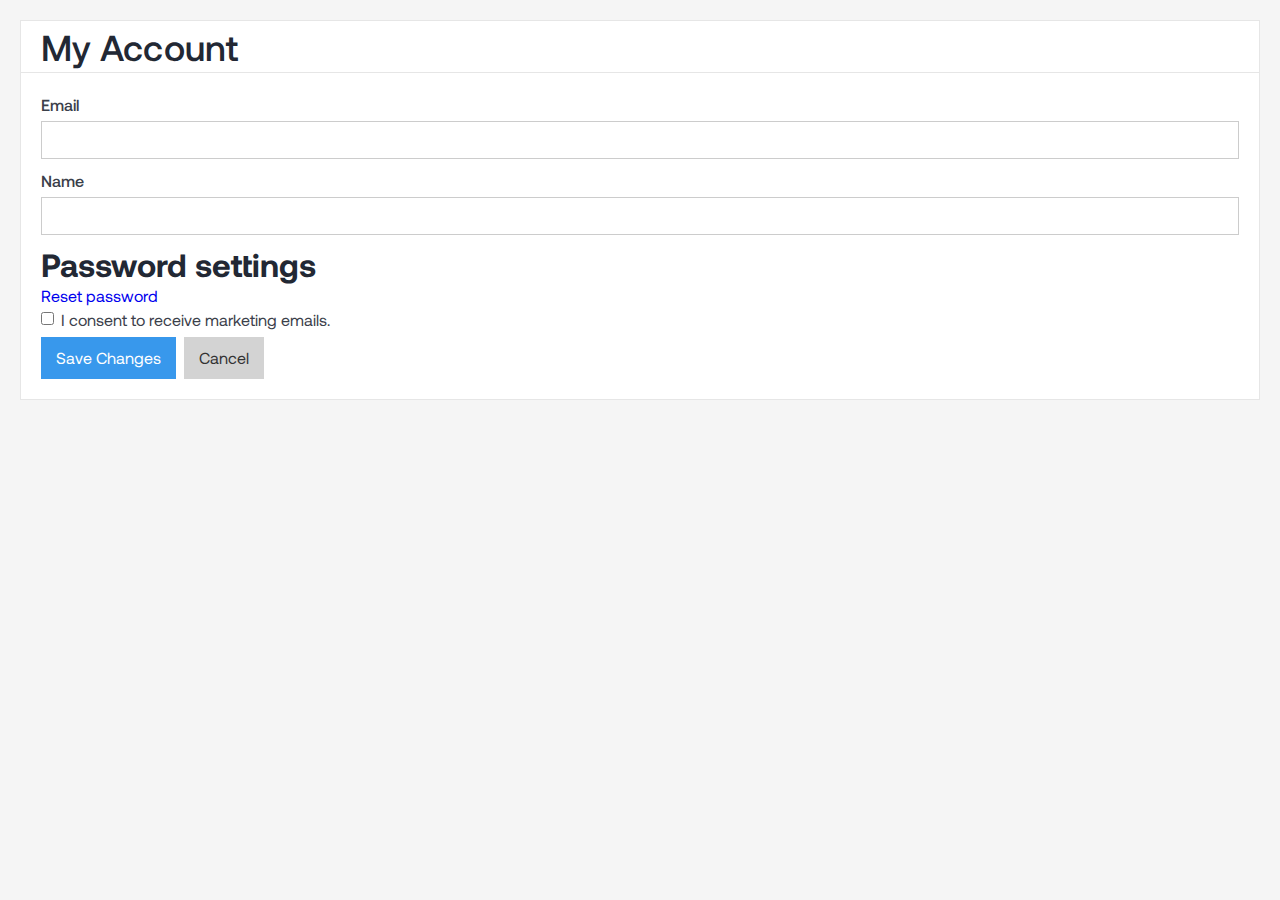
<file: user-account.html>
<!DOCTYPE html><!--  This site was created in Webflow. https://www.webflow.com  -->
<!--  Last Published: Sat May 27 2023 02:22:44 GMT+0000 (Coordinated Universal Time)  -->
<html data-wf-page="63bd0d39ba8d914b705fe78a" data-wf-site="631e2ffdd44a4340129f73f2">
<head>
  <meta charset="utf-8">
  <title>Buildify</title>
  <meta content="width=device-width, initial-scale=1" name="viewport">
  <meta content="Webflow" name="generator">
  <link href="css/normalize.css" rel="stylesheet" type="text/css">
  <link href="css/webflow.css" rel="stylesheet" type="text/css">
  <link href="css/buildify-io.webflow.css" rel="stylesheet" type="text/css">
  <script type="text/javascript">!function(o,c){var n=c.documentElement,t=" w-mod-";n.className+=t+"js",("ontouchstart"in o||o.DocumentTouch&&c instanceof DocumentTouch)&&(n.className+=t+"touch")}(window,document);</script>
  <link href="images/favicon.png" rel="shortcut icon" type="image/x-icon">
  <link href="images/webclip.png" rel="apple-touch-icon">
</head>
<body>
  <div class="w-users-useraccountwrapper" data-wf-user-account="true" data-wf-collection="site.siteUser">
    <div class="w-users-blockheader">
      <h2>My Account</h2>
    </div>
    <div class="w-users-blockcontent">
      <div>
        <form method="post" data-wf-user-form-type="userAccount"><label for="Email">Email</label><input type="email" disabled="" name="Email" id="wf-user-account-email" placeholder="" class="w-input w-input-disabled" autocomplete="username" required="" data-wf-user-form-input-type="email"><label for="Name">Name</label><input type="text" class="w-input" maxlength="256" name="" data-name="field" data-wf-user-field="wf-user-field-name" placeholder="" id="wf-user-account-name" required="">
          <h3>Password settings</h3>
          <a href="reset-password.html">Reset password</a><label class="w-checkbox"><input type="checkbox" id="wf-user-account-accept-communications" name="Checkbox" data-name="Checkbox" data-wf-user-field="wf-user-field-accept-communications" class="w-checkbox-input"><span class="w-form-label" for="Checkbox">I consent to receive marketing emails.</span></label><input type="submit" value="Save Changes" data-wait="Saving..." class="w-users-useraccountformsavebutton w-button"><input type="reset" value="Cancel" class="w-users-useraccountformcancelbutton w-button">
        </form>
        <div tabindex="-1" class="w-users-userformsuccessstate w-form-success">
          <p>Your account was updated successfully.</p>
        </div>
        <div style="display:none" data-wf-user-form-error="true" class="w-form-fail">
          <div class="user-form-error-msg" wf-account-update-form-general-error-error="There was an error updating your account. Please try again, or contact us if you continue to have problems.">There was an error updating your account. Please try again, or contact us if you continue to have problems.</div>
        </div>
      </div>
    </div>
  </div>
  <script src="https://d3e54v103j8qbb.cloudfront.net/js/jquery-3.5.1.min.dc5e7f18c8.js?site=631e2ffdd44a4340129f73f2" type="text/javascript" integrity="sha256-9/aliU8dGd2tb6OSsuzixeV4y/faTqgFtohetphbbj0=" crossorigin="anonymous"></script>
  <script src="js/webflow.js" type="text/javascript"></script>
</body>
</html>
</file>
<file: css/webflow.css>
@font-face {
  font-family: 'webflow-icons';
  src: url("[data-uri]") format('truetype');
  font-weight: normal;
  font-style: normal;
}
[class^="w-icon-"],
[class*=" w-icon-"] {
  /* use !important to prevent issues with browser extensions that change fonts */
  font-family: 'webflow-icons' !important;
  speak: none;
  font-style: normal;
  font-weight: normal;
  font-variant: normal;
  text-transform: none;
  line-height: 1;
  /* Better Font Rendering =========== */
  -webkit-font-smoothing: antialiased;
  -moz-osx-font-smoothing: grayscale;
}
.w-icon-slider-right:before {
  content: "\e600";
}
.w-icon-slider-left:before {
  content: "\e601";
}
.w-icon-nav-menu:before {
  content: "\e602";
}
.w-icon-arrow-down:before,
.w-icon-dropdown-toggle:before {
  content: "\e603";
}
.w-icon-file-upload-remove:before {
  content: "\e900";
}
.w-icon-file-upload-icon:before {
  content: "\e903";
}
* {
  -webkit-box-sizing: border-box;
  -moz-box-sizing: border-box;
  box-sizing: border-box;
}
html {
  height: 100%;
}
body {
  margin: 0;
  min-height: 100%;
  background-color: #fff;
  font-family: Arial, sans-serif;
  font-size: 14px;
  line-height: 20px;
  color: #333;
}
img {
  max-width: 100%;
  vertical-align: middle;
  display: inline-block;
}
html.w-mod-touch * {
  background-attachment: scroll !important;
}
.w-block {
  display: block;
}
.w-inline-block {
  max-width: 100%;
  display: inline-block;
}
.w-clearfix:before,
.w-clearfix:after {
  content: " ";
  display: table;
  grid-column-start: 1;
  grid-row-start: 1;
  grid-column-end: 2;
  grid-row-end: 2;
}
.w-clearfix:after {
  clear: both;
}
.w-hidden {
  display: none;
}
.w-button {
  display: inline-block;
  padding: 9px 15px;
  background-color: #3898EC;
  color: white;
  border: 0;
  line-height: inherit;
  text-decoration: none;
  cursor: pointer;
  border-radius: 0;
}
input.w-button {
  -webkit-appearance: button;
}
html[data-w-dynpage] [data-w-cloak] {
  color: transparent !important;
}
.w-webflow-badge,
.w-webflow-badge * {
  position: static;
  left: auto;
  top: auto;
  right: auto;
  bottom: auto;
  z-index: auto;
  display: block;
  visibility: visible;
  overflow: visible;
  overflow-x: visible;
  overflow-y: visible;
  box-sizing: border-box;
  width: auto;
  height: auto;
  max-height: none;
  max-width: none;
  min-height: 0;
  min-width: 0;
  margin: 0;
  padding: 0;
  float: none;
  clear: none;
  border: 0 none transparent;
  border-radius: 0;
  background: none;
  background-image: none;
  background-position: 0% 0%;
  background-size: auto auto;
  background-repeat: repeat;
  background-origin: padding-box;
  background-clip: border-box;
  background-attachment: scroll;
  background-color: transparent;
  box-shadow: none;
  opacity: 1;
  transform: none;
  transition: none;
  direction: ltr;
  font-family: inherit;
  font-weight: inherit;
  color: inherit;
  font-size: inherit;
  line-height: inherit;
  font-style: inherit;
  font-variant: inherit;
  text-align: inherit;
  letter-spacing: inherit;
  text-decoration: inherit;
  text-indent: 0;
  text-transform: inherit;
  list-style-type: disc;
  text-shadow: none;
  font-smoothing: auto;
  vertical-align: baseline;
  cursor: inherit;
  white-space: inherit;
  word-break: normal;
  word-spacing: normal;
  word-wrap: normal;
}
.w-webflow-badge {
  position: fixed !important;
  display: inline-block !important;
  visibility: visible !important;
  z-index: 2147483647 !important;
  top: auto !important;
  right: 12px !important;
  bottom: 12px !important;
  left: auto !important;
  color: #AAADB0 !important;
  background-color: #fff !important;
  border-radius: 3px !important;
  padding: 6px 8px 6px 6px !important;
  font-size: 12px !important;
  opacity: 1 !important;
  line-height: 14px !important;
  text-decoration: none !important;
  transform: none !important;
  margin: 0 !important;
  width: auto !important;
  height: auto !important;
  overflow: visible !important;
  white-space: nowrap;
  box-shadow: 0 0 0 1px rgba(0, 0, 0, 0.1), 0px 1px 3px rgba(0, 0, 0, 0.1);
  cursor: pointer;
}
.w-webflow-badge > img {
  display: inline-block !important;
  visibility: visible !important;
  opacity: 1 !important;
  vertical-align: middle !important;
}
h1,
h2,
h3,
h4,
h5,
h6 {
  font-weight: bold;
  margin-bottom: 10px;
}
h1 {
  font-size: 38px;
  line-height: 44px;
  margin-top: 20px;
}
h2 {
  font-size: 32px;
  line-height: 36px;
  margin-top: 20px;
}
h3 {
  font-size: 24px;
  line-height: 30px;
  margin-top: 20px;
}
h4 {
  font-size: 18px;
  line-height: 24px;
  margin-top: 10px;
}
h5 {
  font-size: 14px;
  line-height: 20px;
  margin-top: 10px;
}
h6 {
  font-size: 12px;
  line-height: 18px;
  margin-top: 10px;
}
p {
  margin-top: 0;
  margin-bottom: 10px;
}
blockquote {
  margin: 0 0 10px 0;
  padding: 10px 20px;
  border-left: 5px solid #E2E2E2;
  font-size: 18px;
  line-height: 22px;
}
figure {
  margin: 0;
  margin-bottom: 10px;
}
figcaption {
  margin-top: 5px;
  text-align: center;
}
ul,
ol {
  margin-top: 0px;
  margin-bottom: 10px;
  padding-left: 40px;
}
.w-list-unstyled {
  padding-left: 0;
  list-style: none;
}
.w-embed:before,
.w-embed:after {
  content: " ";
  display: table;
  grid-column-start: 1;
  grid-row-start: 1;
  grid-column-end: 2;
  grid-row-end: 2;
}
.w-embed:after {
  clear: both;
}
.w-video {
  width: 100%;
  position: relative;
  padding: 0;
}
.w-video iframe,
.w-video object,
.w-video embed {
  position: absolute;
  top: 0;
  left: 0;
  width: 100%;
  height: 100%;
  border: none;
}
fieldset {
  padding: 0;
  margin: 0;
  border: 0;
}
button,
[type='button'],
[type='reset'] {
  border: 0;
  cursor: pointer;
  -webkit-appearance: button;
}
.w-form {
  margin: 0 0 15px;
}
.w-form-done {
  display: none;
  padding: 20px;
  text-align: center;
  background-color: #dddddd;
}
.w-form-fail {
  display: none;
  margin-top: 10px;
  padding: 10px;
  background-color: #ffdede;
}
label {
  display: block;
  margin-bottom: 5px;
  font-weight: bold;
}
.w-input,
.w-select {
  display: block;
  width: 100%;
  height: 38px;
  padding: 8px 12px;
  margin-bottom: 10px;
  font-size: 14px;
  line-height: 1.42857143;
  color: #333333;
  vertical-align: middle;
  background-color: #ffffff;
  border: 1px solid #cccccc;
}
.w-input:-moz-placeholder,
.w-select:-moz-placeholder {
  color: #999;
}
.w-input::-moz-placeholder,
.w-select::-moz-placeholder {
  color: #999;
  opacity: 1;
}
.w-input:-ms-input-placeholder,
.w-select:-ms-input-placeholder {
  color: #999;
}
.w-input::-webkit-input-placeholder,
.w-select::-webkit-input-placeholder {
  color: #999;
}
.w-input:focus,
.w-select:focus {
  border-color: #3898EC;
  outline: 0;
}
.w-input[disabled],
.w-select[disabled],
.w-input[readonly],
.w-select[readonly],
fieldset[disabled] .w-input,
fieldset[disabled] .w-select {
  cursor: not-allowed;
}
.w-input[disabled]:not(.w-input-disabled),
.w-select[disabled]:not(.w-input-disabled),
.w-input[readonly],
.w-select[readonly],
fieldset[disabled]:not(.w-input-disabled) .w-input,
fieldset[disabled]:not(.w-input-disabled) .w-select {
  background-color: #eeeeee;
}
textarea.w-input,
textarea.w-select {
  height: auto;
}
.w-select {
  background-color: #f3f3f3;
}
.w-select[multiple] {
  height: auto;
}
.w-form-label {
  display: inline-block;
  cursor: pointer;
  font-weight: normal;
  margin-bottom: 0px;
}
.w-radio {
  display: block;
  margin-bottom: 5px;
  padding-left: 20px;
}
.w-radio:before,
.w-radio:after {
  content: " ";
  display: table;
  grid-column-start: 1;
  grid-row-start: 1;
  grid-column-end: 2;
  grid-row-end: 2;
}
.w-radio:after {
  clear: both;
}
.w-radio-input {
  margin: 4px 0 0;
  margin-top: 1px \9;
  line-height: normal;
  float: left;
  margin-left: -20px;
}
.w-radio-input {
  margin-top: 3px;
}
.w-file-upload {
  display: block;
  margin-bottom: 10px;
}
.w-file-upload-input {
  width: 0.1px;
  height: 0.1px;
  opacity: 0;
  overflow: hidden;
  position: absolute;
  z-index: -100;
}
.w-file-upload-default,
.w-file-upload-uploading,
.w-file-upload-success {
  display: inline-block;
  color: #333333;
}
.w-file-upload-error {
  display: block;
  margin-top: 10px;
}
.w-file-upload-default.w-hidden,
.w-file-upload-uploading.w-hidden,
.w-file-upload-error.w-hidden,
.w-file-upload-success.w-hidden {
  display: none;
}
.w-file-upload-uploading-btn {
  display: flex;
  font-size: 14px;
  font-weight: normal;
  cursor: pointer;
  margin: 0;
  padding: 8px 12px;
  border: 1px solid #cccccc;
  background-color: #fafafa;
}
.w-file-upload-file {
  display: flex;
  flex-grow: 1;
  justify-content: space-between;
  margin: 0;
  padding: 8px 9px 8px 11px;
  border: 1px solid #cccccc;
  background-color: #fafafa;
}
.w-file-upload-file-name {
  font-size: 14px;
  font-weight: normal;
  display: block;
}
.w-file-remove-link {
  margin-top: 3px;
  margin-left: 10px;
  width: auto;
  height: auto;
  padding: 3px;
  display: block;
  cursor: pointer;
}
.w-icon-file-upload-remove {
  margin: auto;
  font-size: 10px;
}
.w-file-upload-error-msg {
  display: inline-block;
  color: #ea384c;
  padding: 2px 0;
}
.w-file-upload-info {
  display: inline-block;
  line-height: 38px;
  padding: 0 12px;
}
.w-file-upload-label {
  display: inline-block;
  font-size: 14px;
  font-weight: normal;
  cursor: pointer;
  margin: 0;
  padding: 8px 12px;
  border: 1px solid #cccccc;
  background-color: #fafafa;
}
.w-icon-file-upload-icon,
.w-icon-file-upload-uploading {
  display: inline-block;
  margin-right: 8px;
  width: 20px;
}
.w-icon-file-upload-uploading {
  height: 20px;
}
.w-container {
  margin-left: auto;
  margin-right: auto;
  max-width: 940px;
}
.w-container:before,
.w-container:after {
  content: " ";
  display: table;
  grid-column-start: 1;
  grid-row-start: 1;
  grid-column-end: 2;
  grid-row-end: 2;
}
.w-container:after {
  clear: both;
}
.w-container .w-row {
  margin-left: -10px;
  margin-right: -10px;
}
.w-row:before,
.w-row:after {
  content: " ";
  display: table;
  grid-column-start: 1;
  grid-row-start: 1;
  grid-column-end: 2;
  grid-row-end: 2;
}
.w-row:after {
  clear: both;
}
.w-row .w-row {
  margin-left: 0;
  margin-right: 0;
}
.w-col {
  position: relative;
  float: left;
  width: 100%;
  min-height: 1px;
  padding-left: 10px;
  padding-right: 10px;
}
.w-col .w-col {
  padding-left: 0;
  padding-right: 0;
}
.w-col-1 {
  width: 8.33333333%;
}
.w-col-2 {
  width: 16.66666667%;
}
.w-col-3 {
  width: 25%;
}
.w-col-4 {
  width: 33.33333333%;
}
.w-col-5 {
  width: 41.66666667%;
}
.w-col-6 {
  width: 50%;
}
.w-col-7 {
  width: 58.33333333%;
}
.w-col-8 {
  width: 66.66666667%;
}
.w-col-9 {
  width: 75%;
}
.w-col-10 {
  width: 83.33333333%;
}
.w-col-11 {
  width: 91.66666667%;
}
.w-col-12 {
  width: 100%;
}
.w-hidden-main {
  display: none !important;
}
@media screen and (max-width: 991px) {
  .w-container {
    max-width: 728px;
  }
  .w-hidden-main {
    display: inherit !important;
  }
  .w-hidden-medium {
    display: none !important;
  }
  .w-col-medium-1 {
    width: 8.33333333%;
  }
  .w-col-medium-2 {
    width: 16.66666667%;
  }
  .w-col-medium-3 {
    width: 25%;
  }
  .w-col-medium-4 {
    width: 33.33333333%;
  }
  .w-col-medium-5 {
    width: 41.66666667%;
  }
  .w-col-medium-6 {
    width: 50%;
  }
  .w-col-medium-7 {
    width: 58.33333333%;
  }
  .w-col-medium-8 {
    width: 66.66666667%;
  }
  .w-col-medium-9 {
    width: 75%;
  }
  .w-col-medium-10 {
    width: 83.33333333%;
  }
  .w-col-medium-11 {
    width: 91.66666667%;
  }
  .w-col-medium-12 {
    width: 100%;
  }
  .w-col-stack {
    width: 100%;
    left: auto;
    right: auto;
  }
}
@media screen and (max-width: 767px) {
  .w-hidden-main {
    display: inherit !important;
  }
  .w-hidden-medium {
    display: inherit !important;
  }
  .w-hidden-small {
    display: none !important;
  }
  .w-row,
  .w-container .w-row {
    margin-left: 0;
    margin-right: 0;
  }
  .w-col {
    width: 100%;
    left: auto;
    right: auto;
  }
  .w-col-small-1 {
    width: 8.33333333%;
  }
  .w-col-small-2 {
    width: 16.66666667%;
  }
  .w-col-small-3 {
    width: 25%;
  }
  .w-col-small-4 {
    width: 33.33333333%;
  }
  .w-col-small-5 {
    width: 41.66666667%;
  }
  .w-col-small-6 {
    width: 50%;
  }
  .w-col-small-7 {
    width: 58.33333333%;
  }
  .w-col-small-8 {
    width: 66.66666667%;
  }
  .w-col-small-9 {
    width: 75%;
  }
  .w-col-small-10 {
    width: 83.33333333%;
  }
  .w-col-small-11 {
    width: 91.66666667%;
  }
  .w-col-small-12 {
    width: 100%;
  }
}
@media screen and (max-width: 479px) {
  .w-container {
    max-width: none;
  }
  .w-hidden-main {
    display: inherit !important;
  }
  .w-hidden-medium {
    display: inherit !important;
  }
  .w-hidden-small {
    display: inherit !important;
  }
  .w-hidden-tiny {
    display: none !important;
  }
  .w-col {
    width: 100%;
  }
  .w-col-tiny-1 {
    width: 8.33333333%;
  }
  .w-col-tiny-2 {
    width: 16.66666667%;
  }
  .w-col-tiny-3 {
    width: 25%;
  }
  .w-col-tiny-4 {
    width: 33.33333333%;
  }
  .w-col-tiny-5 {
    width: 41.66666667%;
  }
  .w-col-tiny-6 {
    width: 50%;
  }
  .w-col-tiny-7 {
    width: 58.33333333%;
  }
  .w-col-tiny-8 {
    width: 66.66666667%;
  }
  .w-col-tiny-9 {
    width: 75%;
  }
  .w-col-tiny-10 {
    width: 83.33333333%;
  }
  .w-col-tiny-11 {
    width: 91.66666667%;
  }
  .w-col-tiny-12 {
    width: 100%;
  }
}
.w-widget {
  position: relative;
}
.w-widget-map {
  width: 100%;
  height: 400px;
}
.w-widget-map label {
  width: auto;
  display: inline;
}
.w-widget-map img {
  max-width: inherit;
}
.w-widget-map .gm-style-iw {
  text-align: center;
}
.w-widget-map .gm-style-iw > button {
  display: none !important;
}
.w-widget-twitter {
  overflow: hidden;
}
.w-widget-twitter-count-shim {
  display: inline-block;
  vertical-align: top;
  position: relative;
  width: 28px;
  height: 20px;
  text-align: center;
  background: white;
  border: #758696 solid 1px;
  border-radius: 3px;
}
.w-widget-twitter-count-shim * {
  pointer-events: none;
  -webkit-user-select: none;
  -moz-user-select: none;
  -ms-user-select: none;
  user-select: none;
}
.w-widget-twitter-count-shim .w-widget-twitter-count-inner {
  position: relative;
  font-size: 15px;
  line-height: 12px;
  text-align: center;
  color: #999;
  font-family: serif;
}
.w-widget-twitter-count-shim .w-widget-twitter-count-clear {
  position: relative;
  display: block;
}
.w-widget-twitter-count-shim.w--large {
  width: 36px;
  height: 28px;
}
.w-widget-twitter-count-shim.w--large .w-widget-twitter-count-inner {
  font-size: 18px;
  line-height: 18px;
}
.w-widget-twitter-count-shim:not(.w--vertical) {
  margin-left: 5px;
  margin-right: 8px;
}
.w-widget-twitter-count-shim:not(.w--vertical).w--large {
  margin-left: 6px;
}
.w-widget-twitter-count-shim:not(.w--vertical):before,
.w-widget-twitter-count-shim:not(.w--vertical):after {
  top: 50%;
  left: 0;
  border: solid transparent;
  content: ' ';
  height: 0;
  width: 0;
  position: absolute;
  pointer-events: none;
}
.w-widget-twitter-count-shim:not(.w--vertical):before {
  border-color: rgba(117, 134, 150, 0);
  border-right-color: #5d6c7b;
  border-width: 4px;
  margin-left: -9px;
  margin-top: -4px;
}
.w-widget-twitter-count-shim:not(.w--vertical).w--large:before {
  border-width: 5px;
  margin-left: -10px;
  margin-top: -5px;
}
.w-widget-twitter-count-shim:not(.w--vertical):after {
  border-color: rgba(255, 255, 255, 0);
  border-right-color: white;
  border-width: 4px;
  margin-left: -8px;
  margin-top: -4px;
}
.w-widget-twitter-count-shim:not(.w--vertical).w--large:after {
  border-width: 5px;
  margin-left: -9px;
  margin-top: -5px;
}
.w-widget-twitter-count-shim.w--vertical {
  width: 61px;
  height: 33px;
  margin-bottom: 8px;
}
.w-widget-twitter-count-shim.w--vertical:before,
.w-widget-twitter-count-shim.w--vertical:after {
  top: 100%;
  left: 50%;
  border: solid transparent;
  content: ' ';
  height: 0;
  width: 0;
  position: absolute;
  pointer-events: none;
}
.w-widget-twitter-count-shim.w--vertical:before {
  border-color: rgba(117, 134, 150, 0);
  border-top-color: #5d6c7b;
  border-width: 5px;
  margin-left: -5px;
}
.w-widget-twitter-count-shim.w--vertical:after {
  border-color: rgba(255, 255, 255, 0);
  border-top-color: white;
  border-width: 4px;
  margin-left: -4px;
}
.w-widget-twitter-count-shim.w--vertical .w-widget-twitter-count-inner {
  font-size: 18px;
  line-height: 22px;
}
.w-widget-twitter-count-shim.w--vertical.w--large {
  width: 76px;
}
.w-background-video {
  position: relative;
  overflow: hidden;
  height: 500px;
  color: white;
}
.w-background-video > video {
  background-size: cover;
  background-position: 50% 50%;
  position: absolute;
  margin: auto;
  width: 100%;
  height: 100%;
  right: -100%;
  bottom: -100%;
  top: -100%;
  left: -100%;
  object-fit: cover;
  z-index: -100;
}
.w-background-video > video::-webkit-media-controls-start-playback-button {
  display: none !important;
  -webkit-appearance: none;
}
.w-background-video--control {
  position: absolute;
  bottom: 1em;
  right: 1em;
  background-color: transparent;
  padding: 0;
}
.w-background-video--control > [hidden] {
  display: none !important;
}
.w-slider {
  position: relative;
  height: 300px;
  text-align: center;
  background: #dddddd;
  clear: both;
  -webkit-tap-highlight-color: rgba(0, 0, 0, 0);
  tap-highlight-color: rgba(0, 0, 0, 0);
}
.w-slider-mask {
  position: relative;
  display: block;
  overflow: hidden;
  z-index: 1;
  left: 0;
  right: 0;
  height: 100%;
  white-space: nowrap;
}
.w-slide {
  position: relative;
  display: inline-block;
  vertical-align: top;
  width: 100%;
  height: 100%;
  white-space: normal;
  text-align: left;
}
.w-slider-nav {
  position: absolute;
  z-index: 2;
  top: auto;
  right: 0;
  bottom: 0;
  left: 0;
  margin: auto;
  padding-top: 10px;
  height: 40px;
  text-align: center;
  -webkit-tap-highlight-color: rgba(0, 0, 0, 0);
  tap-highlight-color: rgba(0, 0, 0, 0);
}
.w-slider-nav.w-round > div {
  border-radius: 100%;
}
.w-slider-nav.w-num > div {
  width: auto;
  height: auto;
  padding: 0.2em 0.5em;
  font-size: inherit;
  line-height: inherit;
}
.w-slider-nav.w-shadow > div {
  box-shadow: 0 0 3px rgba(51, 51, 51, 0.4);
}
.w-slider-nav-invert {
  color: #fff;
}
.w-slider-nav-invert > div {
  background-color: rgba(34, 34, 34, 0.4);
}
.w-slider-nav-invert > div.w-active {
  background-color: #222;
}
.w-slider-dot {
  position: relative;
  display: inline-block;
  width: 1em;
  height: 1em;
  background-color: rgba(255, 255, 255, 0.4);
  cursor: pointer;
  margin: 0 3px 0.5em;
  transition: background-color 100ms, color 100ms;
}
.w-slider-dot.w-active {
  background-color: #fff;
}
.w-slider-dot:focus {
  outline: none;
  box-shadow: 0px 0px 0px 2px #fff;
}
.w-slider-dot:focus.w-active {
  box-shadow: none;
}
.w-slider-arrow-left,
.w-slider-arrow-right {
  position: absolute;
  width: 80px;
  top: 0;
  right: 0;
  bottom: 0;
  left: 0;
  margin: auto;
  cursor: pointer;
  overflow: hidden;
  color: white;
  font-size: 40px;
  -webkit-tap-highlight-color: rgba(0, 0, 0, 0);
  tap-highlight-color: rgba(0, 0, 0, 0);
  -webkit-user-select: none;
  -moz-user-select: none;
  -ms-user-select: none;
  user-select: none;
}
.w-slider-arrow-left [class^='w-icon-'],
.w-slider-arrow-right [class^='w-icon-'],
.w-slider-arrow-left [class*=' w-icon-'],
.w-slider-arrow-right [class*=' w-icon-'] {
  position: absolute;
}
.w-slider-arrow-left:focus,
.w-slider-arrow-right:focus {
  outline: 0;
}
.w-slider-arrow-left {
  z-index: 3;
  right: auto;
}
.w-slider-arrow-right {
  z-index: 4;
  left: auto;
}
.w-icon-slider-left,
.w-icon-slider-right {
  top: 0;
  right: 0;
  bottom: 0;
  left: 0;
  margin: auto;
  width: 1em;
  height: 1em;
}
.w-slider-aria-label {
  border: 0;
  clip: rect(0 0 0 0);
  height: 1px;
  margin: -1px;
  overflow: hidden;
  padding: 0;
  position: absolute;
  width: 1px;
}
.w-slider-force-show {
  display: block !important;
}
.w-dropdown {
  display: inline-block;
  position: relative;
  text-align: left;
  margin-left: auto;
  margin-right: auto;
  z-index: 900;
}
.w-dropdown-btn,
.w-dropdown-toggle,
.w-dropdown-link {
  position: relative;
  vertical-align: top;
  text-decoration: none;
  color: #222222;
  padding: 20px;
  text-align: left;
  margin-left: auto;
  margin-right: auto;
  white-space: nowrap;
}
.w-dropdown-toggle {
  -webkit-user-select: none;
  -moz-user-select: none;
  -ms-user-select: none;
  user-select: none;
  display: inline-block;
  cursor: pointer;
  padding-right: 40px;
}
.w-dropdown-toggle:focus {
  outline: 0;
}
.w-icon-dropdown-toggle {
  position: absolute;
  top: 0;
  right: 0;
  bottom: 0;
  margin: auto;
  margin-right: 20px;
  width: 1em;
  height: 1em;
}
.w-dropdown-list {
  position: absolute;
  background: #dddddd;
  display: none;
  min-width: 100%;
}
.w-dropdown-list.w--open {
  display: block;
}
.w-dropdown-link {
  padding: 10px 20px;
  display: block;
  color: #222222;
}
.w-dropdown-link.w--current {
  color: #0082f3;
}
.w-dropdown-link:focus {
  outline: 0;
}
@media screen and (max-width: 767px) {
  .w-nav-brand {
    padding-left: 10px;
  }
}
/**
 * ## Note
 * Safari (on both iOS and OS X) does not handle viewport units (vh, vw) well.
 * For example percentage units do not work on descendants of elements that
 * have any dimensions expressed in viewport units. It also doesn’t handle them at
 * all in `calc()`.
 */
/**
 * Wrapper around all lightbox elements
 *
 * 1. Since the lightbox can receive focus, IE also gives it an outline.
 * 2. Fixes flickering on Chrome when a transition is in progress
 *    underneath the lightbox.
 */
.w-lightbox-backdrop {
  cursor: auto;
  font-style: normal;
  letter-spacing: normal;
  list-style: disc;
  text-indent: 0;
  text-shadow: none;
  text-transform: none;
  visibility: visible;
  white-space: normal;
  word-break: normal;
  word-spacing: normal;
  word-wrap: normal;
  position: fixed;
  top: 0;
  right: 0;
  bottom: 0;
  left: 0;
  color: #fff;
  font-family: "Helvetica Neue", Helvetica, Ubuntu, "Segoe UI", Verdana, sans-serif;
  font-size: 17px;
  line-height: 1.2;
  font-weight: 300;
  text-align: center;
  background: rgba(0, 0, 0, 0.9);
  z-index: 2000;
  outline: 0;
  /* 1 */
  opacity: 0;
  -webkit-user-select: none;
  -moz-user-select: none;
  -ms-user-select: none;
  -webkit-tap-highlight-color: transparent;
  -webkit-transform: translate(0, 0);
  /* 2 */
}
/**
 * Neat trick to bind the rubberband effect to our canvas instead of the whole
 * document on iOS. It also prevents a bug that causes the document underneath to scroll.
 */
.w-lightbox-backdrop,
.w-lightbox-container {
  height: 100%;
  overflow: auto;
  -webkit-overflow-scrolling: touch;
}
.w-lightbox-content {
  position: relative;
  height: 100vh;
  overflow: hidden;
}
.w-lightbox-view {
  position: absolute;
  width: 100vw;
  height: 100vh;
  opacity: 0;
}
.w-lightbox-view:before {
  content: "";
  height: 100vh;
}
/* .w-lightbox-content */
.w-lightbox-group,
.w-lightbox-group .w-lightbox-view,
.w-lightbox-group .w-lightbox-view:before {
  height: 86vh;
}
.w-lightbox-frame,
.w-lightbox-view:before {
  display: inline-block;
  vertical-align: middle;
}
/*
 * 1. Remove default margin set by user-agent on the <figure> element.
 */
.w-lightbox-figure {
  position: relative;
  margin: 0;
  /* 1 */
}
.w-lightbox-group .w-lightbox-figure {
  cursor: pointer;
}
/**
 * IE adds image dimensions as width and height attributes on the IMG tag,
 * but we need both width and height to be set to auto to enable scaling.
 */
.w-lightbox-img {
  width: auto;
  height: auto;
  max-width: none;
}
/**
 * 1. Reset if style is set by user on "All Images"
 */
.w-lightbox-image {
  display: block;
  float: none;
  /* 1 */
  max-width: 100vw;
  max-height: 100vh;
}
.w-lightbox-group .w-lightbox-image {
  max-height: 86vh;
}
.w-lightbox-caption {
  position: absolute;
  right: 0;
  bottom: 0;
  left: 0;
  padding: 0.5em 1em;
  background: rgba(0, 0, 0, 0.4);
  text-align: left;
  text-overflow: ellipsis;
  white-space: nowrap;
  overflow: hidden;
}
.w-lightbox-embed {
  position: absolute;
  top: 0;
  right: 0;
  bottom: 0;
  left: 0;
  width: 100%;
  height: 100%;
}
.w-lightbox-control {
  position: absolute;
  top: 0;
  width: 4em;
  background-size: 24px;
  background-repeat: no-repeat;
  background-position: center;
  cursor: pointer;
  -webkit-transition: all 0.3s;
  transition: all 0.3s;
}
.w-lightbox-left {
  display: none;
  bottom: 0;
  left: 0;
  /* <svg xmlns="http://www.w3.org/2000/svg" viewBox="-20 0 24 40" width="24" height="40"><g transform="rotate(45)"><path d="m0 0h5v23h23v5h-28z" opacity=".4"/><path d="m1 1h3v23h23v3h-26z" fill="#fff"/></g></svg> */
  background-image: url("[data-uri]");
}
.w-lightbox-right {
  display: none;
  right: 0;
  bottom: 0;
  /* <svg xmlns="http://www.w3.org/2000/svg" viewBox="-4 0 24 40" width="24" height="40"><g transform="rotate(45)"><path d="m0-0h28v28h-5v-23h-23z" opacity=".4"/><path d="m1 1h26v26h-3v-23h-23z" fill="#fff"/></g></svg> */
  background-image: url("[data-uri]");
}
/*
 * Without specifying the with and height inside the SVG, all versions of IE render the icon too small.
 * The bug does not seem to manifest itself if the elements are tall enough such as the above arrows.
 * (http://stackoverflow.com/questions/16092114/background-size-differs-in-internet-explorer)
 */
.w-lightbox-close {
  right: 0;
  height: 2.6em;
  /* <svg xmlns="http://www.w3.org/2000/svg" viewBox="-4 0 18 17" width="18" height="17"><g transform="rotate(45)"><path d="m0 0h7v-7h5v7h7v5h-7v7h-5v-7h-7z" opacity=".4"/><path d="m1 1h7v-7h3v7h7v3h-7v7h-3v-7h-7z" fill="#fff"/></g></svg> */
  background-image: url("[data-uri]");
  background-size: 18px;
}
/**
 * 1. All IE versions add extra space at the bottom without this.
 */
.w-lightbox-strip {
  position: absolute;
  bottom: 0;
  left: 0;
  right: 0;
  padding: 0 1vh;
  line-height: 0;
  /* 1 */
  white-space: nowrap;
  overflow-x: auto;
  overflow-y: hidden;
}
/*
 * 1. We use content-box to avoid having to do `width: calc(10vh + 2vw)`
 *    which doesn’t work in Safari anyway.
 * 2. Chrome renders images pixelated when switching to GPU. Making sure
 *    the parent is also rendered on the GPU (by setting translate3d for
 *    example) fixes this behavior.
 */
.w-lightbox-item {
  display: inline-block;
  width: 10vh;
  padding: 2vh 1vh;
  box-sizing: content-box;
  /* 1 */
  cursor: pointer;
  -webkit-transform: translate3d(0, 0, 0);
  /* 2 */
}
.w-lightbox-active {
  opacity: 0.3;
}
.w-lightbox-thumbnail {
  position: relative;
  height: 10vh;
  background: #222;
  overflow: hidden;
}
.w-lightbox-thumbnail-image {
  position: absolute;
  top: 0;
  left: 0;
}
.w-lightbox-thumbnail .w-lightbox-tall {
  top: 50%;
  width: 100%;
  -webkit-transform: translate(0, -50%);
  -ms-transform: translate(0, -50%);
  transform: translate(0, -50%);
}
.w-lightbox-thumbnail .w-lightbox-wide {
  left: 50%;
  height: 100%;
  -webkit-transform: translate(-50%, 0);
  -ms-transform: translate(-50%, 0);
  transform: translate(-50%, 0);
}
/*
 * Spinner
 *
 * Absolute pixel values are used to avoid rounding errors that would cause
 * the white spinning element to be misaligned with the track.
 */
.w-lightbox-spinner {
  position: absolute;
  top: 50%;
  left: 50%;
  box-sizing: border-box;
  width: 40px;
  height: 40px;
  margin-top: -20px;
  margin-left: -20px;
  border: 5px solid rgba(0, 0, 0, 0.4);
  border-radius: 50%;
  -webkit-animation: spin 0.8s infinite linear;
  animation: spin 0.8s infinite linear;
}
.w-lightbox-spinner:after {
  content: "";
  position: absolute;
  top: -4px;
  right: -4px;
  bottom: -4px;
  left: -4px;
  border: 3px solid transparent;
  border-bottom-color: #fff;
  border-radius: 50%;
}
/*
 * Utility classes
 */
.w-lightbox-hide {
  display: none;
}
.w-lightbox-noscroll {
  overflow: hidden;
}
@media (min-width: 768px) {
  .w-lightbox-content {
    height: 96vh;
    margin-top: 2vh;
  }
  .w-lightbox-view,
  .w-lightbox-view:before {
    height: 96vh;
  }
  /* .w-lightbox-content */
  .w-lightbox-group,
  .w-lightbox-group .w-lightbox-view,
  .w-lightbox-group .w-lightbox-view:before {
    height: 84vh;
  }
  .w-lightbox-image {
    max-width: 96vw;
    max-height: 96vh;
  }
  .w-lightbox-group .w-lightbox-image {
    max-width: 82.3vw;
    max-height: 84vh;
  }
  .w-lightbox-left,
  .w-lightbox-right {
    display: block;
    opacity: 0.5;
  }
  .w-lightbox-close {
    opacity: 0.8;
  }
  .w-lightbox-control:hover {
    opacity: 1;
  }
}
.w-lightbox-inactive,
.w-lightbox-inactive:hover {
  opacity: 0;
}
.w-richtext:before,
.w-richtext:after {
  content: " ";
  display: table;
  grid-column-start: 1;
  grid-row-start: 1;
  grid-column-end: 2;
  grid-row-end: 2;
}
.w-richtext:after {
  clear: both;
}
.w-richtext[contenteditable="true"]:before,
.w-richtext[contenteditable="true"]:after {
  white-space: initial;
}
.w-richtext ol,
.w-richtext ul {
  overflow: hidden;
}
.w-richtext .w-richtext-figure-selected.w-richtext-figure-type-video div:after,
.w-richtext .w-richtext-figure-selected[data-rt-type="video"] div:after {
  outline: 2px solid #2895f7;
}
.w-richtext .w-richtext-figure-selected.w-richtext-figure-type-image div,
.w-richtext .w-richtext-figure-selected[data-rt-type="image"] div {
  outline: 2px solid #2895f7;
}
.w-richtext figure.w-richtext-figure-type-video > div:after,
.w-richtext figure[data-rt-type="video"] > div:after {
  content: '';
  position: absolute;
  display: none;
  left: 0;
  top: 0;
  right: 0;
  bottom: 0;
}
.w-richtext figure {
  position: relative;
  max-width: 60%;
}
.w-richtext figure > div:before {
  cursor: default!important;
}
.w-richtext figure img {
  width: 100%;
}
.w-richtext figure figcaption.w-richtext-figcaption-placeholder {
  opacity: 0.6;
}
.w-richtext figure div {
  /* fix incorrectly sized selection border in the data manager */
  font-size: 0px;
  color: transparent;
}
.w-richtext figure.w-richtext-figure-type-image,
.w-richtext figure[data-rt-type="image"] {
  display: table;
}
.w-richtext figure.w-richtext-figure-type-image > div,
.w-richtext figure[data-rt-type="image"] > div {
  display: inline-block;
}
.w-richtext figure.w-richtext-figure-type-image > figcaption,
.w-richtext figure[data-rt-type="image"] > figcaption {
  display: table-caption;
  caption-side: bottom;
}
.w-richtext figure.w-richtext-figure-type-video,
.w-richtext figure[data-rt-type="video"] {
  width: 60%;
  height: 0;
}
.w-richtext figure.w-richtext-figure-type-video iframe,
.w-richtext figure[data-rt-type="video"] iframe {
  position: absolute;
  top: 0;
  left: 0;
  width: 100%;
  height: 100%;
}
.w-richtext figure.w-richtext-figure-type-video > div,
.w-richtext figure[data-rt-type="video"] > div {
  width: 100%;
}
.w-richtext figure.w-richtext-align-center {
  margin-right: auto;
  margin-left: auto;
  clear: both;
}
.w-richtext figure.w-richtext-align-center.w-richtext-figure-type-image > div,
.w-richtext figure.w-richtext-align-center[data-rt-type="image"] > div {
  max-width: 100%;
}
.w-richtext figure.w-richtext-align-normal {
  clear: both;
}
.w-richtext figure.w-richtext-align-fullwidth {
  width: 100%;
  max-width: 100%;
  text-align: center;
  clear: both;
  display: block;
  margin-right: auto;
  margin-left: auto;
}
.w-richtext figure.w-richtext-align-fullwidth > div {
  display: inline-block;
  /* padding-bottom is used for aspect ratios in video figures
      we want the div to inherit that so hover/selection borders in the designer-canvas
      fit right*/
  padding-bottom: inherit;
}
.w-richtext figure.w-richtext-align-fullwidth > figcaption {
  display: block;
}
.w-richtext figure.w-richtext-align-floatleft {
  float: left;
  margin-right: 15px;
  clear: none;
}
.w-richtext figure.w-richtext-align-floatright {
  float: right;
  margin-left: 15px;
  clear: none;
}
.w-nav {
  position: relative;
  background: #dddddd;
  z-index: 1000;
}
.w-nav:before,
.w-nav:after {
  content: " ";
  display: table;
  grid-column-start: 1;
  grid-row-start: 1;
  grid-column-end: 2;
  grid-row-end: 2;
}
.w-nav:after {
  clear: both;
}
.w-nav-brand {
  position: relative;
  float: left;
  text-decoration: none;
  color: #333333;
}
.w-nav-link {
  position: relative;
  display: inline-block;
  vertical-align: top;
  text-decoration: none;
  color: #222222;
  padding: 20px;
  text-align: left;
  margin-left: auto;
  margin-right: auto;
}
.w-nav-link.w--current {
  color: #0082f3;
}
.w-nav-menu {
  position: relative;
  float: right;
}
[data-nav-menu-open] {
  display: block !important;
  position: absolute;
  top: 100%;
  left: 0;
  right: 0;
  background: #C8C8C8;
  text-align: center;
  overflow: visible;
  min-width: 200px;
}
.w--nav-link-open {
  display: block;
  position: relative;
}
.w-nav-overlay {
  position: absolute;
  overflow: hidden;
  display: none;
  top: 100%;
  left: 0;
  right: 0;
  width: 100%;
}
.w-nav-overlay [data-nav-menu-open] {
  top: 0;
}
.w-nav[data-animation="over-left"] .w-nav-overlay {
  width: auto;
}
.w-nav[data-animation="over-left"] .w-nav-overlay,
.w-nav[data-animation="over-left"] [data-nav-menu-open] {
  right: auto;
  z-index: 1;
  top: 0;
}
.w-nav[data-animation="over-right"] .w-nav-overlay {
  width: auto;
}
.w-nav[data-animation="over-right"] .w-nav-overlay,
.w-nav[data-animation="over-right"] [data-nav-menu-open] {
  left: auto;
  z-index: 1;
  top: 0;
}
.w-nav-button {
  position: relative;
  float: right;
  padding: 18px;
  font-size: 24px;
  display: none;
  cursor: pointer;
  -webkit-tap-highlight-color: rgba(0, 0, 0, 0);
  tap-highlight-color: rgba(0, 0, 0, 0);
  -webkit-user-select: none;
  -moz-user-select: none;
  -ms-user-select: none;
  user-select: none;
}
.w-nav-button:focus {
  outline: 0;
}
.w-nav-button.w--open {
  background-color: #C8C8C8;
  color: white;
}
.w-nav[data-collapse="all"] .w-nav-menu {
  display: none;
}
.w-nav[data-collapse="all"] .w-nav-button {
  display: block;
}
.w--nav-dropdown-open {
  display: block;
}
.w--nav-dropdown-toggle-open {
  display: block;
}
.w--nav-dropdown-list-open {
  position: static;
}
@media screen and (max-width: 991px) {
  .w-nav[data-collapse="medium"] .w-nav-menu {
    display: none;
  }
  .w-nav[data-collapse="medium"] .w-nav-button {
    display: block;
  }
}
@media screen and (max-width: 767px) {
  .w-nav[data-collapse="small"] .w-nav-menu {
    display: none;
  }
  .w-nav[data-collapse="small"] .w-nav-button {
    display: block;
  }
  .w-nav-brand {
    padding-left: 10px;
  }
}
@media screen and (max-width: 479px) {
  .w-nav[data-collapse="tiny"] .w-nav-menu {
    display: none;
  }
  .w-nav[data-collapse="tiny"] .w-nav-button {
    display: block;
  }
}
.w-tabs {
  position: relative;
}
.w-tabs:before,
.w-tabs:after {
  content: " ";
  display: table;
  grid-column-start: 1;
  grid-row-start: 1;
  grid-column-end: 2;
  grid-row-end: 2;
}
.w-tabs:after {
  clear: both;
}
.w-tab-menu {
  position: relative;
}
.w-tab-link {
  position: relative;
  display: inline-block;
  vertical-align: top;
  text-decoration: none;
  padding: 9px 30px;
  text-align: left;
  cursor: pointer;
  color: #222222;
  background-color: #dddddd;
}
.w-tab-link.w--current {
  background-color: #C8C8C8;
}
.w-tab-link:focus {
  outline: 0;
}
.w-tab-content {
  position: relative;
  display: block;
  overflow: hidden;
}
.w-tab-pane {
  position: relative;
  display: none;
}
.w--tab-active {
  display: block;
}
@media screen and (max-width: 479px) {
  .w-tab-link {
    display: block;
  }
}
.w-ix-emptyfix:after {
  content: "";
}
@keyframes spin {
  0% {
    transform: rotate(0deg);
  }
  100% {
    transform: rotate(360deg);
  }
}
.w-dyn-empty {
  padding: 10px;
  background-color: #dddddd;
}
.w-dyn-hide {
  display: none !important;
}
.w-dyn-bind-empty {
  display: none !important;
}
.w-condition-invisible {
  display: none !important;
}
.wf-layout-layout {
  display: grid;
}
</file>
<file: css/buildify-io.webflow.css>
.w-checkbox {
  margin-bottom: 5px;
  padding-left: 20px;
  display: block;
}

.w-checkbox:before {
  content: " ";
  grid-area: 1 / 1 / 2 / 2;
  display: table;
}

.w-checkbox:after {
  content: " ";
  clear: both;
  grid-area: 1 / 1 / 2 / 2;
  display: table;
}

.w-checkbox-input {
  float: left;
  margin: 4px 0 0 -20px;
  line-height: normal;
}

.w-checkbox-input--inputType-custom {
  width: 12px;
  height: 12px;
  border: 1px solid #ccc;
  border-radius: 2px;
}

.w-checkbox-input--inputType-custom.w--redirected-checked {
  background-color: #3898ec;
  background-image: url('https://d3e54v103j8qbb.cloudfront.net/static/custom-checkbox-checkmark.589d534424.svg');
  background-position: 50%;
  background-repeat: no-repeat;
  background-size: cover;
  border-color: #3898ec;
}

.w-checkbox-input--inputType-custom.w--redirected-focus {
  box-shadow: 0 0 3px 1px #3898ec;
}

.w-form-formradioinput--inputType-custom {
  width: 12px;
  height: 12px;
  border: 1px solid #ccc;
  border-radius: 50%;
}

.w-form-formradioinput--inputType-custom.w--redirected-focus {
  box-shadow: 0 0 3px 1px #3898ec;
}

.w-form-formradioinput--inputType-custom.w--redirected-checked {
  border-width: 4px;
  border-color: #3898ec;
}

.w-users-userformpagewrap {
  height: 100vh;
  max-width: 340px;
  flex-direction: column;
  justify-content: center;
  align-items: stretch;
  margin-left: auto;
  margin-right: auto;
  display: flex;
}

.w-users-userloginformwrapper {
  margin-bottom: 0;
  padding-left: 20px;
  padding-right: 20px;
  position: relative;
}

.w-users-userformheader {
  text-align: center;
}

.w-users-userformbutton {
  width: 100%;
  text-align: center;
}

.w-users-userformfooter {
  justify-content: space-between;
  margin-top: 12px;
  display: flex;
}

.w-users-userformerrorstate {
  margin-left: 20px;
  margin-right: 20px;
  position: absolute;
  top: 100%;
  left: 0%;
  right: 0%;
}

.w-users-usersignupformwrapper {
  margin-bottom: 0;
  padding-left: 20px;
  padding-right: 20px;
  position: relative;
}

.w-users-userformsuccessstate {
  display: none;
}

.w-checkbox-input {
  float: left;
  margin: 4px 0 0 -20px;
  line-height: normal;
}

.w-checkbox-input--inputType-custom {
  width: 12px;
  height: 12px;
  border: 1px solid #ccc;
  border-radius: 2px;
}

.w-checkbox-input--inputType-custom.w--redirected-checked {
  background-color: #3898ec;
  background-image: url('https://d3e54v103j8qbb.cloudfront.net/static/custom-checkbox-checkmark.589d534424.svg');
  background-position: 50%;
  background-repeat: no-repeat;
  background-size: cover;
  border-color: #3898ec;
}

.w-checkbox-input--inputType-custom.w--redirected-focus {
  box-shadow: 0 0 3px 1px #3898ec;
}

.w-users-usersignupverificationmessage {
  display: none;
}

.w-users-userresetpasswordformwrapper, .w-users-userupdatepasswordformwrapper {
  margin-bottom: 0;
  padding-left: 20px;
  padding-right: 20px;
  position: relative;
}

.w-users-useraccountwrapper {
  width: 100%;
  min-height: 100vh;
  background-color: #f5f5f5;
  padding: 20px;
}

.w-users-blockheader {
  background-color: #fff;
  border: 1px solid #e6e6e6;
  justify-content: space-between;
  align-items: baseline;
  padding: 4px 20px;
  display: flex;
}

.w-users-blockcontent {
  background-color: #fff;
  border-bottom: 1px solid #e6e6e6;
  border-left: 1px solid #e6e6e6;
  border-right: 1px solid #e6e6e6;
  margin-bottom: 20px;
  padding: 20px;
}

.w-users-useraccountformsavebutton {
  text-align: center;
  margin-right: 8px;
}

.w-users-useraccountformcancelbutton {
  text-align: center;
  color: #333;
  background-color: #d3d3d3;
}

body {
  color: #3b404a;
  font-family: Aeonik, sans-serif;
  font-size: 1rem;
  line-height: 1.5;
}

h1 {
  color: #222834;
  margin-top: 0;
  margin-bottom: 0;
  font-family: Aeonik, sans-serif;
  font-size: 3.5rem;
  font-weight: 500;
  line-height: 1.1;
}

h2 {
  color: #222834;
  letter-spacing: .1px;
  margin-top: 0;
  margin-bottom: 0;
  font-family: Aeonik, sans-serif;
  font-size: 2.25rem;
  font-weight: 500;
  line-height: 1.2;
}

h3 {
  color: #222834;
  margin-top: 0;
  margin-bottom: 0;
  font-family: Aeonik, sans-serif;
  font-size: 2rem;
  font-weight: 700;
  line-height: 1.2;
}

h4 {
  color: #222834;
  margin-top: 0;
  margin-bottom: 0;
  font-family: Aeonik, sans-serif;
  font-size: 1.5rem;
  font-weight: 500;
  line-height: 1.4;
}

h5 {
  color: #222834;
  margin-top: 0;
  margin-bottom: 0;
  font-family: Aeonik, sans-serif;
  font-size: 1.25rem;
  font-weight: 700;
  line-height: 1.5;
}

h6 {
  color: #222834;
  margin-top: 0;
  margin-bottom: 0;
  font-size: 1rem;
  font-weight: 700;
  line-height: 1.5;
}

p {
  color: #000;
  margin-bottom: 0;
}

a {
  text-decoration: none;
}

ul, ol {
  margin-top: 0;
  margin-bottom: 0;
  padding-left: 1.5rem;
}

li {
  margin-bottom: .25rem;
}

img {
  max-width: 100%;
  display: inline-block;
}

label {
  margin-bottom: .25rem;
  font-weight: 500;
}

blockquote {
  border-left: .25rem solid #e2e2e2;
  margin-bottom: 0;
  padding: 0 1.25rem;
  font-size: 1.25rem;
  line-height: 1.5;
}

figure {
  margin-top: 2rem;
  margin-bottom: 2rem;
}

figcaption {
  text-align: center;
  margin-top: .25rem;
}

.utility-page_component {
  width: 100vw;
  height: 100vh;
  max-height: 100%;
  max-width: 100%;
  justify-content: center;
  align-items: center;
  padding-left: 1.25rem;
  padding-right: 1.25rem;
  display: flex;
}

.utility-page_form-block {
  max-width: 20rem;
  grid-column-gap: 1rem;
  grid-row-gap: 1rem;
  text-align: center;
  flex-direction: column;
  justify-content: flex-start;
  align-items: stretch;
  display: flex;
}

.utility-page_form {
  grid-column-gap: 1rem;
  grid-row-gap: 1rem;
  flex-direction: column;
  justify-content: flex-start;
  align-items: stretch;
  display: flex;
}

.utility-page_image {
  margin-left: auto;
  margin-right: auto;
}

.global-styles {
  display: block;
  position: fixed;
  top: 0%;
  bottom: auto;
  left: 0%;
  right: auto;
}

.margin-custom2 {
  margin: 2rem;
}

.padding-xlarge {
  padding: 4rem;
}

.margin-xlarge {
  margin: 4rem;
}

.margin-xsmall {
  margin: .5rem;
}

.padding-xhuge {
  padding: 8rem;
}

.margin-custom1 {
  margin: 1.5rem;
}

.padding-0 {
  padding: 0;
}

.padding-xxhuge {
  padding: 12rem;
}

.padding-huge {
  padding: 6rem;
}

.margin-large {
  margin: 3rem;
}

.padding-xxlarge {
  padding: 5rem;
}

.margin-xxsmall {
  margin: .25rem;
}

.padding-custom3 {
  padding: 3.5rem;
}

.padding-large {
  padding: 3rem;
}

.margin-tiny {
  margin: .125rem;
}

.padding-small {
  padding: 1rem;
}

.padding-custom2 {
  padding: 2.5rem;
}

.margin-custom3 {
  margin: 3.5rem;
}

.padding-custom1 {
  padding: 3.825rem 1.2rem;
}

.margin-huge {
  margin: 6rem;
}

.padding-medium {
  padding: 1.5rem;
}

.padding-xsmall {
  padding: .5rem;
}

.margin-xxlarge {
  margin: 5rem;
}

.padding-xxsmall {
  padding: .25rem;
}

.margin-xhuge {
  margin: 8rem;
}

.padding-tiny {
  padding: .125rem;
}

.margin-small {
  margin: 1rem;
}

.margin-medium {
  margin: 1.5rem;
}

.margin-xxhuge {
  margin: 12rem;
}

.margin-0 {
  margin: 0;
}

.margin-horizontal {
  margin-top: 0;
  margin-bottom: 0;
}

.padding-top {
  padding-bottom: 0;
  padding-left: 0;
  padding-right: 0;
}

.margin-vertical {
  margin-left: 0;
  margin-right: 0;
}

.margin-bottom {
  margin-top: 0;
  margin-left: 0;
  margin-right: 0;
}

.padding-left {
  padding-top: 0;
  padding-bottom: 0;
  padding-right: 0;
}

.padding-vertical {
  padding-left: 0;
  padding-right: 0;
}

.padding-horizontal {
  padding-top: 0;
  padding-bottom: 0;
}

.margin-right {
  margin-top: 0;
  margin-bottom: 0;
  margin-left: 0;
}

.margin-top {
  margin-bottom: 0;
  margin-left: 0;
  margin-right: 0;
}

.margin-left {
  margin-top: 0;
  margin-bottom: 0;
  margin-right: 0;
}

.padding-right {
  padding-top: 0;
  padding-bottom: 0;
  padding-left: 0;
}

.padding-bottom {
  padding-top: 0;
  padding-left: 0;
  padding-right: 0;
}

.form_checkbox {
  flex-direction: row;
  align-items: center;
  margin-bottom: .5rem;
  padding-left: 0;
  display: flex;
}

.form_checkbox-icon {
  width: .875rem;
  height: .875rem;
  border-radius: .125rem;
  margin: 0 .5rem 0 0;
}

.form_checkbox-icon.w--redirected-checked {
  width: .875rem;
  height: .875rem;
  background-size: 90%;
  border-radius: .125rem;
  margin: 0 .5rem 0 0;
}

.form_checkbox-icon.w--redirected-focus {
  width: .875rem;
  height: .875rem;
  border-radius: .125rem;
  margin: 0 .5rem 0 0;
  box-shadow: 0 0 .25rem 0 #3898ec;
}

.fs-styleguide_background {
  width: 100%;
  border: 1px solid rgba(0, 0, 0, .1);
  flex-direction: column;
  justify-content: center;
  align-items: stretch;
  display: flex;
}

.fs-styleguide_spacing {
  grid-column-gap: .5rem;
  grid-row-gap: .5rem;
  background-image: linear-gradient(to top, rgba(0, 115, 230, .1), rgba(255, 255, 255, 0));
  grid-template-rows: auto auto;
  grid-template-columns: 1fr;
  grid-auto-columns: 1fr;
  align-content: start;
  justify-content: start;
  align-items: start;
  justify-items: stretch;
  display: grid;
  position: relative;
}

.icon-1x1-small {
  width: 1rem;
  height: 1rem;
  flex: none;
}

.overflow-auto {
  overflow: auto;
}

.spacing-clean {
  margin: 0;
  padding: 0;
}

.icon-1x1-large {
  width: 2.5rem;
  height: 2.5rem;
}

.z-index-2 {
  z-index: 2;
  position: relative;
}

.fs-styleguide_background-space {
  width: 1px;
  height: 1px;
  margin: 5rem;
}

.text-weight-semibold {
  font-weight: 600;
}

.text-style-strikethrough {
  text-decoration: line-through;
}

.fs-styleguide_item {
  grid-column-gap: 1.125rem;
  grid-row-gap: 1.125rem;
  border-bottom: 1px solid rgba(0, 0, 0, .1);
  grid-template-rows: auto;
  grid-template-columns: 1fr;
  grid-auto-columns: 1fr;
  align-content: start;
  justify-content: start;
  align-items: start;
  justify-items: start;
  padding-bottom: 3rem;
  display: grid;
  position: relative;
}

.fs-styleguide_item.is-stretch {
  justify-items: stretch;
}

.max-width-full {
  width: 100%;
  max-width: none;
}

.fs-styleguide_item-header {
  width: 100%;
  border-bottom: 1px solid rgba(0, 0, 0, .1);
  padding-bottom: 2rem;
}

.fs-styleguide_heading-large {
  font-size: 6rem;
}

.background-color-black {
  color: #f5f5f5;
  background-color: #000;
}

.z-index-1 {
  z-index: 1;
  position: relative;
}

.text-color-black {
  color: #000;
}

.text-color-grey {
  color: gray;
}

.fs-styleguide_2-col {
  width: 100%;
  grid-column-gap: 4rem;
  grid-row-gap: 4rem;
  grid-template-rows: auto;
  grid-template-columns: 1fr 1fr;
  grid-auto-columns: 1fr;
  display: grid;
}

.fs-styleguide_2-col.is-align-start {
  align-items: start;
}

.form_message-success {
  padding: 1.25rem;
}

.fs-styleguide_row {
  grid-column-gap: .75rem;
  grid-row-gap: .75rem;
  flex-direction: row;
  grid-template-rows: auto;
  grid-template-columns: auto;
  grid-auto-columns: auto;
  grid-auto-flow: column;
  justify-content: flex-start;
  align-items: center;
  display: flex;
}

.heading-style-h3 {
  font-size: 2rem;
  font-weight: 700;
  line-height: 1.2;
}

.text-rich-text h1, .text-rich-text h2, .text-rich-text h3, .text-rich-text h4 {
  margin-top: 1.5rem;
  margin-bottom: 1rem;
}

.text-rich-text h5, .text-rich-text h6 {
  margin-top: 1.25rem;
  margin-bottom: 1rem;
}

.text-rich-text p {
  margin-bottom: 1rem;
}

.text-rich-text ul, .text-rich-text ol {
  margin-bottom: 1.5rem;
}

.container-small {
  width: 100%;
  max-width: 48rem;
  margin-left: auto;
  margin-right: auto;
}

.icon-height-small {
  height: 1rem;
}

.icon-1x1-medium {
  width: 2rem;
  height: 2rem;
}

.heading-style-h1 {
  font-size: 4rem;
  font-weight: 700;
  line-height: 1.1;
}

.padding-global {
  padding-left: 2.5rem;
  padding-right: 2.5rem;
}

.text-weight-normal {
  font-weight: 400;
}

.padding-section-small {
  padding-top: 1.25rem;
  padding-bottom: 1.25rem;
}

.padding-section-small.logo {
  padding-top: 2.45rem;
  padding-bottom: 2.45rem;
}

.max-width-small {
  width: 100%;
  max-width: 20rem;
}

.text-color-white {
  color: #fff;
}

.text-style-italic {
  font-style: italic;
}

.text-weight-medium {
  font-weight: 500;
}

.overflow-hidden {
  overflow: hidden;
}

.fs-styleguide_section-header {
  width: 100%;
  grid-column-gap: 1rem;
  grid-row-gap: 1rem;
  border-bottom: 1px solid #000;
  grid-template-rows: auto;
  grid-template-columns: 1fr;
  grid-auto-columns: 1fr;
  padding-bottom: 3rem;
  line-height: 1.4;
  display: grid;
}

.text-size-tiny {
  font-size: .75rem;
}

.max-width-xxlarge {
  width: 100%;
  max-width: 80rem;
}

.fs-styleguide_1-col {
  width: 100%;
  grid-column-gap: 3rem;
  grid-row-gap: 3rem;
  grid-template-rows: auto;
  grid-template-columns: 1fr;
  grid-auto-columns: 1fr;
  display: grid;
}

.overflow-visible {
  overflow: visible;
}

.fs-styleguide_empty-box {
  z-index: -1;
  height: 3rem;
  min-width: 3rem;
  background-color: rgba(0, 115, 230, .1);
  border: 1px dashed #0073e6;
  position: relative;
}

.text-weight-light {
  font-weight: 300;
}

.fs-styleguide_heading-medium {
  font-size: 4rem;
}

.max-width-xsmall {
  width: 100%;
  max-width: 16rem;
}

.fs-styleguide_4-col {
  width: 100%;
  grid-column-gap: 4rem;
  grid-row-gap: 4rem;
  grid-template-rows: auto;
  grid-template-columns: 1fr 1fr 1fr 1fr;
  grid-auto-columns: 1fr;
  display: grid;
}

.text-size-regular {
  font-size: 1rem;
}

.text-weight-xbold {
  font-weight: 800;
}

.text-align-right {
  text-align: right;
}

.text-weight-bold {
  font-weight: 700;
}

.max-width-medium {
  width: 100%;
  max-width: 32rem;
}

.fs-styleguide_item-wrapper {
  width: 100%;
  grid-column-gap: 3rem;
  grid-row-gap: 3rem;
  flex-direction: column;
  justify-content: flex-start;
  align-items: flex-start;
  display: flex;
}

.max-width-large {
  width: 100%;
  max-width: 48rem;
}

.max-width-large.text-align-center.margin-horizontal.auto {
  margin-left: auto;
  margin-right: auto;
}

.fs-styleguide_header-block {
  grid-column-gap: 2rem;
  grid-row-gap: 2rem;
  grid-template-rows: auto;
  grid-template-columns: 1fr;
  grid-auto-columns: 1fr;
  align-items: center;
  justify-items: start;
  display: grid;
}

.background-color-white {
  background-color: #fff;
}

.text-style-muted {
  opacity: .6;
}

.text-size-small {
  font-size: .875rem;
}

.heading-medium-h4 {
  font-size: 1.75rem;
  font-weight: 500;
  line-height: 1.4;
}

.max-width-xlarge {
  width: 100%;
  max-width: 64rem;
}

.form_radio-icon {
  width: .875rem;
  height: .875rem;
  margin-top: 0;
  margin-left: 0;
  margin-right: .5rem;
}

.form_radio-icon.w--redirected-checked {
  width: .875rem;
  height: .875rem;
  border-width: .25rem;
}

.form_radio-icon.w--redirected-focus {
  width: .875rem;
  height: .875rem;
  box-shadow: 0 0 .25rem 0 #3898ec;
}

.text-style-nowrap {
  white-space: nowrap;
}

.text-align-left {
  text-align: left;
}

.background-color-grey {
  background-color: #f2f2f2;
}

.form_input {
  min-height: 3rem;
  background-color: rgba(0, 0, 0, 0);
  margin-bottom: .75rem;
  padding: .5rem 1rem;
}

.form_input.is-text-area {
  min-height: 8rem;
  padding-top: .75rem;
}

.heading-style-h6 {
  font-size: 1rem;
  font-weight: 700;
  line-height: 1.5;
}

.padding-section-large {
  padding-top: 8rem;
  padding-bottom: 8rem;
}

.fs-styleguide_3-col {
  width: 100%;
  grid-column-gap: 4rem;
  grid-row-gap: 4rem;
  grid-template-rows: auto;
  grid-template-columns: 1fr 1fr 1fr;
  grid-auto-columns: 1fr;
  align-items: stretch;
  display: grid;
}

.fs-styleguide_3-col.is-align-start {
  align-items: start;
}

.text-style-link {
  color: #000;
  text-decoration: underline;
}

.text-size-large {
  font-size: 1.5rem;
}

.fs-styleguide_header {
  background-color: rgba(0, 0, 0, .05);
}

.heading-style-h2 {
  font-size: 3rem;
  font-weight: 500;
  line-height: 1.2;
}

.page-wrapper {
  overflow: hidden;
}

.fs-styleguide_label {
  color: #fff;
  background-color: #0073e6;
  flex-direction: row;
  justify-content: flex-start;
  align-items: center;
  padding: .25rem .75rem;
  font-weight: 600;
  line-height: 1.4;
  display: flex;
}

.fs-styleguide_label.is-tag {
  background-color: #be4aa5;
}

.fs-styleguide_version {
  z-index: 5;
  color: #000;
  font-weight: 500;
  text-decoration: none;
}

.heading-medium-h5 {
  font-size: 1.25rem;
  font-weight: 500;
  line-height: 1.5;
}

.container-large {
  width: 100%;
  max-width: 80rem;
  margin-left: auto;
  margin-right: auto;
  padding-left: 2rem;
  padding-right: 2rem;
}

.container-large.nav {
  align-items: center;
  display: flex;
}

.icon-height-medium {
  height: 2rem;
}

.text-style-allcaps {
  text-transform: uppercase;
}

.overflow-scroll {
  overflow: scroll;
}

.form_message-error {
  margin-top: .75rem;
  padding: .75rem;
}

.icon-height-large {
  height: 3rem;
}

.text-align-center {
  text-align: center;
}

.form_component {
  margin-bottom: 0;
}

.max-width-xxsmall {
  width: 100%;
  max-width: 12rem;
}

.layer {
  justify-content: center;
  align-items: center;
  position: absolute;
  top: 0%;
  bottom: 0%;
  left: 0%;
  right: 0%;
}

.text-style-quote {
  border-left: .25rem solid #e2e2e2;
  margin-bottom: 0;
  padding: 0 1.25rem;
  font-size: 1.25rem;
  line-height: 1.5;
}

.align-center {
  margin-left: auto;
  margin-right: auto;
}

.button {
  color: #fff;
  text-align: center;
  background-color: #048766;
  border-radius: 8px;
  padding: .75rem 1.5rem;
  font-size: 1.125rem;
  font-weight: 500;
}

.button.is-text {
  color: #000;
  background-color: rgba(0, 0, 0, 0);
  border: 2px solid rgba(0, 0, 0, 0);
}

.button.is-small {
  padding: .5rem 1.25rem;
}

.button.is-small.is-footer {
  border: 1px solid #fff;
  transition: color .2s ease-out, background-color .2s ease-out;
}

.button.is-small.is-footer:hover {
  color: #048766;
  background-color: #fff;
}

.button.is-large {
  padding: 1rem 2rem;
}

.button.is-secondary {
  color: #048766;
  background-color: rgba(0, 0, 0, 0);
  border: 1px solid #048766;
  transition: background-color .2s ease-out;
}

.button.is-secondary:hover {
  background-color: #e6e6e6;
}

.button.is-secondary.is-16.margin-38 {
  margin: 2.375rem;
}

.button.is-secondary.is-16.margin-38.margin-top {
  margin-bottom: 0;
  margin-left: 0;
  margin-right: 0;
  transition: color .2s, background-color .2s ease-out;
}

.button.is-secondary.is-16.margin-38.margin-top:hover {
  color: #fff;
}

.button.is-secondary.is-white {
  color: #fff;
  background-color: rgba(0, 0, 0, 0);
  border-color: #fff;
}

.button.is-icon {
  grid-column-gap: 1rem;
  grid-row-gap: 1rem;
  flex-direction: row;
  justify-content: center;
  align-items: center;
  text-decoration: none;
  display: flex;
}

.button.is-white {
  color: #048766;
  background-color: #fff;
  transition: background-color .2s ease-out;
}

.button.is-white:hover, .button.is-white.is-16:hover {
  background-color: #e6e6e6;
}

.button.is-white.is-16.custom {
  transition: color .2s, background-color .2s ease-out;
}

.button.is-white.is-16.custom:hover {
  color: #f7f7f7;
}

.button.is-white.is-secondary {
  transition: color .2s ease-out, background-color .2s ease-out;
}

.button.is-white.is-secondary:hover {
  color: #048766;
  background-color: #fff;
}

.button.is-full {
  width: 100%;
  transition: background-color .2s ease-out;
}

.button.is-full:hover {
  background-color: #036c52;
}

.button.is-full.is-16 {
  font-size: 1rem;
}

.button.is-full.is-16.top-auto, .button.is-full.margin-auto-top {
  margin-top: auto;
}

.button.is-16 {
  font-size: 1rem;
  transition: background-color .2s ease-out;
}

.button.is-16:hover {
  background-color: #036c52;
}

.button.is-16.margin-medium.margin-top.is-yellow {
  color: #000;
  background-color: #ffb638;
}

.button.is-16.margin-medium.margin-top.is-yellow:hover {
  background-color: #e6a432;
}

.fs-styleguide_classes {
  grid-column-gap: 1px;
  grid-row-gap: 1px;
  grid-template-rows: auto;
  grid-template-columns: 1fr;
  grid-auto-columns: 1fr;
  display: grid;
}

.text-size-medium {
  font-size: 1.25rem;
}

.text-size-medium.text-color-white.text-style-muted.margin-small.margin-top.max-width-large.text-align-center.margin-h-auto, .text-size-medium.text-color-white.text-style-muted.text-align-center.max-width-large.margin-horizontal-auto {
  margin-left: auto;
  margin-right: auto;
}

.fs-styleguide_section {
  grid-column-gap: 6rem;
  grid-row-gap: 6rem;
  grid-template-rows: auto;
  grid-template-columns: 1fr;
  grid-auto-columns: 1fr;
  align-items: start;
  justify-items: start;
  display: grid;
}

.fs-styleguide_section.is-vertical {
  grid-column-gap: 4rem;
  grid-row-gap: 4rem;
  grid-template-columns: 1fr;
}

.button-group {
  grid-column-gap: 1rem;
  grid-row-gap: 1rem;
  flex-flow: wrap;
  justify-content: flex-start;
  align-items: center;
  display: flex;
}

.button-group.nav-section.mobile {
  background-color: #fff;
}

.hide {
  display: none;
}

.padding-section-medium {
  padding-top: 5rem;
  padding-bottom: 5rem;
}

.container-medium {
  width: 100%;
  max-width: 64rem;
  margin-left: auto;
  margin-right: auto;
}

.form_radio {
  flex-direction: row;
  align-items: center;
  margin-bottom: .5rem;
  padding-left: 0;
  display: flex;
}

.home-message_content-grid {
  grid-column-gap: 4rem;
  grid-row-gap: 4rem;
  grid-template-rows: auto;
  grid-template-columns: 1fr;
  grid-auto-columns: 1fr;
  align-content: center;
  justify-content: center;
  align-items: center;
  justify-items: start;
  display: grid;
}

.home-message_component {
  min-height: 100vh;
  color: #fff;
  padding: 3rem;
  display: flex;
}

.home-message_list {
  grid-column-gap: 1.5rem;
  grid-row-gap: 1.5rem;
  grid-template-rows: auto;
  grid-template-columns: 1fr;
  grid-auto-columns: 1fr;
  justify-items: start;
  display: grid;
}

.home-message_content {
  width: 100%;
  color: #000;
  background-color: rgba(0, 0, 0, .05);
  flex-direction: column;
  justify-content: center;
  align-self: stretch;
  align-items: stretch;
  display: flex;
}

.home-message_heading-block {
  grid-column-gap: 1rem;
  grid-row-gap: 1rem;
  flex-direction: column;
  justify-content: flex-start;
  align-items: flex-start;
  display: flex;
}

.home-message_item {
  grid-column-gap: 2rem;
  grid-row-gap: 2rem;
  flex-direction: row;
  justify-content: flex-start;
  align-items: flex-start;
  display: flex;
}

.home-message_item-icon {
  width: 1.75rem;
  height: 1.75rem;
  color: #000;
  background-color: #fff;
  flex: none;
}

.home-message_logo {
  width: 4rem;
}

.fs-styleguide_spacing-all {
  display: none;
}

.section-hero {
  background-color: #048766;
}

.hero-grid-2-cols {
  grid-column-gap: 3rem;
  grid-row-gap: 3rem;
  grid-template-rows: auto;
  grid-template-columns: 1fr 1fr;
  grid-auto-columns: 1fr;
  display: grid;
}

.grid-left-box.grid-center-v.portal {
  flex-direction: column;
  align-items: flex-start;
  display: flex;
}

.hero-img-wrapper {
  grid-column-gap: 12px;
  grid-row-gap: 12px;
  justify-content: flex-end;
  display: flex;
  overflow: hidden;
}

.hero-img {
  max-height: 448px;
}

.logos-wrapper {
  flex-wrap: nowrap;
  justify-content: space-between;
  display: flex;
  overflow: hidden;
}

.logo-img {
  max-height: 40px;
  filter: saturate(0%);
  flex: none;
}

.heading-3col-grid {
  grid-column-gap: 1.5rem;
  grid-row-gap: 1.5rem;
  grid-template-rows: auto;
  grid-template-columns: 1fr .25fr 1fr;
  grid-auto-columns: 1fr;
  display: grid;
}

.cards-3col-grid {
  grid-column-gap: 3rem;
  grid-row-gap: 3rem;
  grid-template-rows: auto;
  grid-template-columns: 1fr 1fr 1fr;
  grid-auto-columns: 1fr;
  display: grid;
}

.card-outter-wrapper {
  flex-direction: column;
  display: flex;
}

.flex {
  align-items: center;
  display: flex;
}

.flex.max-width-469.pricing {
  margin-right: auto;
}

.text-size-18 {
  font-size: 1.125rem;
}

.text-size-18.text-color-white.margin-40.margin-bottom {
  margin-top: 0;
  margin-left: 0;
  margin-right: 0;
}

.text-size-18.text-align-center.text-color-pink {
  color: #bb2758;
}

.text-color-green {
  color: #048766;
}

.text-color-green.text-size-18 {
  font-weight: 500;
}

.card-inner-wrapper {
  flex-direction: column;
}

.grid-2-cols {
  grid-column-gap: 4rem;
  grid-row-gap: 4rem;
  grid-template-rows: auto;
  grid-template-columns: 1fr 1fr;
  grid-auto-columns: 1fr;
  display: grid;
}

.grid-2-cols.margin-xlarge.margin-bottom {
  grid-column-gap: 5rem;
  grid-row-gap: 5rem;
}

.grid-2-cols.column-3-rem {
  grid-column-gap: 3rem;
  grid-row-gap: 3rem;
}

.max-width-469 {
  max-width: 29.313rem;
}

.margin-40 {
  margin: 2.5rem;
}

.margin-40.margin-top {
  margin-bottom: 0;
  margin-left: 0;
  margin-right: 0;
}

.right-arrow {
  justify-content: center;
  align-items: center;
  padding-left: 22px;
  display: flex;
}

.left-arrow {
  justify-content: center;
  align-items: center;
  padding-right: 22px;
  display: flex;
}

.left-arrow-img {
  transform: rotate(-180deg);
}

.slide-nav {
  display: none;
}

.slide-wrapper {
  width: 100%;
  height: 100%;
  padding-left: 5rem;
  padding-right: 5rem;
}

.testimonial-grid {
  grid-column-gap: 5rem;
  grid-row-gap: 5rem;
  grid-template-rows: auto;
  grid-template-columns: max-content 1fr;
  grid-auto-columns: 1fr;
  display: grid;
}

.testimonial-img {
  height: 25rem;
  object-fit: cover;
  border-radius: 24px;
}

.slider {
  height: 25rem;
  background-color: rgba(0, 0, 0, 0);
}

.testimonial-text {
  font-size: 1.5rem;
  font-weight: 500;
}

.testimonial-right-box {
  flex-direction: column;
  justify-content: center;
  display: flex;
}

.community-wrapper {
  background-color: #068466;
  border-radius: 16px;
  overflow: hidden;
}

.community-grid {
  grid-column-gap: 0rem;
  grid-row-gap: 0rem;
  grid-template-rows: auto;
  grid-template-columns: .6fr .4fr;
  grid-auto-columns: 1fr;
  display: grid;
}

.community-grid-left-box {
  padding-left: 5.8rem;
  padding-right: 5.8rem;
}

.community-grid-img {
  width: 100%;
  height: 100%;
  object-fit: cover;
  display: block;
}

.community-grid-right-box {
  width: 100%;
  height: 100%;
}

.section-form {
  background-color: #f7f5ee;
}

.form-grid {
  grid-column-gap: 0px;
  grid-row-gap: 0px;
  grid-template-rows: auto;
  grid-template-columns: .5fr .75fr 1fr 1fr;
  grid-auto-columns: 1fr;
  display: grid;
}

.form-grid-left-box {
  z-index: 2;
  position: relative;
}

.form-grid-right-box {
  height: 100%;
  min-width: 1028px;
}

.form-wrapper {
  width: 100%;
  height: 100%;
  background-color: #fff;
  border-radius: 16px;
  flex-direction: column;
  justify-content: center;
  align-items: center;
  margin-top: 20px;
  padding: 32px 32px 0;
  display: flex;
}

.form-wrapper.pricing {
  margin-top: 0;
  box-shadow: 1px 1px 70px rgba(108, 126, 147, .16);
}

.form-wrapper.pricing-overlay {
  height: auto;
  max-width: 696px;
  margin-left: auto;
  margin-right: auto;
  padding-top: 48px;
  padding-bottom: 48px;
  position: relative;
}

.heading-style-h4 {
  font-size: 1.75rem;
}

.text-field {
  border-radius: 8px;
  padding: 22px 12px;
}

.name-field-wrapper {
  width: 50%;
}

.form-flex {
  grid-column-gap: 16px;
  grid-row-gap: 16px;
  display: flex;
}

.form {
  grid-column-gap: 16px;
  grid-row-gap: 16px;
  flex-direction: column;
  display: flex;
}

.faq-outer-wrapper {
  margin-top: 3rem;
}

.faq-question-wrapper {
  grid-column-gap: 18px;
  grid-row-gap: 18px;
  cursor: pointer;
  border-bottom: 1px solid #e6e7e8;
  justify-content: space-between;
  padding-top: 1.5rem;
  padding-bottom: 1.5rem;
  display: flex;
}

.faq-icon-wrapper {
  flex: none;
  justify-content: center;
  align-items: center;
  display: flex;
  position: relative;
}

.faq-line-v {
  width: 2px;
  height: 18px;
  background-color: #000;
  position: absolute;
}

.faq-line-h {
  width: 18px;
  height: 1.5px;
  background-color: #000;
}

.faq-answer {
  padding-top: 1rem;
  padding-bottom: 1rem;
}

.faq-answer-wrapper {
  width: 100%;
  overflow: hidden;
}

.section-footer {
  background-color: #048766;
}

.footer-upper-wrapper {
  border-bottom: 1px solid #e0dfe5;
  justify-content: space-between;
  align-items: center;
  padding-bottom: 2.5rem;
  display: flex;
}

.footer-down-wrapper {
  justify-content: space-between;
  align-items: center;
  padding-top: 2.5rem;
  display: flex;
}

.footer-links-wrapper {
  grid-column-gap: 3rem;
  grid-row-gap: 3rem;
  justify-content: center;
  align-items: center;
  display: flex;
}

.social-icons-wrapper {
  grid-column-gap: 12px;
  grid-row-gap: 12px;
  justify-content: center;
  align-items: center;
  display: flex;
}

.portal-section-hero {
  position: relative;
}

.portan-hero-bg {
  z-index: -1;
  height: 80%;
  background-color: #048766;
  position: absolute;
  top: 0%;
  bottom: 0%;
  left: 0%;
  right: 0%;
}

.tag {
  grid-column-gap: 4px;
  grid-row-gap: 4px;
  background-color: #04795c;
  border: 1px solid #68b7a3;
  border-radius: 100rem;
  justify-content: center;
  align-items: center;
  padding: .375rem 1rem;
  display: flex;
}

.tag-text {
  color: #fff;
  flex: none;
  font-size: .75rem;
  font-weight: 400;
}

.tag-outter-wrapper {
  justify-content: center;
  align-items: center;
  display: flex;
}

.portal-hero-wrapper {
  flex-direction: column;
  align-items: center;
  display: flex;
}

.portal-img {
  border-radius: 16px;
  box-shadow: 7px 7px 18px 4px rgba(88, 93, 132, .15);
}

.three-cards-outter-wrapper {
  background-color: #f7f5ee;
  border-radius: 24px;
  padding: 3.75rem;
}

.home-custom-heading {
  padding-right: 48px;
}

.three-cards-inner-wrapper {
  grid-column-gap: 2.25px;
  grid-row-gap: 2.25px;
  justify-content: space-between;
  align-items: center;
  margin-top: 3.75rem;
  display: flex;
}

.three-cards-card {
  width: 346px;
  grid-column-gap: 8px;
  grid-row-gap: 8px;
  background-color: #fff;
  border-radius: 16px;
  flex-direction: column;
  align-items: center;
  padding: 2.5rem;
  display: flex;
  box-shadow: 1px 1px 56px 8px rgba(125, 149, 169, .1);
}

.three-cards-icon-wrapper {
  width: 60px;
  height: 60px;
  background-color: #fff;
  border-radius: 50%;
  justify-content: center;
  align-items: center;
  margin-bottom: .5rem;
  display: flex;
  box-shadow: 1px 1px 20px -7px rgba(0, 0, 0, .1);
}

.portal-grid-2cols-list-wrapper-outer {
  grid-column-gap: 4rem;
  grid-row-gap: 4rem;
  align-items: center;
  margin-top: 1.4rem;
  display: flex;
}

.portal-grid-2cols-item {
  width: 50%;
  grid-column-gap: 12px;
  grid-row-gap: 12px;
  align-items: center;
  display: flex;
}

.portal-grid-2cols-list-wrapper-inner {
  grid-column-gap: 16px;
  grid-row-gap: 16px;
  flex-direction: column;
  display: flex;
}

.portal-grid-2-cols-item-text {
  flex: none;
}

.grid-v-align-center.pricing {
  flex-direction: column;
  align-items: flex-end;
}

.two-cols-grid-img {
  border-radius: 16px;
  box-shadow: 2px 2px 60px -16px rgba(108, 126, 147, .12);
}

.grid-2-cards {
  grid-column-gap: 3rem;
  grid-row-gap: 3rem;
  grid-template-rows: auto;
  grid-template-columns: 1fr 1fr;
  grid-auto-columns: 1fr;
  display: grid;
}

.grid-2-cards-img {
  width: 100%;
  object-fit: cover;
}

.common-section-hero {
  background-color: #048766;
}

.grid-2-cols-items-wrapper {
  grid-column-gap: 16px;
  grid-row-gap: 16px;
  flex-direction: column;
  display: flex;
}

.grid-2-cols-item {
  grid-column-gap: 16px;
  grid-row-gap: 16px;
  background-color: #fff;
  border-radius: 16px;
  padding: 1rem 1.5rem;
  display: flex;
  box-shadow: 1px 1px 50px 3px rgba(125, 149, 169, .1);
}

.api-section-api {
  background-color: #048766;
}

.form-img {
  height: 100%;
  object-fit: cover;
  border-radius: 16px;
  display: block;
}

.heading-style-h2-custom {
  font-size: 2.5rem;
}

.heading-style-h2-custom.text-align-center.max-width-large.margin-horizontal-auto {
  margin-left: auto;
  margin-right: auto;
}

.commision-items-wrapper {
  max-width: 690px;
  grid-column-gap: 16px;
  grid-row-gap: 16px;
  flex-wrap: wrap;
  align-content: center;
  justify-content: center;
  margin-left: auto;
  margin-right: auto;
  display: flex;
}

.commision-item {
  grid-column-gap: 12px;
  grid-row-gap: 12px;
  background-color: #f4f4f4;
  border-radius: 8px;
  justify-content: center;
  align-items: center;
  padding: 1.5rem 2rem;
  display: flex;
}

.pricing-section-hero {
  flex-direction: column;
  justify-content: center;
  align-items: center;
  display: flex;
  position: relative;
}

.pricing-hero-bg {
  z-index: -1;
  height: 80%;
  background-color: #048766;
  position: absolute;
  top: 0%;
  bottom: 0%;
  left: 0%;
  right: 0%;
}

.pricing-sub-text {
  color: #fff;
  text-align: center;
  margin-top: 1.875rem;
  margin-bottom: 2rem;
  font-size: 1.5rem;
}

.pricing-yellow-text {
  color: #ffb638;
  font-weight: 700;
}

.pricing-toogle-wrapper {
  grid-column-gap: 8px;
  grid-row-gap: 8px;
  justify-content: center;
  align-items: center;
  margin-bottom: 3.75rem;
  display: flex;
}

.price-toogle {
  width: 60px;
  height: 36px;
  cursor: pointer;
  background-color: #fff;
  border-radius: 100rem;
  justify-content: flex-start;
  padding: 2px;
  display: flex;
}

.toogle-button {
  width: 32px;
  height: 32px;
  background-color: #048766;
  border-radius: 50%;
  box-shadow: 3px 3px 9px 1px rgba(0, 0, 0, .15), 1px 1px 1px rgba(0, 0, 0, .06);
}

.yellow-text {
  color: #ffd388;
}

.pricing-table-wrapper {
  border-radius: 16px;
  position: relative;
  overflow: hidden;
  box-shadow: 0 8px 120px 11px rgba(108, 126, 147, .16);
}

.pricing-table-heading-wrap {
  background-color: #fff;
  justify-content: center;
  padding-top: 2rem;
  padding-bottom: 1.5rem;
  display: flex;
}

.pricing-table-inner-wrapper {
  border-top: 1px solid #e6e7e8;
  display: flex;
}

.pricing-table-box {
  width: 291px;
  height: 300px;
  background-color: #fff;
  border-right: 1px solid #e6e7e8;
  flex-direction: column;
  align-items: center;
  display: flex;
}

.pricing-table-box.is-last {
  border-right-width: 0;
}

.pricing-table-box-button-wrapper {
  width: 100%;
  height: 136px;
  background-color: #f8f8f7;
  flex-direction: column;
  justify-content: center;
  align-items: center;
  margin-top: auto;
  display: flex;
}

.pricing-number {
  font-size: 2.5rem;
  font-weight: 500;
}

.pricing-box-agent {
  grid-column-gap: 8px;
  grid-row-gap: 8px;
  justify-content: center;
  display: flex;
}

.pricing-combained.yearly {
  display: none;
}

.navbar {
  background-color: #048766;
  padding-top: 20px;
  padding-bottom: 20px;
}

.nav-link {
  color: #fcfdff;
  padding: 0 16px;
}

.nav-link.w--current {
  color: #ffb638;
}

.nav-menu {
  flex: 1;
  justify-content: space-between;
  align-items: center;
  display: flex;
}

.nav-menu-2 {
  justify-content: space-between;
}

.dropdown-toggle {
  color: #fff;
  padding: 0 16px;
}

.nav-toogle-icon {
  display: none;
}

.dropdown-list {
  padding: 8px;
}

.dropdown-list.w--open {
  width: 326px;
  max-width: 326px;
  grid-column-gap: 24px;
  grid-row-gap: 24px;
  background-color: #fff;
  border-radius: 16px;
  flex-direction: column;
  padding: 22px 32px;
  display: flex;
}

.dropdown-list.footer {
  bottom: 35px;
  box-shadow: 0 6px 40px -8px rgba(0, 0, 0, .15);
}

.link-block.nav-menu-mobile {
  padding-top: 16px;
  padding-bottom: 16px;
}

.nav-logo-mobile {
  display: none;
}

.success-message {
  background-color: #fff;
}

.success-message-big-text {
  opacity: 1;
  color: #000;
  font-size: 1.6rem;
  font-weight: 500;
  line-height: 1.4;
  display: block;
}

.success-message-text-box {
  font-size: 1.1rem;
  line-height: .8;
}

.success-message-icon {
  width: 96px;
}

.error-message {
  border-radius: 8px;
}

.image-scale {
  transform: scale(1.1);
}

.image-scale._1-2 {
  transform: scale(1.2);
}

.overlay-form {
  z-index: 1040;
  background-color: rgba(0, 0, 0, .4);
  display: none;
  position: fixed;
  top: 0%;
  bottom: 0%;
  left: 0%;
  right: 0%;
}

.nav-link-hover:hover {
  color: #048766;
}

.nav-mobile-menu-wrapper {
  z-index: 2000;
  background-color: #fff;
  display: none;
  position: absolute;
  top: 0%;
  bottom: auto;
  left: 0%;
  right: 0%;
}

.nav-menu-top-wrapper {
  border-bottom: 1px solid #e6e7e8;
  justify-content: space-between;
  align-items: center;
  padding: 20px 2rem;
  display: flex;
}

.nav-menu-bottom-wrapper {
  padding-left: 2rem;
  padding-right: 2rem;
}

.nav-mobile-menu-links {
  color: #222834;
  text-decoration: none;
}

.nav-mobile-menu-list-item {
  border-bottom: 1px solid #efeff2;
  margin-bottom: 0;
  padding-top: 16px;
  padding-bottom: 16px;
}

.nav-mobile-menu-list-item.dropdown {
  justify-content: space-between;
  align-items: center;
  padding-top: 0;
  padding-bottom: 0;
  overflow: hidden;
}

.nav-menu-down-arrow {
  flex: none;
}

.nav-menu-drowdowm-btn {
  justify-content: space-between;
  align-items: center;
  padding-top: 16px;
  padding-bottom: 16px;
  display: flex;
}

.nav-menu-mobile-inner-wrapper {
  flex-direction: column;
  display: flex;
}

.nav-section {
  background-color: #048766;
}

.mobile-nav-logo {
  display: none;
}

.nav-section-inner-wrapper {
  justify-content: space-between;
  align-items: center;
  display: flex;
}

.nav-mobile-menu-btn {
  display: none;
}

.mobile-nav-button-pad {
  padding-top: 1.6rem;
  padding-bottom: 2.4rem;
  padding-left: 2rem;
}

.home-hero-mobile-slider-inner {
  height: 240px;
  overflow: hidden;
}

.slide-nav-2, .right-arrow-2, .left-arrow-2 {
  display: none;
}

.mask-2 {
  width: 280px;
  overflow: visible;
}

.slide-2 {
  margin-left: 8px;
  margin-right: 8px;
}

.form-overlay-close {
  cursor: pointer;
  position: absolute;
  top: 2%;
  bottom: auto;
  left: auto;
  right: 2%;
}

.comming-soon-tag {
  color: #cc922d;
  background-color: #fff8eb;
  border-radius: 100px;
  margin-left: 8px;
  padding: 3px 8px;
  font-size: 12px;
}

@media screen and (max-width: 991px) {
  .padding-xlarge {
    padding: 3rem;
  }

  .margin-xlarge {
    margin: 3rem;
  }

  .padding-xhuge {
    padding: 6rem;
  }

  .padding-xxhuge {
    padding: 8rem;
  }

  .padding-huge {
    padding: 5rem;
  }

  .margin-large {
    margin: 2.5rem;
  }

  .padding-xxlarge {
    padding: 4rem;
  }

  .padding-large {
    padding: 2.5rem;
  }

  .margin-huge {
    margin: 5rem;
  }

  .padding-medium {
    padding: 1.5rem;
  }

  .margin-xxlarge {
    margin: 4rem;
  }

  .margin-xhuge {
    margin: 6rem;
  }

  .margin-medium {
    margin: 1.5rem;
  }

  .margin-xxhuge {
    margin: 8rem;
  }

  .margin-horizontal {
    margin-top: 0;
    margin-bottom: 0;
  }

  .padding-top {
    padding-bottom: 0;
    padding-left: 0;
    padding-right: 0;
  }

  .margin-vertical {
    margin-left: 0;
    margin-right: 0;
  }

  .margin-bottom {
    margin-top: 0;
    margin-left: 0;
    margin-right: 0;
  }

  .padding-left {
    padding-top: 0;
    padding-bottom: 0;
    padding-right: 0;
  }

  .padding-vertical {
    padding-left: 0;
    padding-right: 0;
  }

  .padding-horizontal {
    padding-top: 0;
    padding-bottom: 0;
  }

  .margin-right {
    margin-top: 0;
    margin-bottom: 0;
    margin-left: 0;
  }

  .margin-top {
    margin-bottom: 0;
    margin-left: 0;
    margin-right: 0;
  }

  .margin-left {
    margin-top: 0;
    margin-bottom: 0;
    margin-right: 0;
  }

  .padding-right {
    padding-top: 0;
    padding-bottom: 0;
    padding-left: 0;
  }

  .padding-bottom {
    padding-top: 0;
    padding-left: 0;
    padding-right: 0;
  }

  .hide-tablet {
    display: none;
  }

  .fs-styleguide_2-col {
    grid-column-gap: 2rem;
    grid-row-gap: 2rem;
    grid-template-columns: 1fr;
  }

  .max-width-full-tablet {
    width: 100%;
    max-width: none;
  }

  .padding-section-small {
    padding-top: 1.25rem;
    padding-bottom: 1.25rem;
  }

  .fs-styleguide_1-col {
    grid-column-gap: 2rem;
    grid-row-gap: 2rem;
  }

  .fs-styleguide_heading-medium {
    font-size: 3rem;
  }

  .fs-styleguide_4-col {
    grid-template-columns: 1fr;
  }

  .padding-section-large {
    padding-top: 6rem;
    padding-bottom: 6rem;
  }

  .fs-styleguide_3-col {
    grid-template-columns: 1fr;
  }

  .fs-styleguide_section {
    grid-column-gap: 2.5rem;
    grid-template-columns: 1fr;
  }

  .button-group.nav {
    justify-content: center;
    margin-top: 18px;
  }

  .button-group.nav-section {
    display: none;
  }

  .button-group.nav-section.mobile {
    display: flex;
  }

  .padding-section-medium {
    padding-top: 4rem;
    padding-bottom: 4rem;
  }

  .logo-img {
    width: 82px;
  }

  .heading-3col-grid, .community-grid {
    grid-template-columns: 1fr 1fr;
  }

  .community-grid-left-box {
    padding-top: 3rem;
    padding-bottom: 3rem;
  }

  .section-form {
    background-image: url('../images/image-2669-1.png');
    background-position: 50%;
    background-repeat: no-repeat;
    background-size: cover;
  }

  .form-grid {
    grid-template-columns: 1fr;
  }

  .form-grid-right-box {
    min-width: 100%;
    background-image: url('../images/image-2669-1.png');
    background-position: 50%;
    background-repeat: no-repeat;
    background-size: cover;
    display: none;
  }

  .form-wrapper {
    margin-top: 0;
  }

  .three-cards-inner-wrapper {
    grid-column-gap: 1.25rem;
    grid-row-gap: 1.25rem;
    flex-wrap: wrap;
    justify-content: center;
  }

  .three-cards-card {
    flex: none;
  }

  .hidden-tablet {
    display: none;
  }

  .pricing-table-wrapper {
    flex-direction: column;
    justify-content: center;
    align-items: center;
    display: flex;
  }

  .pricing-table-heading-wrap {
    border-top-left-radius: 16px;
    border-top-right-radius: 16px;
  }

  .pricing-table-inner-wrapper {
    grid-column-gap: 18px;
    grid-row-gap: 18px;
    flex-flow: column wrap;
    align-content: space-between;
    justify-content: space-between;
  }

  .pricing-combained.monthly {
    flex-direction: column;
    justify-content: center;
    align-items: center;
  }

  .navbar {
    padding-top: 0;
    padding-bottom: 0;
  }

  .nav-menu {
    background-color: #048766;
    border-bottom-right-radius: 16px;
    border-bottom-left-radius: 16px;
    padding-top: 20px;
    padding-bottom: 20px;
    display: none;
    box-shadow: 0 20px 20px -8px rgba(0, 0, 0, .15);
  }

  .menu-button {
    margin-left: auto;
  }

  .menu-button.w--open {
    background-color: #048766;
  }

  .icon {
    color: #fff;
  }

  .nav-logo-mobile {
    display: block;
  }

  .nav-logo {
    display: none;
  }

  .nav-inner-wrapper {
    grid-column-gap: 14px;
    grid-row-gap: 14px;
    flex-direction: column;
    grid-template-rows: auto auto auto auto;
    grid-template-columns: 1fr;
    grid-auto-columns: 1fr;
    align-items: flex-start;
    justify-items: start;
    display: flex;
  }

  .nav-menu-top-wrapper, .nav-menu-bottom-wrapper {
    padding-left: 2rem;
    padding-right: 2rem;
  }

  .mobile-nav-logo {
    display: block;
  }

  .pc-nav-logo {
    display: none;
  }

  .nav-mobile-menu-btn {
    display: block;
  }

  .nav-links-wrapper {
    display: none;
  }

  .image {
    cursor: pointer;
  }
}

@media screen and (max-width: 767px) {
  h1 {
    font-size: 2rem;
  }

  h2 {
    font-size: 1.75rem;
  }

  h3 {
    font-size: 1.5rem;
  }

  h4 {
    font-size: 1rem;
  }

  .padding-xlarge {
    padding: 2rem;
  }

  .margin-xlarge {
    margin: 2rem;
  }

  .padding-xhuge {
    padding: 4rem;
  }

  .padding-xxhuge {
    padding: 4.5rem;
  }

  .padding-huge {
    padding: 3.5rem;
  }

  .margin-large {
    margin: 1.5rem;
  }

  .padding-xxlarge {
    padding: 3rem;
  }

  .padding-large {
    padding: 1.5rem;
  }

  .margin-huge {
    margin: 3.5rem;
  }

  .padding-medium {
    padding: 1.25rem;
  }

  .margin-xxlarge {
    margin: 3rem;
  }

  .margin-xhuge {
    margin: 4rem;
  }

  .margin-medium {
    margin: 1.25rem;
  }

  .margin-xxhuge {
    margin: 4.5rem;
  }

  .margin-horizontal {
    margin-top: 0;
    margin-bottom: 0;
  }

  .padding-top {
    padding-bottom: 0;
    padding-left: 0;
    padding-right: 0;
  }

  .margin-vertical {
    margin-left: 0;
    margin-right: 0;
  }

  .margin-bottom {
    margin-top: 0;
    margin-left: 0;
    margin-right: 0;
  }

  .padding-left {
    padding-top: 0;
    padding-bottom: 0;
    padding-right: 0;
  }

  .padding-vertical {
    padding-left: 0;
    padding-right: 0;
  }

  .padding-horizontal {
    padding-top: 0;
    padding-bottom: 0;
  }

  .margin-right {
    margin-top: 0;
    margin-bottom: 0;
    margin-left: 0;
  }

  .margin-top {
    margin-bottom: 0;
    margin-left: 0;
    margin-right: 0;
  }

  .margin-left {
    margin-top: 0;
    margin-bottom: 0;
    margin-right: 0;
  }

  .padding-right {
    padding-top: 0;
    padding-bottom: 0;
    padding-left: 0;
  }

  .padding-bottom {
    padding-top: 0;
    padding-left: 0;
    padding-right: 0;
  }

  .hide-mobile-landscape {
    display: none;
  }

  .fs-styleguide_heading-large {
    font-size: 3rem;
  }

  .heading-style-h3 {
    font-size: 1.5rem;
  }

  .heading-style-h1 {
    font-size: 2.5rem;
  }

  .padding-global {
    padding-left: 1.25rem;
    padding-right: 1.25rem;
  }

  .fs-styleguide_section-header {
    font-size: .875rem;
  }

  .fs-styleguide_heading-medium {
    font-size: 2rem;
  }

  .text-weight-bold.margin-40.margin-top.margin-20-mobile {
    margin-top: 1.25rem;
  }

  .max-width-full-mobile-landscape {
    width: 100%;
    max-width: none;
  }

  .heading-medium-h4 {
    font-size: 1rem;
  }

  .text-style-nowrap {
    white-space: normal;
  }

  .heading-style-h6 {
    font-size: .75rem;
  }

  .padding-section-large {
    padding-top: 4rem;
    padding-bottom: 4rem;
  }

  .text-size-large {
    font-size: 1.25rem;
  }

  .heading-style-h2 {
    font-size: 2rem;
  }

  .fs-styleguide_version, .heading-medium-h5 {
    font-size: .875rem;
  }

  .text-size-medium {
    font-size: 1rem;
  }

  .text-size-medium.text-weight-medium.text-align-center.portal-text {
    font-size: 1.25rem;
  }

  .padding-section-medium {
    padding-top: 3rem;
    padding-bottom: 3rem;
  }

  .home-message_component {
    padding: 0;
  }

  .home-message_content {
    border-radius: 0;
  }

  .hero-grid-2-cols {
    grid-template-columns: 1fr;
  }

  .grid-left-box.grid-center-v.portal {
    align-items: center;
  }

  .hero-img-wrapper {
    justify-content: center;
  }

  .hero-img {
    width: 280px;
    height: 240px;
    object-fit: cover;
    border-radius: 16px;
    flex: none;
  }

  .heading-3col-grid, .cards-3col-grid.margin-xlarge.margin-top {
    grid-template-columns: 1fr;
  }

  .grid-2-cols {
    grid-column-gap: 2rem;
    grid-row-gap: 2rem;
    grid-template-columns: 1fr;
  }

  .slide-wrapper {
    padding-left: 1.5rem;
    padding-right: 1.5rem;
  }

  .testimonial-grid {
    grid-column-gap: 1.25rem;
    grid-row-gap: 1.25rem;
    grid-template-columns: 1fr;
  }

  .testimonial-img {
    width: 80px;
    height: 80px;
  }

  .slider.margin-xlarge.margin-top {
    height: auto;
  }

  .testimonial-text {
    text-align: center;
    font-size: 1.125rem;
  }

  .community-grid {
    grid-template-columns: 1fr;
  }

  .community-grid-left-box {
    padding: 2rem 1.5rem;
  }

  .community-grid-img {
    height: 260px;
  }

  .community-grid-img.portal {
    height: auto;
  }

  .section-form {
    background-image: url('../images/form-img.webp');
    background-position: 50%;
    background-repeat: no-repeat;
    background-size: cover;
  }

  .form-grid {
    grid-template-columns: 1fr;
  }

  .form-grid-right-box {
    display: none;
  }

  .form-wrapper {
    margin-top: 0;
  }

  .footer-upper-wrapper {
    grid-row-gap: 20px;
    flex-direction: column;
    padding-bottom: 2rem;
  }

  .home-custom-heading.text-align-center-mobile {
    text-align: center;
    padding-right: 0;
  }

  .grid-2-cards.margin-xlarge.margin-top {
    grid-column-gap: 2.5rem;
    grid-row-gap: 2.5rem;
    grid-template-columns: 1fr;
  }

  .text-align-center-mobile {
    text-align: center;
  }

  .testimonial-left-box {
    justify-content: center;
    align-items: center;
    display: flex;
  }

  .pricing-table-wrapper {
    flex-direction: column;
    justify-content: center;
    align-items: center;
    display: flex;
  }

  .pricing-table-heading-wrap {
    border-top-left-radius: 16px;
    border-top-right-radius: 16px;
  }

  .pricing-table-inner-wrapper {
    flex-direction: column;
    justify-content: center;
  }

  .dropdown-list.w--open {
    right: -117.516px;
  }
}

@media screen and (max-width: 479px) {
  .margin-horizontal {
    margin-top: 0;
    margin-bottom: 0;
  }

  .padding-top {
    padding-bottom: 0;
    padding-left: 0;
    padding-right: 0;
  }

  .margin-vertical {
    margin-left: 0;
    margin-right: 0;
  }

  .margin-bottom {
    margin-top: 0;
    margin-left: 0;
    margin-right: 0;
  }

  .padding-left {
    padding-top: 0;
    padding-bottom: 0;
    padding-right: 0;
  }

  .padding-vertical {
    padding-left: 0;
    padding-right: 0;
  }

  .padding-horizontal {
    padding-top: 0;
    padding-bottom: 0;
  }

  .margin-right {
    margin-top: 0;
    margin-bottom: 0;
    margin-left: 0;
  }

  .margin-top {
    margin-bottom: 0;
    margin-left: 0;
    margin-right: 0;
  }

  .margin-left {
    margin-top: 0;
    margin-bottom: 0;
    margin-right: 0;
  }

  .padding-right {
    padding-top: 0;
    padding-bottom: 0;
    padding-left: 0;
  }

  .padding-bottom {
    padding-top: 0;
    padding-left: 0;
    padding-right: 0;
  }

  .max-width-full-mobile-portrait {
    width: 100%;
    max-width: none;
  }

  .hide-mobile-portrait {
    display: none;
  }

  .heading-style-h2.text-align-center.margin-xlarge.margin-bottom {
    font-size: 1.7rem;
  }

  .button.is-secondary.is-white.margin-medium.margin-top.button-mobile {
    margin-top: 0;
  }

  .button.is-white.margin-medium.margin-top.button-mobile {
    width: 100%;
  }

  .button.is-white.is-secondary.margin-large.margin-top.mobile-hide {
    display: none;
  }

  .button-group.mobile {
    grid-column-gap: 1rem;
    grid-row-gap: 1rem;
  }

  .text-size-18.text-weight-medium.text-color-white.pricing {
    font-size: .9rem;
  }

  .slide-wrapper {
    padding-left: 0;
    padding-right: 0;
  }

  .heading-style-h4 {
    font-size: 1.25rem;
  }

  .name-field-wrapper {
    width: 100%;
  }

  .form-flex {
    flex-direction: column;
    align-items: stretch;
  }

  .three-cards-outter-wrapper {
    padding: 2rem 1.25rem;
  }

  .three-cards-card {
    width: 288px;
    max-width: 288px;
    flex: 0 auto;
    padding: 2rem;
  }

  .grid-2-cols-item {
    padding-left: 1rem;
    padding-right: 1rem;
  }

  .heading-style-h2-custom.text-align-center.max-width-large.margin-horizontal-auto {
    font-size: 1.75rem;
  }

  .commision-item {
    padding: 1rem 1.5rem;
  }

  .pricing-hero-bg {
    height: 35%;
  }

  .pricing-sub-text {
    font-size: 1.25rem;
  }

  .price-toogle {
    flex: none;
  }

  .pricing-table-wrapper {
    overflow: visible;
  }

  .pricing-table-heading-wrap {
    border-top-left-radius: 16px;
    border-top-right-radius: 16px;
  }

  .pricing-table-box {
    border-radius: 16px;
    box-shadow: 0 1px 120px -10px rgba(108, 126, 147, .16);
  }

  .pricing-table-box.top-box {
    border-top-left-radius: 0;
    border-top-right-radius: 0;
  }

  .pricing-combained.monthly {
    bottom: 0;
    left: 0;
    right: 0;
  }

  .dropdown-list.w--open {
    width: 298px;
    right: -104.516px;
  }

  .image-scale._1-2 {
    transform: scale(1.2);
  }
}

#w-node-d1ae47ec-e347-5944-2c75-d6ab85d5f232-9c9f73f7 {
  grid-area: span 1 / span 1 / span 1 / span 1;
  align-self: center;
}

#w-node-b30bfdb9-42ae-32b1-4b4f-36c64669b295-9c9f73f7, #w-node-cccc9905-2517-9ea0-bb72-83504e557467-9c9f73f7, #w-node-de7b19bf-ef8a-2dcd-7461-6043cf19fea1-9c9f73f7, #w-node-_4d7f3431-44c4-0496-a9a2-d3df62fe9fde-9c9f73f7, #w-node-d1a1b9ba-f6cf-2e1b-020c-951c3b18302e-9c9f73f7, #w-node-_67e488e4-8afa-b67b-25d0-f2292be37de7-9c9f73f7, #w-node-_0c3022e4-a506-7816-7d43-5343e2e15127-9c9f73f7, #w-node-_56f24e6c-9193-08b5-378c-7c45ff5e0da3-9c9f73f7, #w-node-_99f5f623-c7da-5cc5-fa7d-67326d162e58-9c9f73f7, #w-node-_0d01d49e-8307-0729-4384-d1c20d07b050-9c9f73f7, #w-node-_5d381666-e21e-880c-99f9-3edca9bbf4bb-9c9f73f7 {
  grid-area: span 1 / span 1 / span 1 / span 1;
}

#w-node-_6c6615a3-236a-9fd7-ca06-755fc0e7d7d7-9c9f73f7 {
  grid-area: span 1 / span 1 / span 1 / span 1;
  align-self: center;
}

#w-node-_6445132d-925a-53d1-fd46-e3a476f5caed-9c9f73f7 {
  grid-area: span 1 / span 1 / span 1 / span 1;
}

#w-node-_40842a1e-bf6d-aa57-0e88-adcdaeeda210-9c9f73f7 {
  grid-area: 1 / 1 / 2 / 3;
}

#w-node-_40842a1e-bf6d-aa57-0e88-adcdaeeda23e-9c9f73f7 {
  grid-area: 1 / 2 / 2 / 5;
}

#w-node-_89aa53a3-6611-7d1c-cbd5-eda91d636027-1d63601b, #w-node-_89aa53a3-6611-7d1c-cbd5-eda91d636029-1d63601b, #w-node-_89aa53a3-6611-7d1c-cbd5-eda91d636033-1d63601b, #w-node-_89aa53a3-6611-7d1c-cbd5-eda91d636035-1d63601b {
  grid-area: span 1 / span 1 / span 1 / span 1;
}

#w-node-_32eadc24-e391-a089-abe0-fb5b6627ca17-599f73fa, #w-node-_32eadc24-e391-a089-abe0-fb5b6627ca1c-599f73fa, #w-node-_32eadc24-e391-a089-abe0-fb5b6627ca21-599f73fa, #w-node-_32eadc24-e391-a089-abe0-fb5b6627ca26-599f73fa, #w-node-_32eadc24-e391-a089-abe0-fb5b6627ca2c-599f73fa, #w-node-_32eadc24-e391-a089-abe0-fb5b6627ca32-599f73fa, #w-node-_32eadc24-e391-a089-abe0-fb5b6627ca38-599f73fa {
  justify-self: start;
}

#w-node-_32eadc24-e391-a089-abe0-fb5b6627cb45-599f73fa, #w-node-_32eadc24-e391-a089-abe0-fb5b6627cb5e-599f73fa {
  grid-area: span 1 / span 1 / span 1 / span 1;
}

#w-node-_32eadc24-e391-a089-abe0-fb5b6627cb61-599f73fa {
  justify-self: start;
}

#w-node-_32eadc24-e391-a089-abe0-fb5b6627cb63-599f73fa {
  grid-area: span 1 / span 1 / span 1 / span 1;
}

#w-node-_32eadc24-e391-a089-abe0-fb5b6627cb66-599f73fa {
  justify-self: start;
}

#w-node-_32eadc24-e391-a089-abe0-fb5b6627cbb8-599f73fa, #w-node-_32eadc24-e391-a089-abe0-fb5b6627cbc2-599f73fa, #w-node-_32eadc24-e391-a089-abe0-fb5b6627cbc3-599f73fa {
  grid-area: span 1 / span 1 / span 1 / span 1;
}

#w-node-_32eadc24-e391-a089-abe0-fb5b6627cc31-599f73fa, #w-node-_32eadc24-e391-a089-abe0-fb5b6627cc36-599f73fa, #w-node-_32eadc24-e391-a089-abe0-fb5b6627cc3b-599f73fa, #w-node-_32eadc24-e391-a089-abe0-fb5b6627cc40-599f73fa, #w-node-_32eadc24-e391-a089-abe0-fb5b6627cc45-599f73fa, #w-node-_32eadc24-e391-a089-abe0-fb5b6627cc4a-599f73fa, #w-node-_32eadc24-e391-a089-abe0-fb5b6627cc54-599f73fa, #w-node-_32eadc24-e391-a089-abe0-fb5b6627cc59-599f73fa, #w-node-_32eadc24-e391-a089-abe0-fb5b6627cc5e-599f73fa, #w-node-_32eadc24-e391-a089-abe0-fb5b6627cc63-599f73fa, #w-node-_32eadc24-e391-a089-abe0-fb5b6627cc68-599f73fa, #w-node-_32eadc24-e391-a089-abe0-fb5b6627cc6d-599f73fa, #w-node-_32eadc24-e391-a089-abe0-fb5b6627cc72-599f73fa, #w-node-_32eadc24-e391-a089-abe0-fb5b6627cc77-599f73fa, #w-node-_32eadc24-e391-a089-abe0-fb5b6627cc7c-599f73fa, #w-node-_32eadc24-e391-a089-abe0-fb5b6627cc81-599f73fa, #w-node-_32eadc24-e391-a089-abe0-fb5b6627cc86-599f73fa {
  justify-self: start;
}

#w-node-_32eadc24-e391-a089-abe0-fb5b6627cc8a-599f73fa {
  grid-area: span 1 / span 1 / span 1 / span 1;
}

#w-node-_32eadc24-e391-a089-abe0-fb5b6627cc8b-599f73fa {
  justify-self: start;
}

#w-node-_32eadc24-e391-a089-abe0-fb5b6627cc8d-599f73fa {
  grid-area: span 1 / span 1 / span 1 / span 1;
}

#w-node-_32eadc24-e391-a089-abe0-fb5b6627cc90-599f73fa, #w-node-_32eadc24-e391-a089-abe0-fb5b6627cc95-599f73fa, #w-node-_32eadc24-e391-a089-abe0-fb5b6627cc9a-599f73fa, #w-node-_32eadc24-e391-a089-abe0-fb5b6627ccaf-599f73fa, #w-node-_32eadc24-e391-a089-abe0-fb5b6627ccb4-599f73fa, #w-node-_32eadc24-e391-a089-abe0-fb5b6627ccb9-599f73fa, #w-node-_32eadc24-e391-a089-abe0-fb5b6627ccbe-599f73fa, #w-node-_32eadc24-e391-a089-abe0-fb5b6627ccc3-599f73fa, #w-node-_32eadc24-e391-a089-abe0-fb5b6627ccc8-599f73fa, #w-node-_32eadc24-e391-a089-abe0-fb5b6627ccd2-599f73fa, #w-node-_32eadc24-e391-a089-abe0-fb5b6627ccd7-599f73fa, #w-node-_32eadc24-e391-a089-abe0-fb5b6627ccdc-599f73fa, #w-node-_32eadc24-e391-a089-abe0-fb5b6627cce1-599f73fa, #w-node-_32eadc24-e391-a089-abe0-fb5b6627cce6-599f73fa, #w-node-_32eadc24-e391-a089-abe0-fb5b6627cceb-599f73fa, #w-node-_32eadc24-e391-a089-abe0-fb5b6627ccf0-599f73fa, #w-node-_32eadc24-e391-a089-abe0-fb5b6627ccf5-599f73fa, #w-node-_32eadc24-e391-a089-abe0-fb5b6627ccfa-599f73fa, #w-node-_32eadc24-e391-a089-abe0-fb5b6627ccff-599f73fa, #w-node-_32eadc24-e391-a089-abe0-fb5b6627cd04-599f73fa {
  justify-self: start;
}

#w-node-_32eadc24-e391-a089-abe0-fb5b6627cd08-599f73fa {
  grid-area: span 1 / span 1 / span 1 / span 1;
}

#w-node-_32eadc24-e391-a089-abe0-fb5b6627cd09-599f73fa, #w-node-_32eadc24-e391-a089-abe0-fb5b6627cd0e-599f73fa, #w-node-_32eadc24-e391-a089-abe0-fb5b6627cd13-599f73fa, #w-node-_32eadc24-e391-a089-abe0-fb5b6627cd18-599f73fa {
  justify-self: start;
}

#w-node-_32eadc24-e391-a089-abe0-fb5b6627cd6b-599f73fa {
  grid-area: span 1 / span 1 / span 1 / span 1;
}

#w-node-_32eadc24-e391-a089-abe0-fb5b6627cdc7-599f73fa {
  justify-self: start;
}

#w-node-_086a79a7-c8f9-23a1-a8be-6dacf379a927-b4a07dbb, #w-node-ac69c7cc-6282-6812-5908-1eb406586a9f-b4a07dbb, #w-node-_263841d1-72ab-5583-4b70-7d43110a69f7-b4a07dbb {
  grid-area: span 1 / span 1 / span 1 / span 1;
}

#w-node-d083e46e-9da7-37cf-6c15-98ca2edd024b-b4a07dbb {
  grid-area: span 1 / span 1 / span 1 / span 1;
  align-self: center;
}

#w-node-c17f6db4-3426-0042-f729-b2f17c4c8c78-b4a07dbb, #w-node-_1d0fc1ea-b92d-c53f-7082-cbda07e6f257-b4a07dbb {
  grid-area: span 1 / span 1 / span 1 / span 1;
}

#w-node-_1d0fc1ea-b92d-c53f-7082-cbda07e6f235-b4a07dbb {
  grid-area: span 1 / span 1 / span 1 / span 1;
  align-self: center;
  justify-self: end;
}

#w-node-_3d077d80-3078-05aa-7909-3b7578f3af7c-b4a07dbb {
  grid-area: span 1 / span 1 / span 1 / span 1;
  align-self: center;
}

#w-node-_3d077d80-3078-05aa-7909-3b7578f3af7a-b4a07dbb {
  grid-area: span 1 / span 1 / span 1 / span 1;
}

#w-node-_7dadc748-784e-3374-1d61-e2771d106534-b4a07dbb {
  grid-area: span 1 / span 1 / span 1 / span 1;
  align-self: center;
}

#w-node-_7dadc748-784e-3374-1d61-e2771d10653b-b4a07dbb {
  grid-area: span 1 / span 1 / span 1 / span 1;
}

#w-node-_5465fe69-781a-212f-01f8-ce5d0f85d4ac-b4a07dbb {
  grid-area: 1 / 1 / 2 / 3;
}

#w-node-_5465fe69-781a-212f-01f8-ce5d0f85d4da-b4a07dbb {
  grid-area: 1 / 2 / 2 / 5;
}

#w-node-cec6f3b6-f06b-bbf7-9e7e-89c71e1828d1-b4a07dbb, #w-node-_8c461484-33fe-950b-339f-3f285b9df98c-b4a07dbb, #w-node-dd6f98af-6755-579c-8485-2fc6b1a8b7eb-b4a07dbb, #w-node-b0c2f441-677e-556e-1c61-36193a8eeb29-b4a07dbb {
  grid-area: span 1 / span 1 / span 1 / span 1;
}

#w-node-_2d77bb15-9224-2588-1257-94b9eaa72a99-699a6059 {
  grid-area: span 1 / span 1 / span 1 / span 1;
  align-self: center;
}

#w-node-_2d77bb15-9224-2588-1257-94b9eaa72aa0-699a6059, #w-node-_1931f92e-265a-f25d-d7c1-9c2b8aaa5fe0-699a6059, #w-node-_1931f92e-265a-f25d-d7c1-9c2b8aaa5fe3-699a6059, #w-node-_1931f92e-265a-f25d-d7c1-9c2b8aaa5fe4-699a6059 {
  grid-area: span 1 / span 1 / span 1 / span 1;
}

#w-node-_35c94405-21bd-7a10-21b8-5a7fb20919de-699a6059 {
  grid-area: span 1 / span 1 / span 1 / span 1;
  align-self: center;
}

#w-node-_35c94405-21bd-7a10-21b8-5a7fb2091a00-699a6059, #w-node-_35c94405-21bd-7a10-21b8-5a7fb2091a03-699a6059 {
  grid-area: span 1 / span 1 / span 1 / span 1;
}

#w-node-_35c94405-21bd-7a10-21b8-5a7fb2091a05-699a6059 {
  grid-area: span 1 / span 1 / span 1 / span 1;
  align-self: start;
  justify-self: end;
}

#w-node-_35c94405-21bd-7a10-21b8-5a7fb2091a0d-699a6059 {
  grid-area: span 1 / span 1 / span 1 / span 1;
  align-self: center;
}

#w-node-_35c94405-21bd-7a10-21b8-5a7fb2091a14-699a6059, #w-node-_38042fcf-df67-4634-709b-53a3061c2522-699a6059 {
  grid-area: span 1 / span 1 / span 1 / span 1;
}

#w-node-_38042fcf-df67-4634-709b-53a3061c2517-699a6059 {
  grid-area: span 1 / span 1 / span 1 / span 1;
  align-self: center;
}

#w-node-_98781e10-83b9-0bd6-5282-9b230e7b25ab-699a6059 {
  grid-area: 1 / 1 / 2 / 3;
}

#w-node-_98781e10-83b9-0bd6-5282-9b230e7b25d9-699a6059 {
  grid-area: 1 / 2 / 2 / 5;
}

#w-node-b2939ef4-5f33-37b8-bc40-a48068bb520d-699a6059, #w-node-b2939ef4-5f33-37b8-bc40-a48068bb5210-699a6059, #w-node-b2939ef4-5f33-37b8-bc40-a48068bb5214-699a6059, #w-node-b2939ef4-5f33-37b8-bc40-a48068bb522a-699a6059 {
  grid-area: span 1 / span 1 / span 1 / span 1;
}

#w-node-_267504db-c549-6a80-3769-106462527fba-cfc11c6e {
  grid-area: span 1 / span 1 / span 1 / span 1;
  align-self: center;
}

#w-node-_267504db-c549-6a80-3769-106462527fc5-cfc11c6e, #w-node-c1979dcf-5b5a-84eb-2263-3f8daff6e7d1-cfc11c6e, #w-node-c1979dcf-5b5a-84eb-2263-3f8daff6e7d4-cfc11c6e, #w-node-c1979dcf-5b5a-84eb-2263-3f8daff6e7d5-cfc11c6e, #w-node-_1c67e76e-97b5-7ffc-fe05-c97ad494e5fc-cfc11c6e, #w-node-_1c67e76e-97b5-7ffc-fe05-c97ad494e5ff-cfc11c6e, #w-node-_1c67e76e-97b5-7ffc-fe05-c97ad494e606-cfc11c6e, #w-node-_1c67e76e-97b5-7ffc-fe05-c97ad494e607-cfc11c6e {
  grid-area: span 1 / span 1 / span 1 / span 1;
}

#w-node-e2108639-726c-0276-98e3-9b66f60f3985-cfc11c6e {
  grid-area: 1 / 1 / 2 / 3;
}

#w-node-e2108639-726c-0276-98e3-9b66f60f39b3-cfc11c6e {
  grid-area: 1 / 2 / 2 / 5;
}

#w-node-_2582dd5f-a1cd-7ed0-46c8-69e5e104810c-cfc11c6e, #w-node-_2582dd5f-a1cd-7ed0-46c8-69e5e104810f-cfc11c6e, #w-node-_2582dd5f-a1cd-7ed0-46c8-69e5e1048113-cfc11c6e, #w-node-_2582dd5f-a1cd-7ed0-46c8-69e5e1048129-cfc11c6e {
  grid-area: span 1 / span 1 / span 1 / span 1;
}

#w-node-ed217ddf-53d8-a71c-81fa-63549cd4deaa-be560b65 {
  grid-area: span 1 / span 1 / span 1 / span 1;
  align-self: center;
}

#w-node-ed217ddf-53d8-a71c-81fa-63549cd4deb1-be560b65, #w-node-ed217ddf-53d8-a71c-81fa-63549cd4deb4-be560b65 {
  grid-area: span 1 / span 1 / span 1 / span 1;
}

#w-node-_8a4d85ed-6d8f-a9b1-d9e7-4bf5b2d50a8d-be560b65 {
  grid-area: span 1 / span 1 / span 1 / span 1;
  align-self: center;
  justify-self: end;
}

@media screen and (max-width: 991px) {
  #w-node-_40842a1e-bf6d-aa57-0e88-adcdaeeda210-9c9f73f7, #w-node-_40842a1e-bf6d-aa57-0e88-adcdaeeda23e-9c9f73f7, #w-node-_5465fe69-781a-212f-01f8-ce5d0f85d4ac-b4a07dbb, #w-node-_5465fe69-781a-212f-01f8-ce5d0f85d4da-b4a07dbb, #w-node-_98781e10-83b9-0bd6-5282-9b230e7b25ab-699a6059, #w-node-_98781e10-83b9-0bd6-5282-9b230e7b25d9-699a6059, #w-node-e2108639-726c-0276-98e3-9b66f60f3985-cfc11c6e, #w-node-e2108639-726c-0276-98e3-9b66f60f39b3-cfc11c6e {
    grid-area: 1 / 1 / 2 / 2;
  }
}

@media screen and (max-width: 767px) {
  #w-node-_40842a1e-bf6d-aa57-0e88-adcdaeeda210-9c9f73f7 {
    grid-area: 1 / 1 / 2 / 2;
  }

  #w-node-_40842a1e-bf6d-aa57-0e88-adcdaeeda23e-9c9f73f7 {
    grid-area: 1 / 1 / 2 / 11;
  }

  #w-node-_1d0fc1ea-b92d-c53f-7082-cbda07e6f257-b4a07dbb {
    order: 9999;
  }

  #w-node-_1d0fc1ea-b92d-c53f-7082-cbda07e6f235-b4a07dbb {
    justify-self: start;
  }

  #w-node-_5465fe69-781a-212f-01f8-ce5d0f85d4ac-b4a07dbb {
    grid-area: 1 / 1 / 2 / 2;
  }

  #w-node-_5465fe69-781a-212f-01f8-ce5d0f85d4da-b4a07dbb {
    grid-area: 1 / 1 / 2 / 11;
  }

  #w-node-_98781e10-83b9-0bd6-5282-9b230e7b25ab-699a6059 {
    grid-area: 1 / 1 / 2 / 2;
  }

  #w-node-_98781e10-83b9-0bd6-5282-9b230e7b25d9-699a6059 {
    grid-area: 1 / 1 / 2 / 11;
  }

  #w-node-e2108639-726c-0276-98e3-9b66f60f3985-cfc11c6e {
    grid-area: 1 / 1 / 2 / 2;
  }

  #w-node-e2108639-726c-0276-98e3-9b66f60f39b3-cfc11c6e {
    grid-area: 1 / 1 / 2 / 11;
  }
}

@media screen and (max-width: 479px) {
  #w-node-_35c94405-21bd-7a10-21b8-5a7fb2091a03-699a6059 {
    order: 9999;
  }
}


@font-face {
  font-family: 'Aeonik';
  src: url('../fonts/Aeonik-Regular.otf') format('opentype');
  font-weight: 400;
  font-style: normal;
  font-display: swap;
}
@font-face {
  font-family: 'Aeonik';
  src: url('../fonts/Aeonik-Light.otf') format('opentype');
  font-weight: 300;
  font-style: normal;
  font-display: swap;
}
@font-face {
  font-family: 'Aeonik';
  src: url('../fonts/Aeonik-Thin.otf') format('opentype');
  font-weight: 100;
  font-style: normal;
  font-display: swap;
}
@font-face {
  font-family: 'Aeonik';
  src: url('../fonts/Aeonik-ThinItalic.otf') format('opentype');
  font-weight: 100;
  font-style: italic;
  font-display: swap;
}
@font-face {
  font-family: 'Aeonik';
  src: url('../fonts/Aeonik-LightItalic.otf') format('opentype');
  font-weight: 300;
  font-style: italic;
  font-display: swap;
}
@font-face {
  font-family: 'Aeonik';
  src: url('../fonts/Aeonik-MediumItalic.otf') format('opentype');
  font-weight: 500;
  font-style: italic;
  font-display: swap;
}
@font-face {
  font-family: 'Aeonik';
  src: url('../fonts/Aeonik-Medium.otf') format('opentype');
  font-weight: 500;
  font-style: normal;
  font-display: swap;
}
@font-face {
  font-family: 'Aeonik';
  src: url('../fonts/Aeonik-RegularItalic.otf') format('opentype');
  font-weight: 400;
  font-style: italic;
  font-display: swap;
}
@font-face {
  font-family: 'Aeonik';
  src: url('../fonts/Aeonik-BoldItalic.otf') format('opentype');
  font-weight: 700;
  font-style: italic;
  font-display: swap;
}
@font-face {
  font-family: 'Aeonik';
  src: url('../fonts/Aeonik-BlackItalic.otf') format('opentype');
  font-weight: 900;
  font-style: italic;
  font-display: swap;
}
@font-face {
  font-family: 'Aeonik';
  src: url('../fonts/Aeonik-Bold.otf') format('opentype');
  font-weight: 700;
  font-style: normal;
  font-display: swap;
}
@font-face {
  font-family: 'Aeonik';
  src: url('../fonts/Aeonik-Black.otf') format('opentype');
  font-weight: 900;
  font-style: normal;
  font-display: swap;
}
</file>
